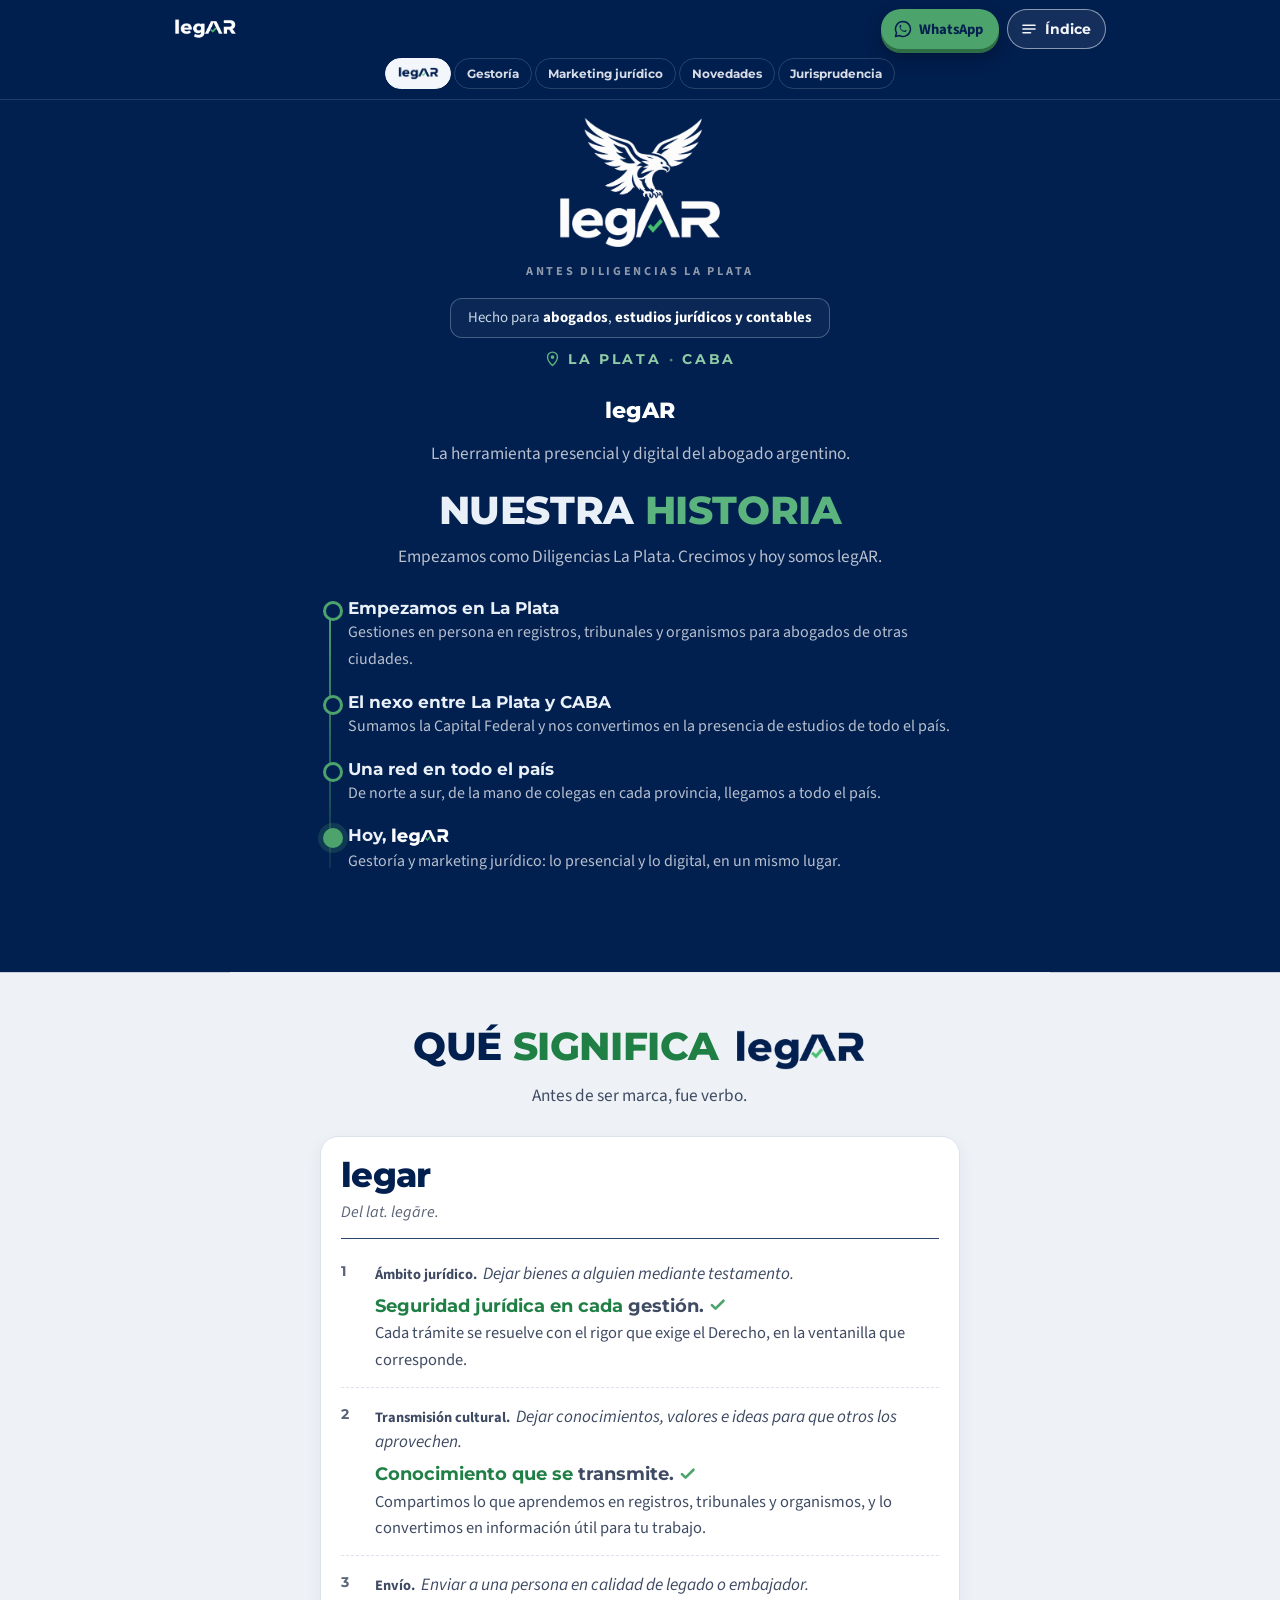
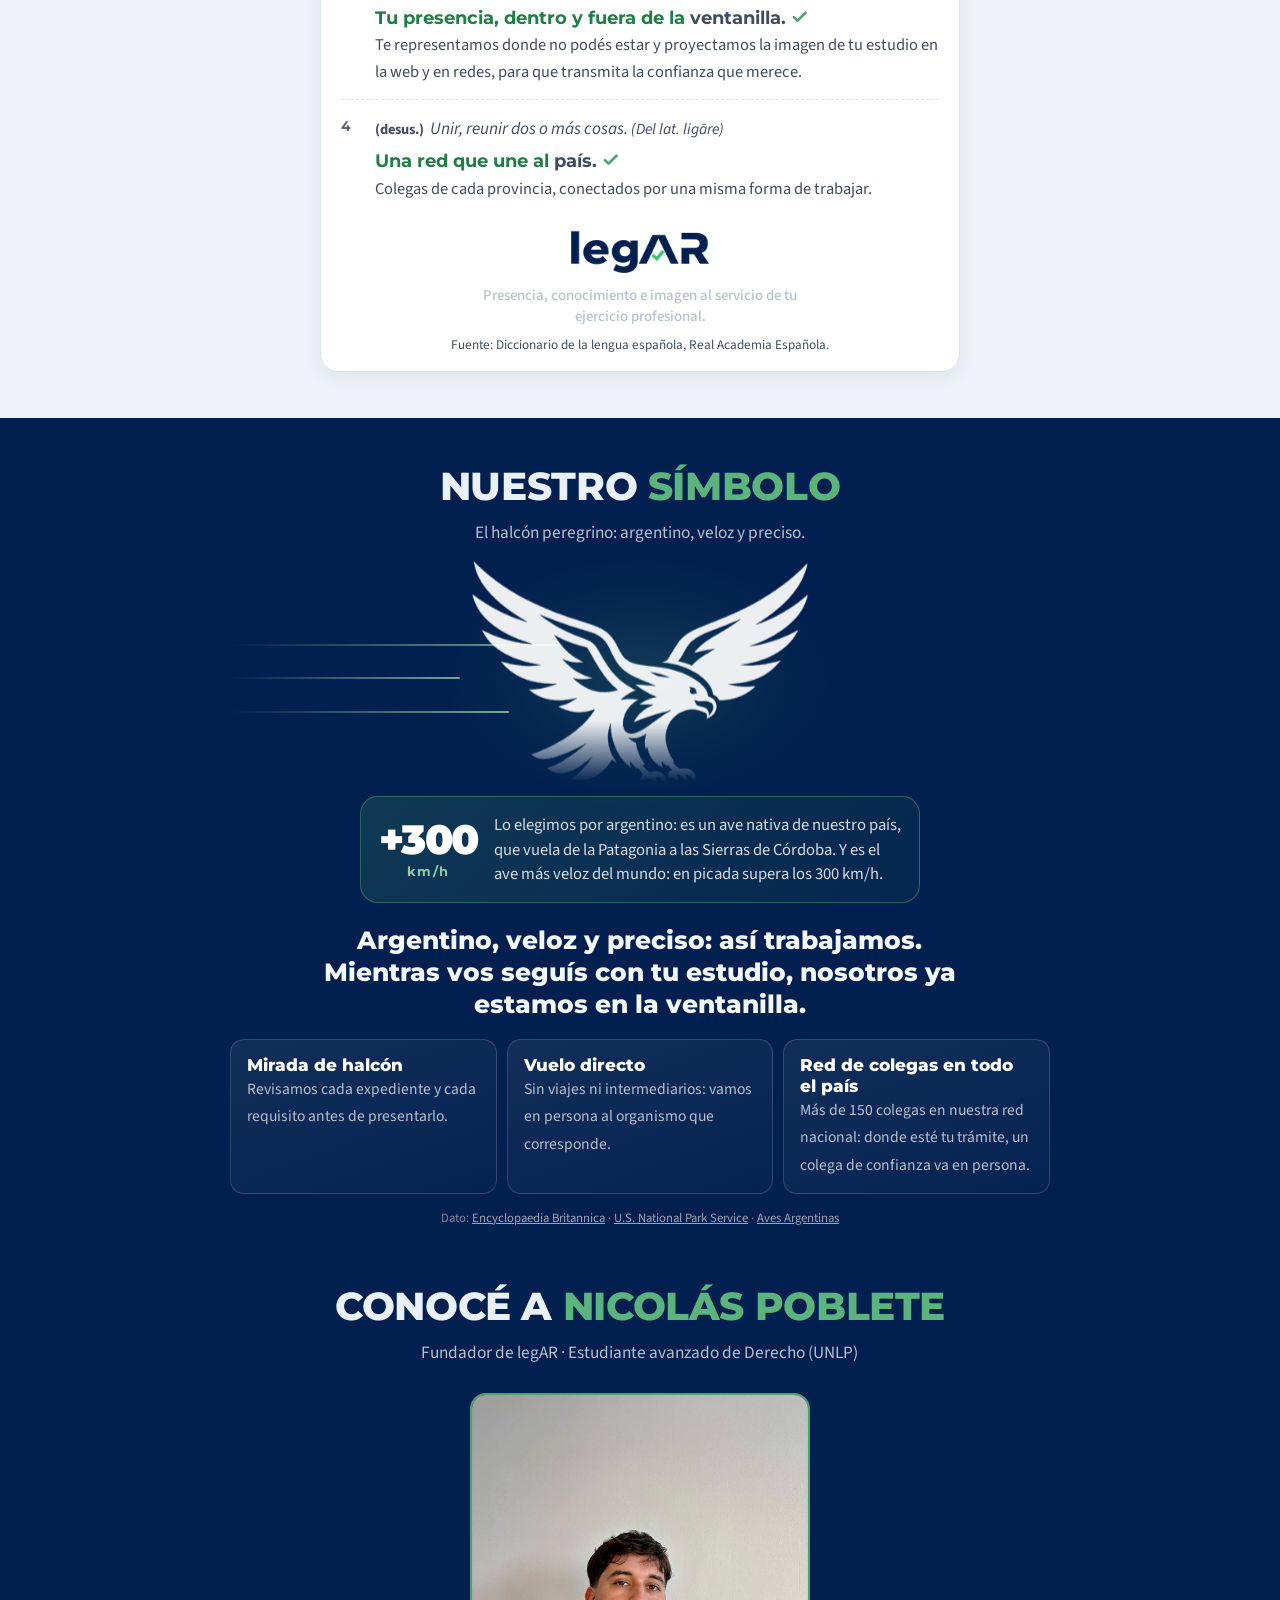
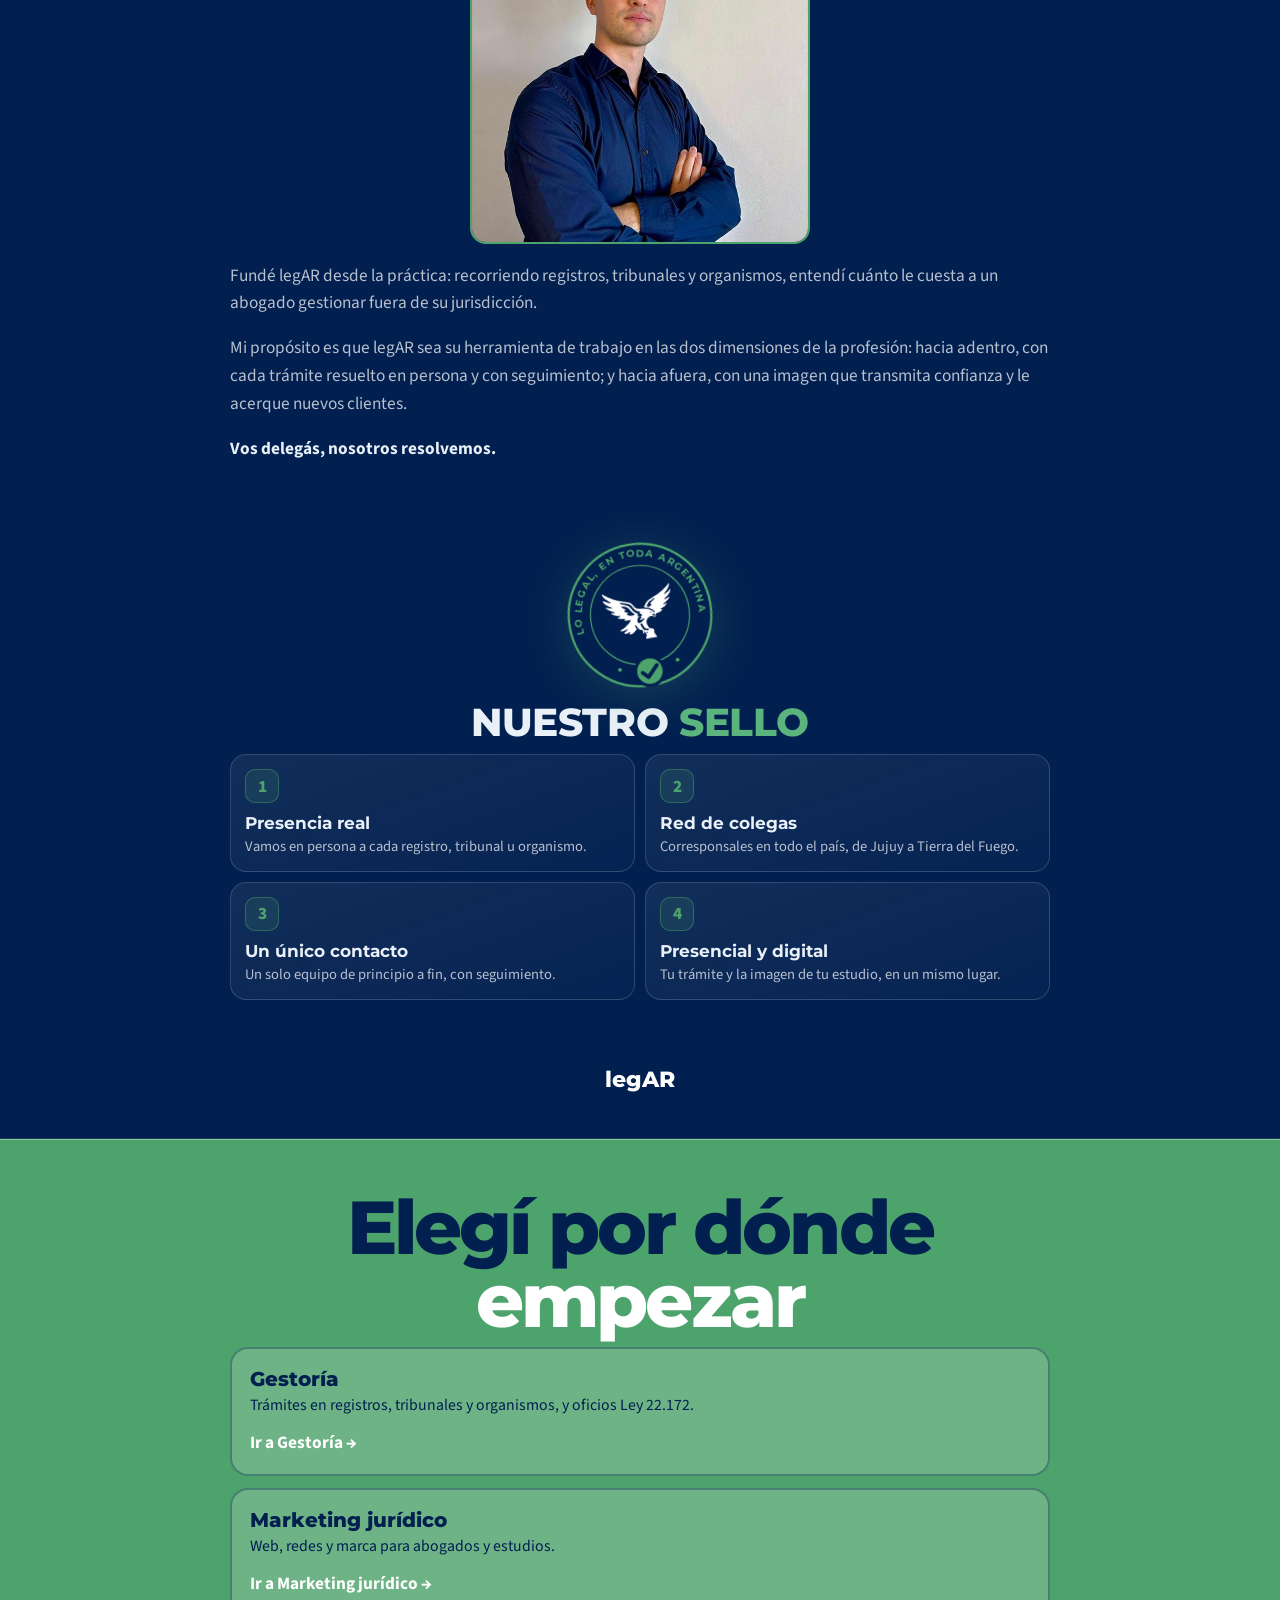
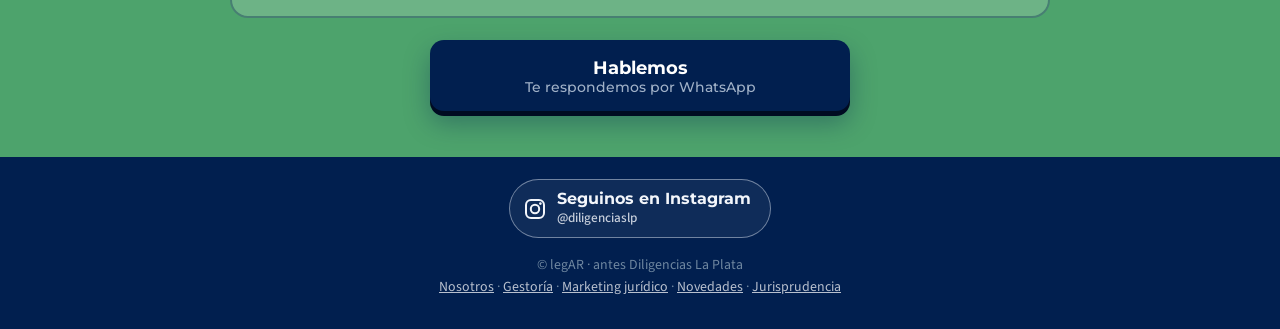
<file: index.html>
<!DOCTYPE html>
<html lang="es"><head><meta charset="utf-8"><meta name="viewport" content="width=device-width, initial-scale=1, viewport-fit=cover">
<title>legAR · Lo legal, en toda Argentina</title><meta name="description" content="Quiénes somos: de Diligencias La Plata a legAR, el nexo presencial y digital de abogados de todo el país."><meta name="theme-color" content="#011F4F">
<link rel="preconnect" href="https://fonts.googleapis.com"><link rel="preconnect" href="https://fonts.gstatic.com" crossorigin>
<link rel="stylesheet" href="https://fonts.googleapis.com/css2?family=Montserrat:wght@500;600;700;800&family=Source+Sans+3:wght@400;500;600;700&display=swap">
<link rel="icon" type="image/png" sizes="32x32" href="favicon-32.png"><link rel="apple-touch-icon" href="apple-touch-icon.png">
<style>
:root{--bg:#011F4F;--sf:#142e5a;--line:#2d446c;--fg:#e9f0f8;--mut:#B8C0CE;--g:#4DA36C;--ink:#011F4F;color-scheme:dark;box-sizing:border-box;padding-top:env(safe-area-inset-top,0px);padding-bottom:env(safe-area-inset-bottom,0px)}
*{box-sizing:border-box}
html{scroll-behavior:smooth;font-size:106%}
body{margin:0;background:var(--bg);color:var(--fg);font:400 1.02rem/1.6 "Source Sans 3",system-ui,-apple-system,"Segoe UI",sans-serif;background-image:radial-gradient(ellipse 80% 40% at 50% 0,#284069 0,transparent 70%);background-repeat:no-repeat}
h1,h2,h3{font-family:Montserrat,system-ui,sans-serif;margin:0;line-height:1.12}
.c{max-width:620px;margin:0 auto;padding:0 20px}@media (max-width:600px){.c{padding:0 40px}}
section{padding:46px 0}
h2{font-size:clamp(1.6rem,6vw,2.1rem);text-align:center;margin-bottom:10px}
.sub{color:var(--mut);text-align:center;margin:0 auto 26px;max-width:30em}
mark{background:none;color:var(--g);padding:0}
:focus-visible{outline:3px solid var(--g);outline-offset:3px}
.top{text-align:center;padding-top:26px}
.logo{display:inline-flex;align-items:center;gap:9px;font:700 1.7rem Montserrat,system-ui,sans-serif}
.logo b{color:var(--g)}
.chip{display:inline-block;border:1px solid var(--line);background:var(--sf);border-radius:99px;padding:.35rem .95rem;font-size:.85rem;color:var(--mut)}
.top .chip{margin:18px 0 22px;border-radius:16px;line-height:1.35}.lg{display:block;margin:0 auto;width:min(140px,38vw);height:auto}.lk{display:block;margin:16px auto 0;background:none;border:0;color:#fff;font:600 .95rem "Source Sans 3",system-ui,sans-serif;text-decoration:underline;text-decoration-color:var(--g);text-decoration-thickness:2px;text-underline-offset:5px;cursor:pointer}.fab{position:fixed;left:50%;transform:translateX(-50%);bottom:calc(16px + env(safe-area-inset-bottom,0px));z-index:10;display:inline-flex;align-items:center;gap:9px;background:var(--g);color:var(--ink);border:0;border-radius:99px;padding:.8rem 1.3rem;font:700 1rem "Source Sans 3",system-ui,sans-serif;white-space:nowrap;cursor:pointer;box-shadow:0 6px 22px rgba(0,0,0,.45),0 0 26px rgba(77,163,108,.35);transition:opacity .25s,transform .25s}.fab svg{width:22px;height:22px;flex:none}.fab.h{opacity:0;pointer-events:none;transform:translate(-50%,20px)}.me{display:block;width:100%;max-width:340px;aspect-ratio:4/5;object-fit:cover;object-position:50% 20%;margin:0 auto 18px;border:2px solid var(--g);border-radius:12px}.rv{display:none;width:100%;aspect-ratio:16/9;background:#000;border:2px solid var(--g);border-radius:12px;margin-bottom:10px}
h1{font-size:clamp(1.95rem,8vw,2.8rem);text-align:center;letter-spacing:-.01em}
.top p{text-align:center;color:var(--mut);margin:14px auto 0;max-width:27em}
.btn{display:block;width:100%;max-width:420px;margin:0 auto;background:var(--g);color:var(--ink);border:0;border-radius:12px;padding:.95rem 1.2rem;font:700 1.08rem "Source Sans 3",system-ui,sans-serif;text-align:center;text-decoration:none;cursor:pointer;box-shadow:0 0 28px rgba(77,163,108,.28)}
.btn small{display:block;font-weight:500;font-size:.8rem;opacity:.8}
.btn:hover{filter:brightness(1.06)}
.chips{display:flex;flex-wrap:wrap;gap:8px;justify-content:center;margin-top:20px}
svg.mp{display:block;width:100%;height:auto;max-height:68vh;margin:0 auto}
.pr{fill:#203963;stroke:#5589c2;stroke-width:.9;vector-effect:non-scaling-stroke;stroke-linejoin:round;cursor:pointer;transition:fill .2s}.pr:hover{fill:#1a5560}.pr.on{fill:#176260;stroke:#4DA36C}
#g{transform-origin:0 0;transition:transform .9s ease}.pl2{fill:#c3d2e4;font:600 calc(13px*var(--f,1))/1 "Source Sans 3",system-ui,sans-serif;pointer-events:none;paint-order:stroke;stroke:#011F4F;stroke-width:calc(3.4px*var(--f,1));stroke-linejoin:round}.zp .pr:not(.on)+*{}
.m{cursor:pointer}
.m>g{transform:scale(var(--i,1));transition:transform .9s ease}
.m .hit{fill:transparent}
.m path{fill:none;stroke:#4DA36C;stroke-width:2;stroke-linecap:round;stroke-linejoin:round}
.zo .m:not(.lp){opacity:.3}
.ring{fill:none;stroke:#4DA36C;stroke-width:2;animation:p 2s ease-out infinite;transform-box:fill-box;transform-origin:center}
@keyframes p{from{transform:scale(1);opacity:.9}to{transform:scale(2.3);opacity:0}}
.pn{background:var(--sf);border:1px solid var(--line);border-radius:14px;padding:18px 18px 20px;margin:6px 0 24px}
.pn h3{font-size:1.3rem;margin-bottom:6px}.pn p{margin:0;color:var(--mut)}
.zx{display:none;margin-top:16px}
.zo .zx{display:block}
.pl{display:flex;flex-wrap:wrap;gap:8px;margin-bottom:14px}
.pl button{background:var(--bg);color:var(--fg);border:1px solid var(--line);border-radius:99px;padding:.4rem .9rem;font:500 .88rem "Source Sans 3",system-ui,sans-serif;cursor:pointer}
.pl button[aria-pressed=true]{background:var(--g);color:var(--ink);border-color:var(--g)}
.vd{aspect-ratio:16/9;border:2px solid var(--g);border-radius:12px;background:linear-gradient(135deg,#0b2a4d,#071a31);display:grid;place-items:center;text-align:center;padding:12px;color:var(--mut);font-size:.9rem}
.vd i{display:block;width:46px;height:46px;border-radius:50%;background:var(--g);margin:0 auto 8px;position:relative}
.vd i:after{content:"";position:absolute;left:18px;top:13px;border-left:15px solid var(--ink);border-top:10px solid transparent;border-bottom:10px solid transparent}
#bk{display:none;margin-top:14px;background:none;border:1px solid var(--line);color:var(--fg);border-radius:8px;padding:.5rem 1rem;font:inherit;cursor:pointer}
.zo #bk,.zp #bk{display:inline-block}#mg{position:relative}#mw2{position:relative}.zp #pt,.zp #px{display:none}#ov{position:absolute;left:10px;right:10px;bottom:10px;z-index:5;background:rgba(2,18,48,.94);border:1px solid var(--line);border-radius:12px;padding:10px 14px;box-shadow:0 4px 18px rgba(0,0,0,.5)}#ov[hidden]{display:none}.oc{display:inline-block;margin-top:8px;background:linear-gradient(135deg,#4DA36C,#4DA36C);color:#011F4F;border-radius:99px;padding:.5rem 1rem;font:700 .88rem "Source Sans 3",system-ui,sans-serif;text-decoration:none}.oc[hidden]{display:none}#ov h4{margin:0 0 3px;font:700 1.02rem Montserrat,system-ui,sans-serif;color:#fff}#ov p{margin:0;font-size:.88rem;line-height:1.4;color:var(--mut)}#bk2{display:none;position:absolute;left:30px;top:8px;z-index:6;background:rgba(2,18,48,.88);color:#fff;border:1px solid var(--line);border-radius:99px;padding:.5rem 1rem;font:600 .92rem "Source Sans 3",system-ui,sans-serif;cursor:pointer;box-shadow:0 2px 10px rgba(0,0,0,.4)}.zo #bk2,.zp #bk2{display:block}
.sv div{border:1px solid var(--line);background:var(--sf);border-radius:12px;padding:15px 18px;margin-bottom:10px}
.sv h3{font-size:1.12rem;margin-bottom:2px}.tag{display:inline-block;vertical-align:middle;margin-left:8px;background:var(--g);color:var(--ink);border-radius:99px;padding:.1rem .6rem;font:700 .72rem "Source Sans 3",system-ui,sans-serif}.sv p{margin:0;color:var(--mut);font-size:.95rem}
ol{list-style:none;counter-reset:s;padding:0;margin:0 0 28px}
ol li{counter-increment:s;display:grid;grid-template-columns:44px 1fr;gap:4px 14px;padding:14px 0;border-bottom:1px solid var(--line)}
ol li:before{content:counter(s);grid-row:span 2;width:40px;height:40px;border-radius:50%;background:var(--g);color:var(--ink);font:700 1.2rem Montserrat,system-ui,sans-serif;display:grid;place-items:center}
ol b{font-size:1.05rem}ol span{color:var(--mut);font-size:.95rem}
.ph{aspect-ratio:4/3;border:2px solid var(--g);border-radius:12px;background:repeating-linear-gradient(135deg,#59616b 0 2px,#3b424b 2px 10px);display:grid;place-items:end start;padding:12px;color:#fff;font-size:.85rem;margin-bottom:16px}
.ab p{color:var(--mut);margin:0 0 12px}
details{border:1px solid var(--line);border-radius:12px;margin-bottom:10px;background:var(--sf);overflow:hidden}
summary{cursor:pointer;font-weight:600;padding:14px 18px}
details[open] summary{background:var(--g);color:var(--ink)}
details p{margin:0;padding:14px 18px;color:var(--mut);font-size:.95rem}
.ct{text-align:center}
.ct .l{display:flex;flex-direction:column;gap:14px;margin-top:24px}.ct .l a{display:inline-flex;align-items:center;justify-content:center;gap:10px;color:#fff;font-weight:600;text-decoration:none}.ct .l a:hover{color:var(--g)}.ct .l svg{width:24px;height:24px;flex:none}
footer{text-align:center;color:#6f87a0;font-size:.82rem;padding:22px 0 30px}
.md{position:fixed;inset:0;background:rgba(2,8,16,.78);display:grid;place-items:center;padding:20px;z-index:20}
.md[hidden]{display:none}
.bx{position:relative;background:#fff;color:#0b1b2e;border-radius:14px;width:100%;max-width:420px;overflow:hidden}
.bx .in{padding:34px 24px 22px}
.bx h3{font-size:1.35rem;margin-bottom:16px;padding-right:20px}
.x{position:absolute;right:10px;top:6px;background:none;border:0;font-size:1.8rem;line-height:1;cursor:pointer;color:#55687c}
.o{display:flex;flex-wrap:wrap;gap:8px}
.o button{border:1px solid #c5d0dc;background:#f2f5f8;color:#0b1b2e;border-radius:99px;padding:.5rem .95rem;font:500 .95rem "Source Sans 3",system-ui,sans-serif;cursor:pointer}
.o button[aria-pressed=true]{background:#1f7a43;border-color:#1f7a43;color:#fff}
.bx input,.bx select{width:100%;padding:.75rem;border:1px solid #b6c3d1;border-radius:8px;font:inherit;background:#fff;color:#0b1b2e}
.er{color:#b3261e;font-size:.88rem;min-height:1.3em;margin:8px 0 0}
.ft{display:flex;align-items:center;justify-content:space-between;background:var(--g);color:var(--ink);font-weight:700}
.ft span{padding:0 24px}
.ft button{background:none;border:0;color:var(--ink);font:700 1.1rem "Source Sans 3",system-ui,sans-serif;padding:16px 24px;cursor:pointer}
.v3{display:none;position:relative;height:min(66vh,540px);min-height:380px;border:1px solid var(--line);border-radius:14px;overflow:hidden;background:#011F4F;margin-bottom:8px}
.zo .v3{display:block}.zo svg.mp{display:none}
.v3{touch-action:none;cursor:grab}.v3 svg#cm{position:absolute;inset:0;width:100%;height:100%;display:block}.v3 canvas{position:absolute;inset:0;display:block;width:100%;height:100%;pointer-events:none}.chit{position:absolute;left:0;top:0;background:none;border:0;padding:0;margin:0;pointer-events:auto;cursor:pointer}.chit svg{width:100%;height:100%;display:block;transition:opacity .2s}
#lb{position:absolute;inset:0;pointer-events:none;overflow:hidden}
.pin{position:absolute;left:0;top:0;display:flex;align-items:center;gap:6px;background:none;border:0;padding:0;cursor:pointer;color:#202124;font:600 .78rem "Source Sans 3",system-ui,sans-serif;pointer-events:auto;white-space:nowrap}
.pin i{width:15px;height:15px;border-radius:50%;background:var(--c);border:2px solid #fff;box-shadow:0 1px 5px rgba(0,0,0,.5);flex:none}
.pin{flex-direction:column-reverse;gap:2px}.pin span{display:none;background:none;border:0;padding:0;font:600 .7rem "Source Sans 3",system-ui,sans-serif;color:#fff;text-shadow:0 0 3px #011F4F,0 0 3px #011F4F,0 0 6px #011F4F;pointer-events:none}.pin.cat i{border-color:#4DA36C}.pin.sel span{font-size:.8rem}
.pin.gz span{font-size:.84rem;padding:.32rem .8rem;box-shadow:0 2px 10px rgba(0,0,0,.45)}.pin.gz i{width:19px;height:19px}.pin.s span{display:inline-block}.pin.d{opacity:.3}.pin.sel i{transform:scale(1.35)}
.cmp{position:absolute;right:10px;top:10px;width:40px;height:40px;border-radius:50%;background:rgba(2,18,48,.72);border:1px solid var(--line);pointer-events:none}.cmp i{transform:rotate(45deg)}
.cmp i{position:absolute;inset:3px;display:block}
.cmp i:before{content:"";position:absolute;left:50%;top:0;transform:translateX(-50%);border-left:5px solid transparent;border-right:5px solid transparent;border-bottom:12px solid #ea4335}
.cmp b{position:absolute;left:0;right:0;bottom:3px;text-align:center;font:700 .6rem "Source Sans 3",system-ui,sans-serif;color:#e9f0f8}
.ld{position:absolute;left:0;right:0;top:44%;text-align:center;color:var(--mut);padding:0 22px;display:none}
.hint{position:absolute;left:10px;bottom:10px;font-size:.74rem;color:var(--mut);pointer-events:none;background:rgba(2,18,48,.7);padding:.2rem .65rem;border-radius:99px}
.pl button:before{content:"";display:inline-block;width:8px;height:8px;border-radius:50%;background:var(--c,var(--g));margin-right:7px}
.pl button[aria-pressed=true]{background:var(--c,var(--g));border-color:var(--c,var(--g));color:var(--ink)}
.pl button[aria-pressed=true]:before{background:var(--ink)}
#bl{margin-top:-4px}
#cd{background:var(--bg);border:1px solid var(--line);border-radius:12px;padding:14px 16px;margin-top:10px}
#cd[hidden]{display:none}
#cd h4{font:700 1.15rem Montserrat,system-ui,sans-serif;margin:0 0 6px}#cd p{margin:0 0 10px}
.sm{font-size:.8rem;color:var(--mut)}
.m.cap>g>.hit{fill:rgba(77,163,108,.28);stroke:#4DA36C;stroke-width:1.6;animation:p 1.5s ease-out infinite;transform-box:fill-box;transform-origin:center}.pgo{display:inline-block;margin:12px 8px 0 0;background:linear-gradient(135deg,#4DA36C,#4DA36C);color:#011F4F;border:0;border-radius:99px;padding:.6rem 1.1rem;font:700 .95rem "Source Sans 3",system-ui,sans-serif;cursor:pointer;box-shadow:0 6px 20px rgba(77,163,108,.35)}.zp .pgo{display:none}
@media(prefers-reduced-motion:reduce){#g,.m>g{transition:none}.ring{animation:none}html{scroll-behavior:auto}}

/* ===== estilo v2: degradés, recuadros resaltados, franjas de luz ===== */
:root{--g2:#4DA36C;--b2:#1d4fd8;--bg2:#011a42}
body{background:linear-gradient(180deg,#072A5F 0,#011F4F 38%,#011a42 100%) fixed;background-image:radial-gradient(ellipse 90% 45% at 50% -4%,rgba(77,163,108,.20) 0,transparent 70%),radial-gradient(ellipse 70% 40% at 100% 30%,rgba(29,79,216,.28) 0,transparent 70%),linear-gradient(180deg,#072A5F 0,#011F4F 40%,#011a42 100%);background-attachment:scroll}
h1,h2{letter-spacing:-.015em}
h1{font-weight:700}
h2{font:800 clamp(1.7rem,7.2vw,2.3rem)/1.15 "Source Sans 3",system-ui,sans-serif;text-transform:uppercase;letter-spacing:-.01em}
.hl{display:inline-block;background:linear-gradient(135deg,var(--g) 0,var(--g2) 100%);color:#011F4F;padding:.02em .32em .06em;border-radius:8px;transform:rotate(-1.6deg);box-shadow:0 6px 22px rgba(77,163,108,.35);font-style:italic;font-weight:800;-webkit-box-decoration-break:clone;box-decoration-break:clone}
h1 .hl{font-family:Montserrat,system-ui,sans-serif;font-weight:700;background:none;box-shadow:none;transform:none;padding:0;border-radius:0;color:var(--g2)}
mark{background:none}
.top .chip{background:rgba(255,255,255,.04);border:1px solid rgba(157,178,200,.4);border-radius:12px;color:#c9d6e6;font-size:.88rem;padding:.55rem 1rem}
.top .chip b{color:#fff;font-weight:700}
.top .btn{margin-top:26px}
.pills{list-style:none;padding:0;margin:28px 0 0;display:flex;flex-direction:column;gap:10px;align-items:center}
.pills li{display:inline-flex;align-items:center;gap:10px;background:rgba(255,255,255,.06);border:1px solid rgba(157,178,200,.18);border-radius:99px;padding:.55rem 1.1rem;font-size:.95rem;color:#e3ecf7;backdrop-filter:blur(4px)}
.pills li:before{content:"";width:14px;height:14px;border-radius:4px;border:2px solid var(--g);background:radial-gradient(circle,var(--g) 0 28%,transparent 32%);flex:none}
.btn{background:linear-gradient(135deg,#4DA36C 0,#4DA36C 55%,#4DA36C 100%);border-radius:14px;box-shadow:0 8px 30px rgba(77,163,108,.38),inset 0 1px 0 rgba(255,255,255,.35);transition:transform .2s,box-shadow .2s}
.btn:hover{transform:translateY(-2px);box-shadow:0 12px 36px rgba(77,163,108,.5),inset 0 1px 0 rgba(255,255,255,.4)}
.fab{background:linear-gradient(135deg,#4DA36C,#4DA36C)}
/* franja de luz entre secciones */
.gb{height:84px;margin-top:34px;background:linear-gradient(180deg,rgba(77,163,108,0) 0,rgba(77,163,108,.10) 45%,rgba(77,163,108,.42) 100%);border-bottom:3px solid var(--g2);box-shadow:0 10px 36px rgba(77,163,108,.5),0 2px 0 rgba(77,163,108,.6)}
.gb.b{background:linear-gradient(180deg,rgba(29,79,216,0) 0,rgba(29,79,216,.14) 45%,rgba(54,150,255,.46) 100%);border-bottom-color:#6bb0ff;box-shadow:0 10px 36px rgba(54,150,255,.5),0 2px 0 rgba(150,200,255,.6)}
hr.ds{border:0;border-top:1px dashed rgba(255,255,255,.22);margin:12px auto;max-width:620px;width:calc(100% - 40px)}
/* tarjetas */
.pn{background:linear-gradient(160deg,rgba(255,255,255,.07),rgba(255,255,255,.02));border:1px solid rgba(77,163,108,.55);box-shadow:0 0 0 1px rgba(77,163,108,.12),0 14px 40px rgba(0,0,0,.35),0 0 38px rgba(77,163,108,.18);border-radius:16px}
.pn h3{font-family:"Source Sans 3",system-ui,sans-serif;font-style:italic;font-weight:800}
.v3{border:2px solid var(--g);border-radius:16px;box-shadow:0 0 0 1px rgba(77,163,108,.15),0 0 40px rgba(77,163,108,.22)}
#mw2{border-radius:16px}
.sv{display:grid;gap:12px}
.sv div{display:grid;grid-template-columns:46px 1fr;gap:2px 14px;align-items:center;margin:0;background:linear-gradient(160deg,rgba(255,255,255,.08),rgba(255,255,255,.025));border:1px solid rgba(157,178,200,.22);border-radius:16px;padding:16px 18px;transition:border-color .25s,transform .25s,box-shadow .25s}
.sv div:hover{border-color:rgba(77,163,108,.7);transform:translateY(-2px);box-shadow:0 10px 30px rgba(77,163,108,.15)}
.sv div:before{content:"";grid-row:span 2;width:46px;height:46px;border-radius:14px;border:1px solid rgba(77,163,108,.5);background:linear-gradient(135deg,rgba(77,163,108,.32),rgba(77,163,108,.06)),url("data:image/svg+xml,%3Csvg xmlns='http://www.w3.org/2000/svg' viewBox='0 0 24 24' fill='none' stroke='%237bf0b4' stroke-width='1.8' stroke-linecap='round' stroke-linejoin='round'%3E%3Cpath d='M7 3h7l5 5v13H7z'/%3E%3Cpath d='M14 3v5h5M10 13l2 2 3.5-4'/%3E%3C/svg%3E") center/22px no-repeat}
.sv h3{font-family:"Source Sans 3",system-ui,sans-serif;font-weight:700;font-size:1.08rem}
.sv div:first-child{background:linear-gradient(135deg,#4DA36C,#4DA36C);border-color:transparent;color:#011F4F}
.sv div:first-child p{color:#011F4F}.sv div:first-child:before{border-color:rgba(4,33,15,.35);background:linear-gradient(rgba(4,33,15,.12),rgba(4,33,15,.12)),url("data:image/svg+xml,%3Csvg xmlns='http://www.w3.org/2000/svg' viewBox='0 0 24 24' fill='none' stroke='%2304210f' stroke-width='1.8' stroke-linecap='round' stroke-linejoin='round'%3E%3Cpath d='M7 3h7l5 5v13H7z'/%3E%3Cpath d='M14 3v5h5M10 13l2 2 3.5-4'/%3E%3C/svg%3E") center/22px no-repeat}
.sv div:first-child .tag{background:#011F4F;color:var(--g2)}
/* vs */
.vs .cmpb{display:grid;gap:14px;margin-top:22px}
.vs .cb1,.vs .cb2{border-radius:18px;padding:20px 20px 18px}
.vs .cb1{background:linear-gradient(160deg,rgba(255,255,255,.07),rgba(255,255,255,.02));border:1px solid rgba(157,178,200,.25)}
.vs .cb2{background:linear-gradient(135deg,#4DA36C 0,#4DA36C 60%,#4DA36C 100%);color:#011F4F;box-shadow:0 14px 44px rgba(77,163,108,.35)}
.vs h3{font:800 1.2rem "Source Sans 3",system-ui,sans-serif;margin-bottom:10px;display:flex;align-items:center;gap:10px}
.vs h3 i{width:34px;height:34px;border-radius:50%;display:grid;place-items:center;font-style:normal;font-size:1rem}
.vs .cb1 h3 i{background:rgba(255,120,120,.16);color:#ff9a9a;border:1px solid rgba(255,120,120,.4)}
.vs .cb2 h3 i{background:rgba(4,33,15,.14);color:#011F4F;border:1px solid rgba(4,33,15,.4)}
.vs ul{margin:0;padding-left:1.15rem;display:grid;gap:7px;font-size:.96rem}
.vs .cb1 li{color:var(--mut)}.vs .cb2 b{font-weight:700}
/* pasos */
ol{display:grid;gap:12px;margin-bottom:26px}
ol li{border:1px solid rgba(157,178,200,.22);background:linear-gradient(160deg,rgba(255,255,255,.07),rgba(255,255,255,.02));border-radius:16px;padding:16px 18px;position:relative;overflow:hidden}
ol li:after{content:"";position:absolute;left:0;top:0;bottom:0;width:4px;background:linear-gradient(180deg,var(--g2),var(--g))}
ol li:before{background:linear-gradient(135deg,var(--g),var(--g2));border-radius:12px;font-family:"Source Sans 3",system-ui,sans-serif;font-style:italic;font-weight:800;box-shadow:0 6px 18px rgba(77,163,108,.35)}
/* about */
.me{border:2px solid var(--g);border-radius:16px;box-shadow:0 0 0 4px rgba(77,163,108,.14),0 18px 50px rgba(0,0,0,.45),0 0 44px rgba(77,163,108,.22)}
/* FAQ */
.faq .big{font:800 clamp(5rem,30vw,8.5rem)/.9 "Source Sans 3",system-ui,sans-serif;text-align:center;background:linear-gradient(180deg,var(--g2) 0,var(--g) 40%,rgba(77,163,108,0) 100%);-webkit-background-clip:text;background-clip:text;color:transparent;-webkit-text-fill-color:transparent;margin:0 0 6px;letter-spacing:-.02em}
details{background:linear-gradient(160deg,rgba(255,255,255,.07),rgba(255,255,255,.02));border:1px solid rgba(157,178,200,.25);border-radius:14px;transition:border-color .25s}
details:hover{border-color:rgba(77,163,108,.6)}
summary{list-style:none;display:flex;justify-content:space-between;align-items:center;gap:12px}
summary::-webkit-details-marker{display:none}
summary:after{content:"";width:9px;height:9px;border-right:2px solid currentColor;border-bottom:2px solid currentColor;transform:rotate(45deg);transition:transform .25s;flex:none;margin-top:-4px}
details[open] summary{background:linear-gradient(135deg,var(--g),var(--g2))}
details[open] summary:after{transform:rotate(-135deg);margin-top:4px}
/* contacto */
.ct .btn{max-width:360px}
/* entrada al hacer scroll */
html.js .rev{opacity:0;transform:translateY(24px);transition:opacity .7s ease,transform .7s ease}
html.js .rev.in{opacity:1;transform:none}
@media (prefers-reduced-motion:reduce){html.js .rev{opacity:1;transform:none;transition:none}.btn,.sv div{transition:none}}
@media(min-width:640px){.vs .cmpb{grid-template-columns:1fr 1fr}}

.bub{position:relative;height:min(105vw,420px);margin:26px auto 0;max-width:460px;touch-action:pan-y;border-radius:22px;background:radial-gradient(ellipse 70% 60% at 50% 50%,rgba(77,163,108,.10),transparent 72%)}
.bb{position:absolute;left:0;top:0;display:grid;place-items:center;border-radius:50%;text-align:center;color:#fff;font:700 .76rem/1.18 "Source Sans 3",system-ui,sans-serif;cursor:grab;touch-action:none;user-select:none;-webkit-user-select:none;border:1.5px solid rgba(77,163,108,.85);background:radial-gradient(circle at 32% 28%,rgba(77,163,108,.55) 0,rgba(77,163,108,.28) 38%,rgba(2,24,66,.55) 100%);box-shadow:0 0 26px rgba(77,163,108,.28),inset 0 0 18px rgba(77,163,108,.18);padding:0;will-change:transform;-webkit-tap-highlight-color:transparent}
.bb em{font-style:normal;padding:0 10%;pointer-events:none;text-shadow:0 1px 6px rgba(1,15,46,.9)}
.bb.tr{border-color:rgba(120,170,255,.75);background:radial-gradient(circle at 32% 28%,rgba(150,195,255,.5) 0,rgba(60,120,240,.24) 40%,rgba(2,24,66,.55) 100%);box-shadow:0 0 24px rgba(70,140,255,.3),inset 0 0 18px rgba(150,195,255,.16);font-weight:600;color:#e6f0ff;cursor:grab}
.bb.dr{cursor:grabbing;z-index:3;filter:brightness(1.12)}
.bb:focus-visible{outline:3px solid #fff;outline-offset:3px}
.orb{position:absolute;inset:-15%;border:1px solid rgba(77,163,108,.5);border-radius:50%;transform:rotate(var(--a,0deg)) scaleY(.36);pointer-events:none}
.bb.tr .orb{border-color:rgba(150,195,255,.5)}
.orb b{position:absolute;inset:0;animation:orbs 6s linear infinite}
.orb b:after{content:"";position:absolute;left:50%;top:-4px;margin-left:-4px;width:8px;height:8px;border-radius:50%;background:#4DA36C;box-shadow:0 0 10px 2px rgba(77,163,108,.9)}
.bb.tr .orb b:after{background:#a9ccff;box-shadow:0 0 10px 2px rgba(110,170,255,.9)}
.bb:nth-child(even) .orb b{animation-duration:8s;animation-direction:reverse}
@keyframes orbs{to{transform:rotate(360deg)}}
.bh{font-size:.82rem;color:var(--mut);margin:10px 0 0;text-align:center}
@media (prefers-reduced-motion:reduce){.orb b{animation:none}}

.sv2{display:grid;gap:12px}
details.cat{border-radius:16px;padding:0;background:linear-gradient(160deg,rgba(255,255,255,.08),rgba(255,255,255,.025));border:1px solid rgba(157,178,200,.25);overflow:hidden}
details.cat summary{padding:14px 16px;display:flex;align-items:center;gap:14px;font-weight:400}
details.cat[open]{border-color:rgba(77,163,108,.7);box-shadow:0 10px 32px rgba(77,163,108,.16)}
details.cat[open] summary{background:linear-gradient(135deg,rgba(77,163,108,.28),rgba(77,163,108,.06));color:var(--fg)}
details.cat summary:after{margin-left:auto}
.ci{width:46px;height:46px;border-radius:14px;border:1px solid rgba(77,163,108,.5);flex:none;background:linear-gradient(135deg,rgba(77,163,108,.32),rgba(77,163,108,.06)),url("data:image/svg+xml,%3Csvg xmlns='http://www.w3.org/2000/svg' viewBox='0 0 24 24' fill='none' stroke='%237bf0b4' stroke-width='1.8' stroke-linecap='round' stroke-linejoin='round'%3E%3Cpath d='M7 3h7l5 5v13H7z'/%3E%3Cpath d='M14 3v5h5M10 13l2 2 3.5-4'/%3E%3C/svg%3E") center/22px no-repeat}
.ct2{display:grid;gap:1px;min-width:0}.ct2 b{font:700 1.08rem "Source Sans 3",system-ui,sans-serif;color:#fff}.ct2 small{color:var(--mut);font-size:.88rem}
.tg{font-style:normal;margin-left:8px;background:linear-gradient(135deg,var(--g),var(--g2));color:#011F4F;border-radius:99px;padding:.1rem .6rem;font:700 .7rem "Source Sans 3",system-ui,sans-serif;vertical-align:middle}
.cin{padding:4px 16px 18px}.cin p{margin:8px 0 12px;padding:0;color:var(--mut);font-size:.95rem}
.sc{display:flex;flex-wrap:wrap;gap:8px;margin-bottom:16px}
.sb{background:rgba(255,255,255,.07);border:1px solid rgba(157,178,200,.35);color:#fff;border-radius:99px;padding:.5rem .95rem;font:600 .9rem "Source Sans 3",system-ui,sans-serif;cursor:pointer;transition:background .2s,border-color .2s,transform .2s}
.sb:hover{border-color:var(--g);background:rgba(77,163,108,.18);transform:translateY(-1px)}
.sb i{font-style:normal;margin-left:8px;background:var(--g);color:#011F4F;border-radius:99px;padding:.05rem .5rem;font-size:.68rem;font-weight:700}
.go2{max-width:none;font-size:1rem;padding:.8rem 1rem}

.bn{list-style:none;padding:0;margin:0 0 22px;display:grid;gap:10px}
.bn li{display:flex;align-items:center;gap:12px;background:linear-gradient(160deg,rgba(255,255,255,.08),rgba(255,255,255,.025));border:1px solid rgba(157,178,200,.22);border-radius:14px;padding:.8rem 1rem;font-weight:600}
.bn li:before{content:"✓";width:26px;height:26px;border-radius:50%;display:grid;place-items:center;background:linear-gradient(135deg,var(--g),var(--g2));color:#011F4F;font-weight:800;flex:none}
.rf{display:grid;gap:14px;background:linear-gradient(160deg,rgba(255,255,255,.07),rgba(255,255,255,.02));border:1px solid rgba(77,163,108,.5);border-radius:18px;padding:20px 18px;box-shadow:0 0 36px rgba(77,163,108,.14)}
.rf label{display:grid;gap:6px;font-weight:600;font-size:.92rem}
.rf input,.rf select{width:100%;padding:.78rem .85rem;border-radius:10px;border:1px solid rgba(157,178,200,.4);background:rgba(2,24,66,.7);color:#fff;font:inherit;font-weight:400}
.rf input:focus,.rf select:focus{outline:2px solid var(--g);border-color:var(--g)}
.rf select option{color:#0b1b2e}.rf textarea{width:100%;padding:.78rem .85rem;border-radius:10px;border:1px solid rgba(157,178,200,.4);background:rgba(2,24,66,.7);color:#fff;font:inherit;font-weight:400;resize:vertical}.rf textarea:focus{outline:2px solid var(--g);border-color:var(--g)}.rf .er.ok{color:var(--g2)}
.rf .er{color:#ff9a9a;margin:0}
.rv.rvp{aspect-ratio:9/16;width:auto;max-width:100%;max-height:62vh;margin:0 auto 10px}.rvl{display:grid;gap:14px;margin-bottom:22px}
.rvc{border:2px solid var(--g);border-radius:18px;padding:18px;background:linear-gradient(160deg,rgba(255,255,255,.08),rgba(255,255,255,.02));box-shadow:0 0 30px rgba(77,163,108,.15)}
.rvc q{display:block;font:700 1.08rem/1.35 "Source Sans 3",system-ui,sans-serif;quotes:"“" "”";margin-bottom:10px}
.rvc span{color:var(--mut);font-size:.9rem}
.rve{border:2px dashed rgba(77,163,108,.55);border-radius:18px;padding:26px 18px;text-align:center;color:var(--mut);background:rgba(77,163,108,.05)}
.rve b{display:block;color:#fff;font:800 1.1rem "Source Sans 3",system-ui,sans-serif;margin-bottom:4px}
.tl{list-style:none;padding:0;margin:16px 0 0;display:flex;flex-wrap:wrap;gap:6px 14px;justify-content:center;font-size:.85rem;color:#c9d6e6}.tl li:before{content:"✓";color:var(--g2);font-weight:800;margin-right:6px}
.ali{position:absolute;right:4px;top:54px;width:98px;height:98px;padding:0 10px;border-radius:50%;display:flex;flex-direction:column;align-items:center;justify-content:center;text-align:center;color:#fff;background:radial-gradient(circle at 32% 28%,rgba(77,163,108,.55),rgba(77,163,108,.22) 55%,rgba(77,163,108,.08));border:1px solid rgba(77,163,108,.55);box-shadow:0 0 26px rgba(77,163,108,.35),inset 0 0 14px rgba(77,163,108,.25);animation:aliF 5s ease-in-out infinite;z-index:3}
.ali b{font:800 1.28rem/1 "Source Sans 3",system-ui,sans-serif;letter-spacing:-.02em}.ali small{font:700 .62rem/1.1 "Source Sans 3",system-ui,sans-serif;letter-spacing:.06em;text-transform:uppercase;color:#bfe9d3;margin-top:3px}
@keyframes aliF{0%,100%{transform:translateY(0)}50%{transform:translateY(-6px)}}@media (prefers-reduced-motion:reduce){.ali{animation:none}}
.lgs{margin:8px 0 0;text-align:center;font:700 .72rem/1 "Source Sans 3",system-ui,sans-serif;letter-spacing:.34em;text-transform:uppercase;color:var(--g2);opacity:.9}

/* ===== legAR · marca 2026 (manual de marca) ===== */
h1,h2,h3,.btn,.hl,.vs h3,.pn h3,.ct2 b,.faq .big{font-family:Montserrat,system-ui,sans-serif}
h1{font-weight:800;letter-spacing:-.02em}
h2{font-weight:800;font-style:normal}
.pn h3,.vs h3,.rvc q,.rve b,.ali b{font-style:normal}
.hl{font-style:normal}
.btn{background:#4DA36C;color:#011F4F;box-shadow:0 8px 24px rgba(77,163,108,.25);font-weight:700}
.btn:hover{box-shadow:0 12px 30px rgba(77,163,108,.35)}
.gb{background:linear-gradient(180deg,rgba(77,163,108,0) 0,rgba(77,163,108,.06) 45%,rgba(77,163,108,.22) 100%);border-bottom:2px solid #4DA36C;box-shadow:none}
.gb.b{background:linear-gradient(180deg,rgba(156,164,180,0) 0,rgba(156,164,180,.06) 45%,rgba(156,164,180,.2) 100%);border-bottom-color:#9CA4B4;box-shadow:none}
.lg{width:min(190px,48vw)}
.lgs{letter-spacing:.22em;color:#9CA4B4}
.doors{display:grid;gap:10px;max-width:420px;margin:26px auto 0}
.btn2{display:block;width:100%;background:transparent;color:#fff;border:2px solid #4DA36C;border-radius:14px;padding:.85rem 1.2rem;font:700 1.05rem Montserrat,system-ui,sans-serif;text-align:center;text-decoration:none;cursor:pointer}
.btn2 small{display:block;font:500 .8rem "Source Sans 3",system-ui,sans-serif;color:#B8C0CE}
.btn2:hover{background:rgba(77,163,108,.1)}
.top .doors .btn{margin-top:0}
/* Al día */
.ad{display:grid;gap:12px}
.adc{border:1px solid rgba(184,192,206,.25);border-radius:16px;padding:16px 18px;background:linear-gradient(160deg,rgba(255,255,255,.07),rgba(255,255,255,.02))}
.adc .og{display:flex;gap:8px;align-items:center;flex-wrap:wrap;font:700 .72rem Montserrat,system-ui,sans-serif;letter-spacing:.08em;text-transform:uppercase;color:#9CA4B4;margin-bottom:8px}
.adc .og span{background:#4DA36C;color:#011F4F;border-radius:6px;padding:.15rem .5rem}
.adc .og span.al{background:#C71A1C;color:#fff}
.adc h3{font:700 1.08rem/1.25 Montserrat,system-ui,sans-serif;margin:0 0 6px}
.adc p{margin:0 0 10px;color:#B8C0CE;font-size:.95rem}
.adc .ln{display:flex;gap:16px;flex-wrap:wrap;font-size:.9rem;font-weight:600}
.adc .ln a{color:#fff;text-decoration:underline;text-decoration-color:#4DA36C;text-underline-offset:4px}
.more{display:block;text-align:center;margin-top:16px;color:#fff;font-weight:600;text-decoration:underline;text-decoration-color:#4DA36C;text-underline-offset:5px}
/* Marketing jurídico compacto */
.mj{display:grid;gap:12px}
.mjc{display:grid;grid-template-columns:46px 1fr;gap:2px 14px;align-items:center;border:1px solid rgba(184,192,206,.25);border-radius:16px;padding:16px 18px;background:linear-gradient(160deg,rgba(255,255,255,.07),rgba(255,255,255,.02))}
.mjc i{grid-row:span 2;width:46px;height:46px;border-radius:14px;border:1px solid rgba(77,163,108,.5);background:rgba(77,163,108,.14);display:grid;place-items:center}
.mjc i svg{width:22px;height:22px}
.mjc b{font:700 1.05rem Montserrat,system-ui,sans-serif}
.mjc span{color:#B8C0CE;font-size:.93rem}
.kick{display:block;text-align:center;font:700 .74rem Montserrat,system-ui,sans-serif;letter-spacing:.2em;color:#4DA36C;margin-bottom:8px}
footer a{color:#B8C0CE}

.hd{display:flex;align-items:center;justify-content:space-between;padding:18px 20px;max-width:620px;margin:0 auto}
.hd img{width:92px;height:auto}.hd a.bk{color:#fff;font-weight:600;text-decoration:underline;text-decoration-color:#4DA36C;text-underline-offset:5px}
.hero{text-align:center;padding:20px 0 10px}.hero p{color:#B8C0CE;max-width:30em;margin:14px auto 0}
.blk{border:1px solid rgba(184,192,206,.25);border-radius:18px;padding:20px;background:linear-gradient(160deg,rgba(255,255,255,.07),rgba(255,255,255,.02));margin-bottom:14px}
.blk h3{font:700 1.2rem Montserrat,system-ui,sans-serif;margin:0 0 4px}.blk>p{color:#B8C0CE;margin:0 0 12px}
.blk ul{margin:0;padding-left:1.1rem;display:grid;gap:6px}.blk li::marker{color:#4DA36C}
.pq{display:grid;gap:10px;grid-template-columns:1fr}.pq div{border-radius:14px;padding:14px 16px;background:rgba(77,163,108,.1);border:1px solid rgba(77,163,108,.4);font-weight:600}
.pq small{display:block;font-weight:400;color:#B8C0CE}
html.js .rev{opacity:1;transform:none}

/* pestañas */
.tabs{position:sticky;top:0;z-index:15;display:flex;justify-content:center;padding:10px 6px;background:rgba(1,31,79,.92);backdrop-filter:blur(10px);-webkit-backdrop-filter:blur(10px);border-bottom:1px solid rgba(184,192,206,.18)}
.tabs nav{display:flex;gap:1px;background:rgba(255,255,255,.06);border:1px solid rgba(184,192,206,.22);border-radius:99px;padding:4px;max-width:100%;overflow-x:auto;scrollbar-width:none}
.tabs nav::-webkit-scrollbar{display:none}
.tabs a{flex:none;color:#D7DCE6;text-decoration:none;font:700 .7rem Montserrat,system-ui,sans-serif;padding:.44rem .52rem;border-radius:99px;white-space:nowrap}
.tabs a[aria-current=page]{background:#4DA36C;color:#011F4F}
.tabs a:not([aria-current]):hover{background:rgba(255,255,255,.08)}
.lgx{display:flex;justify-content:center;align-items:baseline;white-space:nowrap;font:800 clamp(1.25rem,6.2vw,1.9rem) Montserrat,system-ui,sans-serif;letter-spacing:-.02em;padding:4px 0 2px;color:#fff}
.lgx b{font-weight:800;color:#fff}
.lgx .lx{display:inline-block;overflow:hidden;vertical-align:bottom;max-width:0;opacity:0;color:#4DA36C;font-weight:700;transition:max-width 1.1s cubic-bezier(.6,0,.2,1),opacity .8s ease}
.lgx.open .lx{opacity:1}
@media (prefers-reduced-motion:reduce){.lgx .lx{max-width:none!important;opacity:1;transition:none}}
.tl2{position:relative;margin:10px 0 6px;padding-left:28px}
.tl2:before{content:"";position:absolute;left:9px;top:6px;bottom:6px;width:2px;background:linear-gradient(#4DA36C,rgba(77,163,108,.15))}
.tl2 div{position:relative;margin-bottom:18px}
.tl2 div:before{content:"";position:absolute;left:-25px;top:4px;width:14px;height:14px;border-radius:50%;background:#011F4F;border:3px solid #4DA36C}
.tl2 div.now:before{background:#4DA36C;box-shadow:0 0 0 5px rgba(77,163,108,.2)}
.tl2 b{display:block;font:700 1.02rem Montserrat,system-ui,sans-serif}.tl2 span{color:#B8C0CE;font-size:.94rem}
.me2{display:block;width:100%;max-width:340px;margin:0 auto 16px;border-radius:16px;border:2px solid #4DA36C}
.why{display:grid;grid-template-columns:1fr 1fr;gap:10px}.why div{border:1px solid rgba(184,192,206,.22);border-radius:16px;padding:14px;background:linear-gradient(160deg,rgba(255,255,255,.07),rgba(255,255,255,.02))}
.why b{display:block;font:700 .98rem Montserrat,system-ui,sans-serif;margin-bottom:4px}.why span{color:#B8C0CE;font-size:.86rem;line-height:1.35;display:block}
.why i{display:block;width:34px;height:34px;border-radius:10px;background:rgba(77,163,108,.15);border:1px solid rgba(77,163,108,.45);margin-bottom:10px;display:grid;place-items:center;color:#4DA36C;font-style:normal;font-weight:800}
.ar2{display:grid;gap:12px}.ar2 a{display:block;text-decoration:none;color:#fff;border:2px solid rgba(77,163,108,.6);border-radius:18px;padding:18px;background:linear-gradient(160deg,rgba(77,163,108,.14),rgba(77,163,108,.03))}
.ar2 a b{display:block;font:800 1.15rem Montserrat,system-ui,sans-serif}.ar2 a span{color:#D7DCE6;font-size:.93rem}.ar2 a em{font-style:normal;display:inline-block;margin-top:10px;color:#4DA36C;font-weight:700}
.hcw{text-align:center;padding:0 20px;margin:2px 0 6px}.chip.hc{background:rgba(255,255,255,.04);border:1px solid rgba(157,178,200,.4);border-radius:12px;color:#c9d6e6;font-size:.88rem;padding:.55rem 1rem;line-height:1.35}.chip.hc b{color:#fff;font-weight:700}
.tabs nav{align-items:center}.tabs a{display:inline-flex;align-items:center;line-height:1.2}.tabs a.tlg{align-self:stretch}.tabs a.tlg img{height:14px;width:auto;display:block}.tabs a.tlg .ia{display:none}.tabs a.tlg[aria-current=page] .ib{display:none}.tabs a.tlg[aria-current=page] .ia{display:block}
.evo{display:flex;align-items:center;justify-content:center;gap:10px}
.evo .lc{flex:1;max-width:150px;background:#fff;border-radius:18px;padding:14px 12px 10px;text-align:center;box-shadow:0 10px 30px rgba(0,0,0,.35)}
.evo .lc img{width:100%;height:96px;object-fit:contain;display:block}
.evo .lc small{display:block;margin-top:8px;font:700 .72rem Montserrat,system-ui,sans-serif;color:#5A6478;letter-spacing:.04em}
.evo .lc.now{outline:3px solid #4DA36C;outline-offset:3px}.evo .lc.now small{color:#011F4F}
.evo .ea{font:800 1.8rem Montserrat,system-ui,sans-serif;color:#4DA36C}
.lgx .stp{display:inline-block;width:.95em;max-width:0;height:.95em;margin-left:0;overflow:visible;vertical-align:-.08em;opacity:0;transform:scale(2.4) rotate(-14deg);transition:opacity .25s ease,transform .35s cubic-bezier(.3,1.6,.5,1)}.lgx .stp svg{width:100%;height:100%;display:block}.lgx.open .stp{opacity:1;transform:none;max-width:1.2em;margin-left:.16em;transition-delay:.95s}@media (prefers-reduced-motion:reduce){.lgx .stp{opacity:1;transform:none;transition:none}}
</style><style>
.dic{background:rgba(255,255,255,.04);border:1px solid var(--line);border-radius:18px;padding:22px 20px 16px;max-width:560px;margin:0 auto}
.dw{font:800 2rem/1 Montserrat,system-ui,sans-serif;color:#fff;letter-spacing:-.02em;padding-bottom:14px;border-bottom:1px solid var(--line);margin-bottom:6px}
.dw span{display:block;font:italic 400 .95rem/1.4 "Source Sans 3",system-ui,sans-serif;color:#9CA4B4;margin-top:8px;letter-spacing:0}
.dic .dl{list-style:none;margin:0;padding:0}
.dic .da{position:relative;padding:16px 0 14px 34px;border-bottom:1px dashed rgba(156,164,180,.25)}
.dic .da:last-child{border-bottom:0}
.dn{position:absolute;left:0;top:17px;font:700 .85rem Montserrat,sans-serif;color:#9CA4B4}
.dn small{font:italic 400 .78rem "Source Sans 3",sans-serif}
.dd{margin:0;color:#9CA4B4;font-style:italic;line-height:1.45}
.dd em{font-size:.9em}
.dc{margin:0;display:grid;grid-template-rows:0fr;opacity:0;transition:grid-template-rows .7s cubic-bezier(.6,0,.2,1),opacity .6s ease,margin .6s}
.dc>*{overflow:hidden}
.dc b{display:block;font:700 1.08rem/1.35 Montserrat,sans-serif;color:#4DA36C}
.dc span{display:block;color:#B8C0CE;font-size:.97rem;margin-top:2px}
.dk{display:inline-block;width:.95em;height:.95em;margin-left:.25em;vertical-align:-.1em;opacity:0;transform:scale(2.4) rotate(-14deg);transition:opacity .25s ease .7s,transform .35s cubic-bezier(.3,1.6,.5,1) .7s}
.dk svg{width:100%;height:100%;display:block}
.dic .da.on .dc{grid-template-rows:1fr;opacity:1;margin-top:8px}
.dic .da.on .dk{opacity:1;transform:none}
.dic .da .dc{display:block;max-height:0;overflow:hidden;transition:max-height .8s cubic-bezier(.6,0,.2,1),opacity .6s ease,margin .6s}
.dic .da.on .dc{max-height:24em}
.dic .da .dc b{overflow:visible}
.dfin{text-align:center;font:800 1.1rem/1.3 Montserrat,sans-serif;color:#fff;margin:14px 0 6px}
.dsrc{text-align:center;font-size:.78rem;color:#7d879a;margin:0}
@media (prefers-reduced-motion: reduce){.dic .da .dc{max-height:none;opacity:1;margin-top:8px;transition:none}.dk{opacity:1;transform:none;transition:none}}
</style>
<style>.dc span.nw{display:inline;white-space:nowrap;color:inherit;font-size:inherit;margin:0}.h2lg{height:1.08em;width:auto;vertical-align:-.31em;margin-left:.14em}</style>
<style>
.sello{width:150px;height:150px;margin:4px auto 10px;transform:rotate(-10deg);filter:drop-shadow(0 8px 24px rgba(77,163,108,.25))}
.sello svg{width:100%;height:100%;display:block}
.sello.pre{opacity:0;transform:scale(2.2) rotate(-30deg)}
.sello.go{opacity:1;transform:rotate(-10deg);transition:opacity .25s ease,transform .45s cubic-bezier(.3,1.5,.5,1)}
@media (prefers-reduced-motion: reduce){.sello.pre{opacity:1;transform:rotate(-10deg)}}
</style>
<style>.lgx>*{flex-shrink:0}.mqw>.c{width:100%;min-width:0;box-sizing:border-box}.lgx{width:100%;min-width:0;box-sizing:border-box}.lgx{letter-spacing:0!important}.lgx .lx{padding-right:.02em}</style>
<style>.dd small{font-style:normal;font-weight:700;color:#B8C0CE;margin-right:.2em}</style>
<style>.lglo{height:1.08em;width:auto;vertical-align:-.31em;display:inline-block}</style>
<style>.dfin .dfl{display:block;height:46px;width:auto;margin:6px auto 10px}.dfin span{display:block;font:500 .88rem/1.4 "Source Sans 3",system-ui,sans-serif;color:#B8C0CE;max-width:24em;margin:0 auto}</style>
<style>@media (max-width:440px){.tabs{padding:10px 4px}.tabs a{padding:.42rem .34rem;font-size:.6rem}.tabs a.tlg{padding-left:.4rem;padding-right:.4rem}}@media (max-width:372px){.tabs a{padding:.42rem .26rem;font-size:.54rem;letter-spacing:-.01em}}</style>
<style id="ajustes-legar">
html,body{overflow-x:clip;max-width:100%}
html{background:#011F4F}
body{background:#011F4F!important;background-image:none!important}
@media (prefers-reduced-motion:reduce){a[href*="wa.me"],.fab{animation:none!important}}
</style>
<link rel="stylesheet" href="barra.css?v=202611090436">
</head><body><script>(function(){try{if('scrollRestoration' in history)history.scrollRestoration='manual'}catch(e){}function t(){if(!location.hash)window.scrollTo(0,0)}t();window.addEventListener('load',t);window.addEventListener('pageshow',t)})();</script>
<header class="lb" id="lbar"><div class="lbin"><a class="lblg" href="index.html" aria-label="legAR, inicio"><img src="legar-tab-blanco.png" alt="legAR" width="63" height="20"></a><a class="lbcta" href="https://wa.me/5492215581661?text=Hola%2C%20vengo%20de%20la%20web%20de%20legAR.%20Quiero%20delegar%20un%20tr%C3%A1mite." target="_blank" rel="noopener"><svg viewBox="0 0 24 24" aria-hidden="true"><path d="M12 2a10 10 0 00-8.6 15.1L2 22l5-1.3A10 10 0 1012 2z" fill="none" stroke="currentColor" stroke-width="2" stroke-linejoin="round"/><path d="M8.5 9.2c.3 2.6 2.7 5 5.3 5.3l1.2-1.3 1.9.9c-.3 1.3-1.4 1.9-2.6 1.8-3.6-.4-6.6-3.4-7-7-.1-1.2.5-2.3 1.8-2.6l.9 1.9z" fill="currentColor"/></svg>WhatsApp</a><button class="lbix" id="lbmb" type="button" aria-expanded="false" aria-controls="lbmn"><svg class="ich" viewBox="0 0 24 24" fill="none" stroke="currentColor" stroke-width="2.2" stroke-linecap="round" aria-hidden="true"><path d="M4 7h16M4 12h16M4 17h10"/></svg><svg class="icx" viewBox="0 0 24 24" fill="none" stroke="currentColor" stroke-width="2.2" stroke-linecap="round" aria-hidden="true"><path d="M6 6l12 12M18 6L6 18"/></svg><span class="t">Índice</span></button></div><nav class="lbtabs" aria-label="Páginas"><a class="lbtlg" href="index.html" aria-current="page" aria-label="legAR"><img class="w" src="legar-tab-blanco.png" alt="" width="47" height="15"><img class="n" src="legar-tab-marino.png" alt="" width="47" height="15"></a><a href="gestoria.html">Gestoría</a><a href="marketing.html">Marketing jurídico</a><a href="novedades.html">Novedades</a><a href="jurisprudencia.html">Jurisprudencia</a></nav></header><nav class="lbmn" id="lbmn" aria-label="Índice"><div class="lbmw"><p class="lbml">En esta página</p><ol id="lbix"></ol><div class="lbft"><a href="https://instagram.com/diligenciaslp" target="_blank" rel="noopener">Instagram</a><a href="https://wa.me/5492215581661" target="_blank" rel="noopener">WhatsApp 221 558-1661</a><span>Diligenciaslp@gmail.com</span></div></div></nav>
<header class="hd" style="justify-content:center;flex-direction:column"><a href="index.html"><img src="legar-logo-blanco.png" alt="legAR" width="160" height="129" style="width:160px;height:auto;aspect-ratio:560/452"></a><p class="lgs" style="margin-top:10px">antes Diligencias La Plata</p></header>
<div class="hcw"><span class="chip hc">Hecho para <b>abogados</b>, <b>estudios jurídicos y contables</b></span><p class="ubic"><svg viewBox="0 0 24 24" aria-hidden="true"><path d="M12 22s7-6.2 7-12a7 7 0 10-14 0c0 5.8 7 12 7 12z" fill="none" stroke="currentColor" stroke-width="2" stroke-linejoin="round"/><circle cx="12" cy="10" r="2.6" fill="currentColor"/></svg>La Plata <i>·</i> CABA</p></div>

<main class="c">
<section class="hero" style="padding-top:6px">
<div class="lgx" style="font-size:clamp(.9rem,4.1vw,1.3rem);margin-top:14px" role="img" aria-label="legAR: Lo legal, en toda Argentina"><span class="lx">Lo&nbsp;</span><b>leg</b><span class="lx">al, en toda&nbsp;</span><b>AR</b><span class="lx">gentina</span><i class="stp" aria-hidden="true"><svg viewBox="0 0 24 24"><path d="M4 12.5l5 5L20 6.5" fill="none" stroke="#4DA36C" stroke-width="3.6" stroke-linecap="round" stroke-linejoin="round"/></svg></i></div>
<p>La herramienta presencial y digital del abogado argentino.</p></section>

<section style="padding-top:10px"><h2>Nuestra <span class="hl">historia</span></h2><p class="sub">Empezamos como Diligencias La Plata. Crecimos y hoy somos legAR.</p>
<div class="tl2">
<div><b>Empezamos en La Plata</b><span>Gestiones en persona en registros, tribunales y organismos para abogados de otras ciudades.</span></div>
<div><b>El nexo entre La Plata y CABA</b><span>Sumamos la Capital Federal y nos convertimos en la presencia de estudios de todo el país.</span></div>
<div><b>Una red en todo el país</b><span>De norte a sur, de la mano de colegas en cada provincia, llegamos a todo el país.</span></div>
<div class="now"><b>Hoy, <img class="lglo" src="legar-tab-blanco.png" alt="legAR"></b><span>Gestoría y marketing jurídico: lo presencial y lo digital, en un mismo lugar.</span></div>
</div></section>

<section class="bnd-paper" style="padding-top:10px" id="dic"><h2 class="h2fit" style="white-space:nowrap">Qué <span class="hl">significa</span> <img class="h2lg" src="legar-tab-marino.png" alt="legAR"></h2><p class="sub">Antes de ser marca, fue verbo.</p>
<div class="dic"><div class="dw">legar <span>Del lat. <i>legāre</i>.</span></div><div class="dl"><div class="da"><span class="dn">1</span><p class="dd"><small>Ámbito jurídico.</small> Dejar bienes a alguien mediante testamento.</p><p class="dc"><b>Seguridad jurídica en cada <span class="nw">gestión.<i class="dk" aria-hidden="true"><svg viewBox="0 0 24 24"><path d="M4 12.5l5 5L20 6.5" fill="none" stroke="#4DA36C" stroke-width="3.6" stroke-linecap="round" stroke-linejoin="round"/></svg></i></span></b><span>Cada trámite se resuelve con el rigor que exige el Derecho, en la ventanilla que corresponde.</span></p></div><div class="da"><span class="dn">2</span><p class="dd"><small>Transmisión cultural.</small> Dejar conocimientos, valores e ideas para que otros los aprovechen.</p><p class="dc"><b>Conocimiento que se <span class="nw">transmite.<i class="dk" aria-hidden="true"><svg viewBox="0 0 24 24"><path d="M4 12.5l5 5L20 6.5" fill="none" stroke="#4DA36C" stroke-width="3.6" stroke-linecap="round" stroke-linejoin="round"/></svg></i></span></b><span>Compartimos lo que aprendemos en registros, tribunales y organismos, y lo convertimos en información útil para tu trabajo.</span></p></div><div class="da"><span class="dn">3</span><p class="dd"><small>Envío.</small> Enviar a una persona en calidad de legado o embajador.</p><p class="dc"><b>Tu presencia, dentro y fuera de la <span class="nw">ventanilla.<i class="dk" aria-hidden="true"><svg viewBox="0 0 24 24"><path d="M4 12.5l5 5L20 6.5" fill="none" stroke="#4DA36C" stroke-width="3.6" stroke-linecap="round" stroke-linejoin="round"/></svg></i></span></b><span>Te representamos donde no podés estar y proyectamos la imagen de tu estudio en la web y en redes, para que transmita la confianza que merece.</span></p></div><div class="da"><span class="dn">4</span><p class="dd"><small>(desus.)</small> Unir, reunir dos o más cosas. <em>(Del lat. ligāre)</em></p><p class="dc"><b>Una red que une al <span class="nw">país.<i class="dk" aria-hidden="true"><svg viewBox="0 0 24 24"><path d="M4 12.5l5 5L20 6.5" fill="none" stroke="#4DA36C" stroke-width="3.6" stroke-linecap="round" stroke-linejoin="round"/></svg></i></span></b><span>Colegas de cada provincia, conectados por una misma forma de trabajar.</span></p></div></div>
<p class="dfin"><img class="dfl" src="legar-tab-marino.png" alt="legAR"><span>Presencia, conocimiento e imagen al servicio de tu ejercicio profesional.</span></p><p class="dsrc">Fuente: Diccionario de la lengua española, Real Academia Española.</p></div></section>

<section id="halcon" class="hlc"><h2>Nuestro <span class="hl">símbolo</span></h2><p class="sub hlc-sub">El halcón peregrino: argentino, veloz y preciso.</p>
<div class="hlc-hero" aria-hidden="true"><i class="hlc-st"></i><i class="hlc-st"></i><i class="hlc-st"></i><img src="halcon.png" alt="" width="416" height="270"></div>
<div class="hlc-dato"><b>+300<small>km/h</small></b><span>Lo elegimos por argentino: es un ave nativa de nuestro país, que vuela de la Patagonia a las Sierras de Córdoba. Y es el ave más veloz del mundo: en picada supera los 300 km/h.</span></div>
<p class="hlc-pitch">Argentino, veloz y preciso: así trabajamos. Mientras vos seguís con tu estudio, nosotros ya estamos en la ventanilla.</p>
<div class="hlc-3"><div><b>Mirada de halcón</b><span>Revisamos cada expediente y cada requisito antes de presentarlo.</span></div><div><b>Vuelo directo</b><span>Sin viajes ni intermediarios: vamos en persona al organismo que corresponde.</span></div><div><b>Red de colegas en todo el país</b><span>Más de 150 colegas en nuestra red nacional: donde esté tu trámite, un colega de confianza va en persona.</span></div></div>
<p class="hlc-src">Dato: <a href="https://www.britannica.com/animal/peregrine-falcon" target="_blank" rel="noopener">Encyclopaedia Britannica</a> · <a href="https://www.nps.gov/yell/learn/nature/peregrine.htm" target="_blank" rel="noopener">U.S. National Park Service</a> · <a href="https://elhornero.avesargentinas.org.ar/home/article/view/560" target="_blank" rel="noopener">Aves Argentinas</a></p>
</section>

<section id="conoce" style="padding-top:10px"><h2>Conocé a <span class="hl" style="white-space:nowrap">Nicolás Poblete</span></h2><p class="sub">Fundador de legAR · Estudiante avanzado de Derecho (UNLP)</p>
<img class="me2" src="nicolas.jpg" alt="Nicolás Poblete, creador de legAR" width="340" loading="lazy" decoding="async">
<p style="color:#B8C0CE">Fundé legAR desde la práctica: recorriendo registros, tribunales y organismos, entendí cuánto le cuesta a un abogado gestionar fuera de su jurisdicción.</p>
<p style="color:#B8C0CE">Mi propósito es que legAR sea su herramienta de trabajo en las dos dimensiones de la profesión: hacia adentro, con cada trámite resuelto en persona y con seguimiento; y hacia afuera, con una imagen que transmita confianza y le acerque nuevos clientes.</p>
<p><b>Vos delegás, nosotros resolvemos.</b></p></section>

<section style="padding-top:10px"><div class="sello" aria-hidden="true"><svg viewBox="0 0 200 200"><defs><path id="slc" d="M29.3,133 A78,78 0 1,1 170.7,133"/></defs>
<circle cx="100" cy="100" r="95" fill="#011F4F" stroke="#4DA36C" stroke-width="3"/><circle cx="100" cy="100" r="66" fill="none" stroke="#4DA36C" stroke-width="1.5"/>
<text font-family="Montserrat,system-ui,sans-serif" font-weight="700" font-size="13" letter-spacing="1.4" fill="#4DA36C" text-anchor="middle"><textPath href="#slc" startOffset="50%">LO LEGAL, EN TODA ARGENTINA</textPath></text><circle cx="61" cy="167.5" r="2.6" fill="#4DA36C"/><circle cx="139" cy="167.5" r="2.6" fill="#4DA36C"/>
<svg x="42" y="40" width="116" height="116" viewBox="0 0 938 938"><path fill="#FFFFFF" fill-rule="evenodd" d="M99.9,198.0 L101.1,204.0 L103.1,210.2 L105.7,216.8 L109.0,223.5 L113.0,230.5 L116.8,236.7 L120.2,242.1 L123.5,246.6 L126.5,250.4 L131.5,255.6 L138.5,262.2 L147.5,270.2 L158.5,279.8 L167.1,287.4 L173.2,293.1 L176.9,297.0 L178.1,299.0 L178.8,300.8 L178.9,302.2 L178.5,303.5 L177.5,304.5 L176.0,305.1 L174.0,305.2 L171.5,304.9 L168.5,304.1 L161.9,301.0 L151.6,295.5 L137.8,287.6 L120.2,277.4 L107.8,271.5 L100.4,270.0 L98.1,272.9 L100.9,280.1 L103.8,286.8 L106.9,292.8 L110.2,298.1 L113.8,302.9 L117.4,307.4 L121.1,311.6 L125.0,315.6 L129.0,319.4 L133.6,323.3 L138.9,327.4 L144.8,331.8 L151.2,336.2 L157.4,340.2 L163.3,343.8 L168.9,346.8 L174.1,349.2 L178.2,351.5 L181.2,353.5 L183.1,355.2 L183.9,356.8 L184.2,358.1 L184.1,359.4 L183.5,360.5 L182.5,361.5 L181.4,362.2 L180.1,362.8 L178.8,363.0 L177.2,363.0 L174.3,362.4 L169.9,361.3 L164.1,359.6 L156.9,357.4 L149.7,354.9 L142.6,352.1 L135.5,349.1 L128.5,345.9 L123.2,343.7 L119.6,342.6 L117.6,342.5 L117.4,343.5 L118.1,345.5 L119.7,348.5 L122.2,352.5 L125.8,357.5 L129.6,362.3 L133.7,366.9 L138.1,371.4 L142.9,375.6 L150.2,380.7 L160.1,386.6 L172.5,393.2 L187.5,400.8 L198.4,406.8 L205.1,411.4 L207.8,414.6 L206.2,416.4 L202.3,417.2 L195.9,417.1 L187.1,416.0 L175.9,414.0 L168.5,413.6 L165.0,414.9 L165.4,417.8 L169.6,422.2 L174.4,426.6 L179.8,430.9 L185.8,435.0 L192.2,439.0 L198.3,442.4 L203.9,445.3 L209.1,447.6 L213.9,449.4 L219.6,451.1 L226.4,452.9 L234.1,454.6 L242.9,456.4 L249.6,458.0 L254.2,459.5 L256.8,460.9 L257.2,462.1 L257.2,463.4 L256.8,464.6 L255.8,465.9 L254.2,467.1 L251.2,468.3 L246.8,469.4 L240.8,470.5 L233.2,471.5 L228.5,472.9 L226.5,474.8 L227.2,477.1 L230.8,479.9 L235.1,482.6 L240.4,485.2 L246.5,487.8 L253.5,490.2 L260.9,492.2 L268.8,493.8 L277.1,494.8 L285.9,495.2 L292.7,495.9 L297.6,496.6 L300.5,497.5 L301.5,498.5 L302.2,499.5 L302.6,500.5 L302.6,501.5 L302.4,502.5 L301.3,503.7 L299.4,505.1 L296.8,506.6 L293.2,508.4 L291.8,510.2 L292.4,512.1 L295.1,514.0 L299.9,516.0 L304.4,517.7 L308.6,519.1 L312.6,520.1 L316.4,520.9 L321.3,521.3 L327.4,521.4 L334.8,521.2 L343.2,520.8 L349.9,520.6 L354.6,520.9 L357.5,521.5 L358.5,522.5 L358.5,524.4 L357.5,527.1 L355.5,530.8 L352.5,535.2 L347.9,540.6 L341.8,546.9 L334.1,554.0 L324.9,562.0 L315.4,569.5 L305.8,576.5 L296.0,583.0 L286.0,589.0 L275.8,594.8 L265.2,600.2 L254.5,605.5 L243.5,610.5 L236.2,614.8 L232.6,618.2 L232.6,621.0 L236.4,623.0 L240.1,624.6 L243.9,625.7 L247.6,626.4 L251.4,626.6 L257.4,625.9 L265.6,624.3 L276.1,621.8 L288.9,618.2 L298.7,615.9 L305.6,614.6 L309.5,614.5 L310.5,615.5 L311.1,616.6 L311.2,617.9 L310.9,619.2 L310.1,620.8 L306.6,623.4 L300.4,627.3 L291.4,632.4 L279.6,638.6 L271.8,643.9 L267.8,648.1 L267.6,651.4 L271.4,653.6 L275.3,655.4 L279.4,656.8 L283.8,657.8 L288.2,658.2 L293.9,657.9 L300.6,656.6 L308.5,654.5 L317.5,651.5 L324.5,649.5 L329.5,648.5 L332.5,648.5 L333.5,649.5 L334.2,650.5 L334.6,651.5 L334.6,652.5 L334.4,653.5 L333.1,655.3 L330.9,657.9 L327.6,661.4 L323.4,665.6 L321.9,668.9 L323.1,671.3 L327.1,672.8 L333.9,673.2 L340.4,673.1 L346.6,672.4 L352.6,671.0 L358.4,669.0 L364.0,666.5 L369.5,663.5 L374.9,660.0 L380.1,656.0 L384.9,651.9 L389.3,647.8 L393.2,643.6 L396.8,639.4 L400.0,636.1 L403.0,633.9 L405.8,632.6 L408.2,632.4 L409.5,631.0 L409.5,628.5 L408.2,624.9 L405.8,620.1 L403.5,615.1 L401.5,609.9 L399.8,604.4 L398.2,598.6 L397.2,593.9 L396.8,590.3 L396.8,587.8 L397.2,586.2 L398.0,585.1 L399.0,584.2 L400.2,583.6 L401.8,583.4 L404.4,586.1 L408.3,591.7 L413.4,600.2 L419.6,611.8 L425.3,621.4 L430.4,629.1 L435.0,635.0 L439.0,639.0 L442.6,641.9 L445.9,643.8 L448.8,644.6 L451.2,644.4 L454.2,645.1 L457.6,646.7 L461.4,649.2 L465.6,652.8 L468.9,655.6 L471.1,657.9 L472.4,659.5 L472.6,660.5 L472.4,661.9 L471.8,663.6 L470.8,665.8 L469.2,668.2 L468.4,671.1 L468.3,674.4 L468.9,678.0 L470.1,682.0 L471.5,685.2 L473.0,687.8 L474.6,689.5 L476.4,690.5 L477.7,690.2 L478.6,688.8 L479.0,686.0 L479.0,682.0 L479.3,678.8 L479.9,676.2 L480.9,674.5 L482.1,673.5 L483.6,672.9 L485.2,672.6 L487.0,672.8 L489.0,673.2 L491.4,675.8 L494.3,680.4 L497.6,687.1 L501.4,695.9 L503.1,704.7 L502.7,713.6 L500.2,722.5 L495.8,731.5 L492.4,738.6 L490.1,743.7 L489.0,746.9 L489.0,748.1 L492.4,749.1 L499.1,749.7 L509.2,750.0 L522.8,750.0 L533.2,749.8 L540.6,749.2 L544.9,748.5 L546.1,747.5 L547.7,747.0 L549.6,747.0 L551.8,747.5 L554.2,748.5 L559.4,749.2 L567.3,749.8 L577.9,750.0 L591.1,750.0 L601.1,749.8 L607.9,749.4 L611.4,748.9 L611.6,748.1 L610.2,744.2 L607.1,737.2 L602.2,727.1 L595.8,713.9 L591.3,702.8 L588.9,693.9 L588.6,687.2 L590.4,682.8 L591.4,678.3 L591.8,673.9 L591.5,669.6 L590.5,665.4 L589.1,661.6 L587.2,658.4 L584.9,655.6 L582.1,653.4 L578.5,651.5 L574.0,650.0 L568.6,648.9 L562.4,648.1 L557.2,647.1 L553.1,645.7 L550.0,644.0 L548.0,642.0 L545.6,638.8 L542.9,634.2 L539.8,628.5 L536.2,621.5 L533.2,614.9 L530.8,608.6 L528.8,602.8 L527.2,597.2 L526.1,591.9 L525.4,586.6 L525.0,581.5 L525.0,576.5 L525.3,571.7 L525.9,567.1 L526.9,562.6 L528.1,558.4 L530.1,553.8 L532.9,548.9 L536.4,543.8 L540.6,538.2 L545.4,533.3 L550.8,528.9 L556.8,525.1 L563.2,521.9 L569.1,519.4 L574.4,517.6 L579.0,516.6 L583.0,516.4 L587.2,516.5 L591.8,517.0 L596.5,517.9 L601.5,519.1 L605.8,520.4 L609.2,521.8 L612.0,523.2 L614.0,524.8 L615.6,526.4 L616.7,528.1 L617.4,530.0 L617.6,532.0 L618.1,533.4 L618.9,534.3 L619.9,534.6 L621.1,534.4 L622.9,533.2 L625.3,531.2 L628.2,528.4 L631.8,524.6 L634.5,520.4 L636.5,515.8 L637.8,510.8 L638.2,505.2 L641.0,500.8 L646.0,497.4 L653.2,495.1 L662.8,493.9 L671.7,492.2 L680.1,490.1 L687.9,487.5 L695.1,484.5 L701.6,481.4 L707.4,478.1 L712.4,474.8 L716.6,471.2 L718.7,468.6 L718.6,466.9 L716.2,466.0 L711.8,466.0 L708.0,465.7 L705.0,465.1 L702.8,464.1 L701.2,462.9 L700.2,461.6 L699.8,460.4 L699.8,459.1 L700.2,457.9 L703.4,455.9 L709.1,453.3 L717.5,450.0 L728.5,446.0 L738.9,441.1 L748.6,435.4 L757.8,428.8 L766.2,421.2 L772.4,415.6 L776.1,411.7 L777.5,409.6 L776.5,409.4 L773.4,409.6 L768.3,410.4 L761.1,411.6 L751.9,413.4 L744.7,414.3 L739.6,414.4 L736.5,413.8 L735.5,412.2 L738.0,409.4 L744.0,405.1 L753.5,399.5 L766.5,392.5 L777.9,385.5 L787.8,378.5 L796.1,371.5 L802.9,364.5 L808.3,358.5 L812.4,353.5 L815.2,349.5 L816.8,346.5 L814.6,345.6 L808.7,346.9 L799.1,350.2 L785.9,355.8 L775.6,359.9 L768.4,362.6 L764.1,364.0 L762.9,364.0 L761.7,363.8 L760.6,363.2 L759.5,362.5 L758.5,361.5 L757.9,360.4 L757.8,359.1 L758.1,357.8 L758.9,356.2 L761.4,353.9 L765.6,350.8 L771.6,346.9 L779.4,342.1 L786.9,336.9 L794.3,331.3 L801.5,325.2 L808.5,318.8 L814.5,312.8 L819.5,307.4 L823.5,302.6 L826.5,298.4 L829.4,293.4 L832.3,287.8 L835.1,281.5 L837.9,274.5 L839.7,269.2 L840.6,265.8 L840.5,264.0 L839.5,264.0 L837.1,265.3 L833.4,267.9 L828.2,271.9 L821.8,277.1 L814.4,282.6 L806.1,288.2 L797.0,294.0 L787.0,300.0 L779.1,304.4 L773.2,307.3 L769.4,308.6 L767.6,308.4 L766.2,307.9 L765.1,307.1 L764.2,306.1 L763.8,304.9 L764.9,302.6 L767.6,299.4 L772.0,295.1 L778.0,289.9 L784.2,284.1 L790.6,277.7 L797.1,270.8 L803.9,263.2 L810.1,255.6 L815.9,247.9 L821.1,240.0 L825.9,232.0 L829.9,224.3 L833.3,216.9 L836.0,209.9 L838.0,203.1 L836.8,200.4 L832.4,201.8 L824.9,207.2 L814.1,216.8 L802.5,226.3 L790.0,235.9 L776.6,245.6 L762.4,255.4 L748.4,264.4 L734.6,272.8 L721.1,280.5 L707.9,287.5 L691.1,295.6 L670.9,304.9 L647.1,315.2 L619.9,326.8 L597.9,336.8 L581.1,345.2 L569.6,352.2 L563.4,357.8 L557.2,364.2 L551.2,371.6 L545.4,379.9 L539.6,389.1 L534.8,396.6 L530.8,402.2 L527.6,406.0 L525.4,408.0 L526.2,410.1 L530.2,412.2 L537.4,414.4 L547.6,416.6 L557.9,419.7 L568.1,423.6 L578.4,428.2 L588.6,433.8 L597.2,438.8 L604.2,443.2 L609.6,447.2 L613.4,450.8 L616.8,454.4 L619.9,458.1 L622.8,462.0 L625.2,466.0 L627.2,469.8 L628.8,473.2 L629.8,476.5 L630.2,479.5 L630.1,482.0 L629.4,484.0 L628.0,485.5 L626.0,486.5 L624.0,486.2 L622.0,484.8 L620.0,482.0 L618.0,478.0 L615.6,474.0 L612.7,470.0 L609.4,466.0 L605.6,462.0 L601.1,457.9 L595.7,453.8 L589.5,449.6 L582.5,445.4 L574.8,441.4 L566.4,437.6 L557.4,434.1 L547.6,430.9 L536.1,427.9 L522.7,425.1 L507.5,422.6 L490.5,420.4 L476.3,418.2 L464.9,416.1 L456.4,414.0 L450.6,412.0 L445.4,409.6 L440.6,406.9 L436.4,403.8 L432.6,400.2 L428.4,395.2 L423.8,388.6 L418.8,380.4 L413.2,370.6 L407.9,362.2 L402.8,355.2 L397.9,349.6 L393.1,345.4 L388.2,341.6 L383.2,338.2 L378.1,335.2 L372.9,332.8 L363.9,329.2 L351.3,324.8 L335.0,319.2 L315.0,312.8 L295.3,305.8 L275.9,298.4 L256.9,290.6 L238.1,282.4 L220.6,274.1 L204.2,265.7 L189.0,257.2 L175.0,248.8 L161.0,239.4 L147.0,229.3 L133.0,218.4 L119.0,206.6 L108.8,199.3 L102.4,196.4Z M511.2,675.6 L512.8,675.4 L514.1,675.4 L515.4,675.6 L516.5,676.1 L517.5,676.9 L518.2,678.1 L518.8,679.9 L519.0,682.1 L519.0,684.9 L518.6,687.1 L517.9,688.7 L516.8,689.8 L515.2,690.2 L513.8,690.4 L512.2,690.3 L510.8,689.9 L509.2,689.1 L508.2,687.8 L507.8,685.9 L507.8,683.5 L508.2,680.5 L509.0,678.2 L510.0,676.6Z M462.1,579.5 L464.9,578.5 L467.5,577.9 L470.0,577.6 L472.4,577.8 L474.6,578.2 L476.4,580.1 L477.8,583.4 L478.8,588.0 L479.2,594.0 L480.0,598.8 L481.0,602.4 L482.2,604.9 L483.8,606.1 L485.6,608.4 L487.7,611.8 L490.1,616.2 L492.9,621.8 L496.1,626.8 L499.9,631.4 L504.1,635.6 L508.9,639.4 L513.2,642.0 L517.2,643.5 L520.9,643.9 L524.1,643.1 L527.0,642.9 L529.5,643.1 L531.6,643.9 L533.4,645.1 L534.8,646.3 L535.8,647.4 L536.4,648.5 L536.6,649.5 L536.3,651.0 L535.4,653.0 L534.0,655.5 L532.0,658.5 L530.1,660.8 L528.4,662.4 L526.8,663.4 L525.2,663.6 L523.2,663.2 L520.6,662.2 L517.4,660.6 L513.6,658.4 L509.6,656.8 L505.4,655.8 L500.9,655.4 L496.1,655.6 L491.8,655.2 L487.9,654.1 L484.5,652.2 L481.5,649.8 L479.2,647.3 L477.8,644.9 L477.0,642.6 L477.0,640.4 L476.3,637.6 L474.9,634.2 L472.9,630.2 L470.1,625.8 L467.4,620.4 L464.6,614.1 L461.9,607.0 L459.1,599.0 L457.2,592.6 L456.2,587.9 L456.1,584.8 L456.9,583.2 L458.1,581.9 L459.9,580.6Z M600.5,500.8 L603.5,499.2 L606.6,498.2 L609.9,497.8 L613.2,497.8 L616.8,498.2 L619.9,498.9 L622.6,499.8 L625.0,500.9 L627.0,502.1 L628.6,503.8 L629.7,505.9 L630.4,508.5 L630.6,511.5 L630.6,514.0 L630.2,516.0 L629.5,517.5 L628.5,518.5 L627.4,519.2 L626.3,519.8 L625.1,520.0 L623.9,520.0 L622.4,519.6 L620.8,518.7 L619.0,517.4 L617.0,515.6 L614.5,514.0 L611.5,512.5 L608.0,511.1 L604.0,509.9 L600.9,508.6 L598.6,507.4 L597.2,506.1 L596.8,504.9 L597.1,503.6 L598.4,502.2Z M581.5,469.9 L582.5,469.1 L583.6,468.6 L584.9,468.4 L586.2,468.4 L587.8,468.6 L589.1,469.1 L590.4,469.9 L591.5,470.9 L592.5,472.1 L593.2,473.4 L593.6,474.6 L593.6,475.9 L593.4,477.1 L592.9,478.2 L592.1,479.2 L591.1,480.1 L589.9,480.9 L588.5,481.3 L587.0,481.4 L585.4,481.2 L583.6,480.8 L582.2,479.8 L581.2,478.4 L580.6,476.6 L580.4,474.4 L580.4,472.5 L580.8,471.0Z M291.0,361.2 L293.0,360.8 L297.8,361.5 L305.2,363.5 L315.5,366.8 L328.5,371.2 L340.6,378.3 L351.7,387.9 L361.9,400.1 L371.1,414.9 L379.8,427.8 L387.8,438.9 L395.1,448.2 L401.9,455.8 L406.9,461.8 L410.3,466.2 L412.0,469.2 L412.0,470.8 L411.1,472.2 L409.4,473.6 L406.8,474.9 L403.2,476.1 L398.9,477.0 L393.8,477.5 L387.9,477.6 L381.1,477.4 L374.8,476.8 L368.8,475.8 L363.1,474.4 L357.9,472.6 L352.8,470.6 L347.9,468.4 L343.2,465.9 L338.8,463.1 L335.2,460.8 L332.6,458.9 L330.9,457.5 L330.1,456.5 L329.7,455.4 L329.6,454.3 L329.8,453.1 L330.2,451.9 L332.2,450.7 L335.6,449.6 L340.4,448.5 L346.6,447.5 L349.5,445.9 L349.0,443.8 L345.1,441.1 L337.9,437.9 L331.2,434.5 L325.2,431.0 L319.9,427.4 L315.1,423.6 L311.5,420.6 L309.0,418.2 L307.6,416.5 L307.4,415.5 L307.4,414.5 L307.8,413.5 L308.5,412.5 L309.5,411.5 L311.9,410.8 L315.6,410.2 L320.8,410.0 L327.2,410.0 L330.0,408.5 L329.0,405.5 L324.2,401.0 L315.8,395.0 L308.4,389.4 L302.3,384.3 L297.4,379.6 L293.6,375.4 L290.8,371.8 L288.9,368.8 L288.0,366.4 L288.0,364.6 L288.5,363.2 L289.5,362.1Z M653.4,336.5 L653.6,337.5 L653.6,338.6 L653.2,339.7 L652.5,340.9 L651.5,342.1 L648.6,344.3 L643.9,347.4 L637.2,351.5 L628.8,356.5 L620.9,361.6 L613.6,366.9 L607.0,372.2 L601.0,377.8 L597.6,381.9 L596.9,384.6 L598.8,386.0 L603.2,386.0 L606.9,386.4 L609.6,387.1 L611.5,388.2 L612.5,389.8 L611.5,392.4 L608.5,396.1 L603.5,401.0 L596.5,407.0 L590.8,411.6 L586.2,414.7 L583.0,416.4 L581.0,416.6 L578.2,416.2 L574.8,415.2 L570.5,413.6 L565.5,411.4 L561.7,409.4 L559.1,407.6 L557.6,406.1 L557.4,404.9 L558.0,402.5 L559.5,399.0 L561.9,394.4 L565.1,388.6 L568.8,383.0 L572.8,377.5 L577.1,372.1 L581.9,366.9 L588.9,361.3 L598.3,355.4 L610.0,349.2 L624.0,342.8 L635.0,338.0 L643.0,335.0 L648.0,333.8 L650.0,334.2 L651.6,334.9 L652.7,335.6Z M278.0,320.2 L280.0,319.8 L286.6,321.1 L297.9,324.2 L313.8,329.1 L334.2,335.9 L350.7,341.6 L363.1,346.2 L371.4,349.8 L375.6,352.2 L379.8,355.2 L383.8,358.8 L387.6,362.8 L391.4,367.2 L395.6,373.3 L400.4,380.9 L405.6,390.1 L411.4,400.9 L416.9,410.1 L422.3,417.7 L427.5,423.8 L432.5,428.2 L438.4,432.6 L445.1,436.9 L452.8,441.0 L461.2,445.0 L467.8,448.2 L472.4,450.8 L475.1,452.5 L475.9,453.5 L476.3,454.6 L476.4,455.7 L476.2,456.9 L475.8,458.1 L474.4,459.2 L472.3,460.1 L469.4,460.8 L465.6,461.2 L465.0,463.1 L467.5,466.4 L473.1,471.0 L481.9,477.0 L488.2,481.9 L492.2,485.6 L493.9,488.2 L493.1,489.8 L491.2,491.6 L488.1,493.7 L483.8,496.1 L478.2,498.9 L474.8,501.2 L473.4,503.1 L474.1,504.5 L476.9,505.5 L479.1,506.6 L480.7,507.7 L481.8,508.9 L482.2,510.1 L481.4,512.1 L479.3,514.9 L475.9,518.4 L471.1,522.6 L467.1,526.6 L463.7,530.4 L461.0,533.9 L459.0,537.1 L460.4,538.6 L465.1,538.4 L473.2,536.4 L484.8,532.6 L493.9,529.9 L500.6,528.1 L505.0,527.4 L507.0,527.6 L508.6,528.2 L509.7,529.2 L510.4,530.6 L510.6,532.4 L507.9,535.7 L502.1,540.6 L493.4,547.0 L481.6,555.0 L471.9,561.2 L464.1,565.8 L458.4,568.5 L454.6,569.5 L451.1,570.1 L447.9,570.2 L444.9,569.9 L442.1,569.1 L439.6,567.9 L437.2,566.1 L435.0,563.9 L433.0,561.1 L431.5,557.8 L430.5,553.8 L430.0,549.1 L430.0,543.9 L430.8,538.4 L432.2,532.8 L434.5,527.0 L437.5,521.0 L440.9,515.4 L444.8,510.3 L449.1,505.6 L453.9,501.4 L456.3,498.1 L456.4,495.7 L454.2,494.2 L449.8,493.8 L446.0,492.9 L443.0,491.8 L440.8,490.4 L439.2,488.6 L439.2,486.5 L440.8,484.0 L443.8,481.1 L448.2,477.9 L449.8,474.2 L448.2,470.1 L443.8,465.5 L436.2,460.5 L429.3,455.4 L422.9,450.3 L417.1,445.1 L411.9,439.9 L405.8,432.4 L398.8,422.8 L390.9,411.0 L382.1,397.0 L375.0,385.9 L369.5,377.8 L365.6,372.6 L363.4,370.4 L357.4,366.8 L347.6,361.9 L334.1,355.8 L316.9,348.2 L303.1,342.1 L292.7,337.4 L285.8,334.0 L282.2,332.0 L279.5,330.0 L277.5,328.0 L276.2,326.0 L275.8,324.0 L275.9,322.4 L276.6,321.1Z"/></svg>
<circle cx="100" cy="176" r="19" fill="#4DA36C" stroke="#011F4F" stroke-width="4"/><path d="M90 176.5l7 7 13.5-14" fill="none" stroke="#011F4F" stroke-width="5" stroke-linecap="round" stroke-linejoin="round"/></svg></div>
<h2>Nuestro <span class="hl">sello</span></h2>
<div class="why">
<div><i>1</i><b>Presencia real</b><span>Vamos en persona a cada registro, tribunal u organismo.</span></div>
<div><i>2</i><b>Red de colegas</b><span>Corresponsales en todo el país, de Jujuy a Tierra del Fuego.</span></div>
<div><i>3</i><b>Un único contacto</b><span>Un solo equipo de principio a fin, con seguimiento.</span></div>
<div><i>4</i><b>Presencial y digital</b><span>Tu trámite y la imagen de tu estudio, en un mismo lugar.</span></div>
</div></section>

<div class="mqw" style="margin:6px 0 0;border:0;background:none;padding:10px 0"><div class="lgx" style="font-size:clamp(.9rem,4.1vw,1.3rem)" role="img" aria-label="legAR: Delegar nunca fue tan fácil" data-pre="De" data-post="&nbsp;nunca fue tan fácil"></div></div>

<section class="bnd-green" style="padding-top:10px"><h2>Elegí por dónde <span class="hl">empezar</span></h2>
<div class="ar2">
<a href="gestoria.html"><b>Gestoría</b><span>Trámites en registros, tribunales y organismos, y oficios Ley 22.172.</span><br><em>Ir a Gestoría →</em></a>
<a href="marketing.html"><b>Marketing jurídico</b><span>Web, redes y marca para abogados y estudios.</span><br><em>Ir a Marketing jurídico →</em></a>
</div>
<div class="doors" style="margin-top:22px"><a class="btn" href="https://wa.me/5492215581661?text=Hola%2C%20vengo%20de%20la%20web%20de%20legAR.%20Quiero%20hacer%20una%20consulta." target="_blank" rel="noopener">Hablemos<small>Te respondemos por WhatsApp</small></a></div></section>
</main>
<footer><a class="igf" href="https://www.instagram.com/diligenciaslp" target="_blank" rel="noopener"><svg viewBox="0 0 24 24" aria-hidden="true"><rect x="3" y="3" width="18" height="18" rx="5" fill="none" stroke="currentColor" stroke-width="2"/><circle cx="12" cy="12" r="4.2" fill="none" stroke="currentColor" stroke-width="2"/><circle cx="17.4" cy="6.6" r="1.3" fill="currentColor"/></svg><span>Seguinos en Instagram<small>@diligenciaslp</small></span></a>© legAR · antes Diligencias La Plata<br><a href="index.html">Nosotros</a> · <a href="gestoria.html">Gestoría</a> · <a href="marketing.html">Marketing jurídico</a> · <a href="novedades.html">Novedades</a> · <a href="jurisprudencia.html">Jurisprudencia</a></footer>
<script>(function(){var ls=document.querySelectorAll('.dic .da');if(!('IntersectionObserver' in window)){ls.forEach(function(l){l.classList.add('on')});return}
var io=new IntersectionObserver(function(es){es.forEach(function(e){if(e.isIntersecting){var i=[].indexOf.call(ls,e.target);setTimeout(function(){e.target.classList.add('on')},150+(i%4)*120);io.unobserve(e.target)}})},{rootMargin:'0px 0px -18% 0px'});ls.forEach(function(l){io.observe(l)})})();</script>
<script>(function(){var bs=document.querySelectorAll('.dfit');if(!bs.length)return;function f(){bs.forEach(function(b){b.style.fontSize='';var w=b.parentNode.clientWidth,n=b.scrollWidth;if(n>w)b.style.fontSize=Math.max(parseFloat(getComputedStyle(b).fontSize)*w/n*.97,11)+'px'})}f();window.addEventListener('resize',f);if(document.fonts)document.fonts.ready.then(f)})();</script>
<script>(function(){var h=document.querySelector('.h2fit');if(!h)return;function f(){h.style.fontSize='';var w=h.parentNode.clientWidth,n=h.scrollWidth;if(n>w)h.style.fontSize=parseFloat(getComputedStyle(h).fontSize)*w/n*.96+'px'}f();window.addEventListener('resize',f);if(document.fonts)document.fonts.ready.then(f)})();</script>
<script>(function(){var e=document.querySelector('.sello');if(!e||!('IntersectionObserver' in window)||matchMedia('(prefers-reduced-motion: reduce)').matches)return;e.classList.add('pre');var io=new IntersectionObserver(function(es){if(es[0].isIntersecting){setTimeout(function(){e.classList.remove('pre');e.classList.add('go')},120);io.disconnect()}},{rootMargin:'0px 0px -15% 0px'});io.observe(e)})();</script>

<script>(function(){var rm=window.matchMedia('(prefers-reduced-motion: reduce)').matches;
var CK='<i class="stp" aria-hidden="true"><svg viewBox="0 0 24 24"><path d="M4 12.5l5 5L20 6.5" fill="none" stroke="#4DA36C" stroke-width="3.6" stroke-linecap="round" stroke-linejoin="round"/></svg></i>';
document.querySelectorAll('.lgx').forEach(function(el){
if(el.dataset.pre!==undefined){var mid=el.dataset.mid||'';el.innerHTML='<span class="lx">'+el.dataset.pre+'</span><b>leg</b>'+(mid?'<span class="lx">'+mid+'</span>':'')+'<b>AR</b><span class="lx">'+el.dataset.post+'</span>'+CK}
var xs=el.querySelectorAll('.lx'),st=el.querySelector('.stp'),fs0=el.style.fontSize;var base=parseFloat(getComputedStyle(el).fontSize),fs0=el.getAttribute('style')||'';
function fit(){el.style.fontSize=fs0;xs.forEach(function(x){x.style.maxWidth='none'});if(st)st.style.maxWidth='1em';var cs=getComputedStyle(el),pl=parseFloat(cs.paddingLeft)+parseFloat(cs.paddingRight),av=(el.clientWidth-pl)*.92-12,nd=0;[].forEach.call(el.children,function(c){nd+=c.getBoundingClientRect().width});if(nd>av)el.style.fontSize=Math.max(parseFloat(getComputedStyle(el).fontSize)*av/nd,11)+'px';
xs.forEach(function(x){x.dataset.w=x.scrollWidth+3;x.style.maxWidth=(rm||el.classList.contains('open'))?x.dataset.w+'px':'0px'});if(st)st.style.maxWidth=''}
fit();if(document.fonts){if(document.fonts.ready)document.fonts.ready.then(fit);if(document.fonts.addEventListener)document.fonts.addEventListener('loadingdone',fit)}window.addEventListener('resize',fit);
if(rm){el.classList.add('open');return}
var t;function op(){el.classList.add('open');xs.forEach(function(x){x.dataset.w=x.scrollWidth+3;x.style.maxWidth=x.dataset.w+'px'})}
function cl(){el.classList.remove('open');xs.forEach(function(x){x.style.maxWidth='0px'})}
if(!('IntersectionObserver' in window)){setTimeout(op,900);return}
new IntersectionObserver(function(es){es.forEach(function(e){clearTimeout(t);if(e.isIntersecting)t=setTimeout(op,900);else cl()})},{rootMargin:'0px 0px -20% 0px'}).observe(el)})})();</script>
<script>window.LBIDX=[["Inicio", "main > section"], ["Nuestra historia", "t:nuestra historia"], ["Identidad legAR", "#dic"], ["Nuestro símbolo", "#halcon"], ["Conocé a Nicolás Poblete", "t:conocé a"], ["Nuestro sello", "t:nuestro sello"], ["Áreas", "t:por dónde"]];</script><script src="barra.js?v=202611090436"></script>
</body></html>
</file>
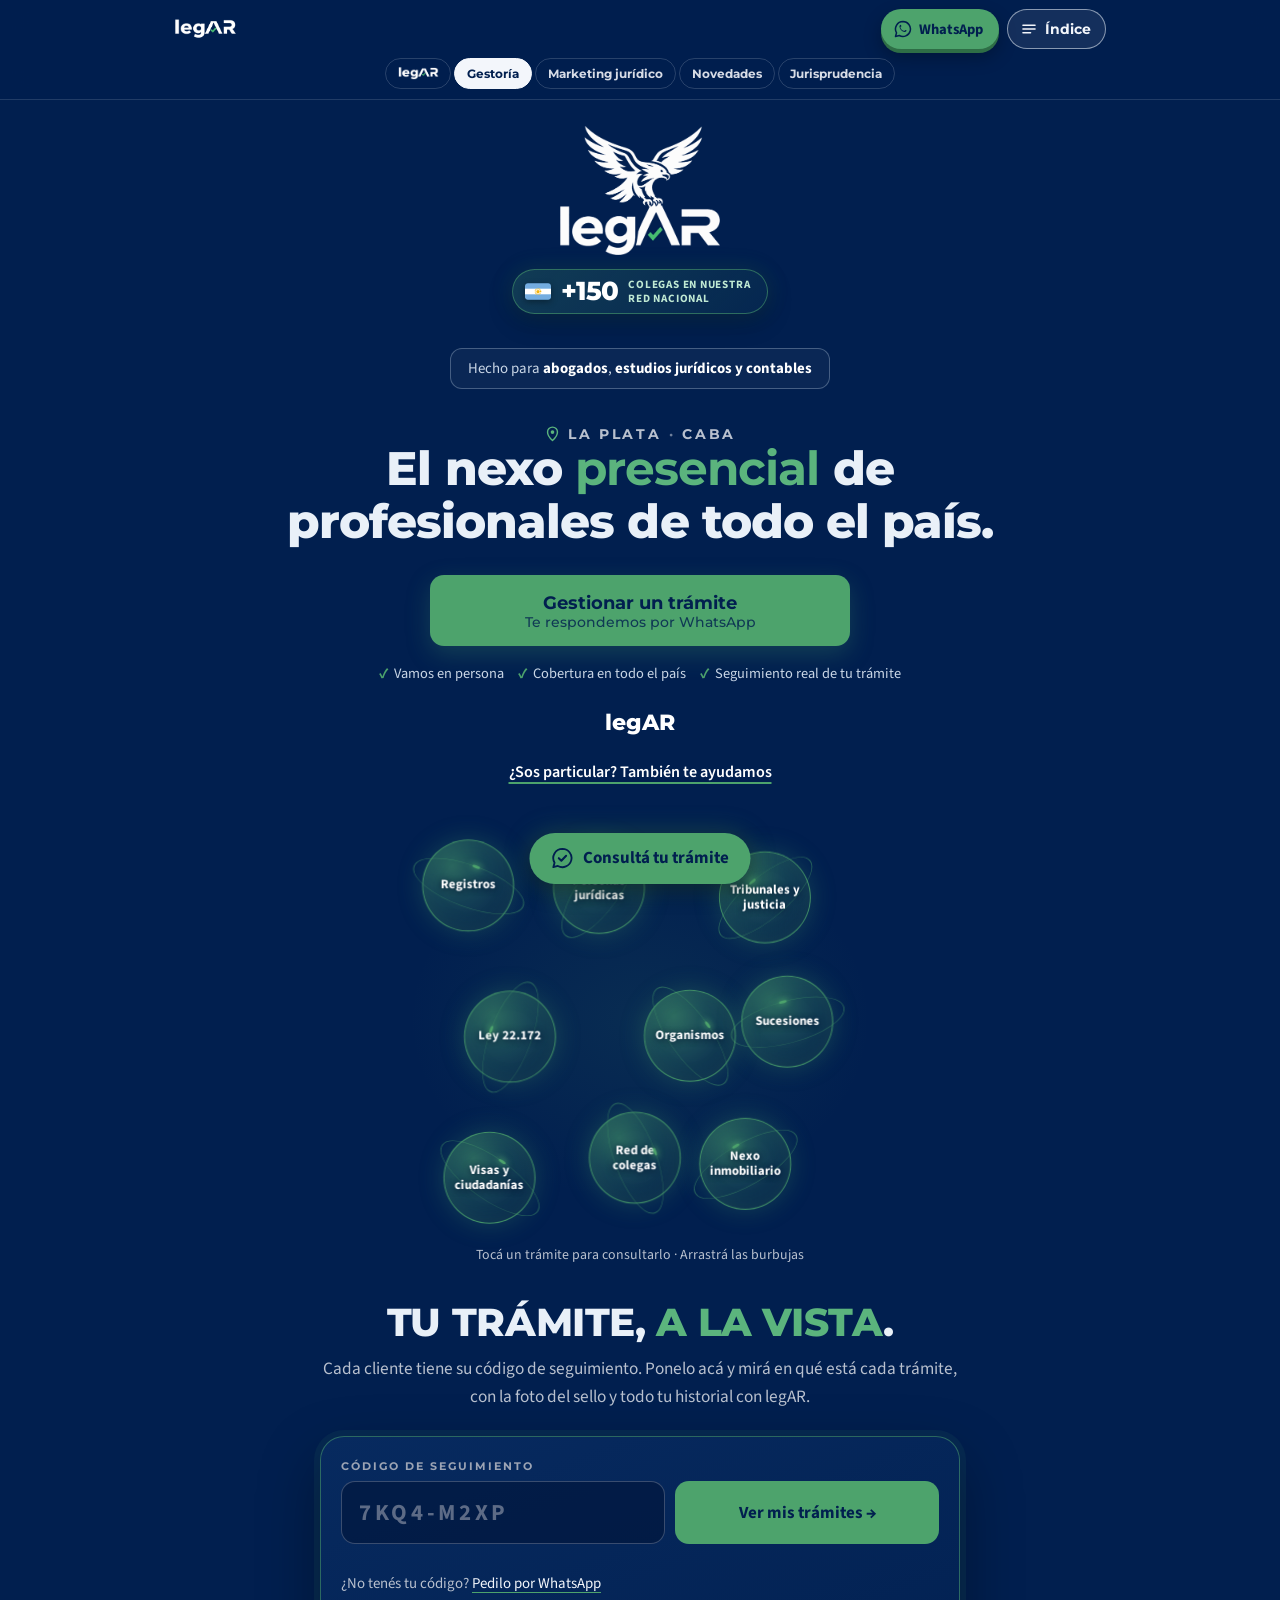
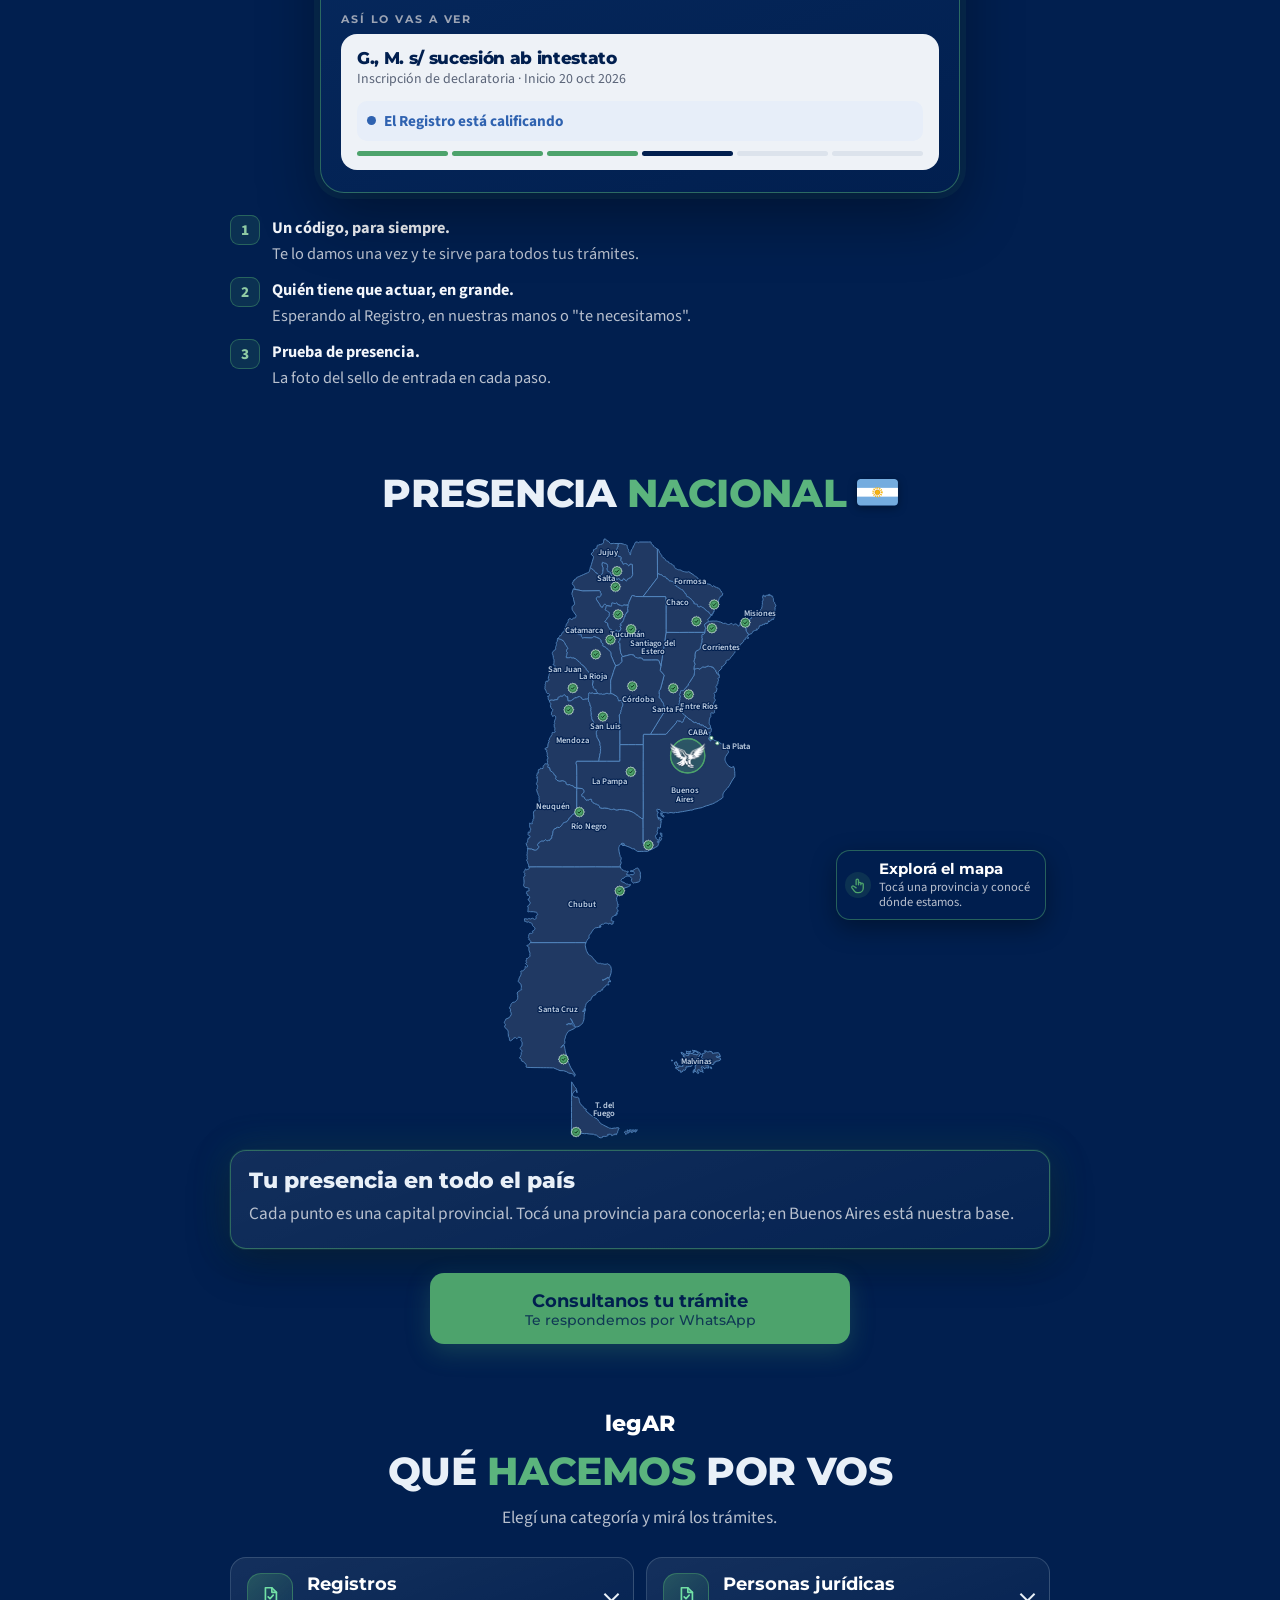
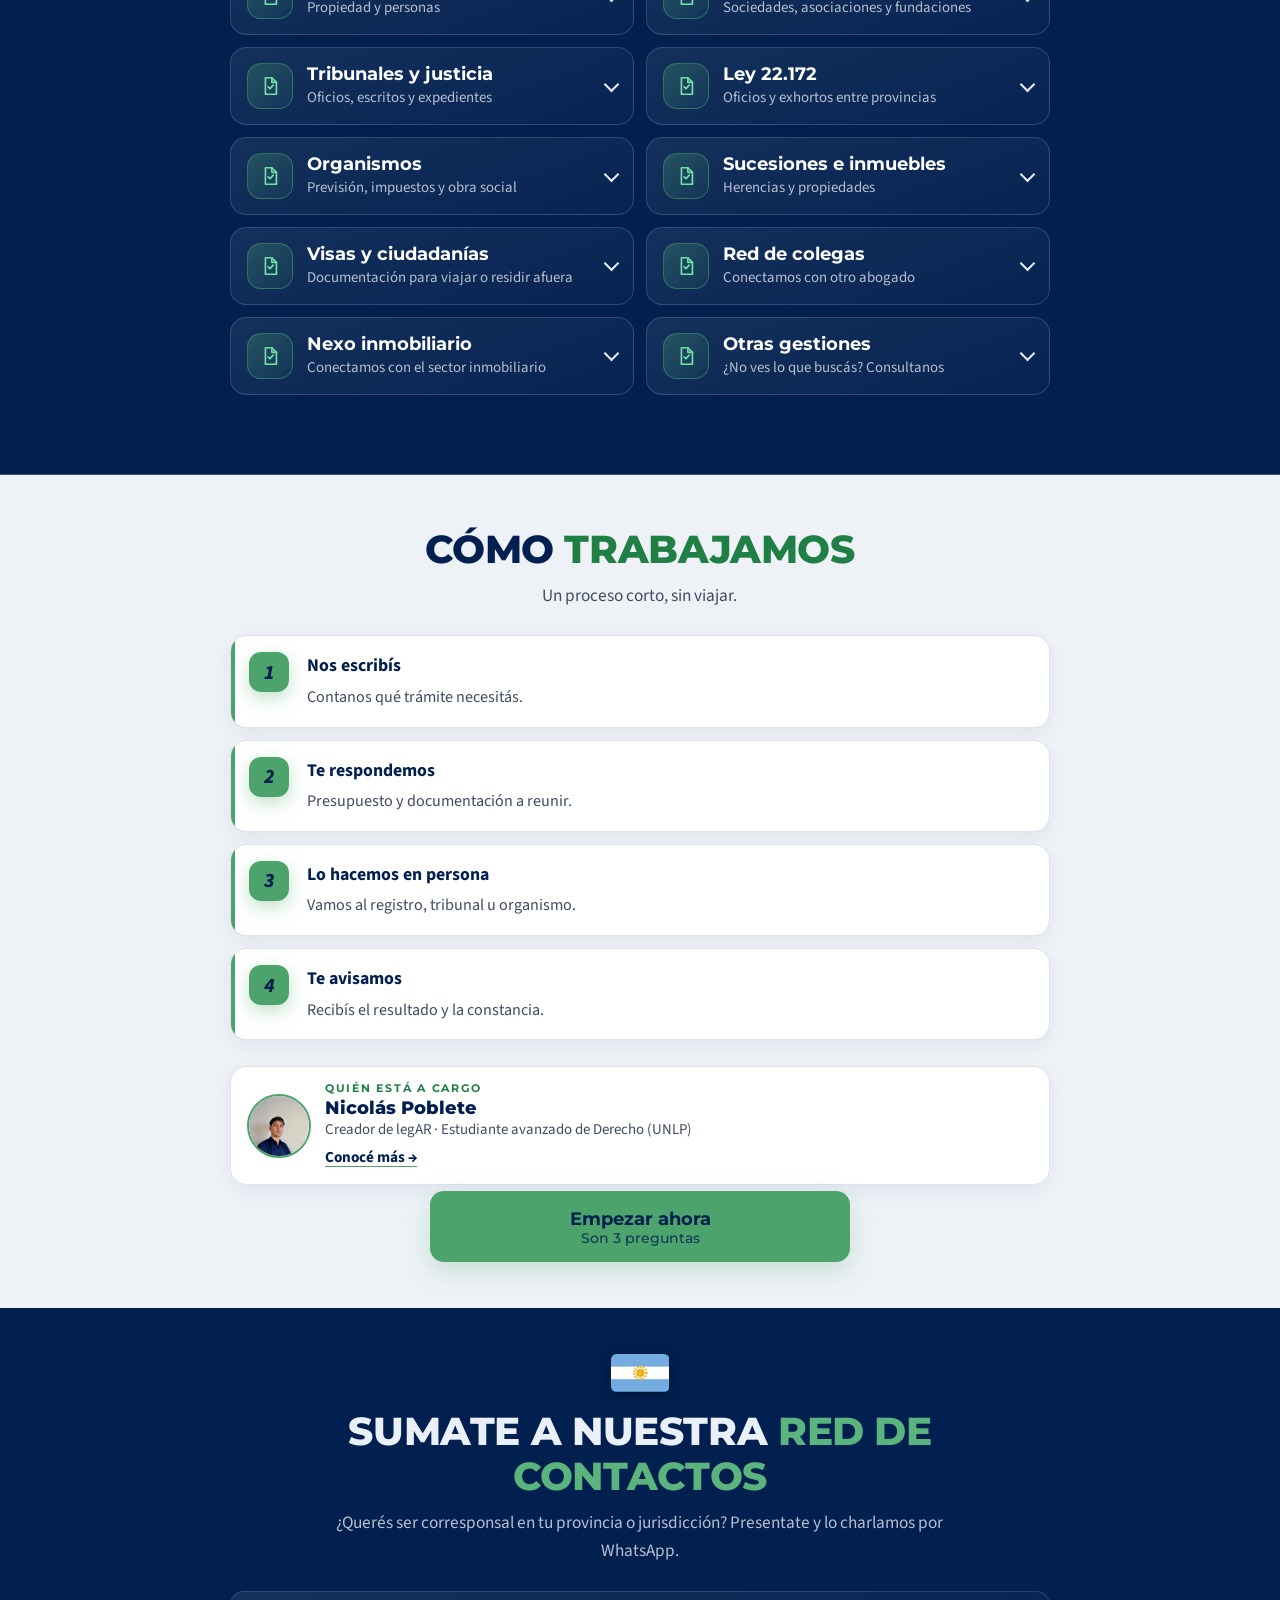
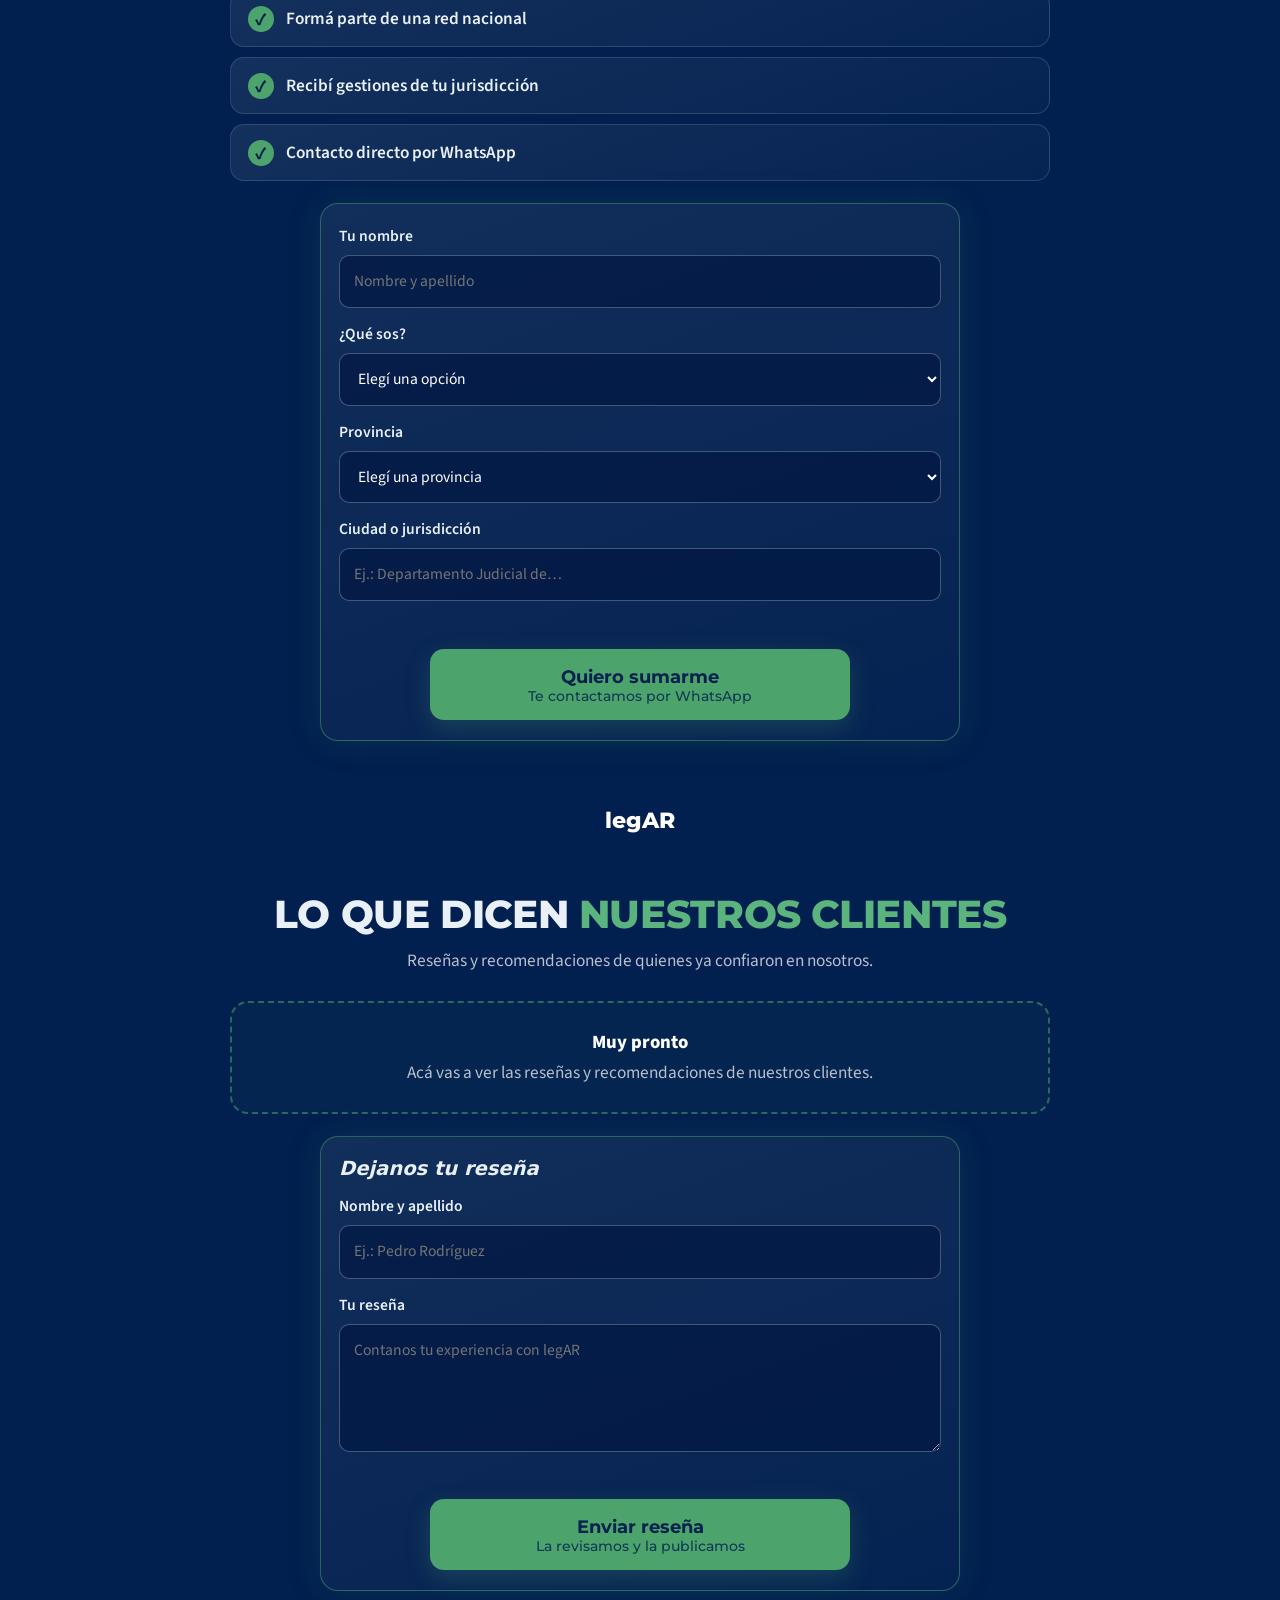
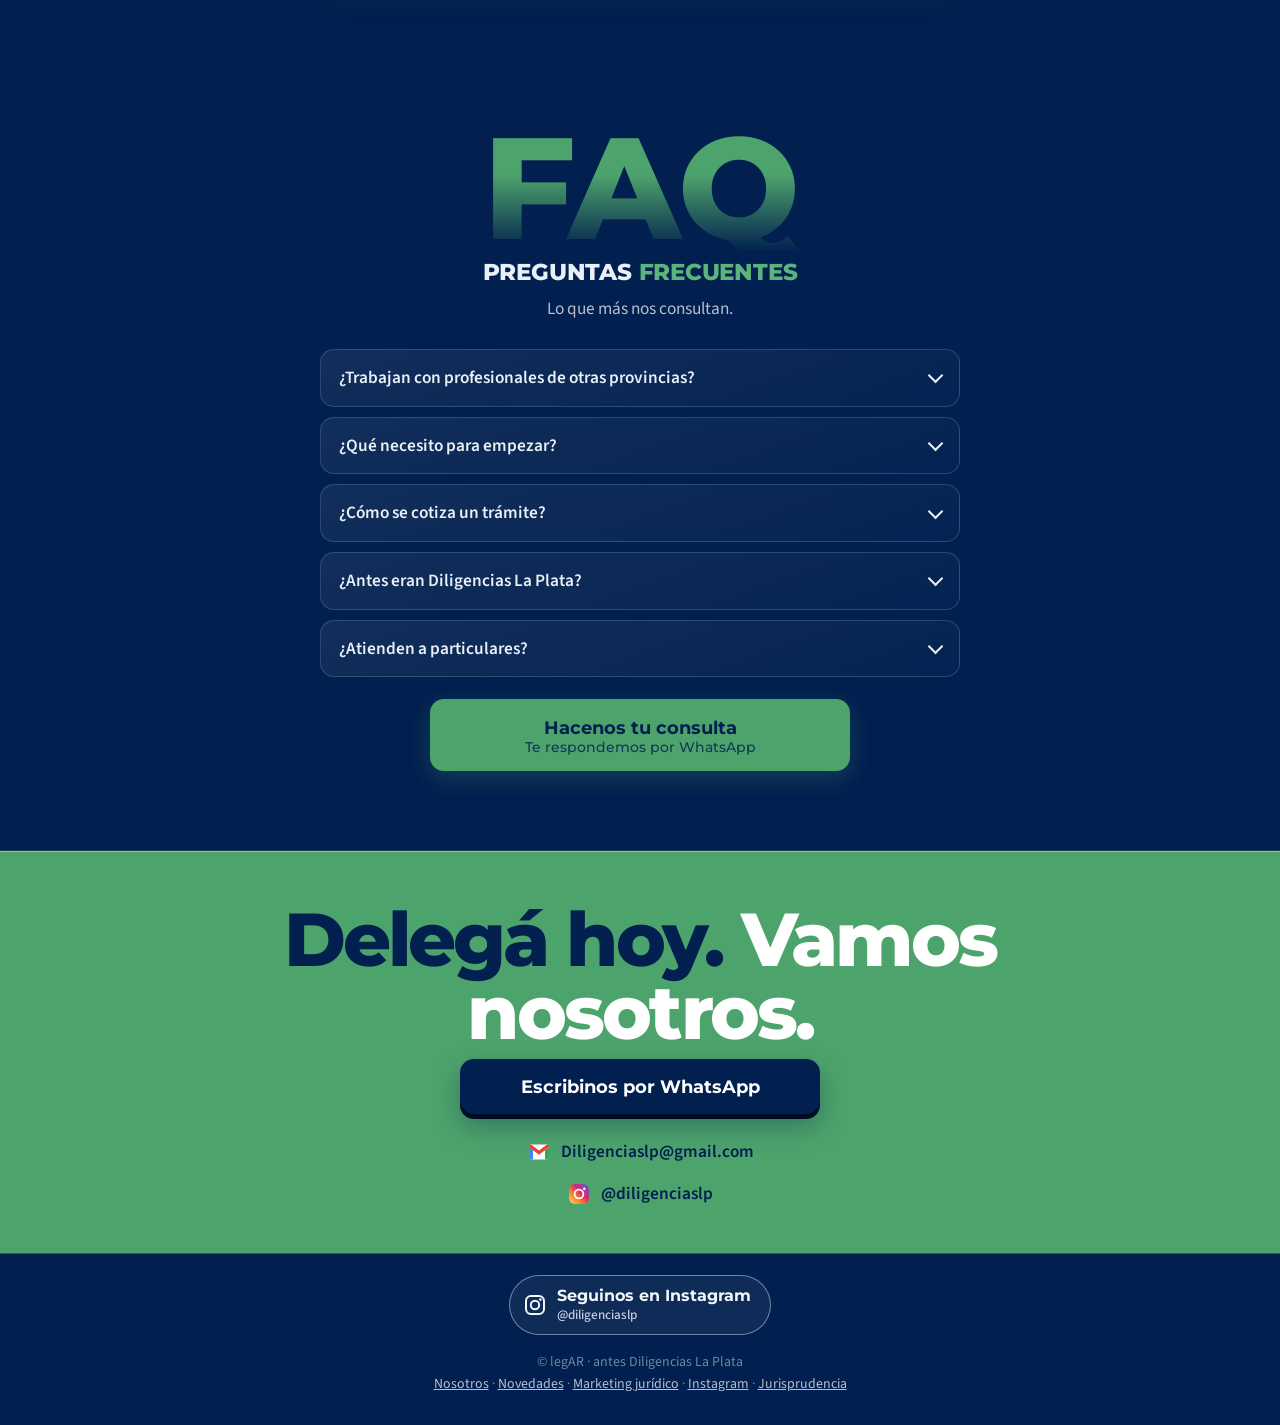
<file: gestoria.html>
<!DOCTYPE html>
<html lang="es">
<head>
<meta charset="utf-8">
<meta name="viewport" content="width=device-width, initial-scale=1, viewport-fit=cover">
<title>Gestoría · legAR</title>
<link rel="preconnect" href="https://fonts.googleapis.com"><link rel="preconnect" href="https://fonts.gstatic.com" crossorigin>
<link rel="stylesheet" href="https://fonts.googleapis.com/css2?family=Montserrat:wght@500;600;700;800&family=Source+Sans+3:wght@400;500;600;700&display=swap">
<link rel="icon" type="image/png" sizes="32x32" href="favicon-32.png"><link rel="apple-touch-icon" href="apple-touch-icon.png">
<meta name="description" content="legAR, antes Diligencias La Plata: el nexo presencial de abogados y estudios de todo el país. Gestiones en registros, tribunales y organismos, y marketing jurídico.">
<meta name="theme-color" content="#011F4F"><meta property="og:title" content="legAR · Lo legal, en toda Argentina"><meta property="og:description" content="El nexo presencial de profesionales de todo el país."><meta property="og:image" content="icon-512.png">
<script>document.documentElement.className='js'</script>
<style>
:root{--bg:#011F4F;--sf:#142e5a;--line:#2d446c;--fg:#e9f0f8;--mut:#B8C0CE;--g:#4DA36C;--ink:#011F4F;color-scheme:dark;box-sizing:border-box;padding-top:env(safe-area-inset-top,0px);padding-bottom:env(safe-area-inset-bottom,0px)}
*{box-sizing:border-box}
html{scroll-behavior:smooth;font-size:106%}
body{margin:0;background:var(--bg);color:var(--fg);font:400 1.02rem/1.6 "Source Sans 3",system-ui,-apple-system,"Segoe UI",sans-serif;background-image:radial-gradient(ellipse 80% 40% at 50% 0,#284069 0,transparent 70%);background-repeat:no-repeat}
h1,h2,h3{font-family:Montserrat,system-ui,sans-serif;margin:0;line-height:1.12}
.c{max-width:620px;margin:0 auto;padding:0 20px}@media (max-width:600px){.c{padding:0 40px}}
section{padding:46px 0}
h2{font-size:clamp(1.6rem,6vw,2.1rem);text-align:center;margin-bottom:10px}
.sub{color:var(--mut);text-align:center;margin:0 auto 26px;max-width:30em}
mark{background:none;color:var(--g);padding:0}
:focus-visible{outline:3px solid var(--g);outline-offset:3px}
.top{text-align:center;padding-top:26px}
.logo{display:inline-flex;align-items:center;gap:9px;font:700 1.7rem Montserrat,system-ui,sans-serif}
.logo b{color:var(--g)}
.chip{display:inline-block;border:1px solid var(--line);background:var(--sf);border-radius:99px;padding:.35rem .95rem;font-size:.85rem;color:var(--mut)}
.top .chip{margin:18px 0 22px;border-radius:16px;line-height:1.35}.lg{display:block;margin:0 auto;width:min(140px,38vw);height:auto}.lk{display:block;margin:16px auto 0;background:none;border:0;color:#fff;font:600 .95rem "Source Sans 3",system-ui,sans-serif;text-decoration:underline;text-decoration-color:var(--g);text-decoration-thickness:2px;text-underline-offset:5px;cursor:pointer}.fab{position:fixed;left:50%;transform:translateX(-50%);bottom:calc(16px + env(safe-area-inset-bottom,0px));z-index:10;display:inline-flex;align-items:center;gap:9px;background:var(--g);color:var(--ink);border:0;border-radius:99px;padding:.8rem 1.3rem;font:700 1rem "Source Sans 3",system-ui,sans-serif;white-space:nowrap;cursor:pointer;box-shadow:0 6px 22px rgba(0,0,0,.45),0 0 26px rgba(77,163,108,.35);transition:opacity .25s,transform .25s}.fab svg{width:22px;height:22px;flex:none}.fab.h{opacity:0;pointer-events:none;transform:translate(-50%,20px)}.me{display:block;width:100%;max-width:340px;aspect-ratio:4/5;object-fit:cover;object-position:50% 20%;margin:0 auto 18px;border:2px solid var(--g);border-radius:12px}.rv{display:none;width:100%;aspect-ratio:16/9;background:#000;border:2px solid var(--g);border-radius:12px;margin-bottom:10px}
h1{font-size:clamp(1.95rem,8vw,2.8rem);text-align:center;letter-spacing:-.01em}
.top p{text-align:center;color:var(--mut);margin:14px auto 0;max-width:27em}
.btn{display:block;width:100%;max-width:420px;margin:0 auto;background:var(--g);color:var(--ink);border:0;border-radius:12px;padding:.95rem 1.2rem;font:700 1.08rem "Source Sans 3",system-ui,sans-serif;text-align:center;text-decoration:none;cursor:pointer;box-shadow:0 0 28px rgba(77,163,108,.28)}
.btn small{display:block;font-weight:500;font-size:.8rem;opacity:.8}
.btn:hover{filter:brightness(1.06)}
.chips{display:flex;flex-wrap:wrap;gap:8px;justify-content:center;margin-top:20px}
svg.mp{display:block;width:100%;height:auto;max-height:68vh;margin:0 auto}
.pr{fill:#203963;stroke:#5589c2;stroke-width:.9;vector-effect:non-scaling-stroke;stroke-linejoin:round;cursor:pointer;transition:fill .2s}.pr:hover{fill:#1a5560}.pr.on{fill:#176260;stroke:#4DA36C}
#g{transform-origin:0 0;transition:transform .9s ease}.pl2{fill:#c3d2e4;font:600 calc(13px*var(--f,1))/1 "Source Sans 3",system-ui,sans-serif;pointer-events:none;paint-order:stroke;stroke:#011F4F;stroke-width:calc(3.4px*var(--f,1));stroke-linejoin:round}.zp .pr:not(.on)+*{}
.m{cursor:pointer}
.m>g{transform:scale(var(--i,1));transition:transform .9s ease}
.m .hit{fill:transparent}
.m path{fill:none;stroke:#4DA36C;stroke-width:2;stroke-linecap:round;stroke-linejoin:round}
.zo .m:not(.lp){opacity:.3}
.ring{fill:none;stroke:#4DA36C;stroke-width:2;animation:p 2s ease-out infinite;transform-box:fill-box;transform-origin:center}
@keyframes p{from{transform:scale(1);opacity:.9}to{transform:scale(2.3);opacity:0}}
.pn{background:var(--sf);border:1px solid var(--line);border-radius:14px;padding:18px 18px 20px;margin:6px 0 24px}
.pn h3{font-size:1.3rem;margin-bottom:6px}.pn p{margin:0;color:var(--mut)}
.zx{display:none;margin-top:16px}
.zo .zx{display:block}
.pl{display:flex;flex-wrap:wrap;gap:8px;margin-bottom:14px}
.pl button{background:var(--bg);color:var(--fg);border:1px solid var(--line);border-radius:99px;padding:.4rem .9rem;font:500 .88rem "Source Sans 3",system-ui,sans-serif;cursor:pointer}
.pl button[aria-pressed=true]{background:var(--g);color:var(--ink);border-color:var(--g)}
.vd{aspect-ratio:16/9;border:2px solid var(--g);border-radius:12px;background:linear-gradient(135deg,#0b2a4d,#071a31);display:grid;place-items:center;text-align:center;padding:12px;color:var(--mut);font-size:.9rem}
.vd i{display:block;width:46px;height:46px;border-radius:50%;background:var(--g);margin:0 auto 8px;position:relative}
.vd i:after{content:"";position:absolute;left:18px;top:13px;border-left:15px solid var(--ink);border-top:10px solid transparent;border-bottom:10px solid transparent}
#bk{display:none;margin-top:14px;background:none;border:1px solid var(--line);color:var(--fg);border-radius:8px;padding:.5rem 1rem;font:inherit;cursor:pointer}
.zo #bk,.zp #bk{display:inline-block}#mg{position:relative}#mw2{position:relative}.zp #pt,.zp #px{display:none}#ov{position:absolute;left:10px;right:10px;bottom:10px;z-index:5;background:rgba(2,18,48,.94);border:1px solid var(--line);border-radius:12px;padding:10px 14px;box-shadow:0 4px 18px rgba(0,0,0,.5)}#ov[hidden]{display:none}.oc{display:inline-block;margin-top:8px;background:linear-gradient(135deg,#4DA36C,#4DA36C);color:#011F4F;border-radius:99px;padding:.5rem 1rem;font:700 .88rem "Source Sans 3",system-ui,sans-serif;text-decoration:none}.oc[hidden]{display:none}#ov h4{margin:0 0 3px;font:700 1.02rem Montserrat,system-ui,sans-serif;color:#fff}#ov p{margin:0;font-size:.88rem;line-height:1.4;color:var(--mut)}#bk2{display:none;position:absolute;left:30px;top:8px;z-index:6;background:rgba(2,18,48,.88);color:#fff;border:1px solid var(--line);border-radius:99px;padding:.5rem 1rem;font:600 .92rem "Source Sans 3",system-ui,sans-serif;cursor:pointer;box-shadow:0 2px 10px rgba(0,0,0,.4)}.zo #bk2,.zp #bk2{display:block}
.sv div{border:1px solid var(--line);background:var(--sf);border-radius:12px;padding:15px 18px;margin-bottom:10px}
.sv h3{font-size:1.12rem;margin-bottom:2px}.tag{display:inline-block;vertical-align:middle;margin-left:8px;background:var(--g);color:var(--ink);border-radius:99px;padding:.1rem .6rem;font:700 .72rem "Source Sans 3",system-ui,sans-serif}.sv p{margin:0;color:var(--mut);font-size:.95rem}
ol{list-style:none;counter-reset:s;padding:0;margin:0 0 28px}
ol li{counter-increment:s;display:grid;grid-template-columns:44px 1fr;gap:4px 14px;padding:14px 0;border-bottom:1px solid var(--line)}
ol li:before{content:counter(s);grid-row:span 2;width:40px;height:40px;border-radius:50%;background:var(--g);color:var(--ink);font:700 1.2rem Montserrat,system-ui,sans-serif;display:grid;place-items:center}
ol b{font-size:1.05rem}ol span{color:var(--mut);font-size:.95rem}
.ph{aspect-ratio:4/3;border:2px solid var(--g);border-radius:12px;background:repeating-linear-gradient(135deg,#59616b 0 2px,#3b424b 2px 10px);display:grid;place-items:end start;padding:12px;color:#fff;font-size:.85rem;margin-bottom:16px}
.ab p{color:var(--mut);margin:0 0 12px}
details{border:1px solid var(--line);border-radius:12px;margin-bottom:10px;background:var(--sf);overflow:hidden}
summary{cursor:pointer;font-weight:600;padding:14px 18px}
details[open] summary{background:var(--g);color:var(--ink)}
details p{margin:0;padding:14px 18px;color:var(--mut);font-size:.95rem}
.ct{text-align:center}
.ct .l{display:flex;flex-direction:column;gap:14px;margin-top:24px}.ct .l a{display:inline-flex;align-items:center;justify-content:center;gap:10px;color:#fff;font-weight:600;text-decoration:none}.ct .l a:hover{color:var(--g)}.ct .l svg{width:24px;height:24px;flex:none}
footer{text-align:center;color:#6f87a0;font-size:.82rem;padding:22px 0 30px}
.md{position:fixed;inset:0;background:rgba(2,8,16,.78);display:grid;place-items:center;padding:20px;z-index:20}
.md[hidden]{display:none}
.bx{position:relative;background:#fff;color:#0b1b2e;border-radius:14px;width:100%;max-width:420px;overflow:hidden}
.bx .in{padding:34px 24px 22px}
.bx h3{font-size:1.35rem;margin-bottom:16px;padding-right:20px}
.x{position:absolute;right:10px;top:6px;background:none;border:0;font-size:1.8rem;line-height:1;cursor:pointer;color:#55687c}
.o{display:flex;flex-wrap:wrap;gap:8px}
.o button{border:1px solid #c5d0dc;background:#f2f5f8;color:#0b1b2e;border-radius:99px;padding:.5rem .95rem;font:500 .95rem "Source Sans 3",system-ui,sans-serif;cursor:pointer}
.o button[aria-pressed=true]{background:#1f7a43;border-color:#1f7a43;color:#fff}
.bx input,.bx select{width:100%;padding:.75rem;border:1px solid #b6c3d1;border-radius:8px;font:inherit;background:#fff;color:#0b1b2e}
.er{color:#b3261e;font-size:.88rem;min-height:1.3em;margin:8px 0 0}
.ft{display:flex;align-items:center;justify-content:space-between;background:var(--g);color:var(--ink);font-weight:700}
.ft span{padding:0 24px}
.ft button{background:none;border:0;color:var(--ink);font:700 1.1rem "Source Sans 3",system-ui,sans-serif;padding:16px 24px;cursor:pointer}
.v3{display:none;position:relative;height:min(66vh,540px);min-height:380px;border:1px solid var(--line);border-radius:14px;overflow:hidden;background:#011F4F;margin-bottom:8px}
.zo .v3{display:block}.zo svg.mp{display:none}
.v3{touch-action:none;cursor:grab}.v3 svg#cm{position:absolute;inset:0;width:100%;height:100%;display:block}.v3 canvas{position:absolute;inset:0;display:block;width:100%;height:100%;pointer-events:none}.chit{position:absolute;left:0;top:0;background:none;border:0;padding:0;margin:0;pointer-events:auto;cursor:pointer}.chit svg{width:100%;height:100%;display:block;transition:opacity .2s}
#lb{position:absolute;inset:0;pointer-events:none;overflow:hidden}
.pin{position:absolute;left:0;top:0;display:flex;align-items:center;gap:6px;background:none;border:0;padding:0;cursor:pointer;color:#202124;font:600 .78rem "Source Sans 3",system-ui,sans-serif;pointer-events:auto;white-space:nowrap}
.pin i{width:15px;height:15px;border-radius:50%;background:var(--c);border:2px solid #fff;box-shadow:0 1px 5px rgba(0,0,0,.5);flex:none}
.pin{flex-direction:column-reverse;gap:2px}.pin span{display:none;background:none;border:0;padding:0;font:600 .7rem "Source Sans 3",system-ui,sans-serif;color:#fff;text-shadow:0 0 3px #011F4F,0 0 3px #011F4F,0 0 6px #011F4F;pointer-events:none}.pin.cat i{border-color:#4DA36C}.pin.sel span{font-size:.8rem}
.pin.gz span{font-size:.84rem;padding:.32rem .8rem;box-shadow:0 2px 10px rgba(0,0,0,.45)}.pin.gz i{width:19px;height:19px}.pin.s span{display:inline-block}.pin.d{opacity:.3}.pin.sel i{transform:scale(1.35)}
.cmp{position:absolute;right:10px;top:10px;width:40px;height:40px;border-radius:50%;background:rgba(2,18,48,.72);border:1px solid var(--line);pointer-events:none}.cmp i{transform:rotate(45deg)}
.cmp i{position:absolute;inset:3px;display:block}
.cmp i:before{content:"";position:absolute;left:50%;top:0;transform:translateX(-50%);border-left:5px solid transparent;border-right:5px solid transparent;border-bottom:12px solid #ea4335}
.cmp b{position:absolute;left:0;right:0;bottom:3px;text-align:center;font:700 .6rem "Source Sans 3",system-ui,sans-serif;color:#e9f0f8}
.ld{position:absolute;left:0;right:0;top:44%;text-align:center;color:var(--mut);padding:0 22px;display:none}
.hint{position:absolute;left:10px;bottom:10px;font-size:.74rem;color:var(--mut);pointer-events:none;background:rgba(2,18,48,.7);padding:.2rem .65rem;border-radius:99px}
.pl button:before{content:"";display:inline-block;width:8px;height:8px;border-radius:50%;background:var(--c,var(--g));margin-right:7px}
.pl button[aria-pressed=true]{background:var(--c,var(--g));border-color:var(--c,var(--g));color:var(--ink)}
.pl button[aria-pressed=true]:before{background:var(--ink)}
#bl{margin-top:-4px}
#cd{background:var(--bg);border:1px solid var(--line);border-radius:12px;padding:14px 16px;margin-top:10px}
#cd[hidden]{display:none}
#cd h4{font:700 1.15rem Montserrat,system-ui,sans-serif;margin:0 0 6px}#cd p{margin:0 0 10px}
.sm{font-size:.8rem;color:var(--mut)}
.m.cap>g>.hit{fill:rgba(77,163,108,.28);stroke:#4DA36C;stroke-width:1.6;animation:p 1.5s ease-out infinite;transform-box:fill-box;transform-origin:center}.pgo{display:inline-block;margin:12px 8px 0 0;background:linear-gradient(135deg,#4DA36C,#4DA36C);color:#011F4F;border:0;border-radius:99px;padding:.6rem 1.1rem;font:700 .95rem "Source Sans 3",system-ui,sans-serif;cursor:pointer;box-shadow:0 6px 20px rgba(77,163,108,.35)}.zp .pgo{display:none}
@media(prefers-reduced-motion:reduce){#g,.m>g{transition:none}.ring{animation:none}html{scroll-behavior:auto}}

/* ===== estilo v2: degradés, recuadros resaltados, franjas de luz ===== */
:root{--g2:#4DA36C;--b2:#1d4fd8;--bg2:#011a42}
body{background:linear-gradient(180deg,#072A5F 0,#011F4F 38%,#011a42 100%) fixed;background-image:radial-gradient(ellipse 90% 45% at 50% -4%,rgba(77,163,108,.20) 0,transparent 70%),radial-gradient(ellipse 70% 40% at 100% 30%,rgba(29,79,216,.28) 0,transparent 70%),linear-gradient(180deg,#072A5F 0,#011F4F 40%,#011a42 100%);background-attachment:scroll}
h1,h2{letter-spacing:-.015em}
h1{font-weight:700}
h2{font:800 clamp(1.7rem,7.2vw,2.3rem)/1.15 "Source Sans 3",system-ui,sans-serif;text-transform:uppercase;letter-spacing:-.01em}
.hl{display:inline-block;background:linear-gradient(135deg,var(--g) 0,var(--g2) 100%);color:#011F4F;padding:.02em .32em .06em;border-radius:8px;transform:rotate(-1.6deg);box-shadow:0 6px 22px rgba(77,163,108,.35);font-style:italic;font-weight:800;-webkit-box-decoration-break:clone;box-decoration-break:clone}
h1 .hl{font-family:Montserrat,system-ui,sans-serif;font-weight:700;background:none;box-shadow:none;transform:none;padding:0;border-radius:0;color:var(--g2)}
mark{background:none}
.top .chip{background:rgba(255,255,255,.04);border:1px solid rgba(157,178,200,.4);border-radius:12px;color:#c9d6e6;font-size:.88rem;padding:.55rem 1rem}
.top .chip b{color:#fff;font-weight:700}
.top .btn{margin-top:26px}
.pills{list-style:none;padding:0;margin:28px 0 0;display:flex;flex-direction:column;gap:10px;align-items:center}
.pills li{display:inline-flex;align-items:center;gap:10px;background:rgba(255,255,255,.06);border:1px solid rgba(157,178,200,.18);border-radius:99px;padding:.55rem 1.1rem;font-size:.95rem;color:#e3ecf7;backdrop-filter:blur(4px)}
.pills li:before{content:"";width:14px;height:14px;border-radius:4px;border:2px solid var(--g);background:radial-gradient(circle,var(--g) 0 28%,transparent 32%);flex:none}
.btn{background:linear-gradient(135deg,#4DA36C 0,#4DA36C 55%,#4DA36C 100%);border-radius:14px;box-shadow:0 8px 30px rgba(77,163,108,.38),inset 0 1px 0 rgba(255,255,255,.35);transition:transform .2s,box-shadow .2s}
.btn:hover{transform:translateY(-2px);box-shadow:0 12px 36px rgba(77,163,108,.5),inset 0 1px 0 rgba(255,255,255,.4)}
.fab{background:linear-gradient(135deg,#4DA36C,#4DA36C)}
/* franja de luz entre secciones */
.gb{height:84px;margin-top:34px;background:linear-gradient(180deg,rgba(77,163,108,0) 0,rgba(77,163,108,.10) 45%,rgba(77,163,108,.42) 100%);border-bottom:3px solid var(--g2);box-shadow:0 10px 36px rgba(77,163,108,.5),0 2px 0 rgba(77,163,108,.6)}
.gb.b{background:linear-gradient(180deg,rgba(29,79,216,0) 0,rgba(29,79,216,.14) 45%,rgba(54,150,255,.46) 100%);border-bottom-color:#6bb0ff;box-shadow:0 10px 36px rgba(54,150,255,.5),0 2px 0 rgba(150,200,255,.6)}
hr.ds{border:0;border-top:1px dashed rgba(255,255,255,.22);margin:12px auto;max-width:620px;width:calc(100% - 40px)}
/* tarjetas */
.pn{background:linear-gradient(160deg,rgba(255,255,255,.07),rgba(255,255,255,.02));border:1px solid rgba(77,163,108,.55);box-shadow:0 0 0 1px rgba(77,163,108,.12),0 14px 40px rgba(0,0,0,.35),0 0 38px rgba(77,163,108,.18);border-radius:16px}
.pn h3{font-family:"Source Sans 3",system-ui,sans-serif;font-style:italic;font-weight:800}
.v3{border:2px solid var(--g);border-radius:16px;box-shadow:0 0 0 1px rgba(77,163,108,.15),0 0 40px rgba(77,163,108,.22)}
#mw2{border-radius:16px}
.sv{display:grid;gap:12px}
.sv div{display:grid;grid-template-columns:46px 1fr;gap:2px 14px;align-items:center;margin:0;background:linear-gradient(160deg,rgba(255,255,255,.08),rgba(255,255,255,.025));border:1px solid rgba(157,178,200,.22);border-radius:16px;padding:16px 18px;transition:border-color .25s,transform .25s,box-shadow .25s}
.sv div:hover{border-color:rgba(77,163,108,.7);transform:translateY(-2px);box-shadow:0 10px 30px rgba(77,163,108,.15)}
.sv div:before{content:"";grid-row:span 2;width:46px;height:46px;border-radius:14px;border:1px solid rgba(77,163,108,.5);background:linear-gradient(135deg,rgba(77,163,108,.32),rgba(77,163,108,.06)),url("data:image/svg+xml,%3Csvg xmlns='http://www.w3.org/2000/svg' viewBox='0 0 24 24' fill='none' stroke='%237bf0b4' stroke-width='1.8' stroke-linecap='round' stroke-linejoin='round'%3E%3Cpath d='M7 3h7l5 5v13H7z'/%3E%3Cpath d='M14 3v5h5M10 13l2 2 3.5-4'/%3E%3C/svg%3E") center/22px no-repeat}
.sv h3{font-family:"Source Sans 3",system-ui,sans-serif;font-weight:700;font-size:1.08rem}
.sv div:first-child{background:linear-gradient(135deg,#4DA36C,#4DA36C);border-color:transparent;color:#011F4F}
.sv div:first-child p{color:#011F4F}.sv div:first-child:before{border-color:rgba(4,33,15,.35);background:linear-gradient(rgba(4,33,15,.12),rgba(4,33,15,.12)),url("data:image/svg+xml,%3Csvg xmlns='http://www.w3.org/2000/svg' viewBox='0 0 24 24' fill='none' stroke='%2304210f' stroke-width='1.8' stroke-linecap='round' stroke-linejoin='round'%3E%3Cpath d='M7 3h7l5 5v13H7z'/%3E%3Cpath d='M14 3v5h5M10 13l2 2 3.5-4'/%3E%3C/svg%3E") center/22px no-repeat}
.sv div:first-child .tag{background:#011F4F;color:var(--g2)}
/* vs */
.vs .cmpb{display:grid;gap:14px;margin-top:22px}
.vs .cb1,.vs .cb2{border-radius:18px;padding:20px 20px 18px}
.vs .cb1{background:linear-gradient(160deg,rgba(255,255,255,.07),rgba(255,255,255,.02));border:1px solid rgba(157,178,200,.25)}
.vs .cb2{background:linear-gradient(135deg,#4DA36C 0,#4DA36C 60%,#4DA36C 100%);color:#011F4F;box-shadow:0 14px 44px rgba(77,163,108,.35)}
.vs h3{font:800 1.2rem "Source Sans 3",system-ui,sans-serif;margin-bottom:10px;display:flex;align-items:center;gap:10px}
.vs h3 i{width:34px;height:34px;border-radius:50%;display:grid;place-items:center;font-style:normal;font-size:1rem}
.vs .cb1 h3 i{background:rgba(255,120,120,.16);color:#ff9a9a;border:1px solid rgba(255,120,120,.4)}
.vs .cb2 h3 i{background:rgba(4,33,15,.14);color:#011F4F;border:1px solid rgba(4,33,15,.4)}
.vs ul{margin:0;padding-left:1.15rem;display:grid;gap:7px;font-size:.96rem}
.vs .cb1 li{color:var(--mut)}.vs .cb2 b{font-weight:700}
/* pasos */
ol{display:grid;gap:12px;margin-bottom:26px}
ol li{border:1px solid rgba(157,178,200,.22);background:linear-gradient(160deg,rgba(255,255,255,.07),rgba(255,255,255,.02));border-radius:16px;padding:16px 18px;position:relative;overflow:hidden}
ol li:after{content:"";position:absolute;left:0;top:0;bottom:0;width:4px;background:linear-gradient(180deg,var(--g2),var(--g))}
ol li:before{background:linear-gradient(135deg,var(--g),var(--g2));border-radius:12px;font-family:"Source Sans 3",system-ui,sans-serif;font-style:italic;font-weight:800;box-shadow:0 6px 18px rgba(77,163,108,.35)}
/* about */
.me{border:2px solid var(--g);border-radius:16px;box-shadow:0 0 0 4px rgba(77,163,108,.14),0 18px 50px rgba(0,0,0,.45),0 0 44px rgba(77,163,108,.22)}
/* FAQ */
.faq .big{font:800 clamp(5rem,30vw,8.5rem)/.9 "Source Sans 3",system-ui,sans-serif;text-align:center;background:linear-gradient(180deg,var(--g2) 0,var(--g) 40%,rgba(77,163,108,0) 100%);-webkit-background-clip:text;background-clip:text;color:transparent;-webkit-text-fill-color:transparent;margin:0 0 6px;letter-spacing:-.02em}
details{background:linear-gradient(160deg,rgba(255,255,255,.07),rgba(255,255,255,.02));border:1px solid rgba(157,178,200,.25);border-radius:14px;transition:border-color .25s}
details:hover{border-color:rgba(77,163,108,.6)}
summary{list-style:none;display:flex;justify-content:space-between;align-items:center;gap:12px}
summary::-webkit-details-marker{display:none}
summary:after{content:"";width:9px;height:9px;border-right:2px solid currentColor;border-bottom:2px solid currentColor;transform:rotate(45deg);transition:transform .25s;flex:none;margin-top:-4px}
details[open] summary{background:linear-gradient(135deg,var(--g),var(--g2))}
details[open] summary:after{transform:rotate(-135deg);margin-top:4px}
/* contacto */
.ct .btn{max-width:360px}
/* entrada al hacer scroll */
html.js .rev{opacity:0;transform:translateY(24px);transition:opacity .7s ease,transform .7s ease}
html.js .rev.in{opacity:1;transform:none}
@media (prefers-reduced-motion:reduce){html.js .rev{opacity:1;transform:none;transition:none}.btn,.sv div{transition:none}}
@media(min-width:640px){.vs .cmpb{grid-template-columns:1fr 1fr}}

.bub{position:relative;height:min(105vw,420px);margin:26px auto 0;max-width:460px;touch-action:pan-y;border-radius:22px;background:radial-gradient(ellipse 70% 60% at 50% 50%,rgba(77,163,108,.10),transparent 72%)}
.bb{position:absolute;left:0;top:0;display:grid;place-items:center;border-radius:50%;text-align:center;color:#fff;font:700 .76rem/1.18 "Source Sans 3",system-ui,sans-serif;cursor:grab;touch-action:none;user-select:none;-webkit-user-select:none;border:1.5px solid rgba(77,163,108,.85);background:radial-gradient(circle at 32% 28%,rgba(77,163,108,.55) 0,rgba(77,163,108,.28) 38%,rgba(2,24,66,.55) 100%);box-shadow:0 0 26px rgba(77,163,108,.28),inset 0 0 18px rgba(77,163,108,.18);padding:0;will-change:transform;-webkit-tap-highlight-color:transparent}
.bb em{font-style:normal;padding:0 10%;pointer-events:none;text-shadow:0 1px 6px rgba(1,15,46,.9)}
.bb.tr{border-color:rgba(120,170,255,.75);background:radial-gradient(circle at 32% 28%,rgba(150,195,255,.5) 0,rgba(60,120,240,.24) 40%,rgba(2,24,66,.55) 100%);box-shadow:0 0 24px rgba(70,140,255,.3),inset 0 0 18px rgba(150,195,255,.16);font-weight:600;color:#e6f0ff;cursor:grab}
.bb.dr{cursor:grabbing;z-index:3;filter:brightness(1.12)}
.bb:focus-visible{outline:3px solid #fff;outline-offset:3px}
.orb{position:absolute;inset:-15%;border:1px solid rgba(77,163,108,.5);border-radius:50%;transform:rotate(var(--a,0deg)) scaleY(.36);pointer-events:none}
.bb.tr .orb{border-color:rgba(150,195,255,.5)}
.orb b{position:absolute;inset:0;animation:orbs 6s linear infinite}
.orb b:after{content:"";position:absolute;left:50%;top:-4px;margin-left:-4px;width:8px;height:8px;border-radius:50%;background:#4DA36C;box-shadow:0 0 10px 2px rgba(77,163,108,.9)}
.bb.tr .orb b:after{background:#a9ccff;box-shadow:0 0 10px 2px rgba(110,170,255,.9)}
.bb:nth-child(even) .orb b{animation-duration:8s;animation-direction:reverse}
@keyframes orbs{to{transform:rotate(360deg)}}
.bh{font-size:.82rem;color:var(--mut);margin:10px 0 0;text-align:center}
@media (prefers-reduced-motion:reduce){.orb b{animation:none}}

.sv2{display:grid;gap:12px}
details.cat{border-radius:16px;padding:0;background:linear-gradient(160deg,rgba(255,255,255,.08),rgba(255,255,255,.025));border:1px solid rgba(157,178,200,.25);overflow:hidden}
details.cat summary{padding:14px 16px;display:flex;align-items:center;gap:14px;font-weight:400}
details.cat[open]{border-color:rgba(77,163,108,.7);box-shadow:0 10px 32px rgba(77,163,108,.16)}
details.cat[open] summary{background:linear-gradient(135deg,rgba(77,163,108,.28),rgba(77,163,108,.06));color:var(--fg)}
details.cat summary:after{margin-left:auto}
.ci{width:46px;height:46px;border-radius:14px;border:1px solid rgba(77,163,108,.5);flex:none;background:linear-gradient(135deg,rgba(77,163,108,.32),rgba(77,163,108,.06)),url("data:image/svg+xml,%3Csvg xmlns='http://www.w3.org/2000/svg' viewBox='0 0 24 24' fill='none' stroke='%237bf0b4' stroke-width='1.8' stroke-linecap='round' stroke-linejoin='round'%3E%3Cpath d='M7 3h7l5 5v13H7z'/%3E%3Cpath d='M14 3v5h5M10 13l2 2 3.5-4'/%3E%3C/svg%3E") center/22px no-repeat}
.ct2{display:grid;gap:1px;min-width:0}.ct2 b{font:700 1.08rem "Source Sans 3",system-ui,sans-serif;color:#fff}.ct2 small{color:var(--mut);font-size:.88rem}
.tg{font-style:normal;margin-left:8px;background:linear-gradient(135deg,var(--g),var(--g2));color:#011F4F;border-radius:99px;padding:.1rem .6rem;font:700 .7rem "Source Sans 3",system-ui,sans-serif;vertical-align:middle}
.cin{padding:4px 16px 18px}.cin p{margin:8px 0 12px;padding:0;color:var(--mut);font-size:.95rem}
.sc{display:flex;flex-wrap:wrap;gap:8px;margin-bottom:16px}
.sb{background:rgba(255,255,255,.07);border:1px solid rgba(157,178,200,.35);color:#fff;border-radius:99px;padding:.5rem .95rem;font:600 .9rem "Source Sans 3",system-ui,sans-serif;cursor:pointer;transition:background .2s,border-color .2s,transform .2s}
.sb:hover{border-color:var(--g);background:rgba(77,163,108,.18);transform:translateY(-1px)}
.sb i{font-style:normal;margin-left:8px;background:var(--g);color:#011F4F;border-radius:99px;padding:.05rem .5rem;font-size:.68rem;font-weight:700}
.go2{max-width:none;font-size:1rem;padding:.8rem 1rem}

.bn{list-style:none;padding:0;margin:0 0 22px;display:grid;gap:10px}
.bn li{display:flex;align-items:center;gap:12px;background:linear-gradient(160deg,rgba(255,255,255,.08),rgba(255,255,255,.025));border:1px solid rgba(157,178,200,.22);border-radius:14px;padding:.8rem 1rem;font-weight:600}
.bn li:before{content:"✓";width:26px;height:26px;border-radius:50%;display:grid;place-items:center;background:linear-gradient(135deg,var(--g),var(--g2));color:#011F4F;font-weight:800;flex:none}
.rf{display:grid;gap:14px;background:linear-gradient(160deg,rgba(255,255,255,.07),rgba(255,255,255,.02));border:1px solid rgba(77,163,108,.5);border-radius:18px;padding:20px 18px;box-shadow:0 0 36px rgba(77,163,108,.14)}
.rf label{display:grid;gap:6px;font-weight:600;font-size:.92rem}
.rf input,.rf select{width:100%;padding:.78rem .85rem;border-radius:10px;border:1px solid rgba(157,178,200,.4);background:rgba(2,24,66,.7);color:#fff;font:inherit;font-weight:400}
.rf input:focus,.rf select:focus{outline:2px solid var(--g);border-color:var(--g)}
.rf select option{color:#0b1b2e}.rf textarea{width:100%;padding:.78rem .85rem;border-radius:10px;border:1px solid rgba(157,178,200,.4);background:rgba(2,24,66,.7);color:#fff;font:inherit;font-weight:400;resize:vertical}.rf textarea:focus{outline:2px solid var(--g);border-color:var(--g)}.rf .er.ok{color:var(--g2)}
.rf .er{color:#ff9a9a;margin:0}
.rv.rvp{aspect-ratio:9/16;width:auto;max-width:100%;max-height:62vh;margin:0 auto 10px}.rvl{display:grid;gap:14px;margin-bottom:22px}
.rvc{border:2px solid var(--g);border-radius:18px;padding:18px;background:linear-gradient(160deg,rgba(255,255,255,.08),rgba(255,255,255,.02));box-shadow:0 0 30px rgba(77,163,108,.15)}
.rvc q{display:block;font:700 1.08rem/1.35 "Source Sans 3",system-ui,sans-serif;quotes:"“" "”";margin-bottom:10px}
.rvc span{color:var(--mut);font-size:.9rem}
.rve{border:2px dashed rgba(77,163,108,.55);border-radius:18px;padding:26px 18px;text-align:center;color:var(--mut);background:rgba(77,163,108,.05)}
.rve b{display:block;color:#fff;font:800 1.1rem "Source Sans 3",system-ui,sans-serif;margin-bottom:4px}
.tl{list-style:none;padding:0;margin:16px 0 0;display:flex;flex-wrap:wrap;gap:6px 14px;justify-content:center;font-size:.85rem;color:#c9d6e6}.tl li:before{content:"✓";color:var(--g2);font-weight:800;margin-right:6px}
.ali{position:absolute;right:4px;top:86px;width:98px;height:98px;padding:0 10px;border-radius:50%;display:flex;flex-direction:column;align-items:center;justify-content:center;text-align:center;color:#fff;background:radial-gradient(circle at 32% 28%,rgba(77,163,108,.55),rgba(77,163,108,.22) 55%,rgba(77,163,108,.08));border:1px solid rgba(77,163,108,.55);box-shadow:0 0 26px rgba(77,163,108,.35),inset 0 0 14px rgba(77,163,108,.25);animation:aliF 5s ease-in-out infinite;z-index:3}
.ali b{font:800 1.28rem/1 "Source Sans 3",system-ui,sans-serif;letter-spacing:-.02em}.ali small{font:700 .62rem/1.1 "Source Sans 3",system-ui,sans-serif;letter-spacing:.06em;text-transform:uppercase;color:#bfe9d3;margin-top:3px}
@keyframes aliF{0%,100%{transform:translateY(0)}50%{transform:translateY(-6px)}}@media (prefers-reduced-motion:reduce){.ali{animation:none}}@media (max-width:380px){.ali{width:88px;height:88px;right:0}.ali b{font-size:1.15rem}.ali small{font-size:.56rem}}
.lgs{margin:8px 0 0;text-align:center;font:700 .72rem/1 "Source Sans 3",system-ui,sans-serif;letter-spacing:.34em;text-transform:uppercase;color:var(--g2);opacity:.9}

/* ===== legAR · marca 2026 (manual de marca) ===== */
h1,h2,h3,.btn,.hl,.vs h3,.pn h3,.ct2 b,.faq .big{font-family:Montserrat,system-ui,sans-serif}
h1{font-weight:800;letter-spacing:-.02em}
h2{font-weight:800;font-style:normal}
.pn h3,.vs h3,.rvc q,.rve b,.ali b{font-style:normal}
.hl{font-style:normal}
.btn{background:#4DA36C;color:#011F4F;box-shadow:0 8px 24px rgba(77,163,108,.25);font-weight:700}
.btn:hover{box-shadow:0 12px 30px rgba(77,163,108,.35)}
.gb{background:linear-gradient(180deg,rgba(77,163,108,0) 0,rgba(77,163,108,.06) 45%,rgba(77,163,108,.22) 100%);border-bottom:2px solid #4DA36C;box-shadow:none}
.gb.b{background:linear-gradient(180deg,rgba(156,164,180,0) 0,rgba(156,164,180,.06) 45%,rgba(156,164,180,.2) 100%);border-bottom-color:#9CA4B4;box-shadow:none}
.lg{width:160px}
.lgs{letter-spacing:.22em;color:#9CA4B4}
.doors{display:grid;gap:10px;max-width:420px;margin:26px auto 0}
.btn2{display:block;width:100%;background:transparent;color:#fff;border:2px solid #4DA36C;border-radius:14px;padding:.85rem 1.2rem;font:700 1.05rem Montserrat,system-ui,sans-serif;text-align:center;text-decoration:none;cursor:pointer}
.btn2 small{display:block;font:500 .8rem "Source Sans 3",system-ui,sans-serif;color:#B8C0CE}
.btn2:hover{background:rgba(77,163,108,.1)}
.top .doors .btn{margin-top:0}
/* Al día */
.ad{display:grid;gap:12px}
.adc{border:1px solid rgba(184,192,206,.25);border-radius:16px;padding:16px 18px;background:linear-gradient(160deg,rgba(255,255,255,.07),rgba(255,255,255,.02))}
.adc .og{display:flex;gap:8px;align-items:center;flex-wrap:wrap;font:700 .72rem Montserrat,system-ui,sans-serif;letter-spacing:.08em;text-transform:uppercase;color:#9CA4B4;margin-bottom:8px}
.adc .og span{background:#4DA36C;color:#011F4F;border-radius:6px;padding:.15rem .5rem}
.adc .og span.al{background:#C71A1C;color:#fff}
.adc h3{font:700 1.08rem/1.25 Montserrat,system-ui,sans-serif;margin:0 0 6px}
.adc p{margin:0 0 10px;color:#B8C0CE;font-size:.95rem}
.adc .ln{display:flex;gap:16px;flex-wrap:wrap;font-size:.9rem;font-weight:600}
.adc .ln a{color:#fff;text-decoration:underline;text-decoration-color:#4DA36C;text-underline-offset:4px}
.more{display:block;text-align:center;margin-top:16px;color:#fff;font-weight:600;text-decoration:underline;text-decoration-color:#4DA36C;text-underline-offset:5px}
/* Marketing jurídico compacto */
.mj{display:grid;gap:12px}
.mjc{display:grid;grid-template-columns:46px 1fr;gap:2px 14px;align-items:center;border:1px solid rgba(184,192,206,.25);border-radius:16px;padding:16px 18px;background:linear-gradient(160deg,rgba(255,255,255,.07),rgba(255,255,255,.02))}
.mjc i{grid-row:span 2;width:46px;height:46px;border-radius:14px;border:1px solid rgba(77,163,108,.5);background:rgba(77,163,108,.14);display:grid;place-items:center}
.mjc i svg{width:22px;height:22px}
.mjc b{font:700 1.05rem Montserrat,system-ui,sans-serif}
.mjc span{color:#B8C0CE;font-size:.93rem}
.kick{display:block;text-align:center;font:700 .74rem Montserrat,system-ui,sans-serif;letter-spacing:.2em;color:#4DA36C;margin-bottom:8px}
footer a{color:#B8C0CE}

/* pestañas */
.tabs{position:sticky;top:0;z-index:15;display:flex;justify-content:center;padding:10px 6px;background:rgba(1,31,79,.92);backdrop-filter:blur(10px);-webkit-backdrop-filter:blur(10px);border-bottom:1px solid rgba(184,192,206,.18)}
.tabs nav{display:flex;gap:1px;background:rgba(255,255,255,.06);border:1px solid rgba(184,192,206,.22);border-radius:99px;padding:4px;max-width:100%;overflow-x:auto;scrollbar-width:none}
.tabs nav::-webkit-scrollbar{display:none}
.tabs a{flex:none;color:#D7DCE6;text-decoration:none;font:700 .7rem Montserrat,system-ui,sans-serif;padding:.44rem .52rem;border-radius:99px;white-space:nowrap}
.tabs a[aria-current=page]{background:#4DA36C;color:#011F4F}
.tabs a:not([aria-current]):hover{background:rgba(255,255,255,.08)}



.mqw{margin:8px -20px 10px;padding:14px 0;border-top:1px solid rgba(184,192,206,.15);border-bottom:1px solid rgba(184,192,206,.15);overflow:hidden;display:grid;gap:10px;background:rgba(255,255,255,.02)}
.lgx{display:flex;justify-content:center;align-items:baseline;white-space:nowrap;font:800 clamp(1.25rem,6.2vw,1.9rem) Montserrat,system-ui,sans-serif;letter-spacing:-.02em;padding:4px 0 2px;color:#fff}
.lgx b{font-weight:800;color:#fff}
.lgx .lx{display:inline-block;overflow:hidden;vertical-align:bottom;max-width:0;opacity:0;color:#4DA36C;font-weight:700;transition:max-width 1.1s cubic-bezier(.6,0,.2,1),opacity .8s ease}
.lgx.open .lx{opacity:1}
@media (prefers-reduced-motion:reduce){.lgx .lx{max-width:none!important;opacity:1;transition:none}}
.tabs nav{align-items:center}.tabs a{display:inline-flex;align-items:center;line-height:1.2}.tabs a.tlg{align-self:stretch}.tabs a.tlg img{height:14px;width:auto;display:block}.tabs a.tlg .ia{display:none}.tabs a.tlg[aria-current=page] .ib{display:none}.tabs a.tlg[aria-current=page] .ia{display:block}
.lgx .stp{display:inline-block;width:.95em;max-width:0;height:.95em;margin-left:0;overflow:visible;vertical-align:-.08em;opacity:0;transform:scale(2.4) rotate(-14deg);transition:opacity .25s ease,transform .35s cubic-bezier(.3,1.6,.5,1)}.lgx .stp svg{width:100%;height:100%;display:block}.lgx.open .stp{opacity:1;transform:none;max-width:1.2em;margin-left:.16em;transition-delay:.95s}@media (prefers-reduced-motion:reduce){.lgx .stp{opacity:1;transform:none;transition:none}}
</style>
<style>.lgx>*{flex-shrink:0}.mqw>.c{width:100%;min-width:0;box-sizing:border-box}.lgx{width:100%;min-width:0;box-sizing:border-box}.lgx{letter-spacing:0!important}.lgx .lx{padding-right:.02em}</style>
<style>
.mhint{position:absolute;top:52%;right:4px;z-index:3;display:flex;align-items:center;gap:8px;max-width:min(42%,210px);padding:.5rem .7rem .5rem .5rem;border-radius:14px;background:rgba(1,31,79,.86);border:1px solid rgba(77,163,108,.5);box-shadow:0 8px 24px rgba(0,0,0,.35);backdrop-filter:blur(6px);pointer-events:none;transition:opacity .4s ease,transform .4s ease}
.mhint i{flex:none;width:26px;height:26px;border-radius:50%;display:grid;place-items:center;background:rgba(77,163,108,.16);color:#4DA36C;animation:mhp 1.8s ease-in-out infinite}
.mhint i svg{width:19px;height:19px}
.mhint span{font-size:.74rem;line-height:1.25;color:#B8C0CE}
.mhint b{display:block;color:#fff;font:700 .88rem/1.25 Montserrat,system-ui,sans-serif;margin-bottom:1px}
.mhint.off{opacity:0;transform:translateY(-6px)}
#mg.zp .mhint,#mg.zo .mhint{display:none}
@keyframes mhp{0%,100%{transform:translateY(0)}50%{transform:translateY(-3px)}}
@media (prefers-reduced-motion:reduce){.mhint i{animation:none}}
</style>
<style>.lglo{height:1.08em;width:auto;vertical-align:-.31em;display:inline-block}</style>
<style>#bub:not(.rdy) .bb{opacity:0}.lg{height:auto;aspect-ratio:560/452}</style>
<style>@media (max-width:440px){.tabs{padding:10px 4px}.tabs a{padding:.42rem .34rem;font-size:.6rem}.tabs a.tlg{padding-left:.4rem;padding-right:.4rem}}@media (max-width:372px){.tabs a{padding:.42rem .26rem;font-size:.54rem;letter-spacing:-.01em}}</style>
<style id="ajustes-legar">
html,body{overflow-x:clip;max-width:100%}
html{background:#011F4F}
body{background:#011F4F!important;background-image:none!important}
@media (prefers-reduced-motion:reduce){a[href*="wa.me"],.fab{animation:none!important}}
</style>
<style>h2 .bdtop{display:block;line-height:1;margin-bottom:10px}h2 .bdtop svg.bandera{width:1.5em;height:.97em;margin:0}h2 svg.bandera{display:inline-block;width:1.05em;height:.68em;margin-left:.28em;vertical-align:.04em;border-radius:3px;box-shadow:0 2px 8px rgba(0,0,0,.35);flex:none}</style>
<style>
/* +150 colegas: insignia debajo del logo, sin tapar nada */
html body .ali{position:static!important;display:flex!important;width:fit-content!important;flex-direction:row!important;align-items:center;gap:10px;height:auto!important;margin:14px auto 16px!important;padding:.5rem 1rem .5rem .75rem!important;border-radius:99px!important;text-align:left!important;background:linear-gradient(135deg,rgba(77,163,108,.22),rgba(77,163,108,.06))!important;border:1px solid rgba(77,163,108,.55)!important;box-shadow:0 8px 24px rgba(0,0,0,.25),0 0 22px rgba(77,163,108,.18)!important;animation:aliF 5s ease-in-out infinite;transform:none}
html body .ali .alif{width:26px;height:17px;border-radius:3px;box-shadow:0 2px 6px rgba(0,0,0,.35);flex:none}
html body .ali b{font:800 1.55rem/1 Montserrat,system-ui,sans-serif!important;letter-spacing:-.03em;color:#fff}
html body .ali small{font:700 .66rem/1.2 "Source Sans 3",system-ui,sans-serif!important;letter-spacing:.07em;text-transform:uppercase;color:#bfe9d3;margin:0!important}
.c.top{text-align:center}
@media (prefers-reduced-motion:reduce){html body .ali{animation:none}}
</style>
<style>
/* mapa de la ciudad: fijo, la página se desplaza normal encima */
html body .v3{touch-action:pan-y!important;cursor:default!important}
/* ficha del lugar con su video: ventana encima del mapa */
.cdbg{position:fixed;inset:0;z-index:44;background:rgba(0,10,30,.62);opacity:0;pointer-events:none;transition:opacity .25s}
html.cdopen .cdbg{opacity:1;pointer-events:auto}
html body #cd{position:fixed;left:0;right:0;bottom:0;z-index:45;max-height:88vh;overflow-y:auto;margin:0;padding:22px max(18px,env(safe-area-inset-right,0px)) calc(20px + env(safe-area-inset-bottom,0px)) max(18px,env(safe-area-inset-left,0px));background:#072A5F;border:1px solid rgba(143,203,164,.45);border-bottom:0;border-radius:22px 22px 0 0;box-shadow:0 -20px 50px rgba(0,0,0,.5);animation:cdUp .32s cubic-bezier(.2,.8,.2,1)}
html body #cd[hidden]{display:none!important}
@keyframes cdUp{from{transform:translateY(40%);opacity:.4}to{transform:none;opacity:1}}
#cd:before{content:"";display:block;width:44px;height:5px;border-radius:9px;background:rgba(233,240,248,.35);margin:-8px auto 12px}
#cd h4{padding-right:40px}
#cd .rv{max-height:52vh;margin-left:auto;margin-right:auto}
.cdx{position:absolute;right:12px;top:12px;width:38px;height:38px;border-radius:50%;border:1px solid rgba(233,240,248,.4);background:rgba(255,255,255,.08);color:#F3F6FB;font-size:1.5rem;line-height:1;cursor:pointer}
.cdx:focus-visible{outline:3px solid #8FCBA4}
@media (min-width:760px){html body #cd{left:50%;right:auto;bottom:auto;top:50%;width:min(560px,92vw);transform:translate(-50%,-50%);border-radius:22px;border-bottom:1px solid rgba(143,203,164,.45);animation:cdIn .28s ease}#cd:before{display:none}}
@keyframes cdIn{from{opacity:0;transform:translate(-50%,-46%)}to{opacity:1;transform:translate(-50%,-50%)}}
@media (prefers-reduced-motion:reduce){html body #cd{animation:none}}
html.cdopen .fab{opacity:0;pointer-events:none}
</style>
<link rel="stylesheet" href="barra.css?v=202611090436">
</head>
<body>
<script>(function(){try{if('scrollRestoration' in history)history.scrollRestoration='manual'}catch(e){}function t(){if(!location.hash)window.scrollTo(0,0)}t();window.addEventListener('load',t);window.addEventListener('pageshow',t)})();</script>
<header class="lb" id="lbar"><div class="lbin"><a class="lblg" href="index.html" aria-label="legAR, inicio"><img src="legar-tab-blanco.png" alt="legAR" width="63" height="20"></a><a class="lbcta" href="https://wa.me/5492215581661?text=Hola%2C%20vengo%20de%20la%20web%20de%20legAR.%20Quiero%20delegar%20un%20tr%C3%A1mite." target="_blank" rel="noopener"><svg viewBox="0 0 24 24" aria-hidden="true"><path d="M12 2a10 10 0 00-8.6 15.1L2 22l5-1.3A10 10 0 1012 2z" fill="none" stroke="currentColor" stroke-width="2" stroke-linejoin="round"/><path d="M8.5 9.2c.3 2.6 2.7 5 5.3 5.3l1.2-1.3 1.9.9c-.3 1.3-1.4 1.9-2.6 1.8-3.6-.4-6.6-3.4-7-7-.1-1.2.5-2.3 1.8-2.6l.9 1.9z" fill="currentColor"/></svg>WhatsApp</a><button class="lbix" id="lbmb" type="button" aria-expanded="false" aria-controls="lbmn"><svg class="ich" viewBox="0 0 24 24" fill="none" stroke="currentColor" stroke-width="2.2" stroke-linecap="round" aria-hidden="true"><path d="M4 7h16M4 12h16M4 17h10"/></svg><svg class="icx" viewBox="0 0 24 24" fill="none" stroke="currentColor" stroke-width="2.2" stroke-linecap="round" aria-hidden="true"><path d="M6 6l12 12M18 6L6 18"/></svg><span class="t">Índice</span></button></div><nav class="lbtabs" aria-label="Páginas"><a class="lbtlg" href="index.html" aria-label="legAR"><img class="w" src="legar-tab-blanco.png" alt="" width="47" height="15"><img class="n" src="legar-tab-marino.png" alt="" width="47" height="15"></a><a href="gestoria.html" aria-current="page">Gestoría</a><a href="marketing.html">Marketing jurídico</a><a href="novedades.html">Novedades</a><a href="jurisprudencia.html">Jurisprudencia</a></nav></header><nav class="lbmn" id="lbmn" aria-label="Índice"><div class="lbmw"><p class="lbml">En esta página</p><ol id="lbix"></ol><div class="lbft"><a href="https://instagram.com/diligenciaslp" target="_blank" rel="noopener">Instagram</a><a href="https://wa.me/5492215581661" target="_blank" rel="noopener">WhatsApp 221 558-1661</a><span>Diligenciaslp@gmail.com</span></div></div></nav>
<div class="c top">
<img class="lg" src="legar-logo-blanco.png" alt="legAR" width="230" height="186">
<div class="ali" id="ali" role="img" aria-label="Más de 150 colegas en nuestra red nacional"><svg class="alif" viewBox="0 0 28 18" aria-hidden="true"><rect width="28" height="18" rx="2.5" fill="#74ACDF"/><rect y="6" width="28" height="6" fill="#fff"/><circle cx="14" cy="9" r="2.9" fill="none" stroke="#F6B40E" stroke-width="1.3" stroke-dasharray=".7 .62"/><circle cx="14" cy="9" r="1.75" fill="#F6B40E"/></svg><b data-n="150">+150</b><small>colegas en nuestra<br>red nacional</small></div>
<span class="chip">Hecho para <b>abogados</b>, <b>estudios jurídicos y contables</b></span>
<p class="ubic"><svg viewBox="0 0 24 24" aria-hidden="true"><path d="M12 22s7-6.2 7-12a7 7 0 10-14 0c0 5.8 7 12 7 12z" fill="none" stroke="currentColor" stroke-width="2" stroke-linejoin="round"/><circle cx="12" cy="10" r="2.6" fill="currentColor"/></svg>La Plata <i>·</i> CABA</p>
<h1>El nexo <span class="hl">presencial</span> de profesionales de todo el país.</h1>
<div class="doors"><button class="btn go" type="button">Gestionar un trámite<small>Te respondemos por WhatsApp</small></button></div>
<ul class="tl"><li>Vamos en persona</li><li>Cobertura en todo el país</li><li>Seguimiento real de tu trámite</li></ul>
<div class="mqw" style="margin:14px 0 0;border:0;background:none;padding:6px 0"><div class="lgx" style="font-size:clamp(.9rem,4.1vw,1.3rem)" role="img" aria-label="legAR: Lo legal, en toda Argentina" data-pre="Lo&nbsp;" data-mid="al, en toda&nbsp;" data-post="gentina"></div></div>
<button class="lk go" type="button" data-p="1">¿Sos particular? También te ayudamos</button>
<div class="bub" id="bub" role="group" aria-label="Ventajas y trámites, burbujas interactivas">
<button class="bb" type="button" data-t="Registros"><span class="orb" style="--a:20deg"><b></b></span><em>Registros</em></button>
<button class="bb" type="button" data-t="Personas jurídicas"><span class="orb" style="--a:-55deg"><b></b></span><em>Personas jurídicas</em></button>
<button class="bb" type="button" data-t="Tribunales y justicia"><span class="orb" style="--a:-40deg"><b></b></span><em>Tribunales y justicia</em></button>
<button class="bb" type="button" data-t="Ley 22.172"><span class="orb" style="--a:-70deg"><b></b></span><em>Ley 22.172</em></button>
<button class="bb" type="button" data-t="Organismos"><span class="orb" style="--a:55deg"><b></b></span><em>Organismos</em></button>
<button class="bb" type="button" data-t="Sucesiones e inmuebles"><span class="orb" style="--a:-15deg"><b></b></span><em>Sucesiones</em></button>
<button class="bb" type="button" data-t="Visas y ciudadanías"><span class="orb" style="--a:35deg"><b></b></span><em>Visas y ciudadanías</em></button>
<button class="bb" type="button" data-t="Red de colegas"><span class="orb" style="--a:70deg"><b></b></span><em>Red de colegas</em></button>
<button class="bb" type="button" data-t="Nexo inmobiliario"><span class="orb" style="--a:-30deg"><b></b></span><em>Nexo inmobiliario</em></button>
</div>
<p class="bh">Tocá un trámite para consultarlo · Arrastrá las burbujas</p>
</div>
<div class="gb" aria-hidden="true"></div>

<section class="sgt" id="seguimiento" style="padding-top:34px"><div class="c"><h2>Tu trámite, <span class="hl">a la vista</span>.</h2><p class="sub">Cada cliente tiene su código de seguimiento. Ponelo acá y mirá en qué está cada trámite, con la foto del sello y todo tu historial con legAR.</p><form class="tk" id="sgf" novalidate><label for="sgc">Código de seguimiento</label><div class="in2"><input id="sgc" autocomplete="off" autocapitalize="characters" spellcheck="false" maxlength="9" placeholder="7KQ4-M2XP"><a class="go" id="sgg" href="#" target="_blank" rel="noopener">Ver mis trámites →</a></div><p class="er2" id="sge" role="alert"></p><p class="nc">¿No tenés tu código? <a href="https://wa.me/5492215581661?text=Hola%20legAR%2C%20no%20tengo%20o%20perd%C3%AD%20mi%20c%C3%B3digo%20de%20seguimiento." target="_blank" rel="noopener">Pedilo por WhatsApp</a></p><div class="prev" aria-hidden="true"><span class="lbx">Así lo vas a ver</span><div class="pv"><b>G., M. s/ sucesión ab intestato</b><small>Inscripción de declaratoria · Inicio 20 oct 2026</small><div class="stt"><i></i>El Registro está calificando</div><div class="br"><span class="on"></span><span class="on"></span><span class="on"></span><span class="cu"></span><span></span><span></span></div></div></div></form><ul class="ben"><li><i>1</i><span><b>Un código, para siempre.</b>Te lo damos una vez y te sirve para todos tus trámites.</span></li><li><i>2</i><span><b>Quién tiene que actuar, en grande.</b>Esperando al Registro, en nuestras manos o "te necesitamos".</span></li><li><i>3</i><span><b>Prueba de presencia.</b>La foto del sello de entrada en cada paso.</span></li></ul></div></section>
<hr class="ds">
<section id="mapa" style="padding-top:34px"><div class="c" id="mg"><h2 class="rev" style="margin-bottom:16px;white-space:nowrap;font-size:clamp(1.25rem,5.8vw,2.3rem)">Presencia <span class="hl">nacional</span><svg class="bandera" viewBox="0 0 28 18" role="img" aria-label="Bandera argentina"><rect width="28" height="18" rx="2.5" fill="#74ACDF"/><rect y="6" width="28" height="6" fill="#fff"/><circle cx="14" cy="9" r="2.9" fill="none" stroke="#F6B40E" stroke-width="1.3" stroke-dasharray=".7 .62"/><circle cx="14" cy="9" r="1.75" fill="#F6B40E"/><circle cx="14" cy="9" r="1.75" fill="none" stroke="#843511" stroke-width=".25" opacity=".55"/></svg></h2><button id="bk2" type="button" aria-label="Volver atrás">← Atrás</button>
<div id="mw2"><div class="v3" id="v3"><svg id="cm" role="img" aria-label="Mapa de La Plata"></svg><div id="lb"></div><div class="cmp" id="cmp"><i></i><b>N</b></div><div class="ld" id="ld"></div><div class="hint">Tocá un lugar para ver su video</div></div>
<svg class="mp" viewBox="284 35 432 929" role="img" aria-label="Mapa de Argentina con las capitales provinciales"><defs><image id="ea" width="40" height="28.5" href="assets/halcon-mapa.png"/></defs><!-- Mapa base: Simplemaps.com (licencia libre para uso comercial); Islas Malvinas agregadas --><g id="g"><g id="pv"><path class="pr" data-n="Entre Ríos" d="M607.1 332.7l-1.1 0.2-1.9 0.8-1 0-0.8-0.4-2.2-2-0.3-0.1-1-0.3-0.4-0.2-1.2-1-1.5-0.9-0.3-0.3-0.4-0.2-0.6-0.1-2.1 0-0.2 0-0.1-0.2-0.1-0.2-0.1-0.1-0.2-0.2-0.1-0.1-0.2 0-0.1 0.1-0.1 0-0.1 0.1-0.2-0.1-0.1-0.1-0.1-0.2-0.1 0-0.1-0.2 0-0.7 0-0.3-0.2-0.4-0.1 0-0.2 0-0.3 0.1-0.1 0-0.1 0.3-0.1 0-1.8 0-1-0.5-0.8-1-0.9-0.6-1.1 0.4-0.6 0.2-0.7-0.2-2.8-1.5-0.3-0.3-0.8-1.2-0.3-0.4-0.4-0.2-1-0.6-0.4 0-0.4-0.2-3.5-2.5-2.7-2.8-1-0.6-0.6-0.3-0.5-0.5-0.1-0.1-0.2-0.5-0.4-0.4-0.2-0.2-0.2-0.1-0.3-0.1-0.3-0.2-1.3-0.9-1.2-1.5-0.1-0.2-0.5-1.7-0.1-0.2-0.1-0.1-0.2-0.2-0.1 0-0.4-0.6-1.1-2.3-0.3-0.9-0.1-1-0.2-2.2-0.1-0.5-0.3-0.4-0.7-1.2-0.2-0.4 0-0.4 0.1-0.5 0.6-1.6 0.1-0.5 0.1-0.5-0.2-1.5 0.1-0.5 0.1-0.5 0.4-1.5 0.1-0.4 0-0.6-0.2-1.4 0.1-0.5 0.1-0.4 0.7-1.2 0.1-0.5-0.1-0.5-0.2-0.5-0.6-0.8-0.2-0.6-0.1-0.6 0-0.6 0.2-0.5 0.6-0.8 0.2-0.4 0-0.2 0.1-0.8 0.3-0.7 0-0.4 0-0.3 0-0.1 0.1 0-0.1-0.2 0-0.2 0-0.2 0.1-0.2 0.2-0.2 0.1 0 0.6-0.2 0.4 0 0.4 0 1.5 0 0.4-0.1 0.4-0.1 0.4-0.2 0.4-0.2 0.7-0.6 0.6-0.7 1.1-1.6 0.5-0.6 0.3-0.4 0.1-0.2 0.3-0.3 0.3-0.2 0.1 0 0.2-0.4 0.2-0.2 0.1-0.1 0.2-0.1 0.3-0.1 0.1 0 0.1-0.2 0.4-0.7 0.9-1.1 0.1-0.3 0.1 0 0.6-2.1 0.2-0.3 0.8-0.7 0.3-0.3 1.3-2.4 1.2-1.8 0.8-1.5 1-1.3 0.4-0.8 1.1-1.5 1.2-2.2 0.2-0.5 0.1-1.4 0.1-0.4 0.4-1.2 0-0.4 0-1.4 0.2-0.9 0-0.4-0.1-0.4-0.5-1.1-0.2-0.4-0.2-1.1 1.7-0.1 0.3 0 1.3-0.6 0.1 0 0.1 0 0.1 0 0.5 0.2 0.2 0 1.4-0.3 1.1 0.2 1.9 0.7 1.6-0.9 0.4-0.3 0.2-0.3 0.8-0.7 1.1-0.7 0.5-0.3 0.3-0.1 0.7 0.1 1.2 0.3 0.6 0.1 0.2 0 1.7-0.3 0.4-0.2 0.4-0.2 2.6-1.1 0.6 0 0.3 0 0.3 0.1 0.2 0.1 0.5 0.4 0.1 0.1 0.2 0.1 0.5 0 0.9 0 4 1.1 0.7 0.5 0.2 0.3 0 0.2 0.2 0.5 0.3 0.5 0.5 0.6 1.2 1.2 0.9 0.8 0.3 0.4 0.1 0.4 0.1 1.1 0.2 0.5 0.8 1.6 0.2 0.4 2.4 2.5 1.1 0.9 0.2 0 0.1 0.7 0.1 0.4 0.1 0.6 0 1 0 0.2-0.2 0.6-0.1 0.4-0.2 0.1-0.5-0.1-0.9 0.3-0.4 0.2-0.1 0.5 0.1 0.2 0.9 1.3 0.1 1.2-0.3 0.8-0.6 0.8-0.2 1.1 0.1 1 0 0.7-0.2 0.2-0.4 1-0.2 0.1-0.3 0.3-0.2 0.1-0.2 0.5-0.1 1.1-0.2 0.5-0.3 0.3-0.8 0.5-0.4 0.3-0.2 0.7 0.5 0.7 0.2 0.1 0.6 0.5 0.5 0.7 0.2 1-0.2 1.1-1.3 3.8-0.2 0.3-0.5 0.2-1 0.2-0.4 0.2-0.3 0.3-0.6 0.6-0.2 0.5 0.3 0.5 0.7 0.7 0.2 0.8 0 1.1 0 1.1-0.2 0.9-0.5 0.8-0.1 0.5 0.2 0.5 1.4 1.9 0.2 0.7-0.1 0.7-1.3 2-0.5 1-0.2 0.3 0 0.1 0-0.1-0.4 1.1-0.1 1.1 0.3 3 0.3 1.7 0.3 2.5 0.2 0.5 0.6 0.9 0.1 0.4-0.1 0.5-0.3 0.9-0.1 0.6 0.3 1.1 0 0.6-0.2 0.3-0.8 0.7-0.2 0-0.5 0.1-0.3 0-2.9-0.5-0.7 0.4-0.1 0.1-0.2 0.2 0 0.2 0.4 0.2 0 0.2-0.1 0.3 0 0.2-0.1 0.5-0.2 1.1 0 0.5 0.3 1.1 0.1 0.6-0.2 0.2-0.4 0.2-0.4 0.5-0.6 0.8-0.3 0.9-0.4 1.1-0.2 1.1-0.1 1 0.2 1.1-0.1 0.3-0.2 0.5-0.1 1.8 0 0.6 0.1 1 0.4 0.8 1.1 1.6 0.2 0.4 0.1 0.5 0.1 1.1 0.2 1.4 0 0.3-0.1 0.3 0 0.1z"/><path class="pr" data-n="Salta" d="M398.9 121.6l0.1-0.1 0.4-0.2 0.3 0 0.4 0.1 0.4 0 0.5-0.1 0.4-0.2 0.2-0.3 0-0.5-0.4-0.6-0.7-0.6-0.5-0.6 0.1-0.9 0.1-0.2-0.1-0.2-0.1-0.1-0.1-0.2-0.1-0.1-0.2-0.2-0.1-0.1 0-0.1 0-0.1 0.1-0.1-0.2-0.3-0.1-0.2-0.2-0.1-0.4 0-0.2-0.1-0.5-0.3-0.2-0.2-0.1-0.2-0.4-1.2-0.1-0.4 0.2-0.5 1-2.1 0.3-0.8 0-0.3 0.1-0.4 0.2-0.2 0.2-0.1 0.4 0.6 0.3 0.1 0.1-0.4 0.2-0.7 0.8-1.8 0.4-0.2 0.3 0 0.4 0.2 0.4-0.1 0.2-0.2 0.8-1.3 0.2-0.6 0.1-0.2 0.4-0.2 0.7-0.3 1-0.5 1-0.4 1.1-0.4 1-0.5 2.6-1.1 2.6-1.2 2.6-1.2 2.6-1.1 0.2-0.1 0.4-0.2 0.4-0.1 0.2-0.1 0.8-0.3 1-0.6 0.5-0.7 0.4-1.5 0.7-2.2 0.7-2.3 0.5 0.5 0.2 0.1 0.1 0.1 0.6 0.2 0.1 0.1 0.1 0.1 0.4 0.6 0.1 0.1 0.1 0 0.3 0.1 0.1 0.1 0.5 0 0.2 0.1 0.1 0 0.2 0.1 0.1 0.2 0.6 0.7 0.9 0.9 0.1 0.1 0.1 0.4 0.1 0.2 0.1 0.1 0.1 0 0.2 0.1 0.2 0 0.1 0 0.1 0.1 0.1 0.2 0.1 0.3 0.1 0.1 0 0.1 0.7 0.7 0.4 0.6 0.2 0.2 0.3 0.2 1.7 0.7 0.1 0.1 0.8 0.8 0.7 1.1 0.5 0.4 0.6 0.4 0.8 0.4 0.8 0.2 1.3-0.1 0.7-0.4 1.1-1.5 0.1-0.1 0.4 0 0.1-0.2 0.2-0.3 0-0.7 0.2-0.4 0.1-0.3 0.2-0.2 0.1-0.3 0-0.7 0-0.9 0.2-2.3 0.1-2-0.1-1.3-0.1-0.7-0.7-1.5 0-0.3-0.5-1.3-0.1-0.2 0-0.7 0.1-0.6 0.5-2.3 0.1-0.1 0.1-0.2 0.1-0.1 0.1 0 0.2-0.1 0.2 0 0.2 0.1 1 0.5 0.5-0.1 0.6 0.5 0.4 0.2 0.2 0 0.3-0.1 0.1 0 0.1 0.1 0.1 0 3 1.8 0.6 0.6 0.1 0.2 0.1 0.2 0 0.1 0 0.3-0.1 0.8 0 0.4 0.1 1.1-0.2 0.5 0 0.2 0.2 0.4 0 0.2 0 0.1-0.4 0.3 0 0.1-0.2 0.5-0.1 0.1 0 0.2-0.1 1.6 0 0.1 0.1 0.1 0.1 0.1 0.1 0 0.1 0.1 0 0.4 0.1 0.1 0 0.1 0.1 0 0.1 0.1 0 0.1 0 0.2-0.2 0.2 0 0.2 0 0.3 0.4 0.5 0.2 0.3 0.2 0.3 0.1 0.1 0.1 0 0.2 0 0.1 0 0.1-0.1 0.1-0.1 0.1-0.1 0.1 0 0.1-0.1 0.1 0 0.2 0.1 0.2 0.1 0.2 0.1 0.8 0.8 0.2 0.3 0.1 0 1 0.5 0.4 0.4 0.1 0.8-0.1 0.9 0.2 0.5 0.7 1.2 2.1 2.8 0.4 0.8 0.2 0.4 0.1 0.1 0.2 0.1 0.7 0.4 0.2 0.1 0.2-0.1 0.2 0 0.2-0.2 0.1 0 0.1 0 0.1 0 0.1 0 0.2 0.1 0.2 0.1 0.5 0.5 0.2 0.2 0.5 0.1 0.5 0 0.1 0.1 0.3 0 0.9 0.5 0.8 0.2 0.5-0.1 0.3-0.1 0.5-0.3 0.8-0.6 0.1 0 0.1 0 0.1 0.1 0.1 0.2 0.1 0.2 0 0.1 0.1 0.1 1.7 1.4 0.7 0.5 2 0.7 0.3 0 0.1 0 0.1 0 0.1 0 0.1-0.1 0.9-2.3 0.3-0.5 0.3-0.3 0.3 0 3.9 3.6 0.2 0 0.1-0.1 0.2-0.1 0.1-0.2 0.1-0.3 0.2-0.5 0.2-0.5 0.3-0.3 1.2-1.1 1-0.2 0.1-0.1 0.1-0.1 0.3-0.5 0.1-0.1 0.1-0.1 0.2-0.1 0.2-0.1 0.4 0 0.1 0 0.1 0 0.3-0.1 0.4 0 0.1 0 0.1 0 0.2-0.1 0.1 0 0.3-0.3 0.6-0.6 1.2-1.7 0.7-1.3 0.3-1 0.1-0.3-0.5-14.6 0-0.3-0.1-0.3-0.4-0.1-0.3 0-2.6-0.1-0.2 0-0.2 0.1-0.2 0.3-0.4 0.4-0.1 0.2-0.2 1-0.1 0.2-0.5 0.4-0.5-0.4-0.2-0.2-0.1-0.1 0-0.1-0.5-0.5-0.3-0.6-0.1 0-0.4-0.4-0.3-0.3-0.7-0.3-0.8-0.2-0.2-0.1 0-0.1-0.1 0-0.2-0.3-0.2-0.1-0.1 0-0.3 0-0.4 0.1-0.9 0.1-0.1 0.1-0.2 0.1-0.4 0.4-0.1 0.1-0.1 0-0.1 0.1-0.1 0.1-0.4 0-0.6-0.1-0.3-0.1-0.2 0-0.1 0-0.1-0.1-0.1-0.3 0-0.7-0.1-0.2-0.1-0.2-0.7-1.4-0.2-0.7-0.4-0.6-0.2-0.2-0.7-0.4-0.1 0-0.5-0.1-0.1-0.1 0-0.1-0.1-0.1-0.1-0.1 0-0.1 0-0.1 0-0.3 0.1-0.3 0.3-1.4 0.3-2 0-0.6 0-0.1-0.1-0.2-0.1-0.2-0.1-0.2-0.4-0.3-0.2-0.2-0.1-0.1-0.6 0-1.7-0.1-0.3 0-0.2-0.1-0.5-0.4-0.2-0.3-0.1-0.1-0.1-0.2-0.4-1.5-0.1-0.2-0.2-0.3 0-0.1-0.3-2.1 0-0.1-0.1-0.3 0-0.2 0-0.6 0-0.3 0.1-0.4 0.4-0.6-0.1-0.2-0.7-0.7-0.2-0.1-0.3 0.1-0.2 0-0.1 0-0.1-0.2 0.2-1-0.1-0.5 0.1-0.2 0-0.2 0.5-0.9 0.1-0.4 0.1-0.3 0.6-1.4 0.2-0.3 0.1-0.1 0.3-0.6 0.1-0.1 0-0.2 0-1.3 0.1-0.7 0.2-0.9 0.1-0.3 0.2-0.4 0.3-0.4 0.1-0.3 0-0.5 3.5 0 3.9 0.9 1.5 0.8 0.8 0.2 0.2 0 0.4-0.2 0.1 0 0.2 0 0.4 0.1 0.4 0.3 0.5 0.2 0.4 0.1 0.2 0.2 0.6 0.6 0.1 0.3 0.2 0.5 0 0.3-0.1 0.3-0.3 0.4-0.2 0.5 0.3 0.4 0.4 0.3 0.3 0.2 0 0.3-0.1 0.4 0 0.2 0.1 0.2 0.4 0.2 0 0.2 0.2 0.5 0.3 0.4 1.1 1.1 0 0.4-0.2 0.2-0.2 0.2 0 0.3-0.1 0.2-0.1 0.4 0 0.3 0.1 0.3 0.1 0.1 0.2 0.1 0.2 0.2 0.5 1.2 0.3 0.1 0.4 0.3 0.3 0.5 0.1 0.6-0.2 0.5 0.3 0.3 0 1.1 0.4 0.1 0-0.2 0.5-1.8 0.2-0.4 0-1.6 0.9-3.4 0.3-0.5 1-1 0.5-0.8 1.6-4 0.1-0.2 0.5-0.2 0.1-0.3 0.7-1.6 0.3-1.3 0.2-0.3 0.1-0.1 0.1-0.1 0.2 0 0.1-0.2 0.1-0.2 0.1-0.4 0.2-0.5 0-0.1 0.1-0.1 0.3-0.1 0.5-0.2 1.9 0.2 0.5 0.2 0.8 0.7 0.2 0.1 1-0.8 0.3-0.2 0.8-0.1 6.6 0 6.5 0 3-0.1 0.9 0.1 0.3 0.1 0.1 0.2 0.1 0.9 0 0.2 0 0.2 0.1 0.2 0 0.7 0.2 0.4 0.3 0.3 0.9 0.5 0.9 0.7 0.3 0.2 0.1 0.2 0 0.2 0 0.2 0.2 0.1 0.2 0 0.2 0.1 0.2 0.1 0.1 0.2-0.2 0 0.1 0.3 0 0.2-0.2 0.2 0 0.2 0.1 0.2 0.3 0.2 0.3 0.1 0.2 0 0.5 0.1 0.4 0.3 0.5 0.7 0.2 0.1 0.8 0.3 0.2 0.1 0.2 0.3 0.3 0.4 1.5 1 0.4 0.2 0.1 0 0.1 24.4 0 12.8 0.1 6.4-15.7 20.5-6.4 8.2-10.9-0.2-0.7-0.2-4-1.3-0.8-0.1-0.4 0.5-4.4 9.8-0.1 0.4-0.1 0.2 0 0.8 0 0.2-0.2 0.4-0.7 1.5-0.1 0.1-0.1 0.8-4.4 0.1-0.3 0-1.1-0.3-0.7 0.1-1 0.4-0.2 0.1-0.4 0.4-0.4 0.3-0.1 0-0.2 0.1-0.3 0-0.1 0.1-0.3-0.1-0.4-0.1-0.7-0.3-0.4-0.3-0.4-0.1-0.2 0-0.3 0.1-4-1.6-0.3-0.2-0.1-0.3-0.2-0.3-0.1-0.6-0.3-0.6-0.1-0.1-0.1 0-0.1-0.1-0.2 0-0.2 0.1-0.6 0.2-1.1 0.6-0.1 0.1-0.1 0-0.3 0-2-0.5-0.3 0-0.5 0.1-1-0.3-0.1-0.1-0.5-0.2-0.1-0.1-0.1 0-0.2 0.1-0.1 0.1 0 0.1-0.1 0.3 0 0.3 0 0.9 0 0.5-0.2 0.4-0.1 0.5 0 0.3 0 0.8 0 0.2 0 0.1 0 0.1-0.1 0.2-0.1 0.1-0.1 0.1-0.1 0.1-0.2 0.1-0.7-0.1-6.1-1-0.8-0.5-0.6-0.6-0.4-0.7-0.3-0.2-0.4-0.1-0.3 0-0.4 0-0.3 0.2-0.2 0.1-0.2 0.3-0.4 0.7-0.6 0.4-0.2 0.2-0.2 0.4-1 2.4-0.1 0.1-0.1 0.1-0.2 0.2-0.1 0.1-0.2 0-0.1 0-0.1-0.1-0.2 0-0.1-0.2-0.7-0.6-1.3-1.6-0.4-0.5-0.8-1.9-0.5-0.6-0.2-0.2-0.3-1-1.7-2.2-1.6-2.5-0.5-0.8-0.3-1.1 0-0.9 0.1-0.6 0-0.2 0.1-0.2 0-0.1 0.2-0.2 0.2-0.1 0.1-0.1 0.3-0.2 0.4-0.4 0.1-0.1 0.1 0 0.1-0.1 1.4 0 0.8-0.1 0.9 0 0.2 0 0.1 0 0.2-0.1 1-0.8 0.3-0.3 0.1-0.2 0-0.1 0-0.2 0-0.2 0-0.2 0.5-1.8 0-0.3 0-0.1 0-0.2-0.1-0.2-0.2-0.3-0.4-0.5-0.3-0.4 0-0.1-0.1-0.3 0-0.1-0.2-1.7-0.1-0.2-0.2-0.5-0.1-0.1-0.1-0.1-0.1-0.1-0.1 0-0.7-0.1-25 0.4-14-2.8-0.3-0.1z"/><path class="pr" data-n="Jujuy" d="M467.4 52.4l0 0.5-0.1 0.3-0.3 0.4-0.2 0.4-0.1 0.3-0.2 0.9-0.1 0.7 0 1.3 0 0.2-0.1 0.1-0.3 0.6-0.1 0.1-0.2 0.3-0.6 1.4-0.1 0.3-0.1 0.4-0.5 0.9 0 0.2-0.1 0.2 0.1 0.5-0.2 1 0.1 0.2 0.1 0 0.2 0 0.3-0.1 0.2 0.1 0.7 0.7 0.1 0.2-0.4 0.6-0.1 0.4 0 0.3 0 0.6 0 0.2 0.1 0.3 0 0.1 0.3 2.1 0 0.1 0.2 0.3 0.1 0.2 0.4 1.5 0.1 0.2 0.1 0.1 0.2 0.3 0.5 0.4 0.2 0.1 0.3 0 1.7 0.1 0.6 0 0.1 0.1 0.2 0.2 0.4 0.3 0.1 0.2 0.1 0.2 0.1 0.2 0 0.1 0 0.6-0.3 2-0.3 1.4-0.1 0.3 0 0.3 0 0.1 0 0.1 0.1 0.1 0.1 0.1 0 0.1 0.1 0.1 0.5 0.1 0.1 0 0.7 0.4 0.2 0.2 0.4 0.6 0.2 0.7 0.7 1.4 0.1 0.2 0.1 0.2 0 0.7 0.1 0.3 0.1 0.1 0.1 0 0.2 0 0.3 0.1 0.6 0.1 0.4 0 0.1-0.1 0.1-0.1 0.1 0 0.1-0.1 0.4-0.4 0.2-0.1 0.1-0.1 0.9-0.1 0.4-0.1 0.3 0 0.1 0 0.2 0.1 0.2 0.3 0.1 0 0 0.1 0.2 0.1 0.8 0.2 0.7 0.3 0.3 0.3 0.4 0.4 0.1 0 0.3 0.6 0.5 0.5 0 0.1 0.1 0.1 0.2 0.2 0.5 0.4 0.5-0.4 0.1-0.2 0.2-1 0.1-0.2 0.4-0.4 0.2-0.3 0.2-0.1 0.2 0 2.6 0.1 0.3 0 0.4 0.1 0.1 0.3 0 0.3 0.5 14.6-0.1 0.3-0.3 1-0.7 1.3-1.2 1.7-0.6 0.6-0.3 0.3-0.1 0-0.2 0.1-0.1 0-0.1 0-0.4 0-0.3 0.1-0.1 0-0.1 0-0.4 0-0.2 0.1-0.2 0.1-0.1 0.1-0.1 0.1-0.3 0.5-0.1 0.1-0.1 0.1-1 0.2-1.2 1.1-0.3 0.3-0.2 0.5-0.2 0.5-0.1 0.3-0.1 0.2-0.2 0.1-0.1 0.1-0.2 0-3.9-3.6-0.3 0-0.3 0.3-0.3 0.5-0.9 2.3-0.1 0.1-0.1 0-0.1 0-0.1 0-0.3 0-2-0.7-0.7-0.5-1.7-1.4-0.1-0.1 0-0.1-0.1-0.2-0.1-0.2-0.1-0.1-0.1 0-0.1 0-0.8 0.6-0.5 0.3-0.3 0.1-0.5 0.1-0.8-0.2-0.9-0.5-0.3 0-0.1-0.1-0.5 0-0.5-0.1-0.2-0.2-0.5-0.5-0.2-0.1-0.2-0.1-0.1 0-0.1 0-0.1 0-0.1 0-0.2 0.2-0.2 0-0.2 0.1-0.2-0.1-0.7-0.4-0.2-0.1-0.1-0.1-0.2-0.4-0.4-0.8-2.1-2.8-0.7-1.2-0.2-0.5 0.1-0.9-0.1-0.8-0.4-0.4-1-0.5-0.1 0-0.2-0.3-0.8-0.8-0.2-0.1-0.2-0.1-0.2-0.1-0.1 0-0.1 0.1-0.1 0-0.1 0.1-0.1 0.1-0.1 0.1-0.1 0-0.2 0-0.1 0-0.1-0.1-0.2-0.3-0.2-0.3-0.4-0.5 0-0.3 0-0.2 0.2-0.2 0-0.2 0-0.1-0.1-0.1-0.1 0 0-0.1-0.1-0.1 0-0.4-0.1-0.1-0.1 0-0.1-0.1-0.1-0.1 0-0.1 0.1-1.6 0-0.2 0.1-0.1 0.2-0.5 0-0.1 0.4-0.3 0-0.1 0-0.2-0.2-0.4 0-0.2 0.2-0.5-0.1-1.1 0-0.4 0.1-0.8 0-0.3 0-0.1-0.1-0.2-0.1-0.2-0.6-0.6-3-1.8-0.1 0-0.1-0.1-0.1 0-0.3 0.1-0.2 0-0.4-0.2-0.6-0.5-0.5 0.1-1-0.5-0.2-0.1-0.2 0-0.2 0.1-0.1 0-0.1 0.1-0.1 0.2-0.1 0.1-0.5 2.3-0.1 0.6 0 0.7 0.1 0.2 0.5 1.3 0 0.3 0.7 1.5 0.1 0.7 0.1 1.3-0.1 2-0.2 2.3 0 0.9 0 0.7-0.1 0.3-0.2 0.2-0.1 0.3-0.2 0.4 0 0.7-0.2 0.3-0.1 0.2-0.4 0-0.1 0.1-1.1 1.5-0.7 0.4-1.3 0.1-0.8-0.2-0.8-0.4-0.6-0.4-0.5-0.4-0.7-1.1-0.8-0.8-0.1-0.1-1.7-0.7-0.3-0.2-0.2-0.2-0.4-0.6-0.7-0.7 0-0.1-0.1-0.1-0.1-0.3-0.1-0.2-0.1-0.1-0.1 0-0.2 0-0.2-0.1-0.1 0-0.1-0.1-0.1-0.2-0.1-0.4-0.1-0.1-0.9-0.9-0.6-0.7-0.1-0.2-0.2-0.1-0.1 0-0.2-0.1-0.5 0-0.1-0.1-0.3-0.1-0.1 0-0.1-0.1-0.4-0.6-0.1-0.1-0.1-0.1-0.6-0.2-0.1-0.1-0.2-0.1-0.5-0.5 0.1-0.3 1.5-4.8 1.4-4.8 1.5-4.7 0.3-1.3 0.1-0.7-3.7-4 1.1-1.8 0.6-0.7 1.6-1.2 0.2-0.4 0-0.5-0.1-2 0.3-0.1 0.5 0.1 0.3-0.1 0.3-0.2 0.2-0.3 0.4-0.4 0.5-0.3 2.3-0.8 0.3-0.1 0-0.3-0.1-0.6 0-0.2 0.3-0.3 0.1-0.5 0.3-1.7 0.1-0.5 0.3-0.5 0.5-0.4 0.3-0.1 0.2 0 0.2 0.1 0.4 0 0.4 0.2 0.1-0.1 0-0.1 0.1-0.2 0.1-0.1 2.4-0.6 2.7-0.8 0.5-0.4 0.1-0.3 0.1-0.2 0.2-0.2 0.2-0.1 0.2 0 0.1 0.1 0.1-0.1 0.1-0.2 0.1-0.4 0.2-2.1 1-3.6 0.3-0.1 1.8 0.5 0.9 0.5 0.6 0.7 0.3 1.1 0.1 0.1 1.9 0.3 0.4 0.3 2.7 3.1 0.6 0.5 0.6 0.2 2.9-0.4 0.2-0.1 0.1-0.1 0.1 0 0.1-0.1 1.5 0.3 1.1 0.1 5.5-0.1z"/><path class="pr" data-n="Formosa" d="M526.5 98l0-12.8-0.1-24.4 0.8 0.1 0.2 0 0.1 0.1 0.1 0.1 0 0.2 0 0.2 0.1 0.2 0.1 0 0.1 0 0.1 0 0.5 0.6 0.2 0.4-0.2 0.3-0.2 0.4 0 0.3 0.2 0.3 0.5 0.2 0.3 0.1 0.1-0.1 0.1 0.1 0.1 0.2-0.1 0.5 0 0.3 0.4 0.2-0.3 0.6 0.1 0.1 0.3 0.1 0.1 0.2 0.1 0.2 0.1 0.3 0.6 0.6 0.1 0.2 0 0.2 0.1 0.1 0.1 0.1 0.1 0.1 0.1 0.1 0.2 0.2 0.1 0 0.1 0.3 0.2 0.2 0.4 0.5 0.4 0.4 0.3 0.9 0.3 0.3 0 0.2-0.1 0.5 0.1 0.2 0 0.1 0.3 0.4 0.7 0.8 2.3 1.4 0.2 0.2 0.4 0.7 0.3 0.2 0.5 0.3 0.2 0.2 0.2 0.2 0.1 0.2 0.1 0.3 0 0.4 0.1 0.4 0.2 0.2 0.3 0.1 0.3 0.2 0.3 0.4 0.2 0.1 0.3 0.1 1 0 0.3 0.1 1 1.2 0.2 0 0.2 0.1 0.4 0-0.1 0.2-0.1 0.2 0 0.3 0.3 0.2 0.2 0.5 0.2 0.1 0.5 0.1 0.3 0 0.4 0.2 0.3 0.2 0.2 0.2 0.2 0.2 0.3 0.1 0.5 0 1.4 0.6 0.1 0.3 0.1 0.3 0.3 0.3 0.4 0.2 0.2 0 0.4 0.5 0.2 0.1 0.1 0 0.4 0 0.2 0 0.2 0.2 0.3 0.3 0.3 0.3 0.4 0.1 0.2 0.2 0.1 0.5-0.1 0.5-0.2 0.4 0.2 0.2 0.4 0.6 0.5 0.3 0.4 0.4 0.2 0.5 0.1 0.3 0.1 0.1 0.3 0.5 0.2 0.2 0.6 0.4 0.8-0.2 0.8 0.4 0.7 0.6 0.6 0.3 0.4 0.1 0.6-0.1 1.2 0 0.2 0.1 0.4 0.4 0.2 0 1 0 0.2 0 0.3 0.1 0.3 0.2 0.2 0 0 0.1 0.4 0.7 0.1 0.1 0.7 0 0.4 0.2 0.7 0.5 1.3 0.3 0.7-0.1 0.2 0.1 0.2 0.1 0.4 0.4 0.2 0.1 0.2 0 0.7 0 1.6 0.2 1.6 0 0.4-0.1 1-0.4 0.4 0 0.4 0.1 7.5 4.9 0.8 0.8 0.3 0.5 0.2 0.2 0.2 0.1 0.5 0 0.4 0.2 0.3 0.1 0.2 0.1 0.2 0.3 0.3 0.2 0.4 0.2 0.5 0.2 0.1 0.2 0.1 0.1 0 0.2 0.1 0.2 0.5 0.2 0.8 0.7 0.2 0.3 0.4 0.8 0.4 0.4 0.6 0.2 0.3 0.4 0.2 0 0.3 0.1 0.2 0.1 0.1 0.2 0.2 0.1 0.9 0.3 0.5 0.4 0.5 0.2 0.8 0.5 0.4 0.2 0.4 0 0.1 0 0.2 0.1 0.5 0.4 0.2 0.2 0.6 0.2 4 3 0.4 0.1 1.1 0 0.3 0.1 0.1 0.1 0.2 0.1 0.1 0.1 0.1 0.2 0.1 0.1 4.5 0.9 0.5 0.2 0.3 0.3 0.5 0.7 1.3 1.5 0.1 0.2 0.1 0.2 0.1 0.1 0.2 0.1 0.3-0.1 0.2-0.1 0.3-0.2 0.6-0.6 0.3-0.3 0.4 0 1.9 1.3 0.2 0.4 0.2 0 1.5 0.7 0.2 0 0.4-0.1 0.2 0.1 0.2 0.2 0.1 0.2 0.1 0.3 0.3 0.1 1.6 0 0.4 0.1 0.3 0.3 0.9 1.1 0.3 0.2 0.7 0.3 0.2 0.3 0.7 1.5 0.4 0.6 0.6 0.4 0.7 1.6 0 0.3 0.9 0.7 0.4 0.3 0.2 0.3 0.2 0.3 0 0.4-0.3 2-0.1 0.4-0.2 0.3-0.3 0-0.2 0.2-0.1 0.5-0.1 0.2-0.4 0-0.6-0.1 0 0.1-0.1 0.5-0.1 0.2-0.2 0.1-0.2 0.1-0.2-0.1-0.3 0.1-0.4 0.1-0.3 0.3-0.4 0.7 0.1 0.1 0.2 0.2 0.2 0.1 0.2 0-0.2 0.3-0.4 0.4-0.4 0.3-0.3 0.1-0.3 0.2 0 0.5 0.3 0.7-0.2 0.4-0.1 0.1-0.3 0.2-0.4 0.2-0.5 0.2 0 0.1 0 0.2 0.5 0.2 0 0.2-0.1 0.3-0.1 0.2-0.7 0.6-0.2 0.3 1 0.3-0.1 0.3-0.2 0.4-2.4 1.8-0.7 0.4-1.3 0.5-0.3 0.2-0.2 0.8-0.1 0.4-0.2 0.3-0.1-0.2-0.1-0.1-0.2-0.1-0.2-0.1 0.1 0.4 0.2 0.3 0.3 0.1 0.3 0.2 0 0.4-0.3 0.2-0.5 0.2-0.3 0.1-0.2 0.2 0 0.3 0.1 0.8 0 0.4-0.1 0.3-0.7 1.2-0.2 0.4 0.1 0.3 0.5 0.5-0.1 0.2-0.3 0.2 0 0.2-0.1 0.4-0.1 0.4-0.1 0.3 0.1 0.4 0.1 0.1 0.5 0.4 0.1 0.2 0.2 0.3 0.1 0.1-0.1 0.2-0.4 0.2 0 0.1 0 0.3 0.1 0.2 0.1 0.2 0 0.2-0.1 0.1-0.2 0-0.7-0.1-0.1-0.1-0.1 0.3-0.1 0.4-0.1 1.9-0.1 0.1-0.1 0-0.3 0-0.3 0.1 0 0.2 0.2 0.3 0.1 0.2-0.3 0.3-0.4-0.1-0.4-0.1-0.3 0.1-0.3 0.5 0.3 0.4 0.4 0.2 0.1 0.4-0.3 0.3-0.4 0-0.1 0-0.4-0.2-0.1-0.1 0-0.1 0-0.1 0.1-0.1 0-0.1-0.1-0.1-0.1-0.1-0.1-0.1-0.2 0.1-0.3 0.1-0.1 0-0.2 0-0.2-0.1-0.4-0.3-0.1-0.1-0.1-0.1-0.2-0.5 0-0.1-0.2-0.2-1-0.8-0.3-0.3 0-0.2-0.1-0.1 0-0.3-0.1-0.1-0.1-0.2-0.1-0.1-0.1-0.1-0.1-0.1-1.6-1-0.4-0.5-0.3-0.4-0.1-0.1-0.1-0.1-0.2-0.1-0.2 0-0.2 0-0.2 0-0.1-0.1-0.2-0.1-0.5-0.7-0.3-0.3-0.1-0.1-0.1-0.1-0.8-0.4-0.3-0.1-0.2-0.2-0.6-0.6-0.2-0.4-0.2-0.3-0.5-0.6-0.4-0.4-0.6-0.4-0.9-0.3-0.7-0.3-0.7-0.3-0.2-0.1-0.6-0.6-0.2-0.2-0.1-0.3-0.1 0-0.2-0.1-0.2 0.1-0.1 0-0.1 0.1-0.1 0.1-0.1 0 0 0.1-0.2 0.2-0.2 0.1-0.2 0.1-0.3 0.1-0.4 0.2-0.2 0.1-0.2 0.1-0.2 0-0.2-0.1-0.5-0.2-0.2 0-0.1 0-0.1 0.1-0.1 0-0.2 0-0.1-0.2-0.2-0.2-0.4-0.5-0.1-0.3 0-0.1 0.1-0.1 0-0.2-0.1-0.1-0.3-0.4-0.1-0.2-0.1-0.2 0-0.6 0-0.3 0-0.1-0.2-0.1-0.2-0.2-0.4-0.2-0.3-0.1-0.2 0-0.4 0-0.1 0-0.1 0-0.5-0.2-0.1 0-0.2 0-0.3 0.1-0.2 0-0.2-0.1-0.4-0.3-0.5-0.2-0.1 0-0.1 0-0.2 0.1-0.2 0-0.1 0-0.1 0-0.1-0.1-0.1-0.2 0-0.2 0-0.3 0-0.6-0.1-1.5-0.4 0-0.1 0-0.1-0.1-1.4-2-0.9-0.8-0.3-0.2-0.4-0.2-0.2-0.1 0-0.1-0.1-0.2 0-0.1 0-0.3 0-0.1 0-0.1-0.1-0.2-0.2-0.1-0.7-0.4-0.6-0.3-0.1-0.1-0.1-0.1-0.2-0.4-0.1-0.1-0.1-0.1-0.3-0.1-0.6-0.1-0.1-0.1-0.1-0.1-0.1-0.1-0.1-0.2 0-0.2-0.1-0.2-0.1 0-0.2-0.1-0.3-0.1-0.2 0-0.2-0.1-0.2-0.2-0.2-0.1-0.2 0-0.2 0-0.1-0.1-0.1 0-0.2-0.2-0.2 0-0.2 0.2-0.1 0-0.1 0-0.2-0.1-0.1-0.2-0.1-0.2 0-0.1 0-0.2 0-0.1 0-0.1-0.1-0.2-0.4-0.5-0.1-0.2-0.1-0.1-0.1-0.3 0-0.1 0-0.1-0.2-0.3 0-0.2 0-0.1 0.1 0 0.1-0.1 0-0.1 0-0.1 0-0.1-0.1-0.2-0.1-0.2 0-0.1-0.1 0-0.3-0.1-0.5-0.1-0.2 0-0.1-0.1 0-0.3-0.1-0.1 0-0.2 0-0.1-0.1-0.2-0.7-0.3-0.1-0.1-0.1-0.2 0-0.1 0.2-0.1 0-0.1-0.1-0.2-0.2-0.4-0.1-0.3-0.1-0.1-0.2-0.1-0.5-0.2-0.2-0.3-0.4-0.3-0.2-0.3-0.3-0.5-0.3-0.3-0.2-0.3-0.2-0.6-0.3-0.4 0-0.1-0.2-0.2-0.3-0.1-0.2 0-0.2 0-0.2 0.1-0.1 0-0.2-0.1-0.4-0.3-0.2-0.1-0.1-0.1-0.8-0.2-0.1-0.1-0.2-0.1-0.2-0.3-0.2-0.1-0.6-0.4-0.2-0.1-1.2-0.8-0.6-0.2-0.2-0.1-0.7-0.7-0.5-0.5-0.1 0-0.3-0.1-0.2-0.2-2.9-2.5-0.1 0-0.1 0-0.1 0-0.2 0.1-0.1 0.1-0.1-0.1-0.2-0.1-0.4-0.4-0.1-0.2 0-0.1-0.1-0.3 0-0.2 0.1-0.1 0.1-0.2 0-0.1-0.1-0.2-0.8-1.2-0.1-0.3 0-0.2 0-0.3 0-0.1-0.1-0.1-0.3-0.1-0.1-0.1-0.6-0.8-0.1-0.2-0.1-0.1-0.3-0.1-0.8-0.3-0.3 0-1.1 0-0.2-0.1-0.4-0.1-0.7-0.3-0.1 0-0.2 0-0.2 0.1-0.1 0-0.5-0.1-0.1-0.1-1-0.9-0.3-0.4-0.8-0.7-0.2-0.3-0.1-0.1 0-0.2 0-0.1-0.1-0.2 0-0.1-0.1 0-0.1-0.1-0.2 0-0.1 0-0.2 0.1-0.2-0.1-0.2 0-0.3-0.1-0.1 0-0.1 0.1 0 0.1-0.2-0.1-0.1-0.2-0.7-1.4-0.1-0.2-0.1-0.2-0.1-0.2-0.2-0.1-0.5-0.3-0.7-0.6-0.1-0.1-0.2 0-0.3 0-0.4-0.1-0.8-0.2-0.5 0-0.1-0.1-0.2-0.1-0.7-0.6-1-0.6-0.1-0.2-0.1-0.1-0.1-0.2 0-0.1-0.1 0-0.1-0.2-0.3-0.2-0.1-0.1-0.2-0.1-0.2 0-1.6-0.3-4.4-1.7z"/><path class="pr" data-n="Misiones" d="M665.6 190.8l-0.1-0.1-1.6-1.1-0.7-0.6-0.3-0.4-0.1-0.2-0.1-0.3-0.1-0.2 0-0.5-0.1-0.3-0.2-0.3-0.2-0.3-0.7-0.7-0.2-0.3-0.1-0.3-0.1-1.1-0.1-1.7-0.2-0.8-0.3-0.8-3-6.2 0-0.3 0-0.5 0-0.3 0.1-0.3 0.3-0.7 0-0.1 0.1-0.2 0.6-0.4 0.1 0 0.5-0.1 0.5 0 0.4 0.2 0.3 0.4 0.3 0.9 0.2 0.2 0.2 0.2 0.6 0.1 1.2 0.7 0.8-0.6 0.8-0.9 0.5-0.4 0.6-0.1 0.4-0.3 0.3-0.4 0.2-0.5 0.1-0.3-0.1-0.2 0-0.2 0.3-0.5 0-0.2 0-0.3-0.1-0.2-0.5-1 0-0.3 0.5-0.2 0.4-0.2 0.1-0.4 0.1-0.5 0.2-0.3 0.4-0.1 0.6 0.1 0.5-0.1 0.2-0.3 0.1-1.1 0.1-0.5 0.3-0.4 0.3-0.4 0.4-0.2 0.4-0.2 1-0.1 1-0.6 0.5 0 0.4 0.2 0.4 0.2 0.3 0.1 0.8 0.1 0.5-0.1 0.3-0.3 0.1-0.5-0.3-0.9 0.2-0.4 1.3-1.4 0.4-0.1 1-0.1 0.4-0.2 0.3-0.3 0.2-0.4 0.1-0.4 0.3-1 0.2-0.5 0.4-0.3 0.5-0.2 0.9 0 0.2 0.1 0 0.2 0.2 0 0.2-0.1 0.3-0.4 0.1-0.5 0.1-0.6 0-0.5 0-0.4-0.1-0.3-0.1-0.4 0.2-0.4 0.3-0.4 0.6-0.4 0.7-0.8 0.1-0.3 0.1-0.4 0.2-1.4 0.1-0.1 0-0.1 0.3-0.8 0-1 0-0.5 0-0.1 0.2-0.3 0.2-0.4 0.2-0.2-0.1-0.3-0.4-0.5-0.1-0.3 0.5-1.5 0-0.5-0.2-0.8-0.1-0.7-0.1-0.2 0-0.2 0.1-0.3 0.2-0.1 0.5 0 0.1-0.1 0.2-0.3 0-0.4-0.2-1.1 0.2-0.3 0.2-0.4 0.2-0.4 0-0.5-0.1-0.3-0.5-0.6-0.1-0.3-0.1-0.5-0.3-1.2 0-0.6 0.2-0.2 0.7 0.1 0.3-0.2-0.1-0.5-0.3-0.8 0.1-0.4 0.8-0.1 0.3 0.1 0.1 0.3 0 0.4 0.2 0.2 0.4-0.1 0.4 0.1 0.4 0.3 0.3 0.4 0 0.5 0 0.2 0.1 0.2 0.1 0.2 0.2-0.1 0.1-0.2-0.1-0.5 0-0.2 0.2-0.2 0.3-0.3 0.2-0.1 0-0.2 0-0.3 0-0.2 0.2-0.2 0.2-0.1 0.2 0 0.3 0.2 0.2-0.1 0.4-0.5 0.2-0.1 0.5-0.1 0.3 0.1 0.2 0.3 0.2 0.5 0.2 0.2 0.1-0.1 0.1-0.4 0.2 0 0.1 0 0.4 0.1 0.5 0-0.1-0.4-0.5-0.8 0.2 0 0.2 0 0.4 0.1 0.3 0 0.2-0.1 0.5-0.7 0.2-0.1 0.1 0 0.1 0 0.1 0.1-0.1 0.5-0.2 0.3-0.1 0.4 0 0.5 0.2 0.2 0.1 0.2 0.2 0.2 0.2 0 0.1-0.2 0-0.2 0-0.3-0.1-0.2 0.2-0.2 0.2 0.1 0.3 0.4 0.3-0.1 0.1-0.1 0.2 0 0.2 0 0.4 0.2 0.3 0.4 0.1 0.4 0.1 0.5 0.2 0.5 0.4 0 0.8-0.5 0.2 0.2 0.2 0.5 0.3 0.9-0.1 0.2-0.1 0.1 0 0.2 0 0.3 0.1 0.3 0.4 0.4 0.2 0.2 0.2 0.4 0.1 0.4-0.1 1.4 0.2 1.2 0 0.3-0.1 0.2 0 0.2 0 0.3 0.2 0.2 0.7 0.6 0.6 0.7 0.2 0.7 0.1 0.7 0.3 0.8 1 1.5 0.4 0.7 0.1 0.9-0.2 0.8-0.9 1.2-0.2 0.7 0.2 2.2 0 0.7-0.3 0.2-0.1 0.2-0.1 0.2 0.1 0.2 0 0.2 0.1 0.2 0-0.1 0 0.4-0.3 0.8 0 0.4 0.1 0.9 0 0.4-0.1 0.5-0.2 0.1-0.2 0-0.2 0.1 0 0.2 0.1 0.3 0.1 0.2 0.2 0 0.1 0.1 0 0.2-0.1 0.4 0 0.2 0.1 0 0.2 0.1 0.1 0 0.2 0.9 0.3 1.3-0.1 0.8-0.2 0.8-0.9 1.9-0.1 0.2-0.2 0.1-0.3 0-0.1 0.1-0.1 0.3 0.1 0.6-0.1 0.4-0.1 0.1-0.3 0.2-0.1 0.1 0 0.2 0.2 0.2 0 0.2-0.2 0.4-0.2 0.2-0.2-0.2-0.2-0.4-0.2-0.3-0.3-0.1-0.1 0.1-0.2 0.8-0.2 0.2-0.4-0.1-0.2-0.2-0.3-0.2-0.3 0.2 0 0.3 0.1 0.3 0 0.2-0.4 0.1-0.2 0-0.1-0.1-0.1-0.1-0.1 0-0.1 0.2-0.2 0.4-1.5 1.7-0.8 0.1-0.6-0.2 0.1-0.5-0.2-0.2-0.3-0.2-0.2 0.4-0.6 1.6-0.1 0.2-0.1 0.2-0.1 0.2 0 0.4 0 0.2-0.2 0.1-0.2 0-0.2 0.1-0.1 0.2-0.1 0.2-0.1 0.3-0.1 0.2-0.2 0-0.4 0.1-0.3-0.3-0.2-0.3-0.3-0.2 0 0.7 0 0.2-0.1 0.3-0.2 0.1-0.2 0.1-0.1-0.2-0.1-0.6-0.2-0.3-0.3 0-0.8 0-0.4 0.1 0 0.2 0.3 0.6 0 0.3-0.4 0.2-1.4 0.4-0.2 0-0.2-0.1-0.1-0.1-0.2-0.4 0-0.1-0.2 0-0.1-0.1-0.1 0-0.2 0.2-0.1 0.2-0.1 0.2-0.2 0.4-0.2 0.5-0.3 0.2-0.2 0-0.1-0.4-0.1-0.1-0.1 0-0.2 0.1 0 0.3 0 0.3 0 0.2-0.1 0.1-0.2 0.1-0.2 0.1-0.5-0.1-0.2 0-0.8 0.3-0.2 0 0-0.1-0.1-0.1-0.1-0.1 0-0.1 0.1-0.2 0-0.1-0.1-0.2-0.3 0-0.3 0.3-0.1 0.2-0.2 0.4 0 0.6-0.2 0.5-0.4 0.2-0.5 0-0.2 0.1 0 0.9-0.1 1-0.1 0.5-0.1 0.3-0.4 0.1-1.1 1-0.5 0.1-0.4-0.2-0.3-0.2-0.5 0-0.3 0.1 0.2 0.4 0.6 0.6 0.3 0.5 0 0.2-0.4 0-0.4-0.2-0.2 0-0.5 0.1-0.2 0 0 0.2-0.2 0.6-0.4-0.1-0.5-0.4-0.3-0.1-0.4 0.2-0.3 0.3-0.3 0.4-0.7 0.6-0.2 0.1-0.2 0-0.5-0.2-0.2 0-0.4 0.3 0 0.5-0.1 0.4-0.5 0.1-0.2 0-0.1 0.1-0.1 0.1 0 0.2 0 0.5-0.1 0.2-0.1 0.2-0.9 1.1-0.1 0.2-0.5 0.1-0.3 0-0.1 0-0.1-0.2-0.1 0-0.3 0.1-0.1 0.1-0.2 0.5-0.1 0.1-0.3 0.2-0.1 0.1-0.1 0.2 0 0.2-0.1 0.1-0.2 0.1-0.3-0.1 0-0.2 0-0.2-0.1-0.1-0.4-0.1-0.3 0.3-0.1 0.3z"/><path class="pr" data-n="Chaco" d="M504.5 133.1l6.4-8.2 15.7-20.5-0.1-6.4 4.4 1.7 1.6 0.3 0.2 0 0.2 0.1 0.1 0.1 0.3 0.2 0.1 0.2 0.1 0 0 0.1 0.1 0.2 0.1 0.1 0.1 0.2 1 0.6 0.7 0.6 0.2 0.1 0.1 0.1 0.5 0 0.8 0.2 0.4 0.1 0.3 0 0.2 0 0.1 0.1 0.7 0.6 0.5 0.3 0.2 0.1 0.1 0.2 0.1 0.2 0.1 0.2 0.7 1.4 0.1 0.2 0.2 0.1 0-0.1 0.1-0.1 0.1 0 0.3 0.1 0.2 0 0.2 0.1 0.2-0.1 0.1 0 0.2 0 0.1 0.1 0.1 0 0 0.1 0.1 0.2 0 0.1 0 0.2 0.1 0.1 0.2 0.3 0.8 0.7 0.3 0.4 1 0.9 0.1 0.1 0.5 0.1 0.1 0 0.2-0.1 0.2 0 0.1 0 0.7 0.3 0.4 0.1 0.2 0.1 1.1 0 0.3 0 0.8 0.3 0.3 0.1 0.1 0.1 0.1 0.2 0.6 0.8 0.1 0.1 0.3 0.1 0.1 0.1 0 0.1 0 0.3 0 0.2 0.1 0.3 0.8 1.2 0.1 0.2 0 0.1-0.1 0.2-0.1 0.1 0 0.2 0.1 0.3 0 0.1 0.1 0.2 0.4 0.4 0.2 0.1 0.1 0.1 0.1-0.1 0.2-0.1 0.1 0 0.1 0 0.1 0 2.9 2.5 0.2 0.2 0.3 0.1 0.1 0 0.5 0.5 0.7 0.7 0.2 0.1 0.6 0.2 1.2 0.8 0.2 0.1 0.6 0.4 0.2 0.1 0.2 0.3 0.2 0.1 0.1 0.1 0.8 0.2 0.1 0.1 0.2 0.1 0.4 0.3 0.2 0.1 0.1 0 0.2-0.1 0.2 0 0.2 0 0.3 0.1 0.2 0.2 0 0.1 0.3 0.4 0.2 0.6 0.2 0.3 0.3 0.3 0.3 0.5 0.2 0.3 0.4 0.3 0.2 0.3 0.5 0.2 0.2 0.1 0.1 0.1 0.1 0.3 0.2 0.4 0.1 0.2 0 0.1-0.2 0.1 0 0.1 0.1 0.2 0.1 0.1 0.7 0.3 0.1 0.2 0 0.1 0 0.2 0.1 0.1 0 0.3 0.1 0.1 0.2 0 0.5 0.1 0.3 0.1 0.1 0 0 0.1 0.1 0.2 0.1 0.2 0 0.1 0 0.1 0 0.1-0.1 0.1-0.1 0 0 0.1 0 0.2 0.2 0.3 0 0.1 0 0.1 0.1 0.3 0.1 0.1 0.1 0.2 0.4 0.5 0.1 0.2 0 0.1 0 0.1 0 0.2 0 0.1 0.1 0.2 0.1 0.2 0.2 0.1 0.1 0 0.1 0 0.2-0.2 0.2 0 0.2 0.2 0.1 0 0.1 0.1 0.2 0 0.2 0 0.2 0.1 0.2 0.2 0.2 0.1 0.2 0 0.3 0.1 0.2 0.1 0.1 0 0.1 0.2 0 0.2 0.1 0.2 0.1 0.1 0.1 0.1 0.1 0.1 0.6 0.1 0.3 0.1 0.1 0.1 0.1 0.1 0.2 0.4 0.1 0.1 0.1 0.1 0.6 0.3 0.7 0.4 0.2 0.1 0.1 0.2 0 0.1 0 0.1 0 0.3 0 0.1 0.1 0.2 0 0.1 0.2 0.1 0.4 0.2 0.3 0.2 0.9 0.8 1.4 2 0.1 0.1 0.1 0 0.4 0 0.1 1.5 0 0.6 0 0.3 0 0.2 0.1 0.2 0.1 0.1 0.1 0 0.1 0 0.2 0 0.2-0.1 0.1 0 0.1 0 0.5 0.2 0.4 0.3 0.2 0.1 0.2 0 0.3-0.1 0.2 0 0.1 0 0.5 0.2 0.1 0 0.1 0 0.4 0 0.2 0 0.3 0.1 0.4 0.2 0.2 0.2 0.2 0.1 0 0.1 0 0.3 0 0.6 0.1 0.2 0.1 0.2 0.3 0.4 0.1 0.1 0 0.2-0.1 0.1 0 0.1 0.1 0.3 0.4 0.5 0.2 0.2 0.1 0.2 0.2 0 0.1 0 0.1-0.1 0.1 0 0.2 0 0.5 0.2 0.2 0.1 0.2 0 0.2-0.1 0.2-0.1 0.4-0.2 0.3-0.1 0.2-0.1 0.2-0.1 0.2-0.2 0-0.1 0.1 0 0.1-0.1 0.1-0.1 0.1 0 0.2-0.1 0.2 0.1 0.1 0 0.1 0.3 0.2 0.2 0.6 0.6 0.2 0.1 0.7 0.3 0.7 0.3 0.9 0.3 0.6 0.4 0.4 0.4 0.5 0.6 0.2 0.3 0.2 0.4 0.6 0.6 0.2 0.2 0.3 0.1 0.8 0.4 0.1 0.1 0.1 0.1 0.3 0.3 0.5 0.7 0.2 0.1 0.1 0.1 0.2 0 0.2 0 0.2 0 0.2 0.1 0.1 0.1 0.1 0.1 0.3 0.4 0.4 0.5 1.6 1 0.1 0.1 0.1 0.1 0.1 0.1 0.1 0.2 0.1 0.1 0 0.3 0.1 0.1 0 0.2 0.3 0.3 1 0.8 0.2 0.2 0 0.1 0.2 0.5 0.1 0.1 0.1 0.1 0.4 0.3 0.2 0.1 0.2 0 0.1 0 0.3-0.1 0.2-0.1 0.1 0.1 0.1 0.1 0.1 0.1 0 0.1-0.1 0.1 0 0.1 0 0.1 0.1 0.1 0.4 0.2 0.1 0-0.5 0.1-0.2 0.2-0.2 0.3-0.5 0.2-0.9 0.2-0.3 0.2-0.2 0.3 0.1 0.3 0.3 0.3-0.2 0.3-0.4 0.5-0.1 0.3-0.1 0.2-0.1 0.2 0 0.4-0.1 0.1-0.1-0.1-0.2-0.1 0-0.1 0-0.2-0.2-0.1-0.2 0.1-0.1 0.2-0.1 0.2 0 0.1-0.1 0.2 0 0.5 0 0.3-0.1 0.3-1 0.1-0.5 0.3-0.3 0.5-0.1 0.7 0.1 0.3 0.3 0.3 0.5 0.3 0.3 0.5 0 0.5-0.1 1.1-0.2 0.1-0.6 0.1-0.2 0.2-0.8 0.6-1.5 1-0.1 0.1-0.1 0.2-2.2 1.5-0.1 0-0.1 0.9 0 0.4 0.1 0.4 0.2 0.4 0.5 1 0.4 0.8 0.2 0.8 0.1 0.9 0.1 0.9-0.1 0.4-0.4 1.2-0.1 0.4 0 0.4 0 0.9 0 0.5-0.5 1.9-15.1 0-9.2 0-14.6 0.1-20-0.1 0-4.4 0-23.7 0-12.4 0-2.6-0.3-9.3-0.6-1.9-34.1 0z"/><path class="pr" data-n="Corrientes" d="M620.3 252.7l-0.2 0-1.1-0.9-2.4-2.5-0.2-0.4-0.8-1.6-0.2-0.5-0.1-1.1-0.1-0.4-0.3-0.4-0.9-0.8-1.2-1.2-0.5-0.6-0.3-0.5-0.2-0.5 0-0.2-0.2-0.3-0.7-0.5-4-1.1-0.9 0-0.5 0-0.2-0.1-0.1-0.1-0.5-0.4-0.2-0.1-0.3-0.1-0.3 0-0.6 0-2.6 1.1-0.4 0.2-0.4 0.2-1.7 0.3-0.2 0-0.6-0.1-1.2-0.3-0.7-0.1-0.3 0.1-0.5 0.3-1.1 0.7-0.8 0.7-0.2 0.3-0.4 0.3-1.6 0.9-1.9-0.7-1.1-0.2-1.4 0.3-0.2 0-0.5-0.2-0.1 0-0.1 0-0.1 0-1.3 0.6-0.3 0-1.7 0.1-0.1-1.1 0-0.4 0.4-1.2 0.1-0.5 0-0.9 0.1-0.4 0.2-0.4 0.6-1.2 0.1-0.4 0-0.4-0.1-0.9-0.6-2-0.7-1.2-0.2-0.8 0.2-0.6 0.6-1.3 0.1-0.4 0.8-3.2 0-4.9 0.2-0.7 0.7-2.9 0.3-0.6 0.4-0.6 0.6-0.4 0.6-0.4 2-0.7 0.6-0.5 0.6-0.5 0.6-0.5 0.9-0.5 0.3-0.3 0.3-0.6 0.1-0.8 0-1.6 0.1 0 0.2-0.4 0.4-0.8 0.2-0.5 0-0.6 0.2-0.8 0-0.2 0-0.2 0-0.2 0-0.4 0.1-0.4 0.8-1.6 0.1-0.4 0.1-0.4 0.1-0.5-0.1-1.8 0.5-3-0.1-0.4-0.4-1.1-0.1-0.4 0.2-1.3 0-0.5-0.1-0.8 0-0.5 0-0.4 0.1-0.4 0.2-0.4 0.3-0.2 0.4-0.2 0.4-0.1 0.8 0 0.7-0.1 0.6-0.5 0.5-0.5 0.4-0.7 0.2-1 0.5-1.9 0-0.5 0-0.9 0-0.4 0.1-0.4 0.4-1.2 0.1-0.4-0.1-0.9-0.1-0.9-0.2-0.8-0.4-0.8-0.5-1-0.2-0.4-0.1-0.4 0-0.4 0.1-0.9 0.1 0 2.2-1.5 0.1-0.2 0.1-0.1 1.5-1 0.8-0.6 0.2-0.2 0.6-0.1 0.2-0.1 0.1 0 1.9-0.9 5.6-0.4 2.3 0.2 0.3 0 1.2-0.2 0.7 0 0.4 0.1 1.2 0.3 0.6 0.2 0.3 0.1 0.9 0.2 0.1 0 0.8 0.3 2.2 0.4 0.2 0.1 3.4 1.8 0.3 0.1 0.1 0 0.6 0.1 2-0.3 0.6 0 0.1 0 0.4 0.1 0.2 0.1 0.3 0.4 0.2 0.1 0.2 0.1 0.2 0.1 0.9 0.2 0 0.1 0.3 0.1 0.5 0.4 0.2 0.1 0.2 0.1 0.5 0 0.2 0.1 0.8 0 0.7-0.2 2-1.1 0.8-0.3 0.7-0.1 0.8 0.3 1.2 1.3 0.8 0.5 0.8-0.2 1-0.8 1-0.3 0.5-0.1 1.3 0.2 0.9 1 0.4 0.7 0.5 0.6 0.6 0.5 0.7 0.2 0.7-0.1 0.3-0.6 0.3-0.7 0.4-0.6 0.4-0.4 0.3-0.5 0-0.5 0-0.7 0.1-0.5 0.4-0.2 0.6-0.2 0.5-0.2 0.8-0.9 0.4-0.3 0.5-0.3 0.5 0.1 0.5 0.1 1.4 0.5 0.5 0.1 0.4 0-0.6 0.4-0.1 0.2 0 0.1-0.3 0.7-0.1 0.3 0 0.3 0 0.5 0 0.3 3 6.2 0.3 0.8 0.2 0.8 0.1 1.7 0.1 1.1 0.1 0.3 0.2 0.3 0.7 0.7 0.2 0.3 0.2 0.3 0.1 0.3 0 0.5 0.1 0.2 0.1 0.3 0.1 0.2 0.3 0.4 0.7 0.6 1.6 1.1 0.1 0.1 0 0.1-0.2 0.2-0.2 0.1-0.9 0.8-1.3 0.5-0.5 0.4 0.1 0.6 0.2 0.2 0.9 0.3 0.3 0.1 0.2 0.1 0.3 0.3 0.2 0.6-0.3 1.1-0.1 0.3-0.2 0.3-0.2 0.2-0.2-0.1-0.1-0.4-0.3-0.5-0.8-0.2-0.8-0.1-0.7-0.1-0.9 0.4-0.4 0.3 0.1 0.5 0.1 0.2 0 1.1 0 0.2-0.1 0.1-0.2 0.1-0.2 0.1-0.6 0-0.6 0.3-0.7 0.2-0.2 0.3 0 0.4 0 0.5 0 0.9-0.4 0.5-1.3 1-1.7 2.2-0.7 0.5-0.9 0.2-0.5 0.2-0.1 0.4-0.2 2-0.4 0.8-1.4 0.9-0.4 0.9-0.1 0.9 0 0.5-0.3 0.4-0.3 0.2-1.5 0.4-0.7 0.4-0.7 0.5-0.7 0.7-0.6 0.8-0.1 0.3-0.1 0.4 0 0.3 0.1 0.3-0.2 0.5-0.4 1-0.2 0.4-0.3 0.3-0.3 0.2-0.7 0.4-0.2 0.1-0.2 0.2-0.1 0.2-0.1 0.2 0 0.2 0 0.3-0.1 0.2-0.3 0.2-0.2 0.2-0.1 0.3 0 0.3-0.1 0.2-1.6 1.4-0.2 0.3-0.1 0.2-0.8 0.7-0.3 0.4-0.3 0.8-0.6 0.6-0.1 0.3-0.2 0.2-1.5 1.7-0.4 0.3-0.4 0.1-0.9 0.1-0.9 0.1-0.9 0.3-0.6 0.6-0.3 0.8-0.2 2.8-0.2 0.3-1.8 1.4-1.9 2.5-0.9 0.7-0.4 0.1-0.9 0.2-0.5 0-0.2 0.2 0.1 0.5 0.3 1.1-0.1 0.9-0.5 0.8-4 3.7-0.6 0.7-0.3 0.9 0.1 0.9 0.5 1 0.3 0.4 0.4 1 0.2 0.6 0.2 0.8z"/><path class="pr" data-n="Catamarca" d="M398.9 121.6l0.3 0.1 14 2.8 25-0.4 0.7 0.1 0.1 0 0.1 0.1 0.1 0.1 0.1 0.1 0.2 0.5 0.1 0.2 0.2 1.7 0 0.1 0.1 0.3 0 0.1 0.3 0.4 0.4 0.5 0.2 0.3 0.1 0.2 0 0.2 0 0.1 0 0.3-0.5 1.8 0 0.2 0 0.2 0 0.2 0 0.1-0.1 0.2-0.3 0.3-1 0.8-0.2 0.1-0.1 0-0.2 0-0.9 0-0.8 0.1-1.4 0-0.1 0.1-0.1 0-0.1 0.1-0.4 0.4-0.3 0.2-0.1 0.1-0.2 0.1-0.2 0.2 0 0.1-0.1 0.2 0 0.2-0.1 0.6 0 0.9 0.3 1.1 0.5 0.8 1.6 2.5 1.7 2.2 0.3 1 0.2 0.2 0.5 0.6 0.8 1.9 0.4 0.5 1.3 1.6 0.7 0.6 0.1 0.2 0.2 0 0.1 0.1 0.1 0 0.2 0 0.1-0.1 0.2-0.2 0.1-0.1 0.1-0.1 1-2.4 0.2-0.4 0.2-0.2 0.6-0.4 0.4-0.7 0.2-0.3 0.2-0.1 0.3-0.2 0.4 0 0.3 0 0.4 0.1 0.3 0.2 0.4 0.7 0.6 0.6 0.8 0.5-0.1 0.5-0.2 0.1-0.2 0.3-0.3 0.3-0.1 0.3-0.1 0.5 0 0.4-0.1 0.5-0.1 0.6-0.5 1-0.4 1.1 0 0.4 0 0.2 0.1 0.3 0.3 0.5 0.3 0.2 0.5 0.2 0.4 0 0.5 0.2 0.5 0.2 0.3 0.2 0.7 0.7 1.4 1.1 0.9 0.5 0.1 0.1 0.1 0 0.1 0.2 0 0.1 0.1 0.1 0 0.2 0 0.2 0 0.3 0 0.2-0.3 1.4 0 0.3 0 1.3 0 0.3-0.1 0.3-0.2 0.6-0.6 0.9-1.4 1.5-0.7 0.7-0.5 0.7-0.4 0.7-0.1 0.3-0.1 0.2-0.1 0.1-0.1 0.2-0.4 0.5-0.5 0.4-0.6 0.7-0.4 0.9-0.5 0.8-0.1 0.1 0 0.1 0.1 0.1 0.2 0.2 0.4 0.1 0.4 0.1 0.7 0.1 0.3 0.1 1.5 0.9 0.6 0.1 0.1 0 0.1 0 0.1 0.2 0 0.1-0.2 0.6 0.7 3.4 0.3 0.6 0.1 1 0.1 0.2 0.1 0.2 0.1 0.1 0.3 0.3 0.2 0.1 0.3 0.2 0.1 0.1 0.1 0.3 0.3 0.9 0 0.5 0.1 0.3 0.2 0.2 0.1 0.1 0.4 0.3 0.5-0.2 0.2-0.1 0.2-0.1 0.4 0 0.9 0.5 0.2 0.2 0.1 0.1 0.2 0.7 0.2 1.2 0.3 0.9 0.2 0.3 1.7 2.2 0.3 0.1 0.1-0.2 0.5-1.1 0.5-0.8 0.2-0.1 0.7-0.5 0.6-0.7 1.7-1.1 0.2 0 0.2 0 0.3 0.2 0.3 0.2 0.4 0.4 0.4 0.3 0.4 0.2 0.3 0.1 0.3 0 0.4 0 0.6-0.3 1.8 8.6 0.2 3.5-0.2 1.3-0.2 0.6-0.3 0.4-0.5 0.5-0.3 0.5-0.2 0.5-0.1 0.1-0.4 0.2-0.1 0.1 0 0.2 0 0.8 0.1 0.1 0 0.1 0.1 0.1 0.2 0 0.8 0.5 0.4 0.4 0.1 0.1 0.1 0.1 0 0.4 0.4 4.6-0.1 2 0.9 6.9 0.9 2.2 1.4 2.4 0.2 0.5 0 0.1 0.2 0.5 0.5 0.6-1.4 0.5-0.2 0.8 0.6 5.5-0.1 0.5-0.2 0.4-2.2 2.5-1.8 1.9-1 0.6-4.5 1.2-3.4-7.1-0.8-2.2-1.2-2.7-1.4-3.2-0.2-0.9-0.2-1.4 0-0.3 0-0.5 0-1.1-0.1-0.2-0.1-0.4-0.7-1.2-3.6-3.7-0.2-0.1-0.5-0.2-2.5-2.6-0.9-0.6-3.5-1.7-0.4-0.3-0.2-0.2-0.3-0.4 0-0.1 0-0.2 0-0.1 0.2-0.3 0.1-0.2 0.2-0.2 0.4-0.7 0-0.1 0-0.1 0-0.2 0-0.2-0.3-0.2-0.5-0.2-0.1 0-0.4-0.3-0.6-0.7-0.8-1-0.2-0.4-0.2-1.9-0.2-0.8-0.1-0.2-0.1-0.1-0.1-0.2-0.2-0.3-0.7-0.5-0.7-1-4-1.7-4.1-1.5-0.6 0-0.5 0.3-0.2 0.1-0.2 0.1 0 0.1-0.1 0-0.1 0.2 0 0.1-0.1 0.1-0.4 0.4-0.1 0.2-0.2 0.1-0.3 0.1-1.5 0.3-1.6 0-9.2-0.4-1.3 0.3-0.3 0.2-0.5 0.5-0.3 0-0.2-0.3-0.1-0.2-0.1-0.4 0-0.1 0-0.1-0.2-0.2-0.3-0.3-1-1.4 0-0.1-0.2-0.8-0.1-1-0.1-0.3 0-0.2 0.1-0.4 0-0.2-0.1-0.1-0.1-0.1-0.2 0-0.3 0-0.2 0.1-0.3 0.1-0.2 0.1-0.3 0-0.1 0-0.4 0.1-0.4 0.2-0.4 0.2-0.2 0.1-0.2-0.1-0.2 0-0.2-0.2-0.3-0.3 0-0.1-0.2-0.3-0.2-0.1-0.1-0.1-0.2-0.1-0.9-0.3-0.6 0-0.6 0-0.2 0-0.1-0.1-0.2 0-0.2-0.2-0.2-0.3-0.2-0.4-0.3-0.3-0.2-0.2-0.2-0.1-0.1-0.1-0.2 0-0.4-0.1-0.4 0-0.2 0-0.2 0-0.1-0.1-0.3-0.2-0.1 0 0-0.2 0-0.1 0-0.2 0-0.3 0.3-1.2 0-0.1 0-0.1 0-0.2 0-0.1-0.3-0.4 0-0.1-0.1-0.2 0-0.3 0.1-0.3 0-0.1 0.3-1.1 0.1-0.3 0-0.2-0.1-0.1 0-0.1 0-0.1-0.1-0.1-0.1-0.1-0.3-0.1-0.9-0.1-0.2 0.1-0.3 0.1-0.2 0.2-0.2 0.1-0.1 0.2-0.1 0-0.4 0.2-0.1 0-0.2 0-0.3-0.1-0.2-0.1-0.5-0.2-0.1-0.1-0.2 0-0.2 0-0.5 0.1-1.5 0.2-0.2 0.1-0.4 0.2-1.4 0.4-5.6-0.5-0.3 0 0.2-0.9 0.2-0.3 0.2-0.1 0.5-0.3 0.1-0.2 0-0.3-0.2-0.3-0.1-0.3 0-0.4 0.1-0.3 0.5-0.4 0.2-0.3 0.5-1.1 0.2-0.6 0.1-0.6-0.1-0.3 0-0.3 0-0.3 0.2-0.3 0.3-0.2 0.8-0.4 0.3-0.3 0.2-0.3 1-2.4 0.1-0.3 0-1 0-0.4 0.2-0.5 0.9-1.5 0.3-0.3 0.2-0.2 0.8-0.2 0.9 0.1 0.8 0.4 0.7 0.6 0.8 0.3 0.5 0 0.2-0.4 0.1-0.4 0.3-0.5 0.3-0.4 0.5-0.3 0.5-0.2 1-0.1 0.5-0.1 0.9-0.4 0.2 0 0.6 0 0.2 0 0-0.2 0-0.5 0-0.3 0.1-0.5 0.4-0.8 0.1-0.4-0.1-0.7-0.3-0.6-3.9-5.6-0.7-1-0.6-0.9-0.3-0.9-0.2-1.2 0-1.8 0.2-1 0.2-0.8 0.6-0.8 2.6-2 0.3-0.8-0.2-1.2-1.5-5.9-0.2-1.9-0.2-0.6-0.3-0.6-0.4-0.4-0.4-0.5 0-0.7 0-0.6-0.2-0.5 0.3-0.3-0.2-0.5-0.8-0.9-0.1-0.4 0-0.5 0.1-0.8 1-3.4 0.8-2.4 0.4-0.6z"/><path class="pr" data-n="La Rioja" d="M385.7 182.1l0.3 0 5.6 0.5 1.4-0.4 0.4-0.2 0.2-0.1 1.5-0.2 0.5-0.1 0.2 0 0.2 0 0.1 0.1 0.5 0.2 0.2 0.1 0.3 0.1 0.2 0 0.1 0 0.4-0.2 0.1 0 0.1-0.2 0.2-0.1 0.2-0.2 0.3-0.1 0.2-0.1 0.9 0.1 0.3 0.1 0.1 0.1 0.1 0.1 0 0.1 0 0.1 0.1 0.1 0 0.2-0.1 0.3-0.3 1.1 0 0.1-0.1 0.3 0 0.3 0.1 0.2 0 0.1 0.3 0.4 0 0.1 0 0.2 0 0.1 0 0.1-0.3 1.2 0 0.3 0 0.2 0 0.1 0 0.2 0.1 0 0.3 0.2 0.1 0.1 0.2 0 0.2 0 0.4 0 0.4 0.1 0.2 0 0.1 0.1 0.2 0.1 0.2 0.2 0.3 0.3 0.2 0.4 0.2 0.3 0.2 0.2 0.2 0 0.1 0.1 0.2 0 0.6 0 0.6 0 0.9 0.3 0.2 0.1 0.1 0.1 0.2 0.1 0.2 0.3 0 0.1 0.3 0.3 0.2 0.2 0.2 0 0.2 0.1 0.2-0.1 0.4-0.2 0.4-0.2 0.4-0.1 0.1 0 0.3 0 0.2-0.1 0.3-0.1 0.2-0.1 0.3 0 0.2 0 0.1 0.1 0.1 0.1 0 0.2-0.1 0.4 0 0.2 0.1 0.3 0.1 1 0.2 0.8 0 0.1 1 1.4 0.3 0.3 0.2 0.2 0 0.1 0 0.1 0.1 0.4 0.1 0.2 0.2 0.3 0.3 0 0.5-0.5 0.3-0.2 1.3-0.3 9.2 0.4 1.6 0 1.5-0.3 0.3-0.1 0.2-0.1 0.1-0.2 0.4-0.4 0.1-0.1 0-0.1 0.1-0.2 0.1 0 0-0.1 0.2-0.1 0.2-0.1 0.5-0.3 0.6 0 4.1 1.5 4 1.7 0.7 1 0.7 0.5 0.2 0.3 0.1 0.2 0.1 0.1 0.1 0.2 0.2 0.8 0.2 1.9 0.2 0.4 0.8 1 0.6 0.7 0.4 0.3 0.1 0 0.5 0.2 0.3 0.2 0 0.2 0 0.2 0 0.1 0 0.1-0.4 0.7-0.2 0.2-0.1 0.2-0.2 0.3 0 0.1 0 0.2 0 0.1 0.3 0.4 0.2 0.2 0.4 0.3 3.5 1.7 0.9 0.6 2.5 2.6 0.5 0.2 0.2 0.1 3.6 3.7 0.7 1.2 0.1 0.4 0.1 0.2 0 1.1 0 0.5 0 0.3 0.2 1.4 0.2 0.9 1.4 3.2 1.2 2.7 0.8 2.2 3.4 7.1-1.7 5-0.3 0.7-0.4 0.7-0.1 0.3-0.3 0.9-0.5 1.7-0.2 0.7 0 0.4-1.7 5.1-0.4 1.2-0.3 0.8-1.4 4.1-0.2 1.5 0 4.2 0.1 8.5 0 6.4-2 0.4-1 0-0.4-0.1-0.1 0-0.2-0.1-0.3-0.2-0.1-0.1-0.2 0-1-0.2-0.8 0-1 0.2-0.5 0.2-0.8 0.5-1.1 0.4-1 0.1-1-0.1-0.3 0-0.7 0.2-0.2 0-0.2 0-0.5-0.3-0.3-0.1-0.2-0.1-0.2 0-1.1 0.2-0.1 0-0.5-0.3-0.2-0.1-0.1-0.1-0.2 0.1-0.4 0.2-0.4 0-0.2 0-0.1 0-0.2-0.1-0.6-0.3-0.5-0.2-1.4-0.3-0.5-1.5-0.6-1-0.2-0.2-0.1-0.1-0.2 0.1-0.1 0-0.2-0.1-0.2-0.2-0.1-0.1 0-0.2 0-0.7-0.3-1 0-0.2 0-0.4-0.1-0.3-0.1-0.1-0.1-0.1-1.2-0.1-0.3-0.1-0.1 0-0.2-0.2-1.7-1.7-0.2-0.2-0.1-0.2 0-0.3 0-1.2-0.2-0.6-0.7-1.4-0.2-0.6 0.9-6.6-1.1-1-0.1-0.8 0.8-2.5-0.1-0.2 0-0.1-0.4-0.6-0.3-0.6-0.3-0.4-0.2-0.4-0.8-2-0.2-0.3-0.2-0.1-0.1-0.1-0.9-0.4-0.2-0.1-0.1-0.2-0.6-0.8-0.1-0.2-1-1.6-0.3-0.3-0.2-0.2-0.4-0.3-0.9-0.7-0.3-0.3-0.1-0.2-0.5-1.1-0.1-0.1-0.2-0.2-1.3-0.8-0.2-0.2-0.1-0.1 0-0.1-0.1-0.3-0.2-1-0.3-0.5-0.6-1.1-0.2-0.2-2.9-2.3-0.2-0.2-0.5-0.9-0.2-0.1-0.1-0.2-1.1-0.4-0.2-0.2-0.6-0.4-0.3-0.3-0.5-0.9-0.2-0.1-0.1-0.1-0.8-0.5-0.1-0.1-0.1-0.2-0.2-0.4-0.1-0.4-1-1-0.4-0.4-1-0.2-0.1-0.1-0.1-0.1-0.1-0.1 0-0.1-0.1-0.3-0.1-0.3-0.2-0.2-0.2-0.3-1.2-0.8-0.9-0.5-0.3-0.4-0.5-0.8-0.1-0.1-0.2-0.1-0.6 0-2.6-0.9-0.6 0-0.3 0-0.5 0.1-0.3 0-0.2 0-0.3-0.1-0.2 0-0.2-0.1-1.1-0.8-0.3-0.1-0.2 0-0.5 0.1-0.6 0.1-1.1 0.5-0.1 0-0.2 0-0.3 0-0.3 0-0.6-0.3-0.2 0-0.2 0-1.1 0.4-0.5 0-0.8-0.3 0-0.1-0.1-0.2-0.1-0.2 0-0.7 0.1-1.2 0.1-0.3 0-0.1 0.3-0.5 0.3-0.4 0.1-0.1 0-0.3 0-0.2-0.1-0.6 0.1-1.5 0.1-0.3 0.1-0.2 0.1 0 0.1 0 0.2-0.1 0.1-0.1 0.1-0.2 0-0.1 0-0.2-0.1-0.1 0-0.1-0.2-0.3-0.2-0.5-0.4-0.3-0.3-0.4-0.1-0.9 0-1 0.1-0.8 0.6-0.9 0.1-0.2 0.3-0.2 0.2-0.1 0.3-0.1 0.2-0.1 0.2-0.4 0-0.3 0-0.2-0.1-0.3-0.1-0.1-0.1-0.2-0.1-0.1-0.2-0.3-0.5-0.4-0.3-0.2-0.1-0.3-0.3-0.8-0.2-0.8-0.3-0.4-0.3-0.4-1.4-1.3-0.2-0.6-0.2-0.9-0.3-0.8-0.3-0.5-0.2-0.9-0.6-0.6-3.1-2.6-0.1-0.1-0.2 0-1 0.1-0.2-0.1-0.2-0.1-0.3-0.1-0.1-0.1-0.1-0.2-0.3-0.5-0.1-0.2-0.2-0.1-0.1 0-0.2 0.1-0.2 0.1-0.4 0.1-0.2 0-0.3 0-0.2-0.1-0.2 0-0.4-0.3-0.1-0.1-1.4-0.4 0.9-1 1.1-0.9 0.9-1.2 0.2-0.4 0.3-1.2 0.2-0.3 0.5 0.2 0.4 0.3 0.3 0.1 0.2-0.2 0.4-1 0.5-0.7 0.8-1.8 0.4-0.4 0-0.2-0.1-0.1 0-0.2 0.2-0.4 0.3-0.2 0.3-0.2 1.2-0.3 0.6-0.4 0.3-0.7 0.8-3.5z"/><path class="pr" data-n="San Juan" d="M375 196.8l1.4 0.4 0.1 0.1 0.4 0.3 0.2 0 0.2 0.1 0.3 0 0.2 0 0.4-0.1 0.2-0.1 0.2-0.1 0.1 0 0.2 0.1 0.1 0.2 0.3 0.5 0.1 0.2 0.1 0.1 0.3 0.1 0.2 0.1 0.2 0.1 1-0.1 0.2 0 0.1 0.1 3.1 2.6 0.6 0.6 0.2 0.9 0.3 0.5 0.3 0.8 0.2 0.9 0.2 0.6 1.4 1.3 0.3 0.4 0.3 0.4 0.2 0.8 0.3 0.8 0.1 0.3 0.3 0.2 0.5 0.4 0.2 0.3 0.1 0.1 0.1 0.2 0.1 0.1 0.1 0.3 0 0.2 0 0.3-0.2 0.4-0.2 0.1-0.3 0.1-0.2 0.1-0.3 0.2-0.1 0.2-0.6 0.9-0.1 0.8 0 1 0.1 0.9 0.3 0.4 0.4 0.3 0.2 0.5 0.2 0.3 0 0.1 0.1 0.1 0 0.2 0 0.1-0.1 0.2-0.1 0.1-0.2 0.1-0.1 0-0.1 0-0.1 0.2-0.1 0.3-0.1 1.5 0.1 0.6 0 0.2 0 0.3-0.1 0.1-0.3 0.4-0.3 0.5 0 0.1-0.1 0.3-0.1 1.2 0 0.7 0.1 0.2 0.1 0.2 0 0.1 0.8 0.3 0.5 0 1.1-0.4 0.2 0 0.2 0 0.6 0.3 0.3 0 0.3 0 0.2 0 0.1 0 1.1-0.5 0.6-0.1 0.5-0.1 0.2 0 0.3 0.1 1.1 0.8 0.2 0.1 0.2 0 0.3 0.1 0.2 0 0.3 0 0.5-0.1 0.3 0 0.6 0 2.6 0.9 0.6 0 0.2 0.1 0.1 0.1 0.5 0.8 0.3 0.4 0.9 0.5 1.2 0.8 0.2 0.3 0.2 0.2 0.1 0.3 0.1 0.3 0 0.1 0.1 0.1 0.1 0.1 0.1 0.1 1 0.2 0.4 0.4 1 1 0.1 0.4 0.2 0.4 0.1 0.2 0.1 0.1 0.8 0.5 0.1 0.1 0.2 0.1 0.5 0.9 0.3 0.3 0.6 0.4 0.2 0.2 1.1 0.4 0.1 0.2 0.2 0.1 0.5 0.9 0.2 0.2 2.9 2.3 0.2 0.2 0.6 1.1 0.3 0.5 0.2 1 0.1 0.3 0 0.1 0.1 0.1 0.2 0.2 1.3 0.8 0.2 0.2 0.1 0.1 0.5 1.1 0.1 0.2 0.3 0.3 0.9 0.7 0.4 0.3 0.2 0.2 0.3 0.3 1 1.6 0.1 0.2 0.6 0.8 0.1 0.2 0.2 0.1 0.9 0.4 0.1 0.1 0.2 0.1 0.2 0.3 0.8 2 0.2 0.4 0.3 0.4 0.3 0.6 0.4 0.6 0 0.1 0.1 0.2-0.8 2.5 0.1 0.8 1.1 1-0.9 6.6 0.2 0.6 0.7 1.4 0.2 0.6 0 1.2 0 0.3 0.1 0.2 0.2 0.2 1.7 1.7 0.2 0.2 0.1 0 0.3 0.1 1.2 0.1 0.1 0.1 0.1 0.1 0.1 0.3 0 0.4 0 0.2 0.3 1 0 0.7 0 0.2 0.1 0.1 0.2 0.2 0.2 0.1 0.1 0 0.2-0.1 0.1 0.1 0.2 0.2 0.6 1 0.5 1.5-5.3 0.3-0.7-0.2-0.2 0-0.1-0.1-0.1 0-0.2-0.3-0.2-0.1-0.3-0.1-0.4-0.1-0.3 0-0.2 0-0.7 0.2-1.7 0.2-0.5-0.1-0.3 0-0.6-0.2-0.9-0.2-0.5 0.3-0.2 0.2-0.1 0.2-0.1 0.2 0 0.2 0 0.1 0 0.3 0.1 0.6 0.1 0.2-0.1 0.4 0 0.1 0.1 0.1 0 0.2 0.1 0.3 0 0.2-0.1 0.1-0.3 1.1 0 0.3-0.1 0.2 0.1 0.5 0 0.4 0 1.5 0 0.8 0 1.6-1.5-1.1-0.6-0.1-0.2 0.2-0.2 0.1-0.3 0.1-1.4 0-1.2 0.2-0.6 0.1-0.1 0-0.4 0.2-0.2-0.1-0.1 0-0.3 0.2-0.1 0-1.9-0.3-0.2-0.1-0.4-0.8-0.3-0.2-0.3-0.3-0.8-0.4-0.2-0.2-0.2-0.8-0.2-0.3-0.6-0.6-0.7-0.5-0.7 0-2.3 0.6-0.2 0.1-0.9 0.7-0.7 0.3-0.4 0.1-2.5 0.2-0.3 0.2-0.2 0.2-0.3 0.5-0.6 0.5-3.7 2.5-1.1 0.6-4 0.1-0.2-0.1-0.2-0.2-0.4-6.1 0-0.1-0.1 0-0.3 0-1 0.2-0.7-0.1-0.3-0.2-0.4-0.3-0.2-0.3-0.1-0.2-0.2-0.4-0.8-1-0.3-0.3-0.2-0.1-0.3-0.1-0.3-0.1-0.2 0.1-0.1 0-0.1 0.1-0.1 0.1-0.3 0.4-0.1 0.1-0.1 0.1-0.3 0-0.3 0.2-0.1 0.1-0.1 0.2-0.3 0.7 0 0.1-0.1 0.1-0.1 0-0.1 0.1-0.2 0.1-0.4 0.1-1-0.2-1.1-0.1-0.6 0.1-0.1 0-0.4 0.3-0.5 0.4-0.2 0.2-0.5 0.2-1.3 0.4-0.1 0-0.2 0.2-0.1 0-0.1 0.2-0.1 0.1-0.1 0.2 0 0.1 0 0.2 0 1.3 0 0.3 0 0.2-0.1 0.1 0 0.2-0.1 0.1-0.1 0.1-0.2 0.1-0.2 0.1-0.2 0.1-2.4 0.1-4 1-1-0.2-0.4-0.2-0.9 0-3.2 0.5-0.2 0.1-0.3-0.4-0.5-0.2-0.3 0-0.3-0.2-0.1-0.6 0-0.2 0-0.5 0-0.2-0.1-0.3-0.2-0.5-0.1-0.3 0.1-0.2 0.1-0.4 0.1-0.3-0.1-0.1-0.4-0.3-0.1-0.2 0.1-0.5-0.1-0.2-0.1-0.2-0.4-0.4-0.1-0.2 0.1-0.3 0.3-0.2 0.4 0 0.9 0.4 0.5 0 0.2-0.3 0.2-0.9 0.2-0.3 0.2-0.3 0.1-0.3-0.1-0.5-0.2-0.4-0.4-0.5-0.4-0.3-0.4-0.3-0.9-0.1-0.8 0-0.7-0.2-0.7-0.7-0.2-0.5-0.2-0.5-0.1-0.6 0-1-0.2-0.4-0.6-0.8-1.1-2.2-0.2-0.6-0.1-0.5 0.3-1 0-0.9 0-0.9 0.1-0.5 0.3-0.7 0.1-0.5-0.1-0.5-0.2-0.5 0-0.4 0.5-1 0.1-0.4-0.1-0.9 0.1-0.5 0.1-0.4 1.2-1.8 0.2-0.2 0.4 0.2 0.2 0.5 0.1 0.5 0.2 0.3 0.3 0 0.4-0.3 0.2-0.4 0.2-0.7 0.2-0.5 0.5-0.8 0.3-0.2 0.9 0.2 0.3-0.1 0-0.3-0.3-0.3-0.6-0.6-0.3-0.4-0.2-0.3-0.1-0.5 0.4-3.3 0.3-0.8 0.1-0.2 0.4-0.5 0.1-0.3 0-0.2-0.1-0.3 0-0.3 0.1-0.5 0.1-0.3 0.4-0.8 0.3-0.8 0.4-1.9 0.4-0.6 0.4-0.3 0.3-0.1 0.3-0.3 0.1-0.5-0.1-0.5-0.5-0.9 0-0.4 0.6-0.2 1.7 0.8 0.7 0.2 0.7-0.2 0.6-0.3 0.6-0.5 0.5-0.6 0.2-0.4 0.1-0.5 0-0.9 0.1-0.4 0.1-0.2 0.1-0.2 0.1-0.2 0.5-0.2 0.1-0.1 0.3-0.9-0.3-0.9-0.6-0.6-0.8-0.3-0.8 0.1-0.3-0.1-0.2-0.4 0.1-0.3 0.7-1.1 0.3-0.9 0.1-0.9 0.1-3.2-0.2-2 0-0.1-0.2-0.3-0.5-0.4-0.2-0.5 0-0.5 0-0.7 0.1-0.8-0.5-2.2-0.1-0.3-0.1-0.3-0.2-0.2-0.2-1.2-0.2-0.4-0.1-0.3-0.2-0.3 0-0.4 0.1-1.2 0.2-0.4 0.4-0.3 0.2-0.1 0.2-0.1 0.2-0.2 0.1-0.2 0-0.2-0.3-0.3 0-0.1 0.1-0.2 0.1 0 0.1-0.1 0.3-0.3 0.6-0.3 0.2-0.2 0.2-0.3 0-0.2 0-0.1 0.4-0.2 1-0.1 0.5-0.3 0.4-0.5 0.1-0.5 0-0.6-0.1-1.2-0.1-0.5 0-0.5 0.1-0.4 0.1-0.5 0.2-0.3 0.3-0.4 0.1-0.2 0-0.1 0-0.2 0.1-0.3 0.6-1 0-0.5 0-0.5-0.3-1-0.1-0.5 0-0.8 0.3-0.8 0.4-0.7 0.4-0.6 0.2-0.1 0.1-0.1 0.2-0.1 0-0.2 0.1-2.5 0.4-1.4z"/><path class="pr" data-n="Mendoza" d="M362.5 290.8l0.2-0.1 3.2-0.5 0.9 0 0.4 0.2 1 0.2 4-1 2.4-0.1 0.2-0.1 0.2-0.1 0.2-0.1 0.1-0.1 0.1-0.1 0-0.2 0.1-0.1 0-0.2 0-0.3 0-1.3 0-0.2 0-0.1 0.1-0.2 0.1-0.1 0.1-0.2 0.1 0 0.2-0.2 0.1 0 1.3-0.4 0.5-0.2 0.2-0.2 0.5-0.4 0.4-0.3 0.1 0 0.6-0.1 1.1 0.1 1 0.2 0.4-0.1 0.2-0.1 0.1-0.1 0.1 0 0.1-0.1 0-0.1 0.3-0.7 0.1-0.2 0.1-0.1 0.3-0.2 0.3 0 0.1-0.1 0.1-0.1 0.3-0.4 0.1-0.1 0.1-0.1 0.1 0 0.2-0.1 0.3 0.1 0.3 0.1 0.2 0.1 0.3 0.3 0.8 1 0.2 0.4 0.1 0.2 0.2 0.3 0.4 0.3 0.3 0.2 0.7 0.1 1-0.2 0.3 0 0.1 0 0 0.1 0.4 6.1 0.2 0.2 0.2 0.1 4-0.1 1.1-0.6 3.7-2.5 0.6-0.5 0.3-0.5 0.2-0.2 0.3-0.2 2.5-0.2 0.4-0.1 0.7-0.3 0.9-0.7 0.2-0.1 2.3-0.6 0.7 0 0.7 0.5 0.6 0.6 0.2 0.3 0.2 0.8 0.2 0.2 0.8 0.4 0.3 0.3 0.3 0.2 0.4 0.8 0.2 0.1 1.9 0.3 0.1 0 0.3-0.2 0.1 0 0.2 0.1 0.4-0.2 0.1 0 0.6-0.1 1.2-0.2 1.4 0 0.3-0.1 0.2-0.1 0.2-0.2 0.6 0.1 1.5 1.1 0.1 1.1 0.5 2.2 0.5 0.4 0.2 0.2 0.2 0.3 0 0.2 0 0.4 0.1 0.1 0.1 0.2 0.1 0.2 0.1 0.2 0.1 0.7 0.3 0.7 0 0.4 0.1 0.3 0.4 2 0.1 0.4 0.2 0.2 0.2 0.3 0.2 0.2 0.2 0.2 0.1 0.4 0.1 0.4 0.2 0.3 0.1 0.3-0.4 0.7-0.1 0.7-0.1 0.2 0.3 1.1 0 0.5-0.4 0.3-0.1 0.3 0.2 0.7 0.4 1 0 0.3-0.1 0.5 0 0.3 0.1 0.2 0.2 0.5 0.1 2.3-0.1 1.9 0.1 0.7 0.2 0.2 0 0.9 0.5 1.2 0 0.4 0 1.1 0 0.5 0.2 0.6 2 3.4 0.4 0.4 0.1 0.3 0.3 0.8 0.1 0.3 0.3 1.1 0.5 0.8 0.5 1.7 0 0.5 0.2 0.3 0.4 0.3 0.7 0.5 0.3 0.3 0.4 0.3 0.2 0.5 0.2 1.1 0.3 0.4 0.3 0.2 0.3 0.2 0.2 0.4 0.1 0.8 0.4 0.6 0 0.4-0.1 0.8-0.1 1.3-0.1 0.5-0.3 0.4-0.1 0-0.3-0.2-0.1 0-0.1 0.1-0.1 0.4-0.3 0.5 0 0.3 0.2 0.6 0 1.9 0.3 0.5-0.3 0.5 0.2 0.4 0.3 0.2 0.2 0.5 0.1 2.2 0.5 1.6 0.1 0.5 0.2 0.4 0.9 1.1 2.5 4.9 0.5 1.9 0.1 0.5-0.2 1.3 0 0.3 0.3 1 0.1 0.4 0.1 0.3 0.4 0.8 0.1 0.4 0 0.4-0.4 1.5 0.2 0.3 0.1 0.2 0.1 0.2 0 0.3-0.1 0.3-0.1 0.2-0.1 0.1 0.3 1.6 0 0.4-0.3 1.6 0 2.3-0.1 0.5-0.7 1.4-0.2 2.6-0.9 4-0.1 1.9-0.3 1.2 0 0.4 0.1 0.8 0.2 0.1-9.2 0-1.6 0-23 0-0.4 0.2-0.3 0.3-0.2 1.7-0.1 1.1 0.1 0.4 0.1 0.3 0.6 3.1 0.2 14.3 0 18.9-3.7-0.5-0.4-0.3-0.3-0.4-0.7-1.4-0.3-0.3-0.4-0.2-1.3 0-0.3 0-0.4-0.3-0.3-0.1-0.6 0.1-0.2-0.1-0.4-0.2-0.8-1-0.5-0.2-2.6 0.3-1.1-0.2-1-0.3-0.7-0.5-0.4-0.8-0.5-2-0.5-0.8-0.4-0.2-1-0.4-0.9-0.2-1.3-0.6-0.9-0.1-3.6 0.7-1.1 0-1-0.3-0.9-0.3-1.7-1-0.7-0.7-1.5-2-0.1-0.3 0.1-0.3 0.3-0.4 0.2-0.3 0-0.3 0-0.5 0.1-0.2-0.1-0.4-0.1-1.1-0.3-0.4-0.3-0.1-0.3-0.2-0.6-0.3-0.1 0-0.8-0.7-0.2-0.3-0.1-0.2-0.3-1-0.2-0.5-0.2-0.4-0.7-0.6-0.4-0.2-0.1-0.1-0.1-0.1-0.1-0.1-0.2-0.5-0.4-0.4-0.1-0.2-0.2-0.2-0.1-0.1-1.6-0.4-0.2-0.2-0.1-0.1-0.2-0.3-0.5-0.9-0.6-1.7 0-0.4-0.5-1.7-0.1-0.2-0.1-0.1-0.2-0.3-0.2-0.1-0.2 0-0.1 0-0.1 0-0.1 0.1-0.1 0.1-0.2 0.2-0.1 0.1-0.1 0-0.1 0-0.2 0-0.1-0.1-0.1-0.1-0.1-0.1-0.2-0.4-0.2-0.7-0.1-0.2 0-0.2 0-0.5 0-0.2 0.1-0.2 0.1-0.1 0.1-0.1 0-0.1 0.1-0.1 0.1-0.1 0-0.3 0-0.8 0-0.3-0.1-0.2-0.1-0.4-0.1-0.1-0.3-0.3-0.8-0.6-0.1-0.2 0.1-0.3 0.3-0.9 0.1-0.2 0.4-0.4 0.1-0.3 0-0.4-0.7-1.6 0.1-0.3 0.1-0.5 0.1-0.1 0.2-0.2 0.1-0.1 0.1-0.2-0.2-0.2-0.4 0-0.2-0.1 0-0.9 1.3-1.3-0.1-0.9-0.3-0.5-0.9-2.6-0.1-0.4 0.3-0.9 0-0.5-0.2-1.1 0.2-1-0.1-0.4-0.3-0.3-0.3-0.5-0.5-1.6-0.1-0.4 0.3-0.2 0.4-0.2 0.2-0.2-0.2-0.6-0.7-0.5-1-0.1-0.8-0.3-0.4-1 0.8-1.3 3.2-1 0.4-1.8-0.1-1.8 0.4-1.8 1.6-3.9-0.1-0.3-0.3-0.3-0.3-0.3-0.2-0.5 0.2-0.1 0.3-0.1 0.4-0.2 0.5-0.8 0.2-2 0.3-0.8 0.4-0.4 0.8-0.8 0.4-0.5 0.4-1.2 0.3-0.6 1-0.8 0.2-0.5 0-0.5-0.1-0.8 0-0.7 0.1-0.6 0.2-0.2 0.2-0.2 1-0.2 0.5 0.1 0.4 0.1 0.7 0.2 0.1-0.1 0.1-0.1 0-0.2 1.5-0.6 0-0.2-0.1-0.6-0.5-1-0.2-0.4-0.1-0.4 0-0.2 0.1-0.2 0.1-0.4 0.2-1.9 0-1.2-0.2-0.6-0.4-0.1-0.3 0.1-0.2-0.1 0-0.7 0.2-1 0-0.4-0.3-1.9 0-0.6 0.1-0.3 0.7-0.5 0.3-0.3 0-0.4-0.6-0.8-0.1-0.4 0-0.5 0.4-1.4 0-0.3-0.1-0.2 0-0.2 0.1-0.3 0.1-0.1 0.4-0.1 0.2-0.1 0.1-0.3 0-1.2 0.1-0.4 0.2-0.4 0.6-0.7 0.1-0.3 0-0.5-0.4-0.9-0.1-1.4-0.5-0.6-0.7-0.4-0.7-0.2-0.8 0.1-0.9 1.3-0.5 0.1-0.7-1.5-0.2-0.4-0.7-0.5-0.3-0.4-0.2-0.4 0-0.5 0.4-1.5-0.1-0.5-0.2-0.4-0.1-0.4 0.2-0.5 0.3-0.2 0.6-0.2 0.3-0.2 0.2-0.4 0.2-1 0.1-0.5 0.4-0.7 0-0.3-0.3-0.2-0.5-0.2-0.3-0.2-0.7-0.7-1.1-1.3-0.3-0.8-0.5-2.6-0.1-0.6 0.1-0.5 0.1-0.2 0.1-0.1 0.5-0.1 0.1 0-0.4-0.7 0-0.4 0-0.5 0-0.5-0.3-0.5-0.3-0.3-0.8-0.4-0.4-0.8 0.1-1.8-0.3-0.4z"/><path class="pr" data-n="Neuquén" d="M358.9 386.4l0.1 0.2 0.8 0.6 0.3 0.3 0.1 0.1 0.1 0.4 0.1 0.2 0 0.3 0 0.8 0 0.3-0.1 0.1-0.1 0.1 0 0.1-0.1 0.1-0.1 0.1-0.1 0.2 0 0.2 0 0.5 0 0.2 0.1 0.2 0.2 0.7 0.2 0.4 0.1 0.1 0.1 0.1 0.1 0.1 0.2 0 0.1 0 0.1 0 0.1-0.1 0.2-0.2 0.1-0.1 0.1-0.1 0.1 0 0.1 0 0.2 0 0.2 0.1 0.2 0.3 0.1 0.1 0.1 0.2 0.5 1.7 0 0.4 0.6 1.7 0.5 0.9 0.2 0.3 0.1 0.1 0.2 0.2 1.6 0.4 0.1 0.1 0.2 0.2 0.1 0.2 0.4 0.4 0.2 0.5 0.1 0.1 0.1 0.1 0.1 0.1 0.4 0.2 0.7 0.6 0.2 0.4 0.2 0.5 0.3 1 0.1 0.2 0.2 0.3 0.8 0.7 0.1 0 0.6 0.3 0.3 0.2 0.3 0.1 0.3 0.4 0.1 1.1 0.1 0.4-0.1 0.2 0 0.5 0 0.3-0.2 0.3-0.3 0.4-0.1 0.3 0.1 0.3 1.5 2 0.7 0.7 1.7 1 0.9 0.3 1 0.3 1.1 0 3.6-0.7 0.9 0.1 1.3 0.6 0.9 0.2 1 0.4 0.4 0.2 0.5 0.8 0.5 2 0.4 0.8 0.7 0.5 1 0.3 1.1 0.2 2.6-0.3 0.5 0.2 0.8 1 0.4 0.2 0.2 0.1 0.6-0.1 0.3 0.1 0.4 0.3 0.3 0 1.3 0 0.4 0.2 0.3 0.3 0.7 1.4 0.3 0.4 0.4 0.3 3.7 0.5 0 0.2-0.1 4.1 0 24.7 0.1 0.6 0.4 0.4 1 1.2 2.7 4.3 0.2 0.6 0.1 0.5 0 0.3 0.1 0.3 0.3 0.2 0.1 0-2.2 0.6-0.7 0-1-0.4-0.3 0-0.4 0.1-0.2 0.1-0.3 0.1-0.6-0.3-0.5-0.6-0.2 0-0.9 0.8-0.3 0.1-0.7 0.4-1.4 1.7-0.6 0.4-0.7 0.1-0.7 0.4-0.6 0.6-0.5 0.7-0.6 1.2-0.3 0.3-0.3 0.4-0.4 0.2-0.9 0.4-0.2 0.4-0.2 0.3-0.6 0.5-0.2 0.3-0.4 1.4-0.1 0.3-0.1 0.1-1.1 0.7-0.2 0.2-0.1 0.2-0.8 1.4-0.2 0.4-0.2 0.2-0.2 0.1-1 0.5-0.5 0.3-0.2 0.1-0.5 0-0.7 0-0.2 0.1-0.3 0.1-1 0.8-0.1 0-0.5 0.2-0.7 0.4-0.4 0.3-0.3 0.5-0.5 0.7 0 0.1-0.1 0.3-1.1 1.6-0.4 0.4-0.8 0.6-1.5 1.5-0.5 0.4-0.5 0.1-1.9-0.2-0.6 0-0.4 0.1-5 3-0.5 0.4-0.3 0.4-0.1 0.2 0 0.2 0 0.5-0.1 0.3-0.3 0.7-0.1 0.5-0.2 1.6 0 0.3-0.2 0.6-0.1 0.3 0.1 0.8 0 0.3-0.2 0.5-0.4 0.8-0.8 2.1-0.1 0.6 0 1.4-0.1 0.7-0.2 0.5-0.2 0.3-0.2 0.1-0.3 0.2-0.2 0.1-0.2 0-0.5 0-0.1 0-0.3 0.3-0.2 1.2-0.2 0.5-0.6 0.3-1.7-0.1-1.7 0.6-0.8 0-0.7-0.6-0.4-0.4-0.4-0.4-0.4-0.1-0.5 0.1-0.3 0.2-0.9 0.9-0.6 0.5-0.7 0.4-0.8 0.2-0.6-0.1-0.3-0.1-0.7-0.1-0.3 0-0.4 0.1-0.5 0.4-0.3 0.2 0 0.1-0.5 0-0.6 0.2-1 0.5-0.2 0.1-0.2 0.3-0.2 0.2-0.1 0.3-0.1 0.2-0.1 0.4 0 0.2-0.3 0.2-0.7 0.2-0.3 0.2-0.2 0.1-0.1 0.4-0.1 0.1-0.1 0.2-0.4 0.3-0.1 0.1-0.1 0.3-0.1 0.2 0 0.3 0.1 0.3 0.2 0.4 0.4 0.3 0.4 0.2 0.4 0.3 0.3 0.4 0.3 0.5 0.1 0.6-0.1 0.6-0.2 0.4-0.3 0.5-1.3 1.5-0.3 0.6-0.1 0.1-0.2 0.2-0.5 0.3-0.3 0.2-0.6 0.3-1.1 0.4-0.6 0-1.3-0.1-4-1.6-0.7-0.1-1.6 0-1.4-0.3-2.6-0.2-0.2 0 0-0.3 0.4-1.1 0-0.6-0.2-0.7-0.3-0.4-0.8-1.3-0.2-0.6-0.7-2.9 0.1-0.3 1.6-1.7 0.4-0.9 0.1-1 0-0.2-0.2-0.3-0.1-0.3 0.1-0.2 0.4-0.7 0.7-2.5 0.2-0.3 0.2-0.1 0.9 0.3 0.3 0 0.2-0.2 0.8-2 0.1-0.4 0-0.3 0-0.3-0.1-0.2-0.1-0.2-0.3-0.2-0.1 0-0.3 0.1-0.1 0.1 0 0.2-0.1 0.1-0.3-0.1-0.1-0.1-0.5-0.7-0.6-0.7-0.3-0.4-0.2-0.4 0.1-0.2 0.1-0.4 0.1-0.1-0.1-0.3 0-0.3 0.1-0.8 0.1-0.3 0.1-0.2-0.1-0.2-0.2-0.2 0-0.2 0.3-0.4 0.7 0 0.9 0.4 0.8 0.2 0.3-1.1-0.1-0.3-0.1-0.5-0.1-0.3 0.1-0.3 0.1-0.1 0.2-0.1 0.1-0.2 0.7-1.7 0.2-0.6-0.1-0.4-0.3-0.3-0.7-0.6-0.2-0.3-0.1-0.4 0-0.6-0.1-0.6-0.4-1.1-0.1-0.6 0.1-0.5 0.2-0.5 0.1-0.4-0.4-0.8-0.1-0.6 0.1-0.6 0.2-0.5 0.3-0.4 0.3 0 0.7 0.9 0.2 0.2 0.3 0.2 0.3 0.1 0.5-0.1 0.5-0.1 0.4 0.1 0.3 0 0.4-0.4 0.1-0.9-0.9-0.9 0.5-0.9 0.3-0.3 0.4-0.7 0.2-0.4 0.2-0.4-0.3-0.8 0-0.5 0.3-0.5 0.5-0.3 0.4-0.3 0.2-0.7 0.2-2.2-0.3-3.6-0.3-2 0-0.7 0.3-1.7 0.3-0.7 0.6-0.6 1.9-1 0.5-0.4 0.3-0.4 0.1-0.2 0.2-0.1 1.5-0.2 0.4-0.2 1.2-0.9 0.6-0.3 0.8 0 0.9 0.1 0.4-0.1 0.3-0.3 0.3-0.6 0.2-0.2 0.6-0.3 0.1-0.1 0-0.2-0.1-0.2-0.1-0.2 0-0.2 0-0.3 0-0.2 0.2-0.4 0.5-0.7 0.2-0.4 0.1-0.5-0.3-1-0.6-0.7-0.8-0.5-0.7-0.6-0.5-0.9-0.9-4.3 0-0.8 0-0.8 0.2-0.9 0-0.1 0-0.1-0.1-0.5-0.2-0.5 0-0.5 0.3-0.4 0-0.2 0-0.1 0-0.2 0-0.1-0.6-0.8-0.2-0.4-0.1-0.6-0.2-0.5-0.5-1-0.2-1.1-0.8-1.6-1-3.4-0.2-1.2 0-0.6 0.2-0.3 0.2-0.3 0.3-0.4 0.5-0.3 0.1-0.1 0-0.3-0.2-0.5-0.1-0.3 0.2-0.5 0.3-1 0-0.5-0.1-0.6-0.2-0.5-0.7-0.9-0.5-1.2-0.3-0.7 0-0.6 0.2-0.5 0.8-1 0.3-0.6 0-0.5-0.1-0.5 0-0.5 0.2-0.6 0.3-0.3 0.7-0.5-0.7-0.6-0.3-0.4-0.2-1.3-0.1-0.3-0.7-0.4-0.4-0.4 0.1 0 0.4 0.1 0.4 0 0.4-0.2 0.2-0.4-0.1-0.4-0.6-0.4 0-0.2 0.1-0.2 0-0.2 0.1-0.2 0-0.1 0-0.1-0.1-0.3-0.2-0.1-0.2-0.1-0.2-0.1-0.1-0.3 0-0.2 0.2-0.2 0.1-0.2 0.1-0.2 0.5-1.4 0.1-0.5 0-1 0.1-0.4 0.3-0.3 0.4 0 0.4 0.3 0.4 0.2 0.3-0.2 0-0.4-0.3-1.8 0.1-1 0.1-1.1 0.4-1 0.3-0.1 0.4 0 0.4 0.1 0.4 0.1 0.4-0.1 0.3-0.3 0.3-0.4 0.1-0.9 0.2-0.4 0.4-0.1 0.4 0.1 0.8 0.4 0.2 0.1 0.1 0.1 0.2 0.1 1.8-0.5 0.2-0.3 0-0.6-0.1-0.3-0.3-0.5-0.1-0.3 0.1-0.3 0.3-0.6 0.1-0.2-0.1-0.2 0-0.3 0.1-0.2 0.1-0.1 0.2-0.1 0.4-0.1 0.3-0.2 0.8-1.1 0.1 0 0.2-0.1 0.1-0.1 0-0.2 0.1-0.3 0-0.2 0.2-0.5 0.2-0.1 0.2-0.1 0.5 0 1 0.6 0.5 0 0.4-0.3 0.4-0.4 0.1-0.2z"/><path class="pr" data-n="Chubut" d="M331.2 543.2l0.2 0 10.9-0.1 37.9 0.1 2.4 0 17.7 0 7.3 0 24.7-0.1 17.7 0.1 6.2 0 12.5 0 1.4 0.2 0.1 0.1 1.1 2.3 0.6 0.9 0.8 0.8 1.6 1.1 0.3 0 0.4 0 0.3 0 0.1 0.1 0.4 0.3 0.5 0.3 0.5 0.2 0.4 0.1 1.1 0 0.4 0.1 0.4 0.4 0.5 0.3 0.5-0.1 0.5-0.2 0.5-0.1 0.5 0 0.3 0.1 0.2 0.2 0.3 0.4 0.1 0.2-0.6 0.2-0.4 0.4-1.6 2.3-0.1 0.3-0.2 0.9 0.1 0.2 0.6 0.2 1.7-0.2 0.9 0.5 0.7-0.1 0.7-0.1 0.4-0.1 0.5-0.3 0.3-0.1 3.9 0.3 0.5-0.2 0.2-0.4 0.1-0.1 0.6-0.6 0.2-0.2 0-0.2 0-0.5 0-0.2-0.1-0.1-0.1-0.2 0.1-0.1 0.1-0.1 0.1 0 0-0.2 0-0.3-0.2-0.6-0.1-0.3-0.1-0.3-0.5-0.2-0.9-0.1-2.3 0.1-1.1-0.1-0.9-0.6 0.7-0.4 3-0.4 2.6-1.4 1.6-1.3 1.8-0.8 1.3-0.4 0.9 0.2 0.7 0.8 0.5 0.8 0.6 1.7 0.1 0.5 0.1 0.5 0.4 0.3 0.6 0.6 0.5 1 0.2 1.2-0.2 2.8 0.4 4.3-0.3 1.1-0.5 1.2-0.3 1.1 0.2 1-1 1.5-1.4 0.6-4.2 1-1.3 0-0.5 0.1-0.9 0.4-0.8 0.2-0.6-0.5-0.5-0.6-0.7-1.1-0.4-0.4-0.4-0.2-0.3-0.3 0-0.6 0.1-0.7 0.2-0.3 0.3-1.8 0.3-0.2 0.2-0.1-0.1-0.2-0.5-0.4-0.1-0.1-0.3-0.2-0.1-0.1-0.1-0.1-0.1-0.1-0.7-0.4-0.3-0.3-0.1-0.6-0.2-0.3-0.5-0.4-0.9-0.4-1-0.2-2.2-0.1-1.5 0.3-0.5 0.2-0.5 0.2-0.5 0.5-0.7 0.1-0.2 0.2-0.2 0.1-0.9 1.3-0.4 0.4-0.4 0.1-1 0.1-1 0.3-0.5 0.4-0.3 0.4-0.2 0.5-0.2 0.6-0.7 0.7-0.1 0.4 0.1 0.7 0.3 0.4 0.9 0.2 0.6 0.5 1.3 0.5 2.6 1.2 0.7 0.5 0.8 0.8 0.4 0.3 0.7 0.1 0.4 0.3 0.3 0.1 0.3-0.1 0.5-0.1 0.5 0 0.2 0 0.2 0.1 0.3 0.3 0.4 0.3 0.2 0.1 0.4 0.3 0.5 0 1.7-0.7 0.2 0 0 0.1 0.3 0.7-0.1 0.4-0.4 0.4-2.5 1.7-2.4 1-4.2 1.2-3.7 2.7-0.6 0.8-0.4 0.4-0.5 0.3-0.3 0.2-0.2 0.6 0 0.5 0.1 0.5 0.1 0.6-0.2 0.5-0.3 0.3-0.4 0.3-1.7 1.8-0.7 1.4-0.4 0.5-1.1 1-0.2 0.2-0.8 1.4-0.1 0.3-0.3 0.5-0.1 0.2 0.1 1.7 0.1 0.4 0.4 1-0.1 0.3-0.1 0.6 0 0.6 0.1 0.2 0.3 0.2 0.2 0.5 0.1 0.6 0.2 0.4 0 0.4 0 1.1 0 0.4 0.3 0.1 0.4-0.1 0.2 0.3-0.5 0.4 0.2 0.6 0 0.5 0.5 0.3 0.7-0.1-0.5 0.5-0.4 0.5-0.2 0.4 0.1 0.5 0 0.4 0.3 0.1 0.1 0.6-0.3 0.1-0.7 0.2-0.4 0.2-0.3 0.3-0.2 1 0 0.7 0 0.4 0.3 0.5 0.2 0.2 0.1 0.1 0.2 0.2-0.1 0.3 0.1 0.2 0.1 0.3 0.2 0.2-0.1 0.2 0 0.2 0.3 0.4 0.3 0 0.2 0.1 0 0.5 0.1 0.3-0.3 0.1-0.1 0.3 0 0.2-0.3 0-0.2 0-0.1 0.2-0.1 0.3-0.2 0.1-0.2 0.1 0.2 0.2 0 0.1-0.2 0.1 0.1 0.1-0.1 0.1-0.2 0-0.2-0.2-0.1 0.1 0 0.2 0.1 0.1 0 0.2-0.2 0-0.1 0.2-0.1 0-0.1 0.2 0.1 0.1 0.2 0.1 0.1 0.1 0 0.2-0.1 0.2-0.1 0.1 0.2 0.2 0.1 0 0.1-0.1 0.1 0 0.3 0.1 0 0.1-0.1 0.2 0 0.1 0.2 0.1 0 0.1-0.2 0.1-0.3-0.1-0.1 0.1-0.1 0.2-0.1 0.2-0.1 0 0-0.2 0-0.3-0.1-0.2-0.2 0-0.3 0 0 0.2-0.2 0-0.1 0-0.2 0 0 0.2 0.1 0.2 0.2 0.2 0 0.1-0.2 0.1-0.2 0-0.2 0.1-0.1 0.2 0.1 0.2 0.2 0.2 0.2 0 0.1 0.2 0.2 0-0.1 0.2-0.2 0.2-0.1 0 0-0.3-0.2 0-0.1 0.1-0.1 0.2 0 0.2-0.1-0.1-0.2-0.1 0-0.3-0.2-0.1-0.1 0.1 0-0.1-0.1-0.1-0.2 0.1-0.3 0.1-0.2 0-0.1 0.2 0 0.2 0.1 0.3-0.3 0-0.1 0.1-0.4 0-0.9 0.5-0.7 0.8-0.4-0.2-1 0.8-0.3 0.4-0.2 0.4-0.2 0.2-0.1 0.3-0.3 0.6 0.1 0.8 0 0.5-0.1 0.4-0.1 0.2-0.3 0.1-0.2 0.2 0 0.6 0.2 0.1-0.1 0.1-0.1 0.3 0.2 0.7 0.4 0.1 0.3 0 0 0.1 0.2 0 0.1 0.1 0.1 0.2 0.3 0 0.3-0.1 0.4 0.1 0.4 0.3 0.5-0.1 0.4 0.5 0.4 0.1 0.3 0.5-0.3 0-0.3 0.4-0.2 0.1-0.1 0.2-0.2 0.1-0.3-0.1-0.2 0.3-0.2 0.2 0.1 0.3 0.3 0.3 0.1 0.4-0.4-0.1-0.2-0.2-0.2 0.3 0.1 0.1 0.3 0.5-0.9 0.5-0.4-0.1-0.4 0.1-0.1 0.5-1-0.8-0.3-0.4-0.7 0.2-0.4 0-0.3 0.3-0.2-0.1 0-0.6-0.3-0.3-0.3 0-0.3 0-0.4 0.1 0 0.5 0.1 0.4-0.5 0-0.5 0.3-0.6-0.2-0.5-0.6-0.6-0.6-0.6 0.1-1.3-0.5-1.2 0.3-0.7-0.2-0.4 0.7-0.8 0.7-0.5 0.5-0.4-0.3-0.3 0-0.4-0.1-0.3 0-0.4 0.1-0.1 0.3-0.4-0.1-0.2 0.3-1.3 0.4-0.6 0.3-0.6 0.7 0 0.6 1 0.3 0.4 0.2-0.4 0.6-2-0.8-0.3-0.1 0 0.8 0.9 0.3 0.4 0.5 0 0.7-0.8 0-2.2 0-2.4 0.4-1.8 0.2-1.2 0.6-0.7 0.6-1 0.8-1.1 1.3-0.7 1.3-0.7 1-0.7 1-0.7 1.2-0.5 0.8-1 1-0.4 0.8-0.3 0.4-0.5 0.3-0.3 0.6-0.2 0.8 0 0.9 0 0.5 0.4 0.3-0.1 0.3-0.1 0.2-0.4 0 0 0.5-0.1 0.3 0 0.2 0.2 0.3-0.1 0.3-0.3 0.2-0.4-0.1-0.6 0.5-0.3 0.3-0.3 0.2-0.4 1.1-0.6 0.5-0.2 0.6-0.5 0.5-0.2 0.5 0.3 0.8-0.5 0.2-0.4 0.8-0.1 0.2-0.1 0-16.2 0-26.2 0-41.7 0-0.1 0 0.8-0.9-0.2-1.1-0.4-0.8-0.5-0.6-0.7-0.5-0.9-0.3-0.3-0.3-0.2-0.5 0.1-0.5 0.2-0.4 0.1-0.4-0.3-0.6-0.6-0.5-0.2-0.3 0-0.5 0-0.2 0.4-0.6 0-0.2 0-0.2-0.1-0.2 0-0.2 0-0.5 0.1-0.3 0.3-0.8 0.2-0.1 0.1-0.2 0.1-0.1 0.1-0.2-0.1-0.3-0.3-0.3-0.1-0.1 0.4-0.7 0.7-0.5 0.9-0.2 0.6-0.1 1.7 0.1 0.7-0.2 0.8-0.6 0.2-0.4-0.1-0.5-0.4-0.8-0.2-0.6 0.1-0.3 2-0.9 0.4-0.2 0.3-0.4 0.5-0.8 0.4-0.3 0.4-0.6-0.1-1-0.4-1-0.5-0.7-0.7-0.7-1.1-0.8-0.8-1-0.2-0.4-0.4-1.3-0.8-1.8-0.7-0.8-0.7-0.1-0.8 0.1-0.9-0.1-0.3-0.3-0.5-0.7-0.4-0.2-0.4-0.2-0.5 0.1-0.5 0.2-0.4 0.2-0.8 0.1-0.9-0.4-0.8-0.5-0.8-0.3-0.9 0-0.4-0.1-0.2-0.5 0.1-0.9 0-0.5-0.3-1.6 0.3-0.6 0.6-0.2 0.8 0.3 0.4 0.2 2.8 0.5 0.5 0 0.3-0.3 0.3-0.4 0.3-0.2 0.5-0.1 0.5 0.1 1.4 0.6 0.8 0 1.9-0.8 0.9-0.3 0.8 0.3 1.6 1.2 0.9 0.3 0.8-0.2 0.7-0.6 0.6-0.8 0.1-1.1-0.2-1.1 0-0.4 0.1-0.6 0.5-0.9 0.3-0.5 0.2-0.2 0.4 0 0.4-0.1 0.4-0.3 0.2-0.6-0.1-0.5-0.1-0.3-0.3-0.3-0.2-0.4-0.2-0.5 0-0.4-0.2-0.4-0.3-0.4-0.5-0.3-0.5-0.1-1.1-0.1-3.1-0.6-4.2 0-1.1-0.2-0.9 0-0.9 0.3-0.8 0-0.8-0.8-0.1-0.5 0.3-0.3 0.5-0.2 0.3-0.2 0.1-0.6-0.1-0.4-0.3-0.4-0.1-0.5 0-0.5 0.5-0.9 0-0.5-0.1-0.5-0.7-1.2-0.3-1.1 0.5-0.4 0.8-0.2 0.7-0.6 0.3-0.6 1.6-2.4 0.2-0.6 0-0.4-1.1-1.9-0.3-0.4-0.2-0.1-0.4-0.2-0.1-0.2 0-0.3 0-0.3 0.1-0.2 0.1-0.2-0.1-0.7-0.1 0-0.3 0.2-0.4 0.1-0.4-0.2-0.1-0.4 0.1-0.6 0.2-0.4 0.4-0.2 0.9-0.3 0.4-0.3 0.3-0.3 0.1-0.4-0.1-1.7-0.1-0.3-0.2-0.2-0.9-0.7-0.1-0.1-0.1-0.2-0.1-0.1-0.2-0.2-0.2-0.2-0.5 0-0.5 0-0.5-0.1-0.2-0.4 0.1-0.2 0.4-0.5 0-0.1 0-0.6-0.2-0.4-0.4-0.3-0.4-0.1-0.2 0.1-0.2 0.1-0.2 0-0.2-0.1-0.2-0.2 0.1-0.2 0.2-0.1 0.1-0.2-0.1-0.8 0-0.2 0.1-0.3 0.2-0.1 0.1-0.1 0.2-0.2 0.1-0.2 0-0.9 0.1-0.2 0.3-0.1 0.5 0 0.8-0.4 0.4-0.1 0.9 0.2 0.2-0.4 0.1-0.5 0-0.5-0.1-0.2-0.1-0.5 0-0.2 0-0.3 0.2-0.5 0.1-0.2-0.2-0.5-0.4-0.4-1.9-0.8-3-0.3-1-0.5-0.8-0.7-0.7-1-0.4-1.3 0.1-1 0.5-1.8 0.1-1-0.1-4.1-0.1-0.4-0.3-1-0.1-0.4 0.2-0.6 0-0.3 0-0.2-0.2-0.4-0.1-0.2 0.1-1 0.4-0.8 0.7-0.5 1-0.6 0.1-0.3-0.2-0.3-0.6-1 0-0.3 0.3-1.5-0.2-0.6-1-1-0.3-0.7 0.2-0.7 0.4-0.6 0.6-0.6 0.4-0.6 0.1-0.8 0.2-0.7 0.7-0.6 0.6 0.1 0.4 0.5 0.2 0.6 0.6 0.3 0.2-0.1 0.2-0.3 0.2-0.3 0.2-0.2 0.2-0.1 1.5-0.3 0.6-0.3 0.5-0.4 0.2-0.6 0-1.4-0.1-0.3-0.4-0.4-0.1-0.2z"/><path class="pr" data-n="Río Negro" d="M329.1 515.8l0.2 0 2.6 0.2 1.4 0.3 1.6 0 0.7 0.1 4 1.6 1.3 0.1 0.6 0 1.1-0.4 0.6-0.3 0.3-0.2 0.5-0.3 0.2-0.2 0.1-0.1 0.3-0.6 1.3-1.5 0.3-0.5 0.2-0.4 0.1-0.6-0.1-0.6-0.3-0.5-0.3-0.4-0.4-0.3-0.4-0.2-0.4-0.3-0.2-0.4-0.1-0.3 0-0.3 0.1-0.2 0.1-0.3 0.1-0.1 0.4-0.3 0.1-0.2 0.1-0.1 0.1-0.4 0.2-0.1 0.3-0.2 0.7-0.2 0.3-0.2 0-0.2 0.1-0.4 0.1-0.2 0.1-0.3 0.2-0.2 0.2-0.3 0.2-0.1 1-0.5 0.6-0.2 0.5 0 0-0.1 0.3-0.2 0.5-0.4 0.4-0.1 0.3 0 0.7 0.1 0.3 0.1 0.6 0.1 0.8-0.2 0.7-0.4 0.6-0.5 0.9-0.9 0.3-0.2 0.5-0.1 0.4 0.1 0.4 0.4 0.4 0.4 0.7 0.6 0.8 0 1.7-0.6 1.7 0.1 0.6-0.3 0.2-0.5 0.2-1.2 0.3-0.3 0.1 0 0.5 0 0.2 0 0.2-0.1 0.3-0.2 0.2-0.1 0.2-0.3 0.2-0.5 0.1-0.7 0-1.4 0.1-0.6 0.8-2.1 0.4-0.8 0.2-0.5 0-0.3-0.1-0.8 0.1-0.3 0.2-0.6 0-0.3 0.2-1.6 0.1-0.5 0.3-0.7 0.1-0.3 0-0.5 0-0.2 0.1-0.2 0.3-0.4 0.5-0.4 5-3 0.4-0.1 0.6 0 1.9 0.2 0.5-0.1 0.5-0.4 1.5-1.5 0.8-0.6 0.4-0.4 1.1-1.6 0.1-0.3 0-0.1 0.5-0.7 0.3-0.5 0.4-0.3 0.7-0.4 0.5-0.2 0.1 0 1-0.8 0.3-0.1 0.2-0.1 0.7 0 0.5 0 0.2-0.1 0.5-0.3 1-0.5 0.2-0.1 0.2-0.2 0.2-0.4 0.8-1.4 0.1-0.2 0.2-0.2 1.1-0.7 0.1-0.1 0.1-0.3 0.4-1.4 0.2-0.3 0.6-0.5 0.2-0.3 0.2-0.4 0.9-0.4 0.4-0.2 0.3-0.4 0.3-0.3 0.6-1.2 0.5-0.7 0.6-0.6 0.7-0.4 0.7-0.1 0.6-0.4 1.4-1.7 0.7-0.4 0.3-0.1 0.9-0.8 0.2 0 0.5 0.6 0.6 0.3 0.3-0.1 0.2-0.1 0.4-0.1 0.3 0 1 0.4 0.7 0 2.2-0.6-0.1 0-0.3-0.2-0.1-0.3 0-0.3-0.1-0.5-0.2-0.6-2.7-4.3-1-1.2-0.4-0.4-0.1-0.6 0-24.7 0.1-4.1 0-0.2 8.2 1.1 0.9 0.5 0.6 0.5 0.6 0.8 0.5 0.9 0.3 0.8 0 1.2-0.3 1-0.5 0.7-1.4 1-0.6 0.6-0.5 0.9-0.1 1.3 0.1 0.5 0.1 0.5 0.2 0.6 0.2 0.2 0.2 0 0.3 0.3 0.2 0 0.6-0.2 0.2 0 0.8 0.4 0.6 0.6 1.1 2.4 0.6 0.8 0.7 0.7 0.8 0.4 1.5-0.1 0.6-0.3 1.5 0.2 0.6-0.2 0.9-0.6 1.8-0.3 0.4 0 0.5 0.2 0.2 0.4 0.1 0.4 0 0.6 0 0.3 0.5 1.4 0.8 1.1 0.3 0.3 0.3 0.4 0.1 0.2 0.2 0 2.1 1.1 0.9 0.2 0.7 0.5 0.4 0.2 1 0.1 0.8 0.5 0.2 0.1 0.1 0.1 0.4 0.3 0.2 0.1 0.9 0.2 0.7 0.4 0.7 0.6 0.5 0.7 0.2 0.8 0.2 1.3 0.2 0.4 0.5 0.2 0.6 0 2.4 0.7 0.9 0 2.8-0.5 5.3 0.7 0.2 0 0.4 0.3 0.6 0.1 0.7 0.3 0.8 0.1 0.3 0.1 0.2 0.1 0.4 0.4 0.2 0 0.9 0 0.3 0.1 0.2 0.2 0.2 0.2 0.2 0.1 0.4 0 0.4-0.2 0.5-0.3 0.3-0.3 0.4-0.3 0.6 0 1.1 0.2 1.8 0.7 0.8 0.6 0.3 0.1 0.3 0 0.9-0.4 1 0.1 3.1-0.6 2.8 0 0.2 0 0.5 0.4 1.5-0.2 0.7 0.2 0.4-0.2 5.7 1.1 1.5 0 6.7 2.6 1.5 1 0.4 0.2 1 0.1 0.3 0.3 1.8 2.2 0.4 0.2 1.4 0.3 0.8 0.5 0.3 0.2 0.3 0.3 0.5 0.9 0.4 0.5 0.7 0.3 2.7 1.9 0.6 0.6 0.8 0.3 1.8 0.2 0.1 14.7 0 14.7 0 7 0 1 4.2 0.6 1.3 0.5 0.3 0.2 1.7 1.5 0.9 1.2 0.2 0.2 1 0.8 1.3 1.3 0.2 0.4 0.8 1.8 0.2 0.6 0 0.1-0.2 0-0.2 0.3-0.6 0.5-0.3 0.4-1.5 0.4-2.4 1.3-1 0.2-4.5-0.2-0.9 0.3-0.5 0-1.9-0.1-3 0.1-3.3 0-0.9-0.2-0.9-0.5-2-2-1-0.5-0.8 0.1-0.2-0.2-0.1-0.2 0.1-0.3 0.2-0.4-0.2-0.2-0.5 0.1-0.6 0.3-0.4 0.1-0.8-0.2-5.1-2.7-2.8-0.8-1.9-1-1.9-0.4-1-0.1-1.4 0.1-0.7 0-0.5-0.2 0-0.4 0.4-0.3 0.5-0.2 0.4 0.1-0.1 0.5 0.1 0 0.2-0.1 0.1-0.1 1.3 0 0.3-0.1 0.2-0.1-0.1-0.6-0.6-0.2-0.4-0.3 0.6-0.6-0.5-0.4-2-0.4-1.1 0.1-0.8 0.3-0.2 0.2 0.4 0.1 0.7-0.2 0.4 0.1-0.3 0.4 0.1 0.3 0.2 0.2 0.2 0.2-2.1-0.1-0.3 0.2-0.3 0.3-1.7 1.4-0.2 0.2 0 0.2 0 0.7-0.1 0.2-0.3 0.5-0.2 0.6-0.2 0.6-0.1 0.7 0 1.1 0.6 4.7 0.8 3.2 0.1 0.9 0.5 1.5 0.1 0.9 0.3 0.9 1.1 1.2 0.3 0.9 0 0.8-0.2 0.9-0.2 0.8-0.3 0.6-0.2 0.8 0.2 1 0.6 1.5 0 1-0.4 1.2-0.9 2-0.3 1.2 0.1 1 0.3 0.7-0.1-0.1-1.4-0.2-12.5 0-6.2 0-17.7-0.1-24.7 0.1-7.3 0-17.7 0-2.4 0-37.9-0.1-10.9 0.1-0.2 0-0.3-0.4 0-0.4 0.1-0.4 0-0.5-0.4-2-0.4-0.8-0.5-0.7-0.4-0.8 0-1-0.2-0.9-1.2-1.8 0-0.8 0.3-0.4 0.7-0.4 0.3-0.3 0.2-0.4-0.1-0.4-0.2-0.3-0.3-0.4-0.1-0.5 0-0.3 0.1-0.8 0.1-0.6 0-0.4-0.1-0.3-0.2-0.5-0.2-1.1 0-0.8 0.5-1.9 0.1-0.5-0.1-0.5-0.2-0.9 0-0.5 0.1-0.2 0.2-0.2 0.2-0.5 0-0.9 0.2-1 0-0.6-0.3-1 0-0.3z"/><path class="pr" data-n="Santa Cruz" d="M333.6 658.4l0.1 0 41.7 0 26.2 0 16.2 0 0.1 0-0.7 2.2-0.1 0.8-0.1 0.9 0 1 1 4.7 0.7 2.4 0.5 1.1 2 3.9 1.2 1.2 0.6 0.6 1 0.3 0.6 0.2 0.2 0.3 0.3 0.5 0.8 0.6 0.9 0.2 0.4 0.3 0.3 0.9 0.7 0.6 0.8 1.2 0.2 0.7 0.3 0.1 0.2 0 0.2 0.1 0.2 0.4 0.2 0.1 0.2 0.2 1.9 2.1 1.2 1.9 0.8 0.8 1.8 0.9 0.8 0 0.6 0.5 0.9-0.4 0.4 0.3 0.4-0.1 0.4-0.1 0.5-0.1 0.3 0.2 0.7 0.4 0.3 0.1 1.2-0.1 0.3 0.1 0.2 0.1 1.1 0.2 2.2 0.5 2.4-0.2 1.1-0.5 0.6-0.1 0.5 0.1 1.2 0.9 0.8 0 0.5 0.5 0.2 0.8 0.5 0.5 0.4 0.4 0.2 0.2 1 0.9-0.2 0.6 0.4 1.7 0.3 0.9 0.2 1-0.3 2.1-0.2 3-0.5 1.8-0.6 2-1.2 3.4-0.4 0.2-0.6 0.1-0.5-0.2-1.1-0.1-1.2-0.1-0.6 0.6-0.7 0.9-0.6 0.4-0.5 0.2-1.3 0.7-1.3 0.9-0.5 0.1-1.6 0-0.3 0 1 0.4 0.8-0.1 1.6-0.9 0.5-0.1 1.2-0.4 1.9-1.1 0.6-0.6 1-0.2 0.9 0.1 0.6 0.1 0.3 0.4 0.4 1.6 0.3 1.3 0.5 0.6 0.8 0.2 0.6 0.2-0.6 0.4-0.1 0.4 0.4 0.2 0.3 0.2-0.5 0.1-0.6 0.2-0.5 0.1-0.2-0.6-1.1-0.3-0.5 0.2-0.4 0.7-0.2 0.6 0.5 0.3-0.1 0.7-0.1 0.2-0.2 0.2 0 0.3-0.4 0.3 0.1 0.3 0.5 0.5 0.8 0.2 0.1 0.5-0.4 0.6-0.6 0.1-0.2-0.4-0.4-0.2-0.3 0.3-0.6 0-0.9 0.1-0.6 0.2-0.4 0.2-0.5 0.4-0.2 0.7-0.2 0.5-0.2 0.3-0.8 0.4-0.8 0.3-0.5 1.1-0.8 0.3-0.3 0.4-0.4 0.6-0.4 1.1 0.3 1-0.3 0.1-0.7-0.1-0.7-0.1-0.5 0-0.1 0.2-0.4 0.3 0.1 0.4-0.1 0.7-0.6 0.4-0.9 0.3-0.7 0-1.5 0.3-0.9 0.7-1.2 0.6-0.5 0.6-0.7 0.6-0.6 0.8-0.4 0.3-0.1 0.7-0.1 0.6-0.5 0.2-0.5 0.3-1.5 0.2-1.2 1-1.4 1-0.5 0.5-0.2 1.6-0.8 0.9-0.2 0.8-0.1 0.7-1 0.9-1.5 0.6-1.8 1.2-3.1 3.5-0.4 1-0.3 1.2-0.1 0.7-0.4 0.4-0.4 0.3 0 0.8 0.4 0.2 0.1 0.6-0.3 0.2-0.2 0.1-0.3 0.2-0.2 0.3 0 0.3-0.2 0.3-0.2 0.8-0.5 0.6-0.6 0.2 0.2 0.3 0.2 0.3 0.1 0.3-0.1 0.4-0.3 0.1-0.3 0.3-0.4 0.2 0.3 0.3 0 0.4-0.6 0.6-1.2 0.1 0 0.2 0.4 0.2 0.4 0 1.4 0 0.6-0.6 0.3-1.1 0-0.9 0.3-0.4 0.1-0.9 0.4-0.5 0.1-0.2 0.3 0.2 0.3 0.4 0 0.6 0 1.3-0.9 1.7-0.1 0.5-0.4 2.2-0.5 2.3-0.1 0.9 0 1.4-0.1 0.7-0.1 1.3 0.1 0.5-0.4 3.1-0.7 2.1-0.2 0.8-0.3 0.6-0.1 0.5-0.1 0.1-0.7 1.4-1.3 1.4-1.8 1.5-2 1.4-1.9 0.9-1.8 0.3-1.5-0.1-0.3-0.1-0.2-0.2-0.5-0.9-0.5-0.3-0.4-0.7-0.3-0.7-0.2-0.8-0.4-0.8-0.5-0.7-0.7-0.6-0.4-0.8-0.1-0.7-0.5-1.1-0.5-0.8-1-1.9-0.2-0.6-0.4-0.4-0.5-0.3-0.5-0.2-0.4 0 1.3 0.9 0.3 0.3 0.1 0.5 0.6 1.2 0.7 1.3 0.4 1.4 0 0.8-0.4 0.3-0.7 0.5-0.4 0.2-0.5 0.3-0.6 0.1-0.9-0.2-1.2 0.1-1.5-0.2-0.8 0.6-0.7 0.3-0.6 0-0.8 0.6 0 0.2 0.1 0 0.3 0 0.1 0 0.4 0 1.2-0.1 0.7-0.6 0.5-0.3 0.3-0.1 0.3 0 0.5 0.1 0.7-0.1 1.1 0.3 0.9 0.1 0.7-0.3 0.8-0.4 0.3 0 0.4 0.1 0.1 0.2 0.2 0.6 0.4 0.3 0.3 0.2 0 0.3 0 0.5 0.1 0.7 0.4 0.6 0.6 0.6 0.4 0.3 0.5 0.1 0.4 0.2 0.2 0.4 0.6 0.1 0.3 0.5-0.3 0.7-0.7 0.3-0.4 0.4-0.5 0.3-3.6 1.7-2.5 1.2-0.7-0.1-0.5 0.5 0 0.5-0.7 0.2-0.3 0-0.3-0.1-0.4 0.3-0.1 0.7-0.4 0.3-1 1.4-0.6 0.8-0.3 0.7-0.4 0.9-0.7 1.2-0.3 0.9-0.4 0.6 0 1.4-0.9 2.5-0.4 1.3-0.2 0.7 0.1 0.6 0.3 0.8 0.1 2 0 1.1-0.2 0.8-0.5 0.4-1 0.7-1.1 1.2-1.8 1.5-0.9 1-0.4 1.1 0.6-0.6 1.2-1.1 0.7-0.5 1.3-0.8 0.6-0.4 0.6 0 0.2 0.6 0 0.6 0.3 1.4 0.4 2.5 0.4 1.7 0.1 1 0.3 0.6 0.2 1.4 0.3 1.5 2.1 5.9 0.1 0.8 0.1 0.6-0.2 0.6-0.4 0.4-0.4-0.1-0.4-0.2-0.6 0-0.4 0.3-0.7 0.9-0.4 0.2-0.5 0-0.6-0.2-2.3-1.3-1.5-0.1-0.4 0-0.2 0.1-0.7 0.4-1.1 0.1-0.5 0.2-1 0.8-1 0.4-0.5 0.3 4.6-1.1 0.9-0.1 1 0.1 2.2 0.9 0.9 0.5-0.2 0.6-1.1 0.9 0 0.2 0.4 0 0.4-0.1 1.7-1 0.9-0.8 0.5-0.5 0.6-0.1 0.6 0.3 0.7 0.9 1.3 3.8 1 1.5 1.5 3.7 1.4 3 3.4 5.4 2.6 3.7 0.6 1.1 0.3 0.6-0.2 0.5-0.6 0.6-0.3 0.5-0.2 0.5-0.4 0.2-0.1-0.4 0.1-0.5-0.3-0.6 0-1.3-0.1-0.3-0.5-0.2-1.6-0.4-0.3-0.1-0.7-0.4-0.4-0.2-4.1-0.6-0.8-0.4-3-1.8-4.3-1.4-5.6-0.2-3.7-1.6-3.6-1.5-2.4-1.1-1.7 0-4.7-0.1-4.6-0.1-4.7 0-4.7-0.1-4.7-0.1-4.6 0-4.7-0.1-4.7-0.1-1.6 0-1-0.6 0.1-1.5 0.2-1-0.2-1-0.4-0.8-0.6-0.5-1.3-1.7-1.5-1.3-0.9-0.6-1.9-0.7-0.5-0.3-0.2-0.7-0.2-1.8-0.2-0.6-0.4-0.5-0.5-0.1-0.6 0-0.5-0.1-0.4-0.8 0.5-1 1.5-1.6 0.1-0.2-0.1-0.3 0-0.4 0-0.3 0.1-0.3 0.1-0.2 0.1-0.3 0.2-0.2 0.1-0.6 0-1.9 0-0.7 0.2-0.5 0.9-1.3 0.2-0.4 0-0.5-0.3-0.5-1.6-1.1-0.6-0.7-0.5-1.2 0-0.6 0.2-0.5 0.5-0.8 0.4-0.7 0.3-0.3 0.3-0.2 0.6-0.1 0.3-0.7 0.3-1.5 0.2-2.8-0.2-1.3-0.4-0.8-0.6-0.8-0.5-0.9-0.2-0.6 0-0.4 0.1-0.5 0.8-1.6 0-0.5-0.4-0.3-0.5-0.1-0.8-0.6-2.5-0.6-0.9 0.5-1.4 1.6-1 0.1-0.4-0.3-1-1.1-0.5-0.3-0.4 0.1-2.6 1.5-0.8 0.7-1.4 1.6-0.9 0.7-0.9 0.4-0.9 0-0.8-0.6-0.2-1.1 0-1.3-0.1-1.2-0.2-0.5-0.9-1.2-0.3-0.5-0.1-0.5 0-1.9-0.2-1.8-0.1-0.6 0.1-1.3 0-0.7-0.2-1-0.4-1.1-0.4-1-0.5-0.8-0.4-0.4-0.8-0.5-2.6-2.4-0.3-0.9 0.3-1 1-2 0-0.4-0.1-0.6-0.3-0.4-1.1-1-0.4-0.5 0.1-0.4 0.3-0.3 0.2-0.5 0.1-0.6 0-0.4 0.1-0.5 1.1-1.1 0.4-0.8-0.1-0.9 5.6-2.5 1.3-2 1.5-2.1 0.1-2.5-0.6-1.7-0.7-0.9 0.2-2.6 0.2-1.2 0-0.2-1.3-0.3-0.2-0.2-0.2-0.4-0.1-0.8 0.3-0.8 1.3-1.7 0.2-0.4 0.1-0.4 0-0.5 0.1-0.4 0.2-0.7 1.3-1.9 0.2-0.3 0.8-0.8 1-0.4 2-0.2 0.9-0.4 0.8-0.6 1.5-1.6 1.1-1.4 0.5-0.9 0.2-0.9 0.1-1.2-0.1-3.4-0.5-1.7-0.2-1.6 0.8-1.8 0.8-0.6 0.9-0.5 1.3-0.5 0.3-0.3 0.6-0.8 0.3-0.5 0.1-0.1 0.2-0.1 0.3 0 0.6 0.2 0.3 0 0.2-0.5-0.2-0.5-0.3-0.6-0.2-0.4 0.1-0.5 0.2-1.2 0.1-0.6-0.5-3.7-0.2-0.7-0.7-0.2-0.3-0.2-0.1-0.2-0.1-0.2 0-0.3-0.1-0.3-0.3-0.4-0.4-0.2-0.4-0.1-0.4-0.2-0.7-0.7-0.5-0.8-0.2-1 0.4-1 0.5-0.9 0.5-2.2 0.4-1 2-3.5 0.2-0.5 0.1-0.5 0.1-0.5 0.1-0.6 0.4-1.7-0.1-0.4-0.3-0.3-0.4-0.2-0.3-0.2 0.2-0.7 0.3-0.5 0.4-0.3 0.8-0.3 0.5-0.1 1.1 0.2 0.5-0.1 0.3-0.3 0.6-0.8 1.8-2.1 0.4-0.8 0.2-0.5-0.1-0.3-0.1-0.3-0.1-0.5-0.1-0.5 0.1-0.4 0.2-0.2 0.5 0 1.3 0.9 0.7 0.2 0.6-0.3 0.4-0.8 0-0.9-0.2-0.8-0.4-0.6-0.6-0.5-1.3-0.8-0.4-0.5 0.1-0.6 1.3-0.9 0.4-0.4-0.2-0.5-0.7-0.6-0.2-0.5 0-0.4 0.3-1.8 0.1-0.2 0.2-0.2 0.1-0.2 0-0.3-0.1-0.2-0.1-0.2-0.1-0.2 0-0.3 0.3-0.5 0.6-0.1 1.1 0 0.4-0.2 0.3-0.3 0.6-0.8 0.3-0.4 1.2-0.7 0.7-0.8 0.1-0.9-0.3-2.2 0-0.5 0.2-0.5 0.1-0.5-0.1-0.5-1.4-3.8-0.2-1.1 0-1.2 0.1-1.3-0.1-0.9-0.4-0.6-1.3-0.8-1-1-0.2-0.1-0.2-0.1-0.1-0.1 0.1-0.3 0.2-0.2 0.2-0.1 1.6-0.2 0.5-0.2 0.4-0.2 0.3-0.4 0.5-0.9 0.2-0.4 1.5-1.7z"/><path class="pr" data-n="Tierra del Fuego" d="M395.7 948.6l0.2-1.2 0-2 0.2 0.3 0.5 0.9 0.2 0.4 0.4 0.4 0.2 0.3 0.1 0.6-0.4 0.2-1.4 0.1z m0.2-3.7l0.1-9.7 0-9.5 0-9.5 0.1-9.4 0-9.3 0-9.3 0.1-9.2 0-9.2 0.7 0.5 0.2 0.3 0.4 1.1 0.2 0.3 1.3 2 1.4 2.5 0.3 0.5 1.4 1.3 0.7 0.8 0.5 1.1 0.4 1.3 0.8 3.7 0 0.5-0.1 0.6-0.2-0.4-0.2-0.7-0.6-2.5-0.5-0.3-0.4 0.1-0.5 0.2-0.7 0.5-0.6 0.6-1 1.3-1.3 1.2-0.7 1.6-0.2 1.2 0.3 1.3 0.9 1 1.2 1.1 0.8 0 1 0.3 1.4 0.4 2.2-0.2 1.6 1.1 0.4 1.1 0.3 0.6-0.1 1.2 0.1 0.3 0.2 0.7 0.3 1.6 0.1 0.7 1.2 2.3 0.2 0.4 3.9 4.4 1.4 1.1 0.5 0.6 0.1 0.5-0.2 0.5 0.5 0 0.5-0.1 0.6 0.4 1.5 0.8 0.2 0.4-0.6 0.2-0.2 0.6 0.1 0.8 0.2 0.6 5.7 5.1 3.2 2.5 2.4 1.1 1.3 0.9 0.4 0.7 0.8 0.4 2.9 1.3 1.3 1.4 1 2.1 2.1 2 0.5 0.9 0.7 0.4 0.3 0.9 0.7 0.3 0.6 0.1 0.8 0.3 1.9 1.2 7.1 3.6 0.3 0.1 0.6 0.1 0.2 0.1 0.8 0.6 0.2 0.1 1.6 0.1 1.4 0.4 5-0.8 1 0.2 0.6 0 1.5-0.7 3.1 0.5 0.3 0.3-0.2 0.5-0.3 0.5-0.4 0.2-0.2 0.3-0.6 1.9 0.1 0.2 0.1 0.4 0.1 0.2-0.7 0.7-0.2 0.2 0.1 0.4 0.1 0.4 0 0.3-0.4 0.3-0.7 0.6-0.2 0.2-0.5 2.3-0.3 0.2-0.3 0.2-0.2 0.1-0.5-0.1-0.1-0.3 0.1-0.4-0.2-0.5-0.5-0.3-0.7 0-0.5 0.4 0.2 0.7-0.5 0.6-1.7-0.1-0.7 0.2-0.2 0.3-0.1 0.4-0.1 0.3-0.3 0.2-0.4 0.1-0.3 0-0.3-0.3-0.3-0.5 0-0.2 0.1-0.5-0.1-0.3 0-0.2-0.1-0.2-0.3-0.1-0.4 0-0.4 0-0.8 0.3-1.4-0.5-0.5 0.4-1.4-0.4-0.4 0.3 0.3 0.6 0.5 0.5-0.4 0.6-0.5 0.6-1.4 0.4-1.2 0.4-1.6-0.1-2.5 0.1-1.2 0.4 0.1 0.6-0.1 0.5-1.1 0.3-0.5 0.2-1.8 0-1.9-0.7-0.6-0.4-0.5-0.5-0.3-0.5-0.3-0.4-1.9-1.4-0.6-0.2-2.3-0.3-1.8-0.9-6.3-0.4-4.3-0.7-2.6 0.3-5.5-0.7-3-0.6-0.9-0.8-2-0.2-1.1-0.7-0.6-0.2-0.3 0.3 0.1 0.8-0.1 0.3-0.3 0.4-4 0.3-0.5-0.1-0.4-0.3-0.6-1-0.9-1-0.1 0z m98.5-2l0.4 0.2 0.5-0.4 0.4-0.3 0.3 0.5-0.5 0.4-0.2 0.2-0.1 0.3-0.3 0.7-0.1 0.3-0.3 0.1-0.4 0.1-0.3 0.1-1 0.9-0.3 0-0.2-0.1 0.1-0.4 0.4-0.8 0-0.2-0.1-0.5-0.2-0.1-0.3 0.3-0.3 0.3-0.3 0.3-0.3 0.1-0.7 0-0.1-0.1-0.1 0-0.3 0.1-0.1 0.2 0 0.2-0.1 0.2 0 0.1-0.5 0.3-2 0.3-0.1 0.4-0.3 0.2-0.3-0.1-0.2-0.3 0-0.4 0.1-0.5 0.3-0.9-0.4 0.1-0.2 0-0.1 0.2-0.3-0.3-0.3 0.1-0.4 0.4-1.2 0.8-0.2 0.2-0.4 0.5-0.2 0.2-0.3 0.2-0.4 0.1-0.7 0 0-0.1 0.1-0.1 0-0.2 0.1-0.1 0-0.2-0.2 0-0.2 0-0.2 0.2-0.2 0.2 0.1 0.1 0.2 0.2-0.3 0.3-1 0.5-0.2 0.3-0.3 0.6-0.2 0.3-0.4 0.1-1 0-0.3-0.1-0.1-0.3 0.1-0.3 0.2-0.3 0.2-0.3-1.8-1.3 0.1-0.7 0.4-0.4 0.5-0.3 0.2-0.4 0.3-0.4 0.6 0.3 1.1 0.7 0.4-0.1 1.2-0.5 0.4-0.4-1.1-1.2-0.2-0.5 0.5-0.3 0.2 0.2 0.5 0.8 0.3 0.3 0.7 0.2 0.2-0.1 0.4-0.3 0.2-0.1 0.1 0 0.2 0 0.2 0.2 0.1 0.5 0 0.5 0.1 0.2 0.1 0.1 0.3-0.1 0-0.1-0.1-0.3 0-0.2 0-0.6 0-0.5 0-0.5 0.2-0.5 0.2 0 0.3 0.3 0.4 0.3 0.3-0.3 0.1 0.2 0.1 0.1 0.1 0 0.2 0 0.2 0.1 0.7-0.1 0.3 0 0.3 0.3 0.2 0.3 0.3 0.3 0.2 0 0.2-0.4-0.1-0.4 0-0.2 0.3-0.2 0.1 0.1 0.3 0.4 0.2 0 0.2-0.1 0.1-0.2 0.2-0.2 0.2 0 0.2 0.2 0.2 0.8 0.2 0.3 0.3-0.1 0.6-0.5 2.3-0.7 0.6 0.3-0.1 0.2z"/><path class="pr" data-n="Buenos Aires" d="M568.8 314l1 0.6 2.7 2.8 3.5 2.5 0.4 0.2 0.4 0 1 0.6 0.4 0.2 0.3 0.4 0.8 1.2 0.3 0.3 2.8 1.5 0.7 0.2 0.6-0.2 1.1-0.4 0.9 0.6 0.8 1 1 0.5 1.8 0 0.1 0 0.1-0.3 0.1 0 0.3-0.1 0.2 0 0.1 0 0.2 0.4 0 0.3 0 0.7 0.1 0.2 0.1 0 0.1 0.2 0.1 0.1 0.2 0.1 0.1-0.1 0.1 0 0.1-0.1 0.2 0 0.1 0.1 0.2 0.2 0.1 0.1 0.1 0.2 0.1 0.2 0.2 0 2.1 0 0.6 0.1 0.4 0.2 0.3 0.3 1.5 0.9 1.2 1 0.4 0.2 1 0.3 0.3 0.1 2.2 2 0.8 0.4 1 0 1.9-0.8 1.1-0.2 0 0.1 0.2 0.1 0.2 0 0.5 0.3 0.2 0.1 0.1 0.4 0.1 0.5 0 1.1-0.2 0.8 0 0.3 0.1 0.1 0.2 0.4 0 0.3-0.7 0.8-0.1 0.2-0.1 0.3-0.1 0.2-0.3 0.4-0.4 0.2-0.4 0.2-0.4-0.2-0.1-0.1-0.8 0-0.1 0.1-0.1 0.2-0.1 0.2-0.3 0 1.2 0.7 0.4 0.3 0.6 0.5 0.2 0.5-0.4 0.8-0.2 0.2-0.2 0.3-0.4 0.4 0.1 0.4 0.1 0.3 0.6 0.5 0 0.2 0 0.5 0 0.3-1.3 1.1-0.5 2.2 0.4 1.4 2 1.7 0.8-1.5 0.6-0.6 0.7-0.1 0.5-0.5 0.1-0.3 1.7 1.1 0.9 0.9 0.7 0.3 0.8 0.1 0.5 0.1 0.6 0.4 0.7 0.2 0.6 0.2 0.8 0.9 0.5 0.2 1.2-0.1 0.2 0.1 0.4 0.4 1 0.6 0.9 1 1.5 0.6 1.8 1.3 1.6 0.7 0.8 0.8 0.8 0.6 2 2 0.8 1 0.9 1.1 0.4 0.4 1 1.6 0.8 1.6 0.6 1.1 0.1 0.6-0.3 1.1-0.8 1-0.9 1.2-2 3.2-0.6 0.8-0.3 1-0.1 0.6-0.2 1.1-0.3 0.8 0.2 0.9 0.2 1 0 0.8 0.1 0.2 0.1 0.3 0.3 0.3 0.1 0.3 0.1 0 0.5 1.5 0.1 0.5 0.1 0.2 0.3 0.2 0.4 0.5 0.1 0.1 0.1 0.5 0.3 0.6 2.9 2.8 2.1 1.4 1 0.1 0.4 0.3 0.2 0.3-0.3 0.4 0.1 0.2 0.4-0.4 0.4-0.3 0.9-0.4 0.5-0.1 1.4 0.1-0.3-0.6 0.1-0.3 0.3-0.1 0.4 0.3 0.1 0.3 0.3 1.1 0.1 0.2 0.4 0.5 0 3.2 0.5 1.4 0 0.6 0.1 3.5 0.1 3-0.1 1.1-0.4 0.9-2.1 2.9-2 3.2-2.7 4.8-0.8 1.7-2.3 3.2-0.7 0.8-2.2 2.1-0.9 1.4-0.2 0.2-0.4 0.2-1.6 2.1-0.6 1-0.5 1-0.4 1.1-0.2 1.1-0.1 1.1 0.1 0.2 0.1 0.3 0.1 0.2 0 0.1-0.1 0.3 0 0.1 0 0.8 0 0.3-0.5 0.9-0.7 0.9-2 1.4-2.1 1.2-1.5 1.1-3.2 2-0.7 0.1-0.3 0.1-1.1 1-0.8 0.4-2.5 1-0.7 0.5-0.4 0.2-1.8 0.3-1.6 0.5-1.5 0.9-3.4 0.8-4.3 1.5-1.2 0.8-0.7 0.2-0.7 0.3-5.9 1.2-5.9 1.2-3.4 1.4-0.4 0.1-1.5-0.1-9.4 1.8-3.3 0.6-3.2 0.4-4.3 0.9-2.3-0.1-0.6-0.1-0.2 0-0.3 0-0.2 0.1-0.2 0.3-2 0.5-4-0.6-1.9 0.1-1.3 0.4-0.2 0.2-0.3 0.1-3.3-0.4-0.3-0.3-0.3-0.1-0.2-0.2-0.2-0.1-0.1 0-0.2 0.1-0.1 0-0.1 0.1-0.9 0.2-1-0.1-3.9-1.1-0.7-0.4-0.6-0.6-0.5-0.8-0.3-0.9-0.3-0.5-0.3-0.2-3.3-0.3-0.4-0.2-0.4-0.1-0.5 0.3-0.2 0.4 0.2 0.2-0.1 0.6 0.4 1-0.2 0.5 0.3-0.3 0.3 0 0.2 0.2 0.1 0.3 0 1 0 0.2 0.3 0.2 0.2 0 0.7-0.2 0 0.2-0.1 0.3-0.1 0.4 0 0.4-0.5 0.3-0.2 0.2-0.3 1-0.2 0.5-0.1 0.3-0.2 0.2 0 0.2 0.1 0.2 0.2 0.2 0.1 0.2-0.1 0.5-0.1 0.4 0 0.4 0.2 0.5 0.3 0.5 1 0.7 0.4 0.5-0.4-0.1-0.2 0-0.6-0.3-0.2 0.3 0.1 0.3 0.5 0.2 0.5 0.1 1.6 0.1 0.5 0.1 1.7 0.8 0.8 0.7 0.5 0.7 0 0.3-0.1 0.3-0.1 0.3-0.2 0.2-0.3 0.1-0.2 0-0.1-0.2-0.1-0.1-0.4-0.2-1.2-1.1-0.4-0.5-0.1-0.2-0.1-0.3-0.1-0.1-0.2-0.1-0.1 0.1-0.1 0-0.4-0.1-1.2 0.1 0.1 0.3 0 0.2 0.1 0.3 0.2 0.2 0.2 0 0.3 0 0.3 0 0.1 0.2 0.1 0.6 0.4 0.5 0.9 0.9 0.4 0.2 1 0.3 0.5 0 0.1 0.1 0.1 0.3 0 0.3 0 0.3-0.3 0.3-0.1 0.2-0.1 1.9-0.1 0.3-0.1 0.3-0.5 3.7-0.1 2.4-0.1 0.4-0.1 0-0.7 0.4-0.1 0.2-1.6-0.3-0.4-0.3-0.9-0.7-0.1 0.3 0.1 0.2 0.4 0.6-0.5 0.2-0.1 0.2 0 0.4 0 0.7 0 0.4-0.3 1-0.2 0.9-0.4 1.1-0.1 0.3-0.1 0.2 0.6 1.6-0.1 0.6-0.3 1.1-0.1 0.5-0.1 0.5-0.5 0.3-0.5 0.2-0.4 0.2-0.4 0.3-0.3 0.5-0.3 0.6-0.2 0.5 0.1 0.4 0.7 1.2 0.3 1.6 0.2 0.3 0 0.1 0.3 0.6 0.2 0.2 0.6 0.2 0.7 0.5 0.3 0 0.1 0.2-0.1 0.6 0.1 0.2 0.3 0.2 0.2 0.4 0.3 0.3 0.4-0.4 0.3 1.3 0 0.7-0.3 0.3-1-0.2-0.1-0.1-0.4-0.5-0.2-0.2 0 0.3 0 0.2 0.1 0.2 0.1 0.2 0.2 0.3-0.1 0.2-0.1 0.1 0.2 0.5 0.1 0.1 1.6-1 0.7-0.3 0.6 0-0.2 0.3-0.8 0.6-0.1 0.3-0.1 0.4-0.1 0.8-0.1 0.5-0.1 0.4-0.6 1.2-0.6 1.5-0.5 0.7-3.1 1.7-2.5 1.5-1.4 0.6-0.3 0.3-0.4 0.3-0.4 0.2-0.5 0.1-0.5 0-0.5 0 0-0.1-0.2-0.6-0.8-1.8-0.2-0.4-1.3-1.3-1-0.8-0.2-0.2-0.9-1.2-1.7-1.5-0.3-0.2-1.3-0.5-4.2-0.6 0-1 0-7 0-14.7-0.1-14.7 0.1-13.3 0-14.7-0.1-12.9 0.1-1.2-0.1-11.7 0-11.3 0-5.8 0-5.8 0-10.7 0-0.9 0.1-11.5 0-5.7 0-6.9 0.1-10.7 0.1-4.1 0.7-0.9 10.1 0.1 11.7-0.1 10.9 0 1.1 0 6.8-7.7 5-5.6 3.7-4.2 0.7-1.1-0.2-0.8 0.2-0.6 0.2-0.2 0.2-0.2 0.1 0 0.1-0.1 0.5-0.1 0.3-0.1 0.4 0 0.3 0.1 0.2 0 0.6 0.4 0.3 0.1 2 0 0.1 0.1 0.1 0 0.8 0.6 0.6 0.6 0.2 0.1 0.1 0.1 0.4 0.1 0.5 0.1 0.3-0.1 0.1 0 0.5-0.1 0.5-0.3 0.1-0.3 0.8-1.5 0.1-0.3 0.1-0.6 0.2-1.2 0-0.1 0.1-0.2 0.9-0.6 0.2-0.3 0.1-0.2 0.1-0.1 0-0.2-0.1-0.2 0-0.2 0-0.2 0-0.2 0.1-0.3 0.1-0.2 0-0.1 0.1 0 0.2-0.1 0.2 0 0.2-0.1 0.1-0.1 0.3-0.2 0.1-0.2 0.1-0.1 0-0.4 0-0.3 0-0.1-0.4-0.5z m-33.4 151.1l0.1-0.1 0.2 0.2 0.3 0.5 0.4 1.3 0 0.4-0.2 0.4-0.4 0.1-0.5-0.2-0.2-0.3-0.4-0.3-1.3-0.5-0.5-0.3-0.3-0.3-0.9-1.3-0.2-0.5 0-0.4 0.4-0.1 0.7 0.4 2.1 0.5 0.4 0.7 0.1 0.2 0.1 0 0.1-0.1 0-0.3z m-3.7-3l-0.3 0.3-0.4-0.1-0.2-0.3 0.2-0.5 1.7 0.1 0.7 0.2 0.7 0.5 0.1 0.4-0.2 0.3-0.3 0.1-0.4 0-0.4-0.1-1.2-0.9z m-1.4 36.3l0.5 0.1 0.7 0 0.6 0.6 0.4 0.8 0.4 0.7-0.2 0.8-0.6 0.8-0.4 0.8-0.5 0.6-0.5 0-0.5-0.2 0.1-0.8-0.2-0.5-0.6 0.4-0.6 0-0.3-0.4 0.3-0.5 0.5-0.8 0.1-1 0.4-1.4 0.4 0z m0.7-6.6l0.4 0 0.6 0.2 0.7 0.2 0.5 0.8-0.1 1.2 0 1.5 0.1 1.5-0.1 0.4-0.2-0.6-0.3-0.7-0.5-0.6-0.9-1.5-0.5-1 0.3-1.4z"/><path class="pr" data-n="Ciudad de Buenos Aires" d="M609.8 349l-0.1 0.3-0.5 0.5-0.7 0.1-0.6 0.6-0.8 1.5-2-1.7-0.4-1.4 0.5-2.2 1.3-1.1 0.5 0.3 0.4 0.2 0.4 0.3 0.7 0.5 0.3 0.3 0.4 0.6 0.3 0.6 0.3 0.6z"/><path class="pr" data-n="Santa Fe" d="M581.9 242.9l0.2 1.1 0.2 0.4 0.5 1.1 0.1 0.4 0 0.4-0.2 0.9 0 1.4 0 0.4-0.4 1.2-0.1 0.4-0.1 1.4-0.2 0.5-1.2 2.2-1.1 1.5-0.4 0.8-1 1.3-0.8 1.5-1.2 1.8-1.3 2.4-0.3 0.3-0.8 0.7-0.2 0.3-0.6 2.1-0.1 0-0.1 0.3-0.9 1.1-0.4 0.7-0.1 0.2-0.1 0-0.3 0.1-0.2 0.1-0.1 0.1-0.2 0.2-0.2 0.4-0.1 0-0.3 0.2-0.3 0.3-0.1 0.2-0.3 0.4-0.5 0.6-1.1 1.6-0.6 0.7-0.7 0.6-0.4 0.2-0.4 0.2-0.4 0.1-0.4 0.1-1.5 0-0.4 0-0.4 0-0.6 0.2-0.1 0-0.2 0.2-0.1 0.2 0 0.2 0 0.2 0.1 0.2-0.1 0 0 0.1 0 0.3 0 0.4-0.3 0.7-0.1 0.8 0 0.2-0.2 0.4-0.6 0.8-0.2 0.5 0 0.6 0.1 0.6 0.2 0.6 0.6 0.8 0.2 0.5 0.1 0.5-0.1 0.5-0.7 1.2-0.1 0.4-0.1 0.5 0.2 1.4 0 0.6-0.1 0.4-0.4 1.5-0.1 0.5-0.1 0.5 0.2 1.5-0.1 0.5-0.1 0.5-0.6 1.6-0.1 0.5 0 0.4 0.2 0.4 0.7 1.2 0.3 0.4 0.1 0.5 0.2 2.2 0.1 1 0.3 0.9 1.1 2.3 0.4 0.6 0.1 0 0.2 0.2 0.1 0.1 0.1 0.2 0.5 1.7 0.1 0.2 1.2 1.5 1.3 0.9 0.3 0.2 0.3 0.1 0.2 0.1 0.2 0.2 0.4 0.4 0.2 0.5 0.1 0.1 0.5 0.5 0.6 0.3 0.4 0.5 0 0.1 0 0.3 0 0.4-0.1 0.1-0.1 0.2-0.3 0.2-0.1 0.1-0.2 0.1-0.2 0-0.2 0.1-0.1 0 0 0.1-0.1 0.2-0.1 0.3 0 0.2 0 0.2 0 0.2 0.1 0.2 0 0.2-0.1 0.1-0.1 0.2-0.2 0.3-0.9 0.6-0.1 0.2 0 0.1-0.2 1.2-0.1 0.6-0.1 0.3-0.8 1.5-0.1 0.3-0.5 0.3-0.5 0.1-0.1 0-0.3 0.1-0.5-0.1-0.4-0.1-0.1-0.1-0.2-0.1-0.6-0.6-0.8-0.6-0.1 0-0.1-0.1-2 0-0.3-0.1-0.6-0.4-0.2 0-0.3-0.1-0.4 0-0.3 0.1-0.5 0.1-0.1 0.1-0.1 0-0.2 0.2-0.2 0.2-0.2 0.6 0.2 0.8-0.7 1.1-3.7 4.2-5 5.6-6.8 7.7-1.1 0-10.9 0-11.7 0.1 8.4-13.7 6.3-10.3 4.7-7.6 0.5-0.8 0.3 0.1 0.2 0 0.3-0.1 0.1 0 0.1-0.1 0.3-0.1 0.3-0.3 0.7-0.8 0.3-0.6 0.1-0.1 0.1-0.5 0-0.6 0-1.5 0.1-0.5 0.3-0.6 0.1-0.4 0-0.2 0-0.2 0-0.2-0.2-0.3 0-0.2-0.1-0.1-0.6-0.4-0.1-0.1 0-0.2-0.4-0.8-0.6-1.1 0-0.1-0.1-0.1-0.2 0-0.1-0.1-0.6-0.1-0.2 0-0.1-0.1 0-0.2 0-0.1 0.3-0.4 0.1-0.1 0.1-0.2 0-0.2 0-0.1 0.1-0.2 0-0.3-0.1-0.2-0.1-0.1-0.2-0.2-0.1-0.1-0.1-0.2-0.1-0.1 0-0.8-0.2-0.8-0.1-0.5-0.1-0.2-0.3-0.3-0.2-0.3-1.5-1.1-0.5-0.8-0.1-0.4-0.6-2.1-0.1-0.2-0.1-0.1-0.4-0.3-0.6-0.3-0.2-0.1-0.6-0.8-0.5-0.4-0.5-0.6 0-2 0.1-0.6 0.1-0.4 0.2-0.4 0.3-0.7 0-0.2 0-0.2-0.1-0.1-0.2-0.2-0.3-0.5 0-0.1 0-0.1-0.1-0.1-0.1-1.5 0-0.3 0.1-1.1 0-0.3 0-0.2 0-0.1-0.1-0.1-0.3-0.6 0-0.1 0-0.3 0.3-0.3 0.8-0.8 0.9-0.8 0.4-0.8 5.3-19.9 0.2-1.4-1-1.4-4.6-5.1-0.1-0.4-0.1-0.6 1-6.3 1.8-11.7 1-6.3 1.8-11.5 2-13.2 1.2-8.4 20 0.1 14.6-0.1 9.2 0 15.1 0-0.2 1-0.4 0.7-0.5 0.5-0.6 0.5-0.7 0.1-0.8 0-0.4 0.1-0.4 0.2-0.3 0.2-0.2 0.4-0.1 0.4 0 0.4 0 0.5 0.1 0.8 0 0.5-0.2 1.3 0.1 0.4 0.4 1.1 0.1 0.4-0.5 3 0.1 1.8-0.1 0.5-0.1 0.4-0.1 0.4-0.8 1.6-0.1 0.4 0 0.4 0 0.2 0 0.2 0 0.2-0.2 0.8 0 0.6-0.2 0.5-0.4 0.8-0.2 0.4-0.1 0 0 1.6-0.1 0.8-0.3 0.6-0.3 0.3-0.9 0.5-0.6 0.5-0.6 0.5-0.6 0.5-2 0.7-0.6 0.4-0.6 0.4-0.4 0.6-0.3 0.6-0.7 2.9-0.2 0.7 0 4.9-0.8 3.2-0.1 0.4-0.6 1.3-0.2 0.6 0.2 0.8 0.7 1.2 0.6 2 0.1 0.9 0 0.4-0.1 0.4-0.6 1.2-0.2 0.4-0.1 0.4 0 0.9-0.1 0.5-0.4 1.2 0 0.4 0.1 1.1z"/><path class="pr" data-n="Tucumán" d="M449.5 146.8l6.1 1 0.7 0.1 0.2-0.1 0.1-0.1 0.1-0.1 0.1-0.1 0.1-0.2 0-0.1 0-0.1 0-0.2 0-0.8 0-0.3 0.1-0.5 0.2-0.4 0-0.5 0-0.9 0-0.3 0.1-0.3 0-0.1 0.1-0.1 0.2-0.1 0.1 0 0.1 0.1 0.5 0.2 0.1 0.1 1 0.3 0.5-0.1 0.3 0 2 0.5 0.3 0 0.1 0 0.1-0.1 1.1-0.6 0.6-0.2 0.2-0.1 0.2 0 0.1 0.1 0.1 0 0.1 0.1 0.3 0.6 0.1 0.6 0.2 0.3 0.1 0.3 0.3 0.2 4 1.6 0.3-0.1 0.2 0 0.4 0.1 0.4 0.3 0.7 0.3 0.4 0.1 0.3 0.1 0.1-0.1 0.3 0 0.2-0.1 0.1 0 0.4-0.3 0.4-0.4 0.2-0.1 1-0.4 0.7-0.1 1.1 0.3 0.3 0 4.4-0.1 0.1 1.6-0.1 0.7-0.7 2.5-0.1 0.2 0 0.2 0.4 2.4 0.1 1.7 0 0.9 0 0.4-0.1 0.1-1.3-0.2-0.3 0.1-0.1 0.2-0.6 2.2-0.1 0.2-0.1 0.2-0.1 0-0.3 0-0.3 0-0.1 0.1-0.2 0-0.1 0.4-0.3 1-0.7 2.9-0.3 0.6-0.1 0.1-0.2 0-0.1 0.2-0.2 0.2-0.1 0.2-0.1 0.2-0.3 1.3-0.2 1-0.6 1.7-0.4 0.5-0.1 0.1-0.5 1.4-0.1 0.2-0.1 0.1-0.5 0.1-0.2 0.1-0.3 0.3-1 1.2-0.3 0.3-1.3 1.5 0.1 0.1 0.3 0.2 0.4 0.1 0.3 0 0.4 0.2 0.4 0.3 0.1 0 0 0.2-0.1 0.2-0.2 0.4-0.1 0.2-0.1 0.1-0.2 0.1-0.1 0.1-0.1 0-0.1 0-0.2 0-0.4 0-0.1 0.1-0.2 0-0.2 0.7 0 0.5 0.9 2.1 0.5 1.2 0.1 0.3-0.1 0-0.3 0-0.1 0.1-0.2 0.2-0.6 1.9-0.2 0.4-0.2 0.2-0.2 0.1-0.3 0-0.2 0-0.3-0.1-0.2 0-0.1 0-0.3 0.1-0.2 0.2-0.6 0.3-0.4 0-0.3 0-0.3-0.1-0.4-0.2-0.4-0.3-0.4-0.4-0.3-0.2-0.3-0.2-0.2 0-0.2 0-1.7 1.1-0.6 0.7-0.7 0.5-0.2 0.1-0.5 0.8-0.5 1.1-0.1 0.2-0.3-0.1-1.7-2.2-0.2-0.3-0.3-0.9-0.2-1.2-0.2-0.7-0.1-0.1-0.2-0.2-0.9-0.5-0.4 0-0.2 0.1-0.2 0.1-0.5 0.2-0.4-0.3-0.1-0.1-0.2-0.2-0.1-0.3 0-0.5-0.3-0.9-0.1-0.3-0.1-0.1-0.3-0.2-0.2-0.1-0.3-0.3-0.1-0.1-0.1-0.2-0.1-0.2-0.1-1-0.3-0.6-0.7-3.4 0.2-0.6 0-0.1-0.1-0.2-0.1 0-0.1 0-0.6-0.1-1.5-0.9-0.3-0.1-0.7-0.1-0.4-0.1-0.4-0.1-0.2-0.2-0.1-0.1 0-0.1 0.1-0.1 0.5-0.8 0.4-0.9 0.6-0.7 0.5-0.4 0.4-0.5 0.1-0.2 0.1-0.1 0.1-0.2 0.1-0.3 0.4-0.7 0.5-0.7 0.7-0.7 1.4-1.5 0.6-0.9 0.2-0.6 0.1-0.3 0-0.3 0-1.3 0-0.3 0.3-1.4 0-0.2 0-0.3 0-0.2 0-0.2-0.1-0.1 0-0.1-0.1-0.2-0.1 0-0.1-0.1-0.9-0.5-1.4-1.1-0.7-0.7-0.3-0.2-0.5-0.2-0.5-0.2-0.4 0-0.5-0.2-0.3-0.2-0.3-0.5-0.1-0.3 0-0.2 0-0.4 0.4-1.1 0.5-1 0.1-0.6 0.1-0.5 0-0.4 0.1-0.5 0.1-0.3 0.3-0.3 0.2-0.3 0.2-0.1 0.1-0.5z"/><path class="pr" data-n="Santiago del Estero" d="M482 146l0.1-0.8 0.1-0.1 0.7-1.5 0.2-0.4 0-0.2 0-0.8 0.1-0.2 0.1-0.4 4.4-9.8 0.4-0.5 0.8 0.1 4 1.3 0.7 0.2 10.9 0.2 34.1 0 0.6 1.9 0.3 9.3 0 2.6 0 12.4 0 23.7 0 4.4-1.2 8.4-2 13.2-1.8 11.5-1 6.3-1.8 11.7-3.2-8.4-1-0.6-3.4-0.2-7 0.1-11.8 0-0.5-0.1-0.1-0.2-0.1-0.1 0-0.4 0-0.2 0-0.1-0.2-0.1-0.2-0.1-0.7-0.1-0.2 0-0.1-0.2 0-0.1 0.1-0.7 0-0.1 0-0.1 0-0.1-0.1-0.1-0.1-0.1-0.2 0-0.8 0.2-0.2-0.1-1.5-0.4-0.3-0.1-2.4 0.4-0.4 0-1.2-0.1-0.2 0-0.2-0.1-0.2-0.2-0.3-0.2-0.1-0.1-0.2-0.1-1.3-0.2-0.1-0.1-0.2-0.2-0.2-0.3-0.1-0.1-1.5-0.9-0.3-0.2-0.1-0.2 0-0.3 0.1-0.6-0.1-0.3 0-0.1-0.2-0.1-4.1-1-0.8 0-2.3 0.5-3.9 1.1-6 1.5-0.5-0.6-0.2-0.5 0-0.1-0.2-0.5-1.4-2.4-0.9-2.2-0.9-6.9 0.1-2-0.4-4.6 0-0.4-0.1-0.1-0.1-0.1-0.4-0.4-0.8-0.5-0.2 0-0.1-0.1 0-0.1-0.1-0.1 0-0.8 0-0.2 0.1-0.1 0.4-0.2 0.1-0.1 0.2-0.5 0.3-0.5 0.5-0.5 0.3-0.4 0.2-0.6 0.2-1.3-0.2-3.5-1.8-8.6 0.2-0.2 0.3-0.1 0.1 0 0.2 0 0.3 0.1 0.2 0 0.3 0 0.2-0.1 0.2-0.2 0.2-0.4 0.6-1.9 0.2-0.2 0.1-0.1 0.3 0 0.1 0-0.1-0.3-0.5-1.2-0.9-2.1 0-0.5 0.2-0.7 0.2 0 0.1-0.1 0.4 0 0.2 0 0.1 0 0.1 0 0.1-0.1 0.2-0.1 0.1-0.1 0.1-0.2 0.2-0.4 0.1-0.2 0-0.2-0.1 0-0.4-0.3-0.4-0.2-0.3 0-0.4-0.1-0.3-0.2-0.1-0.1 1.3-1.5 0.3-0.3 1-1.2 0.3-0.3 0.2-0.1 0.5-0.1 0.1-0.1 0.1-0.2 0.5-1.4 0.1-0.1 0.4-0.5 0.6-1.7 0.2-1 0.3-1.3 0.1-0.2 0.1-0.2 0.2-0.2 0.1-0.2 0.2 0 0.1-0.1 0.3-0.6 0.7-2.9 0.3-1 0.1-0.4 0.2 0 0.1-0.1 0.3 0 0.3 0 0.1 0 0.1-0.2 0.1-0.2 0.6-2.2 0.1-0.2 0.3-0.1 1.3 0.2 0.1-0.1 0-0.4 0-0.9-0.1-1.7-0.4-2.4 0-0.2 0.1-0.2 0.7-2.5 0.1-0.7-0.1-1.6z"/><path class="pr" data-n="San Luis" d="M435.5 280.1l1.4 0.3 0.5 0.2 0.6 0.3 0.2 0.1 0.1 0 0.2 0 0.4 0 0.4-0.2 0.2-0.1 0.1 0.1 0.2 0.1 0.5 0.3 0.1 0 1.1-0.2 0.2 0 0.2 0.1 0.3 0.1 0.5 0.3 0.2 0 0.2 0 0.7-0.2 0.3 0 1 0.1 1-0.1 1.1-0.4 0.8-0.5 0.5-0.2 1-0.2 0.8 0 1 0.2 0.2 0 0.1 0.1 0.3 0.2 0.2 0.1 0.1 0 0.4 0.1 1 0 2-0.4 1.8 0 0.7 0.2 1 0.5 5.8 3.6 0.6 0.7 0.6 0.5 0.1 0.2 0.1 0.2 0.1 0.4 0 0.1 0 0.4 0 0.3 0 0.3 0.2 0.5 0.2 0.4 0.3 0.5 0 0.1 0.1 0.3 0 1 0 0.2 0 0.2 0.1 0.1 0.1 0.1 0.3 0.1 2.2-0.3 2.1-0.6 0.4-0.1 0.1 0 0.1 0 0.2 0.1 0.1 0.1 0.1 0 0 0.3 0.1 0.3 0 0.7 0 0.7-0.1 0.6 0 0.6 0 0.2 0.1 0.3 0.5 0.9 0.1 0.5 0.1 0.4 0.1 0.5 0.1 0.2 0 0.2-0.1 0.8-0.1 0.7-0.5 1.1-0.1 1-0.1 0.2-0.1 0.2-0.1 0.1-0.3 0.3-0.1 0.2 0 0.1 0 0.3 0 0.4 0 0.1-0.1 0.2-0.3 0.5 0 0.2-0.1 0.2 0 0.9 0 0.2-0.1 0.2-0.8 1.5 0 0.2-0.1 0.2 0.1 0.3 0.1 0.4 0 0.2-0.1 0.3-0.5 1.1-0.1 0.3 0 0.4 0.2 0.5 0 0.2 0 0.1-0.1 0.2-0.2 0.1-0.1 0.1-0.5 0.1-0.2 0-0.1 0.1 0 0.1-0.1 0.1-0.6 1.1-0.1 0.3-0.1 0.2 1 18.8 0 26 0 0.1-0.1 21.4 0 4-0.1 0-0.8 0-18.5 0-0.8 0-11.4 0-0.2-0.1-0.1-0.8 0-0.4 0.3-1.2 0.1-1.9 0.9-4 0.2-2.6 0.7-1.4 0.1-0.5 0-2.3 0.3-1.6 0-0.4-0.3-1.6 0.1-0.1 0.1-0.2 0.1-0.3 0-0.3-0.1-0.2-0.1-0.2-0.2-0.3 0.4-1.5 0-0.4-0.1-0.4-0.4-0.8-0.1-0.3-0.1-0.4-0.3-1 0-0.3 0.2-1.3-0.1-0.5-0.5-1.9-2.5-4.9-0.9-1.1-0.2-0.4-0.1-0.5-0.5-1.6-0.1-2.2-0.2-0.5-0.3-0.2-0.2-0.4 0.3-0.5-0.3-0.5 0-1.9-0.2-0.6 0-0.3 0.3-0.5 0.1-0.4 0.1-0.1 0.1 0 0.3 0.2 0.1 0 0.3-0.4 0.1-0.5 0.1-1.3 0.1-0.8 0-0.4-0.4-0.6-0.1-0.8-0.2-0.4-0.3-0.2-0.3-0.2-0.3-0.4-0.2-1.1-0.2-0.5-0.4-0.3-0.3-0.3-0.7-0.5-0.4-0.3-0.2-0.3 0-0.5-0.5-1.7-0.5-0.8-0.3-1.1-0.1-0.3-0.3-0.8-0.1-0.3-0.4-0.4-2-3.4-0.2-0.6 0-0.5 0-1.1 0-0.4-0.5-1.2 0-0.9-0.2-0.2-0.1-0.7 0.1-1.9-0.1-2.3-0.2-0.5-0.1-0.2 0-0.3 0.1-0.5 0-0.3-0.4-1-0.2-0.7 0.1-0.3 0.4-0.3 0-0.5-0.3-1.1 0.1-0.2 0.1-0.7 0.4-0.7-0.1-0.3-0.2-0.3-0.1-0.4-0.1-0.4-0.2-0.2-0.2-0.2-0.2-0.3-0.2-0.2-0.1-0.4-0.4-2-0.1-0.3 0-0.4-0.3-0.7-0.1-0.7-0.1-0.2-0.1-0.2-0.1-0.2-0.1-0.1 0-0.4 0-0.2-0.2-0.3-0.2-0.2-0.5-0.4-0.5-2.2-0.1-1.1 0-1.6 0-0.8 0-1.5 0-0.4-0.1-0.5 0.1-0.2 0-0.3 0.3-1.1 0.1-0.1 0-0.2-0.1-0.3 0-0.2-0.1-0.1 0-0.1 0.1-0.4-0.1-0.2-0.1-0.6 0-0.3 0-0.1 0-0.2 0.1-0.2 0.1-0.2 0.2-0.2 0.5-0.3 0.9 0.2 0.6 0.2 0.3 0 0.5 0.1 1.7-0.2 0.7-0.2 0.2 0 0.3 0 0.4 0.1 0.3 0.1 0.2 0.1 0.2 0.3 0.1 0 0.1 0.1 0.2 0 0.7 0.2 5.3-0.3z"/><path class="pr" data-n="La Pampa" d="M404.1 423.4l0-18.9-0.2-14.3-0.6-3.1-0.1-0.3-0.1-0.4 0.1-1.1 0.2-1.7 0.3-0.3 0.4-0.2 23 0 1.6 0 9.2 0 11.4 0 0.8 0 18.5 0 0.8 0 0.1 0 0-4 0.1-21.4 12.4 0 11 0 11.8 0 0 6.9 0 5.7-0.1 11.5 0 0.9 0 10.7 0 5.8 0 5.8 0 11.3 0.1 11.7-0.1 1.2 0.1 12.9 0 14.7-0.1 13.3-1.8-0.2-0.8-0.3-0.6-0.6-2.7-1.9-0.7-0.3-0.4-0.5-0.5-0.9-0.3-0.3-0.3-0.2-0.8-0.5-1.4-0.3-0.4-0.2-1.8-2.2-0.3-0.3-1-0.1-0.4-0.2-1.5-1-6.7-2.6-1.5 0-5.7-1.1-0.4 0.2-0.7-0.2-1.5 0.2-0.5-0.4-0.2 0-2.8 0-3.1 0.6-1-0.1-0.9 0.4-0.3 0-0.3-0.1-0.8-0.6-1.8-0.7-1.1-0.2-0.6 0-0.4 0.3-0.3 0.3-0.5 0.3-0.4 0.2-0.4 0-0.2-0.1-0.2-0.2-0.2-0.2-0.3-0.1-0.9 0-0.2 0-0.4-0.4-0.2-0.1-0.3-0.1-0.8-0.1-0.7-0.3-0.6-0.1-0.4-0.3-0.2 0-5.3-0.7-2.8 0.5-0.9 0-2.4-0.7-0.6 0-0.5-0.2-0.2-0.4-0.2-1.3-0.2-0.8-0.5-0.7-0.7-0.6-0.7-0.4-0.9-0.2-0.2-0.1-0.4-0.3-0.1-0.1-0.2-0.1-0.8-0.5-1-0.1-0.4-0.2-0.7-0.5-0.9-0.2-2.1-1.1-0.2 0-0.1-0.2-0.3-0.4-0.3-0.3-0.8-1.1-0.5-1.4 0-0.3 0-0.6-0.1-0.4-0.2-0.4-0.5-0.2-0.4 0-1.8 0.3-0.9 0.6-0.6 0.2-1.5-0.2-0.6 0.3-1.5 0.1-0.8-0.4-0.7-0.7-0.6-0.8-1.1-2.4-0.6-0.6-0.8-0.4-0.2 0-0.6 0.2-0.2 0-0.3-0.3-0.2 0-0.2-0.2-0.2-0.6-0.1-0.5-0.1-0.5 0.1-1.3 0.5-0.9 0.6-0.6 1.4-1 0.5-0.7 0.3-1 0-1.2-0.3-0.8-0.5-0.9-0.6-0.8-0.6-0.5-0.9-0.5-8.2-1.1z"/><path class="pr" data-n="Córdoba" d="M463 238.1l4.5-1.2 1-0.6 1.8-1.9 2.2-2.5 0.2-0.4 0.1-0.5-0.6-5.5 0.2-0.8 1.4-0.5 6-1.5 3.9-1.1 2.3-0.5 0.8 0 4.1 1 0.2 0.1 0 0.1 0.1 0.3-0.1 0.6 0 0.3 0.1 0.2 0.3 0.2 1.5 0.9 0.1 0.1 0.2 0.3 0.2 0.2 0.1 0.1 1.3 0.2 0.2 0.1 0.1 0.1 0.3 0.2 0.2 0.2 0.2 0.1 0.2 0 1.2 0.1 0.4 0 2.4-0.4 0.3 0.1 1.5 0.4 0.2 0.1 0.8-0.2 0.2 0 0.1 0.1 0.1 0.1 0 0.1 0 0.1 0 0.1-0.1 0.7 0 0.1 0.1 0.2 0.2 0 0.7 0.1 0.2 0.1 0.2 0.1 0 0.1 0 0.2 0 0.4 0.1 0.1 0.1 0.2 0.5 0.1 11.8 0 7-0.1 3.4 0.2 1 0.6 3.2 8.4-1 6.3 0.1 0.6 0.1 0.4 4.6 5.1 1 1.4-0.2 1.4-5.3 19.9-0.4 0.8-0.9 0.8-0.8 0.8-0.3 0.3 0 0.3 0 0.1 0.3 0.6 0.1 0.1 0 0.1 0 0.2 0 0.3-0.1 1.1 0 0.3 0.1 1.5 0.1 0.1 0 0.1 0 0.1 0.3 0.5 0.2 0.2 0.1 0.1 0 0.2 0 0.2-0.3 0.7-0.2 0.4-0.1 0.4-0.1 0.6 0 2 0.5 0.6 0.5 0.4 0.6 0.8 0.2 0.1 0.6 0.3 0.4 0.3 0.1 0.1 0.1 0.2 0.6 2.1 0.1 0.4 0.5 0.8 1.5 1.1 0.2 0.3 0.3 0.3 0.1 0.2 0.1 0.5 0.2 0.8 0 0.8 0.1 0.1 0.1 0.2 0.1 0.1 0.2 0.2 0.1 0.1 0.1 0.2 0 0.3-0.1 0.2 0 0.1 0 0.2-0.1 0.2-0.1 0.1-0.3 0.4 0 0.1 0 0.2 0.1 0.1 0.2 0 0.6 0.1 0.1 0.1 0.2 0 0.1 0.1 0 0.1 0.6 1.1 0.4 0.8 0 0.2 0.1 0.1 0.6 0.4 0.1 0.1 0 0.2 0.2 0.3 0 0.2 0 0.2 0 0.2-0.1 0.4-0.3 0.6-0.1 0.5 0 1.5 0 0.6-0.1 0.5-0.1 0.1-0.3 0.6-0.7 0.8-0.3 0.3-0.3 0.1-0.1 0.1-0.1 0-0.3 0.1-0.2 0-0.3-0.1-0.5 0.8-4.7 7.6-6.3 10.3-8.4 13.7-10.1-0.1-0.7 0.9-0.1 4.1-0.1 10.7-11.8 0-11 0-12.4 0 0-0.1 0-26-1-18.8 0.1-0.2 0.1-0.3 0.6-1.1 0.1-0.1 0-0.1 0.1-0.1 0.2 0 0.5-0.1 0.1-0.1 0.2-0.1 0.1-0.2 0-0.1 0-0.2-0.2-0.5 0-0.4 0.1-0.3 0.5-1.1 0.1-0.3 0-0.2-0.1-0.4-0.1-0.3 0.1-0.2 0-0.2 0.8-1.5 0.1-0.2 0-0.2 0-0.9 0.1-0.2 0-0.2 0.3-0.5 0.1-0.2 0-0.1 0-0.4 0-0.3 0-0.1 0.1-0.2 0.3-0.3 0.1-0.1 0.1-0.2 0.1-0.2 0.1-1 0.5-1.1 0.1-0.7 0.1-0.8 0-0.2-0.1-0.2-0.1-0.5-0.1-0.4-0.1-0.5-0.5-0.9-0.1-0.3 0-0.2 0-0.6 0.1-0.6 0-0.7 0-0.7-0.1-0.3 0-0.3-0.1 0-0.1-0.1-0.2-0.1-0.1 0-0.1 0-0.4 0.1-2.1 0.6-2.2 0.3-0.3-0.1-0.1-0.1-0.1-0.1 0-0.2 0-0.2 0-1-0.1-0.3 0-0.1-0.3-0.5-0.2-0.4-0.2-0.5 0-0.3 0-0.3 0-0.4 0-0.1-0.1-0.4-0.1-0.2-0.1-0.2-0.6-0.5-0.6-0.7-5.8-3.6-1-0.5-0.7-0.2-1.8 0 0-6.4-0.1-8.5 0-4.2 0.2-1.5 1.4-4.1 0.3-0.8 0.4-1.2 1.7-5.1 0-0.4 0.2-0.7 0.5-1.7 0.3-0.9 0.1-0.3 0.4-0.7 0.3-0.7 1.7-5z"/><path class="pr mv" data-n="Islas Malvinas" d="M582.4 852.8L580.7 852.7L580.8 856.0L581.3 855.9L582.4 854.8ZM606.7 847.0L606.6 848.7L608.8 849.7L608.4 847.4ZM555.5 839.2L553.2 839.8L552.0 840.6L552.7 843.3L554.8 846.0L555.3 846.0L556.9 844.7L557.3 842.1L556.7 841.2L555.5 841.2ZM548.0 836.4L548.4 838.2L548.7 838.2L549.4 837.0L548.7 836.4ZM580.1 824.6L580.2 825.0L582.2 825.4L581.1 824.2L580.4 824.2ZM569.7 822.8L570.7 823.8L570.7 824.7L569.9 826.7L573.8 826.6L573.8 825.9L574.6 824.8L574.7 824.0L575.6 824.0L577.3 824.6L576.7 822.8L575.9 823.0L575.1 823.8L574.1 823.8L573.9 823.4L571.6 823.6ZM620.4 826.8L618.7 825.4L611.7 826.1L611.2 826.8L610.4 826.8L609.3 824.2L605.9 823.2L603.6 824.2L602.6 824.2L600.2 822.8L597.8 822.5L599.0 824.4L599.0 825.2L598.4 825.9L596.5 826.1L595.9 827.3L594.4 827.0L593.8 828.8L595.0 829.0L595.1 830.0L594.4 830.1L593.0 833.0L596.1 835.0L596.3 836.5L591.7 837.1L589.4 839.4L589.0 840.5L587.7 840.4L586.3 841.0L586.5 842.5L585.8 843.3L585.8 843.9L584.1 843.8L583.9 844.1L584.3 846.0L583.5 846.3L583.3 846.9L584.3 848.5L584.3 849.3L583.5 849.4L583.7 850.8L581.6 851.3L582.6 851.8L582.7 852.2L583.3 852.2L583.6 853.6L585.1 854.2L588.0 857.3L588.5 856.9L589.4 855.3L587.6 854.6L587.7 851.4L590.5 851.4L591.5 854.1L593.0 853.9L596.2 855.2L595.0 853.6L595.0 852.8L595.8 852.0L593.9 851.9L593.9 850.9L594.5 849.8L594.5 849.2L592.9 847.9L592.9 847.1L594.5 846.8L597.8 848.8L598.1 850.2L599.4 848.3L601.6 848.2L603.8 849.0L604.6 845.5L601.0 845.2L598.9 844.2L598.9 843.3L611.1 843.3L612.2 842.6L612.5 839.8L614.9 839.6L615.0 838.4L620.0 837.7L622.3 836.3L622.6 835.8L621.7 835.7L621.7 835.0L622.3 834.6L622.1 833.7L616.5 832.4L615.5 831.8L615.5 831.0L616.6 830.9L616.7 830.6L617.7 830.6L619.2 831.2L622.1 831.2ZM592.2 826.5L588.5 824.4L587.1 824.6L586.6 823.0L584.3 823.0L584.0 822.1L581.4 822.1L580.2 821.5L579.5 821.9L579.5 822.3L581.6 823.3L584.0 823.5L586.1 824.6L587.2 824.7L588.3 826.9L588.3 827.8L586.7 828.6L584.8 828.6L584.7 827.6L581.3 828.0L580.9 827.0L576.6 826.5L574.1 826.8L574.3 829.3L570.3 829.5L564.7 825.5L562.3 824.7L563.5 827.8L566.3 827.8L566.7 828.3L567.1 829.8L565.2 829.9L565.6 831.1L569.0 832.5L570.3 834.2L570.1 835.2L568.0 835.6L566.3 836.6L565.4 836.6L562.8 835.6L562.1 835.8L563.7 839.7L564.1 839.7L564.9 838.8L567.9 838.4L567.9 837.0L569.7 836.7L571.6 836.8L571.6 839.0L569.6 839.1L569.4 841.2L568.1 841.2L567.9 840.4L565.7 840.6L566.1 842.8L564.6 844.8L565.6 845.1L565.5 845.9L563.5 846.3L558.3 845.3L559.3 846.6L559.2 847.4L554.9 848.0L554.8 847.4L554.5 847.4L553.9 849.0L557.4 850.7L558.8 853.0L560.4 853.0L560.5 852.6L561.3 852.6L561.7 853.2L561.8 855.4L565.1 853.6L565.0 852.2L565.6 851.7L567.2 851.7L567.7 852.3L568.1 852.3L569.8 849.6L569.9 846.9L573.6 846.9L573.9 845.7L574.7 845.7L575.5 846.6L576.1 846.6L578.8 845.3L580.7 840.8L582.7 839.0L583.4 838.9L583.4 838.3L585.1 834.8L586.2 833.9L587.4 834.2L592.2 826.9Z"/></g><g id="mk"></g></g></svg><div class="mhint" id="mhint" aria-hidden="true"><i><svg viewBox="0 0 24 24"><path d="M9 11V5.5a1.5 1.5 0 013 0V11m0-1.5a1.5 1.5 0 013 0V11m0-.5a1.5 1.5 0 013 0V15a6 6 0 01-6 6h-1.2a5 5 0 01-4-2l-3.1-4.1a1.5 1.5 0 012.3-1.9L9 15" fill="none" stroke="currentColor" stroke-width="1.7" stroke-linecap="round" stroke-linejoin="round"/></svg></i><span><b>Explorá el mapa</b>Tocá una provincia y conocé dónde estamos.</span></div><div id="ov" hidden><h4 id="ot"></h4><p id="od"></p><a id="oc" class="oc" hidden target="_blank" rel="noopener">Consultar por la red de colegas</a></div></div>
<div class="pn" aria-live="polite">
<h3 id="pt">Tu presencia en todo el país</h3>
<p id="px">Cada punto es una capital provincial. Tocá una provincia para conocerla; en Buenos Aires está nuestra base.</p>
<div class="zx"><div class="pl" id="pl"></div><div class="pl" id="bl"></div><div id="cd" hidden role="dialog" aria-modal="true" aria-labelledby="cn"><button type="button" class="cdx" id="cdx" aria-label="Cerrar">×</button><h4 id="cn"></h4><p id="cx"></p><div id="cv"><video id="rv" class="rv rvp" controls muted loop playsinline preload="none" poster="assets/g-6234c7fd02.jpg" src="assets/g-f1c1216a94.mp4"></video><video id="gv" class="rv" controls muted loop playsinline preload="none" style="display:none"></video><video id="obv" class="rv rvp" controls muted loop playsinline preload="none" poster="assets/g-a4429a115d.jpg" src="assets/g-4df3a61a59.mp4"></video></div><p id="cs" class="sm" hidden>Video ilustrativo.</p><button class="btn" id="cb" type="button">Consultar por este lugar</button></div></div>
<button id="bk" type="button">Volver al mapa</button>
</div>
<button class="btn go" type="button">Consultanos tu trámite<small>Te respondemos por WhatsApp</small></button>
</div></section>
<div class="mqw" style="margin:6px 0 0;border:0;background:none;padding:10px 0"><div class="c"><div class="lgx" style="font-size:clamp(.9rem,4.1vw,1.3rem)" role="img" aria-label="legAR: Delegar nunca fue tan fácil" data-pre="De" data-post="&nbsp;nunca fue tan fácil"></div></div></div>


<div class="gb b" aria-hidden="true" style="margin:0 -20px 34px"></div>
<section id="serv" style="padding-top:0"><div class="c">
<h2 class="rev">Qué <span class="hl">hacemos</span> por vos</h2>
<p class="sub rev">Elegí una categoría y mirá los trámites.</p>
<div class="sv2">
<details class="cat rev" name="srv"><summary><span class="ci"></span><span class="ct2"><b>Registros</b><small>Propiedad y personas</small></span></summary><div class="cin"><p>Inscripciones, informes y certificados ante los registros de La Plata.</p><div class="sc"><button class="sb" type="button" data-c="Registros" data-s="Registro de la Propiedad">Registro de la Propiedad</button><button class="sb" type="button" data-c="Registros" data-s="Informes de dominio">Informes de dominio</button><button class="sb" type="button" data-c="Registros" data-s="Inhibiciones y certificados">Inhibiciones y certificados</button><button class="sb" type="button" data-c="Registros" data-s="Registro de las Personas">Registro de las Personas</button><button class="sb" type="button" data-c="Registros" data-s="Partidas y legalizaciones">Partidas y legalizaciones</button><button class="sb" type="button" data-c="Registros" data-s="Actas de divorcio">Actas de divorcio</button></div><button class="btn go2" type="button" data-c="Registros" data-s="">Consultar por registros<small>Te respondemos por WhatsApp</small></button></div></details>
<details class="cat rev" name="srv"><summary><span class="ci"></span><span class="ct2"><b>Personas jurídicas</b><small>Sociedades, asociaciones y fundaciones</small></span></summary><div class="cin"><p>Trámites societarios ante los registros de personas jurídicas: constitución, inscripciones y documentación.</p><div class="sc"><button class="sb" type="button" data-c="Personas jurídicas" data-s="Constitución de sociedades">Constitución de sociedades</button><button class="sb" type="button" data-c="Personas jurídicas" data-s="Inscripción de actas y reformas">Inscripción de actas y reformas</button><button class="sb" type="button" data-c="Personas jurídicas" data-s="Rúbrica de libros">Rúbrica de libros</button><button class="sb" type="button" data-c="Personas jurídicas" data-s="Asociaciones y fundaciones">Asociaciones y fundaciones</button></div><button class="btn go2" type="button" data-c="Personas jurídicas" data-s="">Consultar por personas jurídicas<small>Te respondemos por WhatsApp</small></button></div></details>
<details class="cat rev" name="srv"><summary><span class="ci"></span><span class="ct2"><b>Tribunales y justicia</b><small>Oficios, escritos y expedientes</small></span></summary><div class="cin"><p>Gestiones en tribunales provinciales y federales, y trámites entre jurisdicciones.</p><div class="sc"><button class="sb" type="button" data-c="Tribunales y justicia" data-s="Escritos y cédulas">Escritos y cédulas</button><button class="sb" type="button" data-c="Tribunales y justicia" data-s="Consulta de expedientes">Consulta de expedientes</button></div><button class="btn go2" type="button" data-c="Tribunales y justicia" data-s="">Consultar por tribunales y justicia<small>Te respondemos por WhatsApp</small></button></div></details>
<details class="cat rev" name="srv"><summary><span class="ci"></span><span class="ct2"><b>Ley 22.172</b><small>Oficios y exhortos entre provincias</small></span></summary><div class="cin"><p>Diligenciamos oficios y exhortos entre tribunales de distintas jurisdicciones, con presencia en todo el país.</p><div class="sc"><button class="sb" type="button" data-c="Ley 22.172" data-s="Ley 22.172 (oficios y exhortos)">Oficios y exhortos<i><svg viewBox="0 0 18 12" width="16" height="11" aria-hidden="true" style="vertical-align:-1px;margin-right:4px;border-radius:2px"><rect width="18" height="12" fill="#74acdf"/><rect y="4" width="18" height="4" fill="#fff"/><circle cx="9" cy="6" r="1.5" fill="#f6b40e"/></svg>Alcance nacional</i></button><button class="sb" type="button" data-c="Ley 22.172" data-s="Diligenciamiento en otra provincia">Diligenciamiento en otra provincia</button></div><button class="btn go2" type="button" data-c="Ley 22.172" data-s="">Consultar por Ley 22.172<small>Te respondemos por WhatsApp</small></button></div></details>
<details class="cat rev" name="srv"><summary><span class="ci"></span><span class="ct2"><b>Organismos</b><small>Previsión, impuestos y obra social</small></span></summary><div class="cin"><p>Trámites en tu nombre ante organismos provinciales y nacionales.</p><div class="sc"><button class="sb" type="button" data-c="Organismos" data-s="IPS">IPS</button><button class="sb" type="button" data-c="Organismos" data-s="ANSES">ANSES</button><button class="sb" type="button" data-c="Organismos" data-s="ARBA">ARBA</button><button class="sb" type="button" data-c="Organismos" data-s="IOMA">IOMA</button></div><button class="btn go2" type="button" data-c="Organismos" data-s="">Consultar por organismos<small>Te respondemos por WhatsApp</small></button></div></details>
<details class="cat rev" name="srv"><summary><span class="ci"></span><span class="ct2"><b>Sucesiones e inmuebles</b><small>Herencias y propiedades</small></span></summary><div class="cin"><p>Informes, certificados y presentaciones para sucesiones e inmuebles.</p><div class="sc"><button class="sb" type="button" data-c="Sucesiones e inmuebles" data-s="Informes y certificados">Informes y certificados</button><button class="sb" type="button" data-c="Sucesiones e inmuebles" data-s="Presentaciones para sucesiones">Presentaciones</button></div><button class="btn go2" type="button" data-c="Sucesiones e inmuebles" data-s="">Consultar por sucesiones e inmuebles<small>Te respondemos por WhatsApp</small></button></div></details>
<details class="cat rev" name="srv"><summary><span class="ci"></span><span class="ct2"><b>Visas y ciudadanías</b><small>Documentación para viajar o residir afuera</small></span></summary><div class="cin"><p>Gestiones y documentación para ciudadanías, visas y permisos para viajar o residir en otro país.</p><div class="sc"><button class="sb" type="button" data-c="Visas y ciudadanías" data-s="Ciudadanías">Ciudadanías</button><button class="sb" type="button" data-c="Visas y ciudadanías" data-s="Visas y permisos de viaje">Visas y permisos de viaje</button><button class="sb" type="button" data-c="Visas y ciudadanías" data-s="Apostilla y legalizaciones">Apostilla y legalizaciones</button><button class="sb" type="button" data-c="Visas y ciudadanías" data-s="Partidas y documentación para el exterior">Partidas y documentación</button></div><button class="btn go2" type="button" data-c="Visas y ciudadanías" data-s="">Consultar por visas y ciudadanías<small>Te respondemos por WhatsApp</small></button></div></details>
<details class="cat rev" name="srv"><summary><span class="ci"></span><span class="ct2"><b>Red de colegas</b><small>Conectamos con otro abogado</small></span></summary><div class="cin"><p>¿Necesitás un colega en otra jurisdicción o para una gestión puntual? Te ponemos en contacto.</p><div class="sc"><button class="sb" type="button" data-c="Red de colegas" data-s="Conectar con un colega">Quiero un colega</button></div><button class="btn go2" type="button" data-c="Red de colegas" data-s="">Consultar por un colega<small>Te respondemos por WhatsApp</small></button></div></details>
<details class="cat rev" name="srv"><summary><span class="ci"></span><span class="ct2"><b>Nexo inmobiliario</b><small>Conectamos con el sector inmobiliario</small></span></summary><div class="cin"><p>Te conectamos con inmobiliarias y profesionales del sector para operar con propiedades.</p><div class="sc"><button class="sb" type="button" data-c="Nexo inmobiliario" data-s="Compra o venta de propiedades">Compra o venta</button><button class="sb" type="button" data-c="Nexo inmobiliario" data-s="Alquileres">Alquileres</button><button class="sb" type="button" data-c="Nexo inmobiliario" data-s="Conectar con una inmobiliaria">Conectar con una inmobiliaria</button></div><button class="btn go2" type="button" data-c="Nexo inmobiliario" data-s="">Consultar por nexo inmobiliario<small>Te respondemos por WhatsApp</small></button></div></details>
<details class="cat rev" name="srv"><summary><span class="ci"></span><span class="ct2"><b>Otras gestiones</b><small>¿No ves lo que buscás? Consultanos</small></span></summary><div class="cin"><p>Si necesitás un trámite que no está en la lista, escribinos igual: lo evaluamos y te decimos cómo podemos ayudarte.</p><button class="btn go2" type="button" data-c="Otras gestiones" data-s="">Consultar por otra gestión<small>Te respondemos por WhatsApp</small></button></div></details>
</div>
</div></section>


<div class="gb" aria-hidden="true" style="margin-top:20px"></div>
<section class="bnd-paper"><div class="c">
<h2 class="rev">Cómo <span class="hl">trabajamos</span></h2>
<p class="sub rev">Un proceso corto, sin viajar.</p>
<ol>
<li class="rev"><b>Nos escribís</b><span>Contanos qué trámite necesitás.</span></li>
<li class="rev"><b>Te respondemos</b><span>Presupuesto y documentación a reunir.</span></li>
<li class="rev"><b>Lo hacemos en persona</b><span>Vamos al registro, tribunal u organismo.</span></li>
<li class="rev"><b>Te avisamos</b><span>Recibís el resultado y la constancia.</span></li>
</ol>
<div class="quien"><img src="nicolas.jpg" alt="Nicolás Poblete" width="64" height="64" loading="lazy" decoding="async"><div><small>Quién está a cargo</small><b>Nicolás Poblete</b><span>Creador de legAR · Estudiante avanzado de Derecho (UNLP)</span><a href="index.html#conoce">Conocé más →</a></div></div>
<button class="btn go" type="button">Empezar ahora<small>Son 3 preguntas</small></button>
</div></section>




<hr class="ds">
<section id="red"><div class="c">
<h2 class="rev"><span class="bdtop"><svg class="bandera" viewBox="0 0 28 18" role="img" aria-label="Bandera argentina"><rect width="28" height="18" rx="2.5" fill="#74ACDF"/><rect y="6" width="28" height="6" fill="#fff"/><circle cx="14" cy="9" r="2.9" fill="none" stroke="#F6B40E" stroke-width="1.3" stroke-dasharray=".7 .62"/><circle cx="14" cy="9" r="1.75" fill="#F6B40E"/><circle cx="14" cy="9" r="1.75" fill="none" stroke="#843511" stroke-width=".25" opacity=".55"/></svg></span>Sumate a nuestra <span class="hl">red de contactos</span></h2>
<p class="sub rev">¿Querés ser corresponsal en tu provincia o jurisdicción? Presentate y lo charlamos por WhatsApp.</p>
<ul class="bn rev"><li>Formá parte de una red nacional</li><li>Recibí gestiones de tu jurisdicción</li><li>Contacto directo por WhatsApp</li></ul>
<form class="rf rev" id="rf" novalidate>
<label>Tu nombre<input id="rn" autocomplete="name" placeholder="Nombre y apellido"></label>
<label>¿Qué sos?<select id="rr"><option value="">Elegí una opción</option><option>Abogado/a</option><option>Procurador/a</option><option>Gestor/a</option><option>Estudio jurídico o contable</option><option>Otro</option></select></label>
<label>Provincia<select id="rp2"><option value="">Elegí una provincia</option></select></label>
<label>Ciudad o jurisdicción<input id="rc" placeholder="Ej.: Departamento Judicial de…"></label>
<p class="er" id="re" role="alert"></p>
<button class="btn" type="submit">Quiero sumarme<small>Te contactamos por WhatsApp</small></button>
</form>
</div></section>
<div class="mqw" style="margin:6px 0 0;border:0;background:none;padding:10px 0"><div class="c"><div class="lgx" style="font-size:clamp(.9rem,4.1vw,1.3rem)" role="img" aria-label="legAR: Llegar a todo el país, sin moverte" data-pre="L" data-post="&nbsp;a todo el país, sin moverte"></div></div></div>

<div class="gb b" aria-hidden="true"></div>
<section id="rese"><div class="c">
<h2 class="rev">Lo que dicen <span class="hl">nuestros clientes</span></h2>
<p class="sub rev">Reseñas y recomendaciones de quienes ya confiaron en nosotros.</p>
<div id="rvl" class="rvl"></div>
<form class="rf rev" id="rvf" novalidate>
<h3 style="font:italic 800 1.15rem Figtree,system-ui,sans-serif;margin:0">Dejanos tu reseña</h3>
<label>Nombre y apellido<input id="vn" autocomplete="name" placeholder="Ej.: Pedro Rodríguez" maxlength="80"></label>
<label>Tu reseña<textarea id="vt" rows="4" placeholder="Contanos tu experiencia con legAR" maxlength="600"></textarea></label>
<input id="vh" tabindex="-1" autocomplete="off" aria-hidden="true" style="position:absolute;left:-9999px;opacity:0;height:0;width:0">
<p class="er" id="vs" role="status"></p>
<button class="btn" type="submit" id="vb">Enviar reseña<small>La revisamos y la publicamos</small></button>
</form>
</div></section>
<section class="bnd-deep faq"><div class="c">
<div class="big rev" aria-hidden="true">FAQ</div>
<h2 class="rev" style="font-size:1.35rem">Preguntas <span class="hl">frecuentes</span></h2>
<p class="sub rev">Lo que más nos consultan.</p>
<details class="rev"><summary>¿Trabajan con profesionales de otras provincias?</summary><p>Sí. Trabajamos con profesionales de todo el país, estés donde estés.</p></details>
<details class="rev"><summary>¿Qué necesito para empezar?</summary><p>Escribinos con el trámite que necesitás y la documentación que tengas. Te decimos qué falta.</p></details>
<details class="rev"><summary>¿Cómo se cotiza un trámite?</summary><p>El presupuesto se elabora según el trámite y el organismo. Lo recibís por escrito y detallado, con los honorarios profesionales por un lado y los gastos y tasas del organismo por otro, para que conozcas el costo total antes de comenzar. Solicitalo por WhatsApp contándonos qué necesitás.</p></details>
<details class="rev"><summary>¿Antes eran Diligencias La Plata?</summary><p>Sí. Es el mismo proyecto: crecimos y ampliamos la red a todo el país. Por eso ahora somos legAR.</p></details>
<details class="rev"><summary>¿Atienden a particulares?</summary><p>Sí. Si sos particular también te ayudamos con tu trámite: contanos qué necesitás por WhatsApp.</p></details>
<button class="btn go" type="button" style="margin-top:22px">Hacenos tu consulta<small>Te respondemos por WhatsApp</small></button>
</div></section>

<div class="gb" aria-hidden="true" style="margin-bottom:30px"></div><section class="bnd-green ct"><div class="c">
<h2 class="rev">Delegá hoy. <span class="hl">Vamos nosotros.</span></h2>
<a class="btn" href="https://wa.me/5492215581661" target="_blank" rel="noopener">Escribinos por WhatsApp</a>
<div class="l"><a href="mailto:Diligenciaslp@gmail.com"><svg viewBox="0 0 24 24" aria-hidden="true"><rect x="2" y="4.5" width="20" height="15" rx="2" fill="#fff"/><path d="M2 7.2V18a1.5 1.5 0 001.5 1.5H6V10.2z" fill="#4285f4"/><path d="M22 7.2V18a1.5 1.5 0 01-1.5 1.5H18V10.2z" fill="#34a853"/><path d="M2 7.2L6 10.2 12 14.7 18 10.2 22 7.2V6a1.5 1.5 0 00-2.4-1.2L12 10.5 4.4 4.8A1.5 1.5 0 002 6z" fill="#ea4335"/></svg>Diligenciaslp@gmail.com</a><a href="https://instagram.com/diligenciaslp" target="_blank" rel="noopener"><svg viewBox="0 0 24 24" aria-hidden="true"><defs><linearGradient id="ig" x1="0" y1="1" x2="1" y2="0"><stop offset="0" stop-color="#feda75"/><stop offset=".35" stop-color="#fa7e1e"/><stop offset=".6" stop-color="#d62976"/><stop offset="1" stop-color="#4f5bd5"/></linearGradient></defs><rect x="2" y="2" width="20" height="20" rx="6" fill="url(#ig)"/><circle cx="12" cy="12" r="4.4" fill="none" stroke="#fff" stroke-width="1.8"/><circle cx="17.3" cy="6.7" r="1.2" fill="#fff"/></svg>@diligenciaslp</a></div>
</div></section>
<footer><a class="igf" href="https://www.instagram.com/diligenciaslp" target="_blank" rel="noopener"><svg viewBox="0 0 24 24" aria-hidden="true"><rect x="3" y="3" width="18" height="18" rx="5" fill="none" stroke="currentColor" stroke-width="2"/><circle cx="12" cy="12" r="4.2" fill="none" stroke="currentColor" stroke-width="2"/><circle cx="17.4" cy="6.6" r="1.3" fill="currentColor"/></svg><span>Seguinos en Instagram<small>@diligenciaslp</small></span></a>© legAR · antes Diligencias La Plata<br><a href="index.html">Nosotros</a> · <a href="novedades.html">Novedades</a> · <a href="marketing.html">Marketing jurídico</a> · <a href="https://www.instagram.com/diligenciaslp" target="_blank" rel="noopener">Instagram</a> · <a href="jurisprudencia.html">Jurisprudencia</a></footer>
<button class="fab go" type="button"><svg viewBox="0 0 24 24" aria-hidden="true"><path d="M12 2a10 10 0 00-8.6 15.1L2 22l5-1.3A10 10 0 1012 2z" fill="none" stroke="currentColor" stroke-width="2" stroke-linejoin="round"/><path d="M8 12.2l2.8 2.8L16 9.5" fill="none" stroke="currentColor" stroke-width="2.2" stroke-linecap="round" stroke-linejoin="round"/></svg><span>Consultá tu trámite</span></button>

<div class="md" id="md" hidden><div class="bx" role="dialog" aria-modal="true" aria-labelledby="q"><button class="x" id="cl" type="button" aria-label="Cerrar">×</button><div class="in"><h3 id="q"></h3><div id="bd"></div><p class="er" id="er" role="alert"></p></div><div class="ft"><span id="pg"></span><button id="nx" type="button" aria-label="Siguiente">→</button></div></div></div>

<script>
const X=l=>20.714114*l+1817.7655,Y=a=>-1186.662307*Math.log(Math.tan(Math.PI/4+a*Math.PI/360))+(-417.0430);
const C=[['Buenos Aires · La Plata',-57.95,-34.92],['Ciudad de Buenos Aires',-58.38,-34.6],['Catamarca',-65.78,-28.47],['Chaco · Resistencia',-59,-27.45],['Chubut · Rawson',-65.1,-43.3],['Córdoba',-64.18,-31.42],['Corrientes',-58.83,-27.47],['Entre Ríos · Paraná',-60.53,-31.73],['Formosa',-58.18,-26.18],['Jujuy',-65.3,-24.19],['La Pampa · Santa Rosa',-64.29,-36.62],['La Rioja',-66.86,-29.41],['Mendoza',-68.84,-32.89],['Misiones · Posadas',-55.9,-27.37],['Neuquén',-68.06,-38.95],['Río Negro · Viedma',-63,-40.81],['Salta',-65.41,-24.79],['San Juan',-68.54,-31.54],['San Luis',-66.34,-33.3],['Santa Cruz · Río Gallegos',-69.22,-51.62],['Santa Fe',-60.7,-31.63],['Santiago del Estero',-64.27,-27.79],['Tierra del Fuego · Ushuaia',-68.3,-54.81],['Tucumán',-65.22,-26.83]];
const NS='http://www.w3.org/2000/svg',mk=document.getElementById('mk'),g=document.getElementById('g'),mg=document.getElementById('mg'),pt=document.getElementById('pt'),px=document.getElementById('px'),vt=document.getElementById('vt'),pl=document.getElementById('pl');
const D0='Cada punto es una capital provincial. Tocá una provincia para conocerla; en Buenos Aires está nuestra base.';
const P=['Registro de la Propiedad Inmueble','Registro de las personas','Tribunales','IPS','ANSES','ARBA'];
function el(t,a,p){const e=document.createElementNS(NS,t);for(const k in a)e.setAttribute(k,a[k]);p.appendChild(e);return e}
const EW=40,EH=28.5,OF={'Chaco · Resistencia':[-10,-4],'Corrientes':[10,6],'Santa Fe':[-10,-2],'Entre Ríos · Paraná':[10,5],'Jujuy':[0,-5],'Salta':[0,5],'Ciudad de Buenos Aires':[-16,-14],'Buenos Aires · La Plata':[-45,19]};
const MK={};C.forEach((c,i)=>{const lp=i==0,o=OF[c[0]]||[0,0],m=el('g',{class:'m'+(lp?' lp':''),transform:`translate(${X(c[1])+o[0]} ${Y(c[2])+o[1]})`,tabindex:0,role:'button','aria-label':lp?'Buenos Aires':c[0]},mk),s=el('g',{},m),k=lp?1.4:.58;MK[c[0]]=m;
if(lp)el('circle',{r:26,class:'ring'},s);
el('circle',{r:lp?26:11,class:'hit'},s);if(c[0]=='Ciudad de Buenos Aires')m.style.display='none';
if(lp||c[0]=='Ciudad de Buenos Aires')el('use',{href:'#ea',x:-EW/2,y:-EH/2,transform:'scale('+k+')'},s);
else{let d='';for(let q=0;q<24;q++){const a=q*Math.PI/12,rr=q%2?6.6:7.6;d+=(q?'L':'M')+(Math.cos(a)*rr).toFixed(2)+' '+(Math.sin(a)*rr).toFixed(2)}
el('path',{d:d+'Z',style:'fill:#4DA36C;stroke:#fff;stroke-width:.8;stroke-linejoin:round'},s);el('circle',{r:5.2,style:'fill:none;stroke:#04210f;stroke-width:.5'},s);el('path',{d:'M-2.1 .1L-.5 1.7L2.3-1.5',style:'fill:none;stroke:#04210f;stroke-width:1.3;stroke-linecap:round;stroke-linejoin:round'},s)}
const go=()=>lp?(document.querySelector('.pr[data-n="Buenos Aires"]').dispatchEvent(new MouseEvent('click',{bubbles:true}))):c[0]=='Ciudad de Buenos Aires'?zoom(true,'cb'):zoomP(c);
m.addEventListener('click',go);m.addEventListener('keydown',e=>{if(e.key=='Enter'||e.key==' '){e.preventDefault();go()}})});
const DS={"Ciudad de Buenos Aires": ["Ciudad de Buenos Aires", "Capital federal y sede del Gobierno nacional; concentra la Corte Suprema, los tribunales nacionales y federales y la Inspección General de Justicia. Gestionamos trámites en organismos como el Registro de la Propiedad Inmueble, Migraciones, el RENAPER, ARCA, Cancillería y el Registro Civil porteño."], "Catamarca": ["San Fernando del Valle de Catamarca", "Ciudad al pie de las sierras de Ambato y Ancasti; sede del gobierno, la Justicia y los registros provinciales."], "Chaco": ["Resistencia", "Conocida como la ciudad de las esculturas; sede de los poderes provinciales del Chaco."], "Chubut": ["Rawson", "Capital de Chubut, cerca de la desembocadura del río Chubut y de la ciudad de Trelew."], "Córdoba": ["Córdoba", "Segunda ciudad más poblada del país y sede de la Universidad Nacional de Córdoba, fundada en 1613."], "Corrientes": ["Corrientes", "Sobre el río Paraná, famosa por su carnaval y el chamamé; sede de los poderes provinciales."], "Entre Ríos": ["Paraná", "Sobre las barrancas del río Paraná; fue capital de la Confederación Argentina."], "Formosa": ["Formosa", "A orillas del río Paraguay, frente a Paraguay; sede de los poderes provinciales."], "Jujuy": ["San Salvador de Jujuy", "Puerta de entrada a la Quebrada de Humahuaca, patrimonio de la humanidad."], "La Pampa": ["Santa Rosa", "En el centro de la provincia; sede de los poderes pampeanos."], "La Rioja": ["La Rioja", "Ciudad histórica al pie de la Sierra de Velasco; sede de los poderes provinciales."], "Mendoza": ["Mendoza", "Capital del vino argentino, a los pies de la cordillera de los Andes."], "Misiones": ["Posadas", "Sobre el río Paraná, frente a Encarnación (Paraguay); capital misionera."], "Neuquén": ["Neuquén", "En la confluencia de los ríos Limay y Neuquén; puerta de entrada a la Patagonia norte."], "Río Negro": ["Viedma", "Sobre el río Negro, cerca de su desembocadura en el Atlántico."], "Salta": ["Salta", "Llamada «Salta la Linda»; ciudad colonial y puerta de entrada al noroeste."], "San Juan": ["San Juan", "En un valle rodeado de sierras, con larga tradición vitivinícola."], "San Luis": ["San Luis", "Al pie de las Sierras de San Luis; sede de los poderes provinciales."], "Santa Cruz": ["Río Gallegos", "Sobre el estuario del río Gallegos, en el sur patagónico."], "Santa Fe": ["Santa Fe", "Sobre la laguna Setúbal; allí se sancionó la Constitución Nacional en 1853."], "Santiago del Estero": ["Santiago del Estero", "Fundada en 1553, es la ciudad más antigua del país: la «Madre de Ciudades»."], "Tierra del Fuego": ["Ushuaia", "La ciudad más austral del mundo, sobre el canal Beagle."], "Tucumán": ["San Miguel de Tucumán", "Cuna de la Independencia: en 1816 se declaró en la Casa Histórica."]};
const LB=el('g',{id:'lb2'},g);g.insertBefore(LB,mk);
document.querySelectorAll('.pr').forEach(p=>{const n=p.dataset.n,bb=p.getBBox(),cx=bb.x+bb.width/2,cy=bb.y+bb.height/2,t={'Ciudad de Buenos Aires':' ','Islas Malvinas':'Malvinas','Tierra del Fuego':'T. del Fuego'}[n]||n;
let dy=0;C.forEach(c=>{const o=OF[c[0]]||[0,0],ex=X(c[1])+o[0],ey=Y(c[2])+o[1];if(Math.abs(ex-cx)<20&&Math.abs(ey-cy)<14)dy=14});
const LO={'Buenos Aires':[-6,20],'Catamarca':[-14,5],'Tucumán':[16,12],'Salta':[-14,-8],'Santa Fe':[-16,26],'San Juan':[-10,0],'La Rioja':[10,10],'Santiago del Estero':[16,12],'Ciudad de Buenos Aires':[50,8],'Jujuy':[-6,-10]}[n]||[0,0];const tx=el('text',{class:'pl2',x:cx+LO[0],y:cy+dy+3+LO[1],'text-anchor':'middle'},LB);const w=t.split(' ');
if(t.length>11&&w.length>1){const h=Math.ceil(w.length/2);[w.slice(0,h).join(' '),w.slice(h).join(' ')].forEach((s,i)=>{const ts=el('tspan',{x:cx+LO[0],dy:i?'1em':'-.5em'},tx);ts.textContent=s})}else tx.textContent=t});
[['CABA',-58.38,-34.6,-6,-5,'end'],['La Plata',-57.95,-34.92,7,9,'start']].forEach(r=>{const x=X(r[1]),y=Y(r[2]);el('circle',{cx:x,cy:y,r:2.4,style:'fill:#fff;stroke:#4DA36C;stroke-width:1.2;pointer-events:none'},LB);const t=el('text',{class:'pl2',x:x+r[3],y:y+r[4],'text-anchor':r[5]},LB);t.textContent=r[0]});
const ov=document.getElementById('ov');window.setOv=(t,d)=>{document.getElementById('oc').hidden=true;ov.hidden=!t;document.getElementById('ot').textContent=t||'';document.getElementById('od').textContent=d||''};
function zoomP(c){rmGo();const n=c[0].split(' · ')[0],p=document.querySelector('.pr[data-n="'+n+'"]'),d=DS[n];clr();if(p)p.classList.add('on');
const bb=p?p.getBBox():{width:60,height:60},o=OF[c[0]]||[0,0],x=X(c[1])+o[0],y=Y(c[2])+o[1],s=Math.max(2.2,Math.min(5,.8*Math.min(432/bb.width,929/bb.height)));
g.style.setProperty('--i',1/s);g.style.setProperty('--f',1/Math.sqrt(s));g.style.transform='translate('+(500-s*x)+'px,'+(372-s*y)+'px) scale('+s+')';mg.classList.add('zp');
pt.textContent=d?d[0]+(d[0]==n?'':', '+n):c[0];px.textContent=(d?d[1]+' ':'')+'Tu nexo presencial en esta provincia.';setOv(pt.textContent,px.textContent);const oc=document.getElementById('oc'),pn=n;oc.href='https://wa.me/5492215581661?text='+encodeURIComponent('Hola, vengo de la web de legAR. Quiero consultar por un trámite en '+pn+' a través de la red de colegas.');oc.textContent='Consultar por '+pn+' con la red de colegas';oc.hidden=false}
function hintBA(){['Buenos Aires · La Plata'].forEach(k=>MK[k]&&MK[k].classList.add('cap'))}
function resetP(){rmGo();setOv();g.style.transform='';g.style.setProperty('--i',1);g.style.setProperty('--f',1);mg.classList.remove('zp');clr();pt.textContent='Tu presencia en todo el país';px.textContent=D0;hintBA()}
function clr(){document.querySelectorAll('.pr.on').forEach(q=>q.classList.remove('on'));document.querySelectorAll('.m.cap').forEach(q=>q.classList.remove('cap'))}
function capOf(n){return C.find(c=>c[0].split(' · ')[0]==n)}
function rmGo(){const b=document.getElementById('pgo');if(b)b.remove()}
function selP(n,l){clr();rmGo();const p=document.querySelector('.pr[data-n="'+n+'"]');if(p)p.classList.add('on');pt.textContent=l||n;
if(n=='Islas Malvinas'){px.textContent='Parte de Tierra del Fuego, Antártida e Islas del Atlántico Sur. Soberanía argentina. Las Malvinas fueron, son y serán argentinas: recordamos la lucha y a nuestros héroes.';return}
const ba=n=='Buenos Aires',cs=ba?[C.find(x=>x[0]=='Buenos Aires · La Plata'),C.find(x=>x[0]=='Ciudad de Buenos Aires')]:[capOf(n)];
if(!cs[0]){px.textContent='Tu nexo presencial en esta provincia.';return}
const nm=c=>c[0]=='Ciudad de Buenos Aires'?'CABA':(DS[c[0].split(' · ')[0]]?DS[c[0].split(' · ')[0]][0]:(c[0].split(' · ')[1]||c[0]));
px.textContent=ba?'Tu nexo presencial en esta provincia. Tenemos dos puntos clave: elegí La Plata o CABA para conocer cada ciudad y sus organismos.':'Tu nexo presencial en esta provincia. Ahora tocá el punto de la capital, '+nm(cs[0])+', para conocer la ciudad y sus organismos.';
const w=document.createElement('div');w.id='pgo';
cs.forEach(c=>{const m=MK[c[0]];if(m)m.classList.add('cap');const b=document.createElement('button');b.type='button';b.className='pgo';b.textContent='Conocer '+nm(c)+' →';b.addEventListener('click',()=>c[0]=='Buenos Aires · La Plata'?zoom(true):c[0]=='Ciudad de Buenos Aires'?zoom(true,'cb'):zoomP(c));w.appendChild(b)});px.after(w)}
document.querySelectorAll('.pr').forEach(p=>p.addEventListener('click',()=>{if(!mg.classList.contains('zo'))selP(p.dataset.n)}));
function zoom(on,key){clr();rmGo();setOv();mg.classList.toggle('zo',on);
if(on){key=key||'lp';if(key=='cb'){pt.textContent='Ciudad de Buenos Aires';px.textContent=DS['Ciudad de Buenos Aires'][1]+' Tocá un grupo o un lugar para ver de qué se trata.'}else{pt.textContent='La Plata, Buenos Aires';px.textContent='Tocá un grupo o un edificio para ver de qué se trata.'}M3.enter(key)}else{pt.textContent='Tu presencia en todo el país';px.textContent=D0;M3.leave();hintBA()}}
hintBA();
document.getElementById('bk').onclick=()=>{mg.classList.contains('zo')?zoom(false):resetP()};document.getElementById('bk2').onclick=()=>{if(mg.classList.contains('zo')){if(!M3.back())zoom(false)}else resetP()};

const PR=C.map(c=>c[0].split(' · ')[0]).sort((a,b)=>a.localeCompare(b,'es'));
const ST=[{q:'¿Quién nos escribe?',o:['Soy abogado o estudio','Soy particular']},{q:'¿Qué trámite necesitás?',o:['Registros','Personas jurídicas','Tribunales y justicia','Ley 22.172','Organismos','Sucesiones e inmuebles','Visas y ciudadanías','Red de colegas','Nexo inmobiliario','Otro']},{q:'¿Desde qué provincia nos escribís?',s:1},{q:'¿Cómo te llamás?',t:1}];
const md=document.getElementById('md'),bd=document.getElementById('bd'),er=document.getElementById('er'),A=['','','',''];let n=0,last;
function show(){const s=ST[n];document.getElementById('q').textContent=s.q;bd.innerHTML='';er.textContent='';
if(s.o){const w=document.createElement('div');w.className='o';s.o.forEach(t=>{const b=document.createElement('button');b.type='button';b.textContent=t;b.setAttribute('aria-pressed',A[n]==t);b.onclick=()=>{A[n]=t;[...w.children].forEach(x=>x.setAttribute('aria-pressed',x===b))};w.appendChild(b)});bd.appendChild(w)}
else if(s.s){const e=document.createElement('select');e.setAttribute('aria-label','Provincia');e.innerHTML='<option value="">Elegí una provincia</option>'+PR.map(p=>`<option${A[n]==p?' selected':''}>${p}</option>`).join('');e.onchange=()=>A[n]=e.value;bd.appendChild(e)}
else{const e=document.createElement('input');e.setAttribute('aria-label','Tu nombre');e.placeholder='Tu nombre';e.value=A[n];e.oninput=()=>A[n]=e.value.trim();e.onkeydown=ev=>{if(ev.key=='Enter')nx()};bd.appendChild(e);setTimeout(()=>e.focus(),50)}
document.getElementById('pg').textContent=(n+1)+' de '+ST.length}
function nx(){if(!A[n]){er.textContent=n<2?'Elegí una opción para seguir.':n==2?'Elegí tu provincia.':'Escribí tu nombre.';return}
if(n<ST.length-1){n++;show();return}
const t=`Hola, soy ${A[3]} de ${A[2]}. ${A[0]=='Soy particular'?'Consulto como particular':'Consulto como profesional'}. Necesito ayuda con: ${A[1]}.${window.PLC?' Consulto por: '+window.PLC+'.':''}`;
const a=document.createElement('a');a.href='https://wa.me/5492215581661?text='+encodeURIComponent(t);a.target='_blank';a.rel='noopener';document.body.appendChild(a);a.click();a.remove();close()}
function open(){n=0;A.fill('');md.hidden=false;show();upd()}
function close(){md.hidden=true;upd();if(last)last.focus()}
document.querySelectorAll('.go').forEach(b=>b.onclick=()=>{last=b;window.PLC='';open();if(b.dataset.p){A[0]='Soy particular';n=1;show()}});
var fab=document.querySelector('.fab'),ctv=false;function upd(){fab.classList.toggle('h',ctv||!md.hidden)}
const fv=new Set,fo=new IntersectionObserver(es=>{es.forEach(e=>e.isIntersecting?fv.add(e.target):fv.delete(e.target));ctv=fv.size>0;upd()},{threshold:.25});['.ct','#red','#rese'].forEach(s=>fo.observe(document.querySelector(s)));
document.getElementById('nx').onclick=nx;document.getElementById('cl').onclick=close;
md.addEventListener('click',e=>{if(e.target===md)close()});
document.addEventListener('keydown',e=>{if(e.key=='Escape'&&!md.hidden)close()});
</script>
<script>(function(){
'use strict';
var ready=false,active=false,looping=false;
var $=function(i){return document.getElementById(i)};
var wrap=$('v3'),cvs=$('c3'),lb=$('lb'),cmp=$('cmp'),ld=$('ld'),svg=$('cm');
var P=138,R2=Math.SQRT1_2,HALF=19*P,NS='http://www.w3.org/2000/svg',CITY=null,CT={},gl=null;
function xy(a,b){var u=(b-52)*P,v=(a-13)*P;return [-v,u]}
function clamp(v,a,b){return Math.max(a,Math.min(b,v))}
var GR_LP={
 reg:{n:'Registros',c:'#4DA36C'},
 tri:{n:'Tribunales',c:'#4DA36C'},
 org:{n:'Organismos',c:'#4DA36C'},
 fac:{n:'Universidad',c:'#4DA36C'},
 ref:{n:'Catedral',c:'#ffffff'}
};
var IT_LP=[
 {id:'rpi',n:'Registro de la Propiedad Inmueble',g:'reg',a:4.5,b:44,k:'mod',w:7.5,d:7,h:5.5,t:'Registros',x:'Organismo provincial donde se inscriben los títulos de propiedad y se piden informes de dominio, inhibiciones y certificados.'},
 {id:'rp',n:'Registro de las Personas',g:'reg',a:1,b:59,k:'mod',w:6.5,d:6,h:4,t:'Registros',x:'Registro civil de la provincia: partidas, legalizaciones e inscripción de actas.'},
 {id:'pj',n:'Personas Jurídicas',g:'reg',a:5.6,b:48,k:'mod',w:5.5,d:5,h:4.6,t:'Registros',x:'Dirección Provincial de Personas Jurídicas: registra sociedades, asociaciones y fundaciones, y rubrica libros.'},
 {id:'pal',n:'Palacio de Justicia',g:'tri',a:13,b:47.5,k:'cls',w:11,d:7.5,h:4.6,t:'Tribunales y justicia',x:'Sede de la Suprema Corte de Justicia y de los tribunales provinciales de La Plata.'},
 {id:'fed',n:'Tribunales Federales',g:'tri',a:8,b:50.5,k:'mod',w:6.5,d:6,h:6,t:'Tribunales y justicia',x:'Sede de los juzgados federales de La Plata.'},
 {id:'ips',n:'IPS',g:'org',a:8,b:42.5,k:'twr',w:6,d:6,h:10.5,t:'Organismos',x:'Instituto de Previsión Social de la provincia: jubilaciones, pensiones y beneficios previsionales provinciales.'},
 {id:'anses',n:'ANSES',g:'org',a:8.5,b:45,k:'mod',w:6.5,d:5.5,h:3.3,t:'Organismos',x:'Administración Nacional de la Seguridad Social: jubilaciones, asignaciones y trámites previsionales nacionales.'},
 {id:'arba',n:'ARBA',g:'org',a:7,b:45.5,k:'mod',w:9,d:5.5,h:6,t:'Organismos',x:'Agencia de Recaudación de la provincia de Buenos Aires: impuestos provinciales como el inmobiliario y el automotor.'},
 {id:'ioma',n:'IOMA',g:'org',a:12.5,b:46,k:'mod',w:6,d:5,h:5.6,t:'Organismos',x:'Obra social de la provincia de Buenos Aires para trabajadores del Estado provincial.'},
 {id:'fac',n:'Facultad de Ciencias Jurídicas y Sociales',g:'fac',a:6.6,b:48,k:'cls',w:9,d:6.5,h:4.2,t:'Otro',x:'Facultad de la UNLP donde se cursa la carrera de Abogacía.'},
 {id:'unlp',n:'Universidad Nacional de La Plata',g:'fac',a:6.7,b:47.3,k:'cls',w:8,d:6,h:5,t:'Otro',v:'assets/lp-unlp.mp4',vp:'assets/lp-unlp.jpg',vo:'v',x:'Presidencia de la Universidad Nacional de La Plata, sobre calle 7 entre 47 y 48.'},
 {id:'gob',n:'Casa de Gobierno',g:'org',a:5.5,b:52,k:'cls',w:11,d:7,h:5.5,t:'Organismos',v:'assets/lp-casa-gobierno.mp4',vp:'assets/lp-casa-gobierno.jpg',vo:'h',x:'Sede del Poder Ejecutivo de la provincia de Buenos Aires, sobre calle 6 entre 51 y 53, frente a la Plaza San Martín.'},
 {id:'cat',n:'Catedral',g:'ref',a:14.53,b:52,k:'cat',h:11.2,x:'Catedral neogótica de la Inmaculada Concepción, frente a la Plaza Moreno. Es uno de los símbolos de la ciudad. Pronto: fotos y videos de este lugar.'}
];
var GR,IT,byId={};
var GP=[],view={s:.05,cx:0,cy:0},goal={s:.05,cx:0,cy:0},W=0,H=0,sFit=.05,selG=null,selI=null,rv=$('rv'),ov=$('obv'),gv=$('gv'),mw=null,lbl=null,lbp=null,rg=null,chit=null;

/* ---------- mapa plano ---------- */
function rc(path,a1,a2,b1,b2,ins){var x=(b1-52)*P+ins,y=(a1-13)*P+ins,w=(b2-b1)*P-2*ins,h=(a2-a1)*P-2*ins;return path+'M'+x+' '+y+'h'+w+'v'+h+'h'+(-w)+'z'}
function buildLP(){
 var plazas=[[12,14,50.5,53.5],[6,7,50.5,53.5],[18,20,50.5,53.5],[24,26,50.5,53.5]],bosque=[-6,0.5,49,57];
 function inR(a,b,r){return a>=r[0]&&a<=r[1]&&b>=r[2]&&b<=r[3]}
 var bl='',bw2='',ai,bj,k,skip;
 for(ai=-6;ai<=31;ai++)for(bj=33;bj<=70;bj++){if(bj===52)continue;
  var a=ai+.5,b=bj===51?52:bj+.5;skip=inR(a,b,bosque);
  for(k=0;k<plazas.length&&!skip;k++)if(inR(a,b,plazas[k]))skip=true;
  if(skip)continue;
  var wd=bj===51?2:1,bx=(bj-52)*P+9,bwd=wd*P-18,by=(ai-13)*P+9,bh=P-18,seg='M'+bx+' '+by+'h'+bwd+'v'+bh+'h'+(-bwd)+'z',da=(a-12)/7,db=(b-50)/9;
  if(da*da+db*db<.55)bw2+=seg;else bl+=seg}
 var pz='';plazas.forEach(function(q){pz+='M'+((q[2]-52)*P+9)+' '+((q[0]-13)*P+9)+'h'+((q[3]-q[2])*P-18)+'v'+((q[1]-q[0])*P-18)+'h'+(-((q[3]-q[2])*P-18))+'z'});
 var av='',AA=[1,7,13,19,25,31],AB=[38,44,51,53,60,66],rot='',lab='',lp;
 AA.forEach(function(a){var v=(a-13)*P;av+='M'+(-HALF)+' '+v+'H'+HALF});
 AB.forEach(function(b){var u=(b-52)*P;av+='M'+u+' '+(-HALF)+'V'+HALF});
 AA.forEach(function(a){AB.forEach(function(b){if(a%6===1&&a>1&&a<31&&(b===44||b===60||b===38||b===66)){var p=xy(a,b);rot+='<circle cx="'+p[0]+'" cy="'+p[1]+'" r="62" fill="#176260" stroke="#4a73ab" stroke-width="10"/><circle cx="'+p[0]+'" cy="'+p[1]+'" r="22" fill="#1d7a6a"/>'}})});
 function T1(a,b,txt,vert,dx,dy){var p=xy(a,b);return '<text transform="translate('+(p[0]+(dx||0))+' '+(p[1]+(dy||0))+')'+(vert?' rotate(-90)':'')+'">'+txt+'</text>'}
 [7,13,19,25].forEach(function(a){lab+=T1(a,36.4,'Av. '+a,true,0,0)});
 [38,44,60,66].forEach(function(b){lab+=T1(9.4,b,'Av. '+b,false,0,0)});
 lab+=T1(0,51,'Av. 51',false,0,0)+T1(0,53,'Av. 53',false,0,0);
 var lab2='',AVA={1:1,7:1,13:1,19:1,25:1,31:1},AVB={32:1,38:1,44:1,51:1,53:1,60:1,66:1,72:1},ia,ib,BP=[34.5,37.5,40.5,43.5,46.5,49.5,54.5,57.5,60.5,63.5,66.5,69.5],APs=[1.5,4.5,7.5,10.5,13.5,16.5,19.5,22.5,25.5,28.5];
 for(ia=1;ia<=31;ia++)BP.forEach(function(b){lab2+=T1(ia,b,(AVA[ia]?'Av. ':'Calle ')+ia,true,0,0)});
 for(ib=33;ib<=71;ib++){if(ib===52)continue;APs.forEach(function(q){if((ib===51||ib===53)&&q>11&&q<15)return;lab2+=T1(q,ib,(AVB[ib]?'Av. ':'Calle ')+ib,false,0,0)})}
 var par='<g id="lbp" fill="#6fe0a8" text-anchor="middle" font-weight="600" font-family="Roboto,Figtree,system-ui,sans-serif" opacity="0">'+T1(13,52,'Plaza Moreno',false,0,0)+T1(6.5,52,'Plaza San Martín',false,0,0)+T1(-3,53,'Paseo del Bosque',false,0,0)+'</g>';
 var bo='M'+((49-52)*P+9)+' '+((-6-13)*P+9)+'h'+(8*P-18)+'v'+(6.5*P-18)+'h'+(-(8*P-18))+'z',cv=(14.53-13)*P;
 var mor='',px0=(50.5-52)*P+9,py0=(12-13)*P+9,pw=3*P-18,ph=2*P-18,gi;
 for(gi=1;gi<4;gi++)mor+='M'+(px0+pw*gi/4)+' '+py0+'v'+ph;for(gi=1;gi<4;gi++)mor+='M'+px0+' '+(py0+ph*gi/4)+'h'+pw;
 mor+='M'+px0+' '+py0+'l'+pw+' '+ph+'M'+(px0+pw)+' '+py0+'l'+(-pw)+' '+ph;
 var mc='';[[.25,.25],[.75,.25],[.25,.75],[.75,.75],[.5,.5]].forEach(function(q){mc+='<circle cx="'+(px0+pw*q[0])+'" cy="'+(py0+ph*q[1])+'" r="20" fill="#1d7a6a" stroke="#2e9a86" stroke-width="3"/>'});
 var bst='';for(gi=0;gi<7;gi++)bst+='M'+((49-52)*P+9)+' '+((-6-13)*P+9+gi*90)+'q'+(2*P)+' '+(-60+gi*14)+' '+(8*P-18)+' '+(gi*10-20);
 svg.innerHTML='<g id="mw"><g transform="rotate(90)">'+
  '<rect x="'+-HALF+'" y="'+-HALF+'" width="'+2*HALF+'" height="'+2*HALF+'" fill="#0b2a5e" stroke="#5589c2" stroke-width="3"/>'+
  '<path d="'+bl+'" fill="#203963"/><path d="'+bw2+'" fill="#2a4a7e"/>'+
  '<path d="'+av+'" fill="none" stroke="#38598f" stroke-width="30"/>'+
  '<path d="M'+-HALF+' '+-HALF+'L'+HALF+' '+HALF+'M'+HALF+' '+-HALF+'L'+-HALF+' '+HALF+'" stroke="#4a73ab" stroke-width="36" fill="none"/>'+
  '<path d="'+pz+'" fill="#176260"/><path d="'+bo+'" fill="#176260"/><path d="'+bst+'" fill="none" stroke="#1f7d72" stroke-width="10"/>'+
  '<path d="'+mor+'" fill="none" stroke="#2e9a86" stroke-width="4"/>'+mc+
  '<ellipse cx="'+((53-52)*P-8)+'" cy="'+((-3-13)*P)+'" rx="170" ry="100" fill="#2a7fb8"/>'+
  '</g>'+rot.split('<circle').join('<circle').replace(/cx="([-\d.]+)" cy="([-\d.]+)"/g,function(m,x,y){return m})+
  '<g id="lbs" fill="#7f97b3" text-anchor="middle" font-weight="500" font-family="Roboto,Figtree,system-ui,sans-serif" opacity="0" style="pointer-events:none">'+lab2+'</g>'+'<g id="lbl" fill="#9db2c8" text-anchor="middle" font-weight="500" font-family="Roboto,Figtree,system-ui,sans-serif" opacity="0">'+lab+'</g>'+par+
  '<circle id="rg" r="130" fill="none" stroke="#fff" stroke-width="2" vector-effect="non-scaling-stroke" style="display:none"/></g>';
 mw=$('mw');lbl=$('lbl');lbp=$('lbp');rg=$('rg')}

function apply(){mw.setAttribute('transform','translate('+(W/2-view.cx*view.s)+' '+(H/2-view.cy*view.s)+') scale('+view.s+')');
 var s=view.s;lbl.setAttribute('font-size',(CITY.lbf/s).toFixed(1));lbl.setAttribute('opacity',s>CITY.t1?'1':'0');var lbs=document.getElementById('lbs');if(lbs){lbs.setAttribute('font-size',(9.5/s).toFixed(1));lbs.setAttribute('opacity',s>.3?'1':'0')}lbp.setAttribute('font-size',(CITY.lbpf/s).toFixed(1));lbp.setAttribute('opacity',s>CITY.t2?'1':'0');if(gl)gl.setAttribute('opacity',String(clamp((s-.09)/.12,0,1)))}
function toScr(x,y){return [W/2+(x-view.cx)*view.s,H/2+(y-view.cy)*view.s]}

function resize(){W=wrap.clientWidth;H=wrap.clientHeight;if(!W||!H)return;
 sFit=Math.min(W,H)/(2*HALF)*.97*((CITY&&CITY.fz)||1);
}

/* ---------- interacción ---------- */
var ptrs=new Map(),moved=0,p0=0,s0=0,dragging=false;
function zoomAt(f,px,py){var ns=clamp(goal.s*f,sFit*.95,1.8),wx=goal.cx+(px-W/2)/goal.s,wy=goal.cy+(py-H/2)/goal.s;
 goal.s=ns;goal.cx=wx-(px-W/2)/ns;goal.cy=wy-(py-H/2)/ns;lim(goal);view.s=goal.s;view.cx=goal.cx;view.cy=goal.cy}
function lim(g){g.cx=clamp(g.cx,-2700,2700);g.cy=clamp(g.cy,-2700,2700)}
function bindInput(){
 /* mapa fijo: sin arrastrar ni acercar; la página se desplaza normal sobre el mapa */
 if(window.ResizeObserver)new ResizeObserver(resize).observe(wrap);window.addEventListener('resize',resize)}

function flyOverview(){
 /* vista fija: encuadra todos los lugares para que se vean grandes y separados */
 if(IT&&IT.length){var x1=1e9,x2=-1e9,y1=1e9,y2=-1e9;IT.forEach(function(i){x1=Math.min(x1,i.x0);x2=Math.max(x2,i.x0);y1=Math.min(y1,i.y0);y2=Math.max(y2,i.y0)});
  var pw=Math.max(x2-x1,60),ph=Math.max(y2-y1,60);goal.s=clamp(Math.min((W-150)/pw,(H-120)/ph),sFit,1.8);goal.cx=(x1+x2)/2;goal.cy=(y1+y2)/2+14/goal.s;return}
 goal.s=sFit;goal.cx=(CITY&&CITY.ox)||0;goal.cy=(CITY&&CITY.oy)||0}
function flyGroup(k){return flyOverview();var l=IT.filter(function(i){return i.g===k}),x1=1e9,x2=-1e9,y1=1e9,y2=-1e9;
 l.forEach(function(i){x1=Math.min(x1,i.x0);x2=Math.max(x2,i.x0);y1=Math.min(y1,i.y0);y2=Math.max(y2,i.y0)});
 goal.cx=(x1+x2)/2;goal.cy=(y1+y2)/2;goal.s=clamp(Math.min(W,H)*.6/Math.max(x2-x1,y2-y1,300),sFit,.9)}
function flyItem(it){flyOverview()}

/* ---------- panel ---------- */
function chips(){var pl=$('pl');pl.innerHTML='';
 var ab=document.createElement('button');ab.type='button';ab.textContent=CITY.all;ab.dataset.g='all';ab.style.setProperty('--c','#ffffff');ab.setAttribute('aria-pressed','true');ab.onclick=function(){selG=null;selI=null;ui();flyOverview()};pl.appendChild(ab);
 Object.keys(GR).filter(function(k){return k!=='ref'}).forEach(function(k){var b=document.createElement('button');b.type='button';b.textContent=GR[k].n;b.dataset.g=k;b.style.setProperty('--c',GR[k].c);
  b.setAttribute('aria-pressed','false');b.onclick=function(){selGroup(selG===k?null:k)};pl.appendChild(b)})}
function listBtns(){var bl=$('bl');bl.innerHTML='';if(!selG)return;
 IT.filter(function(i){return i.g===selG}).forEach(function(it){var b=document.createElement('button');b.type='button';b.textContent=it.n;b.style.setProperty('--c',GR[it.g].c);
  b.setAttribute('aria-pressed',String(selI===it.id));b.onclick=function(){selItem(it.id)};bl.appendChild(b)})}
function card(){var cd=$('cd'),it=selI?byId[selI]:null;
 if(!it){cd.hidden=true;rv.pause();ov.pause();gv.pause();return}
 cd.hidden=false;$('cn').textContent=it.n;$('cx').textContent=it.x;
 var cb=$('cb'),cvv=$('cv'),cs=$('cs');
 var isLP=(CITY===CT.lp),vr=it.v?gv:((it.id==='rpi'&&isLP)?rv:(it.id==='obe'?ov:null));
 if(it.v){if(gv.getAttribute('src')!==it.v){gv.setAttribute('src',it.v);gv.setAttribute('poster',it.vp||'')}gv.classList.toggle('rvp',it.vo==='v')}
 cs.textContent=it.v?'Video grabado por legAR.':'Video ilustrativo.';
 [rv,ov,gv].forEach(function(x){if(x!==vr){x.style.display='none';x.pause()}});
 if(vr){vr.style.display='block';cs.hidden=false;var pr=vr.play();if(pr&&pr.catch)pr.catch(function(){})}else cs.hidden=true
 cb.hidden=(it.g==='ref')}
function ovl(){var it=selI?byId[selI]:null;if(window.setOv)window.setOv(it?it.n:'',it?it.x:'')}
function ui(){
 var pl=$('pl');Array.prototype.forEach.call(pl.children,function(b){b.setAttribute('aria-pressed',String(b.dataset.g==='all'?(!selG&&!selI):b.dataset.g===selG))});
 listBtns();card();ovl();
 IT.forEach(function(it){var p=it.pin;p.classList.toggle('sel',it.id===selI);
  p.classList.toggle('s',it.id===selI||(selG&&it.g===selG));
  p.classList.toggle('d',!!selG&&it.g!==selG)});
 var it=selI?byId[selI]:null;
 if(it){rg.style.display='';rg.setAttribute('cx',it.x0);rg.setAttribute('cy',it.y0);rg.setAttribute('stroke',GR[it.g].c)}else rg.style.display='none'}
function selGroup(k){selG=k;selI=null;ui();if(k)flyGroup(k);else flyOverview()}
function selItem(id){var it=byId[id];selI=id;selG=it.g;ui();flyItem(it)}

/* ---------- pines ---------- */
function mkPins(){
 IT.forEach(function(it){var b=document.createElement('button');b.type='button';b.className='pin'+(it.g==='ref'?' cat':'');b.style.setProperty('--c',GR[it.g].c);
  b.innerHTML='<i></i><span></span>';b.lastChild.textContent=it.n;
  b.addEventListener('click',function(ev){ev.stopPropagation();selItem(it.id)});lb.appendChild(b);it.pin=b});
}

/* ---------- bucle ---------- */
function place(el,x,y){el.style.transform='translate('+x+'px,'+y+'px) translate(-50%,calc(-100% + 9px))'}
function frame(t){
 if(!active){looping=false;return}
 requestAnimationFrame(frame);
 try{
 var k=.18;
 view.s+=(goal.s-view.s)*k;view.cx+=(goal.cx-view.cx)*k;view.cy+=(goal.cy-view.cy)*k;
 apply();
 var s=view.s;
 IT.forEach(function(it){var q=toScr(it.x0,it.y0),vis=q[0]>-30&&q[0]<W+30&&q[1]>-30&&q[1]<H+30;
  it.pin.style.display=vis?'flex':'none';
  if(vis){place(it.pin,q[0],q[1]);if(!selG&&!selI){if(s>CITY.pinS)it.pin.classList.add('s');else it.pin.classList.remove('s')}}});
 }catch(err){active=false;looping=false;if(window.console)console.error(err);fail()}
}

/* ---------- entrada / salida ---------- */
function fail(){ld.style.display='block';ld.textContent='No se pudo cargar el mapa en este dispositivo. Tocá "Volver al mapa" e intentá de nuevo.'}
function enter(key){
 CITY=CT[key||'lp'];GR=CITY.GR;IT=CITY.IT;HALF=CITY.HALF;byId={};IT.forEach(function(it){byId[it.id]=it;var q=CITY.pos(it);it.x0=q[0];it.y0=q[1]});
 active=true;ld.style.display='none';gl=null;
 try{lb.innerHTML='';CITY.build();mkPins();if(!ready){bindInput();ready=true}}catch(err){if(window.console)console.error(err);fail();return}
 svg.setAttribute('aria-label',CITY.aria);var ci=cmp.querySelector('i');if(ci)ci.style.transform='rotate('+CITY.rot+'deg)';
 chips();selG=null;selI=null;resize();ui();
 flyOverview();view.s=goal.s;view.cx=goal.cx;view.cy=goal.cy;
 if(!looping){looping=true;requestAnimationFrame(frame)}
}
function leave(){active=false;rv.pause();gv.pause();ov.pause()}

/* ---------- CABA ---------- */
var K1=23975,K2=29057,LA0=-34.6159,LO0=-58.4315;
function QC(p){return [(p[1]-LO0)*K1,-(p[0]-LA0)*K2]}
function pth(a){return a.map(function(p){var q=QC(p);return Math.round(q[0])+' '+Math.round(q[1])}).join('L')}
var CB_SH=[[-34.5412,-58.4653],[-34.5412,-58.4520],[-34.5436,-58.4482],[-34.5475,-58.4368],[-34.5522,-58.4292],[-34.5569,-58.4244],[-34.5600,-58.4178],[-34.5662,-58.4083],[-34.5702,-58.3988],[-34.5749,-58.3950],[-34.5772,-58.3893],[-34.5772,-58.3798],[-34.5803,-58.3741],[-34.5842,-58.3703],[-34.5889,-58.3628],[-34.5928,-58.3599],[-34.5960,-58.3628],[-34.6007,-58.3656],[-34.6030,-58.3609],[-34.6022,-58.3533],[-34.6046,-58.3466],[-34.6093,-58.3438],[-34.6171,-58.3419],[-34.6226,-58.3400],[-34.6265,-58.3371],[-34.6320,-58.3362],[-34.6343,-58.3428],[-34.6374,-58.3476]];
var CB_RC=[[-34.6374,-58.3476],[-34.6437,-58.3533],[-34.6500,-58.3571],[-34.6562,-58.3628],[-34.6601,-58.3684],[-34.6625,-58.3722],[-34.6656,-58.3798],[-34.6687,-58.3874],[-34.6680,-58.3931],[-34.6656,-58.3988],[-34.6656,-58.4064],[-34.6656,-58.4140],[-34.6672,-58.4197],[-34.6750,-58.4292],[-34.6828,-58.4368],[-34.6906,-58.4444],[-34.7000,-58.4520],[-34.7110,-58.4605]];
var CB_GP=[[-34.7110,-58.4605],[-34.7016,-58.4747],[-34.6906,-58.4880],[-34.6766,-58.5032],[-34.6672,-58.5165],[-34.6609,-58.5279],[-34.6515,-58.5294],[-34.6359,-58.5302],[-34.6234,-58.5302],[-34.6140,-58.5269],[-34.6030,-58.5222],[-34.5936,-58.5175],[-34.5858,-58.5127],[-34.5733,-58.5080],[-34.5623,-58.5032],[-34.5561,-58.4994],[-34.5514,-58.4880],[-34.5451,-58.4766],[-34.5412,-58.4653]];
var CB_LAND=CB_SH.concat(CB_RC.slice(1),CB_GP.slice(1,-1));
var CB_AV=[
 [36,[[-34.5880,-58.3810],[-34.6037,-58.3816],[-34.6290,-58.3800]]],
 [22,[[-34.6043,-58.3655],[-34.6037,-58.3816],[-34.6045,-58.4000],[-34.6030,-58.4200],[-34.5990,-58.4440],[-34.5930,-58.4580]]],
 [22,[[-34.6083,-58.3735],[-34.6098,-58.3926],[-34.6086,-58.4056],[-34.6140,-58.4270],[-34.6204,-58.4338],[-34.6280,-58.4620],[-34.6385,-58.5190],[-34.6395,-58.5290]]],
 [20,[[-34.5950,-58.3790],[-34.5955,-58.3960],[-34.5900,-58.4080],[-34.5830,-58.4200],[-34.5790,-58.4260],[-34.5770,-58.4380]]],
 [16,[[-34.5985,-58.3680],[-34.5990,-58.3900],[-34.5995,-58.4040],[-34.5945,-58.4400],[-34.5880,-58.4580]]],
 [22,[[-34.5870,-58.3730],[-34.5800,-58.3960],[-34.5700,-58.4090],[-34.5600,-58.4300],[-34.5510,-58.4430],[-34.5400,-58.4580],[-34.5330,-58.4700]]],
 [16,[[-34.5890,-58.3935],[-34.6098,-58.3926],[-34.6280,-58.3860]]],
 [14,[[-34.6083,-58.3735],[-34.6098,-58.3926]]],
 [14,[[-34.6125,-58.3700],[-34.6130,-58.3816],[-34.6125,-58.4060]]],
 [14,[[-34.6180,-58.3690],[-34.6175,-58.3810],[-34.6150,-58.4060]]],
 [14,[[-34.6240,-58.3690],[-34.6228,-58.3810],[-34.6240,-58.4060]]],
 [16,[[-34.6100,-58.3695],[-34.6290,-58.3665],[-34.6360,-58.3655]]]
];
var CB_PK=[
 [[-34.5800,-58.4200],[-34.5700,-58.4300],[-34.5640,-58.4230],[-34.5640,-58.4090],[-34.5740,-58.4080]],
 [[-34.6060,-58.3590],[-34.6090,-58.3470],[-34.6270,-58.3440],[-34.6290,-58.3520],[-34.6180,-58.3580]],
 [[-34.6045,-58.4370],[-34.6045,-58.4330],[-34.6075,-58.4330],[-34.6075,-58.4370]],
 [[-34.6315,-58.4380],[-34.6315,-58.4320],[-34.6355,-58.4320],[-34.6355,-58.4380]],
 [[-34.6270,-58.3710],[-34.6270,-58.3670],[-34.6310,-58.3670],[-34.6310,-58.3710]],
 [[-34.6460,-58.4800],[-34.6460,-58.4720],[-34.6520,-58.4720],[-34.6520,-58.4800]]
];
var CB_MAJ=[['Palermo',-34.5790,-58.4350],['Belgrano',-34.5600,-58.4570],['Núñez',-34.5460,-58.4640],['Recoleta',-34.5885,-58.3995],['Microcentro',-34.6045,-58.3765],['Puerto Madero',-34.6125,-58.3612],['Caballito',-34.6190,-58.4430],['Flores',-34.6290,-58.4630],['Villa Devoto',-34.6000,-58.5090],['Villa Urquiza',-34.5740,-58.4880],['Liniers',-34.6450,-58.5190],['Mataderos',-34.6600,-58.5050],['Villa Lugano',-34.6850,-58.4800],['La Boca',-34.6365,-58.3640],['Barracas',-34.6480,-58.3830],['Almagro',-34.6085,-58.4200]];
var CB_MIN=[['Colegiales',-34.5750,-58.4490],['Villa Crespo',-34.5990,-58.4390],['Balvanera',-34.6090,-58.4070],['San Cristóbal',-34.6200,-58.4010],['Constitución',-34.6290,-58.3840],['San Telmo',-34.6215,-58.3725],['Retiro',-34.5925,-58.3740],['Chacarita',-34.5880,-58.4560],['Parque Patricios',-34.6380,-58.4020],['Boedo',-34.6290,-58.4140],['Villa del Parque',-34.6050,-58.4900],['Saavedra',-34.5560,-58.4790],['Pompeya',-34.6520,-58.4230],['Soldati',-34.6700,-58.4380],['Floresta',-34.6320,-58.4800],['Villa Luro',-34.6350,-58.5000],['9 de Julio',-34.5930,-58.3815],['Corrientes',-34.6060,-58.4150],['Rivadavia',-34.6200,-58.4360],['Santa Fe',-34.5880,-58.4090],['Libertador',-34.5610,-58.4260],['Gral. Paz',-34.6180,-58.5230],['Parque Tres de Febrero',-34.5700,-58.4180],['Reserva Ecológica',-34.6170,-58.3500]];
function buildCB(){
 var land=pth(CB_LAND)+'Z',xN=QC(CB_SH[0]),xM=QC(CB_SH[CB_SH.length-1]);
 var river='M'+pth(CB_SH)+'L3500 '+Math.round(xM[1]+250)+'L3500 -3500L'+Math.round(xN[0]-900)+' -3500L'+Math.round(xN[0]-900)+' '+Math.round(xN[1]-570)+'Z';
 var av='';CB_AV.forEach(function(a){av+='<path d="M'+pth(a[1])+'" fill="none" stroke="'+(a[0]>=30?'#4a73ab':'#38598f')+'" stroke-width="'+a[0]+'" stroke-linecap="round" stroke-linejoin="round"/>'});
 var pk='';CB_PK.forEach(function(a){pk+='<path d="M'+pth(a)+'Z" fill="#176260" stroke="#1f7d72" stroke-width="4"/>'});
 var dk='';[-58.3668,-58.3640,-58.3612].forEach(function(lo){dk+='<path d="M'+pth([[-34.6040,lo],[-34.6200,lo]])+'" stroke="#2a7fb8" stroke-width="12" stroke-linecap="round" fill="none"/>'});
 function tx(a,cls){var q=QC([a[1],a[2]]);return '<text x="'+Math.round(q[0])+'" y="'+Math.round(q[1])+'">'+a[0]+'</text>'}
 var maj='',mnr='';CB_MAJ.forEach(function(a){maj+=tx(a)});CB_MIN.forEach(function(a){mnr+=tx(a)});
 var wq=QC([-34.5930,-58.3430]);
 svg.innerHTML='<defs><pattern id="bgp" width="30" height="30" patternUnits="userSpaceOnUse" patternTransform="rotate(-8)"><rect width="30" height="30" fill="#1a3260"/><rect x="2.6" y="2.6" width="24.8" height="24.8" fill="#243f6d"/></pattern></defs>'+
  '<g id="mw"><rect x="-4200" y="-4200" width="8400" height="8400" fill="#0a2452"/><path d="'+river+'" fill="#1f6fae"/>'+
  '<path d="M'+land+'" fill="#243f70"/><g id="gridl" opacity="0"><path d="M'+land+'" fill="url(#bgp)"/></g>'+
  pk+dk+av+
  '<path d="M'+pth(CB_RC)+'" fill="none" stroke="#2a7fb8" stroke-width="26" stroke-linecap="round" stroke-linejoin="round"/>'+
  '<path d="M'+pth(CB_GP)+'" fill="none" stroke="#4a73ab" stroke-width="30" stroke-linejoin="round"/>'+
  '<path d="M'+land+'" fill="none" stroke="#5589c2" stroke-width="5" stroke-linejoin="round"/>'+
  '<text x="'+Math.round(wq[0])+'" y="'+Math.round(wq[1])+'" fill="#8ec3ee" font-size="90" font-style="italic" text-anchor="middle" opacity=".65">Río de la Plata</text>'+
  '<g id="lbl" fill="#9db2c8" text-anchor="middle" font-weight="500" font-family="Roboto,Figtree,system-ui,sans-serif" opacity="0">'+mnr+'</g>'+
  '<g id="lbp" fill="#c3d2e4" text-anchor="middle" font-weight="700" font-family="Roboto,Figtree,system-ui,sans-serif" opacity="0">'+maj+'</g>'+
  '<circle id="rg" r="60" fill="none" stroke="#fff" stroke-width="2" vector-effect="non-scaling-stroke" style="display:none"/></g>';
 mw=$('mw');lbl=$('lbl');lbp=$('lbp');rg=$('rg');gl=$('gridl')}
var CB_IT=[
 {id:'obe',n:'Obelisco',g:'ref',ll:[-34.6037,-58.3816],x:'Símbolo de la ciudad, en el cruce de la Av. 9 de Julio y la Av. Corrientes, en pleno centro porteño.'},
 {id:'pal',n:'Palacio de Tribunales',g:'tri',ll:[-34.6018,-58.3862],t:'Tribunales y justicia',x:'Sede de la Corte Suprema de Justicia de la Nación y de los tribunales nacionales, frente a la Plaza Lavalle.'},
 {id:'com',n:'Comodoro Py',g:'tri',ll:[-34.5945,-58.3692],t:'Tribunales y justicia',x:'Tribunales federales de Comodoro Py, en Retiro: juzgados y cámaras federales.'},
 {id:'rpi',n:'Registro de la Propiedad Inmueble',g:'reg',ll:[-34.6124,-58.3806],t:'Registros',x:'Registro donde se inscriben los títulos de propiedad de la Ciudad y se piden informes de dominio, inhibiciones y certificados.'},
 {id:'igj',n:'Inspección General de Justicia',g:'reg',ll:[-34.6091,-58.3731],t:'Registros',x:'IGJ: registra sociedades, asociaciones civiles y fundaciones de la Ciudad y rubrica libros.'},
 {id:'arca',n:'ARCA',g:'org',ll:[-34.6092,-58.3706],t:'Organismos',x:'Agencia de Recaudación y Control Aduanero: impuestos nacionales, CUIT, clave fiscal y trámites impositivos.'},
 {id:'mig',n:'Migraciones',g:'org',ll:[-34.5895,-58.3685],t:'Organismos',x:'Dirección Nacional de Migraciones: residencias, radicaciones y trámites de extranjeros.'},
 {id:'can',n:'Cancillería',g:'org',ll:[-34.5948,-58.3774],t:'Organismos',x:'Palacio San Martín, sede del Ministerio de Relaciones Exteriores: legalizaciones y apostillas para trámites en el exterior.'}
];
var CB_GR={reg:{n:'Registros',c:'#4DA36C'},tri:{n:'Tribunales',c:'#4DA36C'},org:{n:'Organismos',c:'#4DA36C'},ref:{n:'Obelisco',c:'#ffffff'}};
CT.lp={GR:GR_LP,IT:IT_LP,HALF:19*P,build:buildLP,pos:function(it){return xy(it.a,it.b)},all:'Todo el casco',rot:45,t1:.16,t2:.1,pinS:.3,zi:.75,zr:.9,lbf:11,lbpf:12.5,aria:'Mapa de La Plata',title:'La Plata, Buenos Aires',tip:'Tocá un grupo o un edificio para ver de qué se trata.'};
CT.cb={GR:CB_GR,IT:CB_IT,HALF:2622,build:buildCB,pos:function(it){return QC(it.ll)},all:'Toda la Ciudad',rot:0,fz:1.05,ox:-40,oy:300,t1:.14,t2:.05,pinS:.34,zi:.6,zr:.7,lbf:11,lbpf:13,aria:'Mapa de la Ciudad de Buenos Aires',title:'Ciudad de Buenos Aires',tip:'Tocá un grupo o un lugar para ver de qué se trata.'};

window.M3={enter:enter,leave:leave,back:function(){if(selI){var g=selG;selI=null;ui();if(g)flyGroup(g);return true}if(selG){selGroup(null);return true}return false},
 consult:function(btn){var it=selI?byId[selI]:null;if(!it)return;window.PLC=it.n;last=btn;open();A[1]=it.t}};
$('cb').addEventListener('click',function(){window.M3.consult(this)});
})();



document.querySelectorAll('.sb,.go2').forEach(b=>b.addEventListener('click',()=>{last=b;window.PLC=b.dataset.s||'';open();A[1]=b.dataset.c;show()}));

(()=>{const ps=document.getElementById('rp2');if(!ps)return;PR.forEach(p=>{const o=document.createElement('option');o.textContent=p;ps.appendChild(o)});
const wa=t=>{const a=document.createElement('a');a.href='https://wa.me/5492215581661?text='+encodeURIComponent(t);a.target='_blank';a.rel='noopener';document.body.appendChild(a);a.click();a.remove()};
document.getElementById('rf').addEventListener('submit',e=>{e.preventDefault();const n=document.getElementById('rn').value.trim(),r=document.getElementById('rr').value,p=ps.value,c=document.getElementById('rc').value.trim(),er=document.getElementById('re');
if(!n||!r||!p){er.textContent='Completá tu nombre, qué sos y tu provincia.';return}er.textContent='';
wa('Hola, soy '+n+' ('+r+') de '+p+(c?', '+c:'')+'. Quiero sumarme a la red de contactos de legAR como corresponsal.')});
/* reseñas: se agregan acá */
const REV=[];const L=document.getElementById('rvl');
if(REV.length){REV.forEach(v=>{const d=document.createElement('div');d.className='rvc rev in';const q=document.createElement('q');q.textContent=v.t;const s=document.createElement('span');s.textContent=v.n;d.append(q,s);L.appendChild(d)})}
else{L.innerHTML='<div class="rve rev"><b>Muy pronto</b>Acá vas a ver las reseñas y recomendaciones de nuestros clientes.</div>'}
/* Envío automático: cuando la web esté en tu dominio, poné acá la URL del servicio de formularios (ej.: https://formspree.io/f/xxxx) */
const REVIEW_ENDPOINT='';
const vf=document.getElementById('rvf'),vs=document.getElementById('vs');
vf.addEventListener('submit',async e=>{e.preventDefault();const n=document.getElementById('vn').value.trim(),t=document.getElementById('vt').value.trim();vs.className='er';
if(document.getElementById('vh').value)return;
if(n.length<3||!/\s/.test(n)){vs.textContent='Escribí tu nombre y apellido.';return}
if(t.length<10){vs.textContent='Contanos un poco más sobre tu experiencia.';return}
vs.textContent='';const b=document.getElementById('vb');b.disabled=true;
if(REVIEW_ENDPOINT){try{const r=await fetch(REVIEW_ENDPOINT,{method:'POST',headers:{'Content-Type':'application/json',Accept:'application/json'},body:JSON.stringify({nombre:n,resena:t,origen:'legAR web'})});if(!r.ok)throw 0;vf.reset();vs.className='er ok';vs.textContent='¡Gracias! Recibimos tu reseña.'}catch(x){vs.textContent='No pudimos enviarla. Probá de nuevo en un rato.'}b.disabled=false;return}
/* sin servicio configurado: se abre el mail con todo cargado */
const a=document.createElement('a');a.href='mailto:Diligenciaslp@gmail.com?subject='+encodeURIComponent('Reseña de '+n)+'&body='+encodeURIComponent('Nombre: '+n+'\n\nReseña:\n'+t);document.body.appendChild(a);a.click();a.remove();b.disabled=false;vs.className='er ok';vs.textContent='Se abrió tu mail con la reseña lista: tocá Enviar para terminar.'})})();
(()=>{const f=document.getElementById('bub');if(!f)return;const els=[...f.querySelectorAll('.bb')],RM=matchMedia('(prefers-reduced-motion:reduce)').matches;
let W=0,H=0,run=false,last=0;const B=els.map((e,i)=>({e,r:0,x:0,y:0,vx:0,vy:0,d:false,m:e.classList.contains('tr')?1:1.15}));
function size(){W=f.clientWidth;H=f.clientHeight;const k=Math.min(1,W/380);B.forEach(b=>{b.r=(b.e.classList.contains('tr')?42:46)*k;b.e.style.width=b.e.style.height=b.r*2+'px'})}
function place(first){B.forEach((b,i)=>{if(first){const c=i%3,rw=Math.floor(i/3);b.x=W*(.2+.3*c)+((rw%2)?W*.06:-W*.04)+(Math.random()-.5)*16;b.y=H*(.18+.32*rw)+(Math.random()-.5)*16;const a=Math.random()*6.28,s=RM?0:14+Math.random()*16;b.vx=Math.cos(a)*s;b.vy=Math.sin(a)*s}
 b.x=Math.min(W-b.r,Math.max(b.r,b.x));b.y=Math.min(H-b.r,Math.max(b.r,b.y));draw(b)})}
function draw(b){b.e.style.transform='translate('+(b.x-b.r)+'px,'+(b.y-b.r)+'px)'}
function step(dt){for(const b of B){if(b.d)continue;b.vx+=(Math.random()-.5)*60*dt;b.vy+=(Math.random()-.5)*60*dt;const s=Math.hypot(b.vx,b.vy);if(s>150){b.vx*=150/s;b.vy*=150/s}else if(s<9&&!RM){b.vx+=(Math.random()-.5)*30;b.vy+=(Math.random()-.5)*30}
 const dm=Math.pow(.55,dt);b.vx*=dm>.99?dm:Math.max(dm,.985);b.vy*=dm>.99?dm:Math.max(dm,.985);b.x+=b.vx*dt;b.y+=b.vy*dt;
 if(b.x<b.r){b.x=b.r;b.vx=Math.abs(b.vx)*.9}if(b.x>W-b.r){b.x=W-b.r;b.vx=-Math.abs(b.vx)*.9}if(b.y<b.r){b.y=b.r;b.vy=Math.abs(b.vy)*.9}if(b.y>H-b.r){b.y=H-b.r;b.vy=-Math.abs(b.vy)*.9}}
 for(let i=0;i<B.length;i++)for(let j=i+1;j<B.length;j++){const a=B[i],c=B[j],dx=c.x-a.x,dy=c.y-a.y,min=a.r+c.r+4,d2=dx*dx+dy*dy;if(d2>=min*min||d2===0)continue;const d=Math.sqrt(d2),nx=dx/d,ny=dy/d,ov=min-d,wa=a.d?0:1/a.m,wc=c.d?0:1/c.m,ws=wa+wc;if(!ws)continue;
  a.x-=nx*ov*wa/ws;a.y-=ny*ov*wa/ws;c.x+=nx*ov*wc/ws;c.y+=ny*ov*wc/ws;
  const rv=(c.vx-a.vx)*nx+(c.vy-a.vy)*ny;if(rv<0){const j2=-(1.85)*rv/ws;a.vx-=j2*wa*nx;a.vy-=j2*wa*ny;c.vx+=j2*wc*nx;c.vy+=j2*wc*ny}}
 B.forEach(draw)}
function loop(t){if(!run)return;requestAnimationFrame(loop);const dt=Math.min(.033,(t-last)/1000||.016);last=t;step(dt)}
function go(v){if(RM||v===run)return;run=v;if(v){last=performance.now();requestAnimationFrame(loop)}}
size();place(true);f.classList.add('rdy');addEventListener('resize',()=>{size();place(false)});
new IntersectionObserver(es=>go(es[0].isIntersecting),{threshold:.05}).observe(f);
B.forEach(b=>{let p=null;const e=b.e;
 e.addEventListener('pointerdown',ev=>{e.setPointerCapture(ev.pointerId);const r=f.getBoundingClientRect();p={ox:b.x-(ev.clientX-r.left),oy:b.y-(ev.clientY-r.top),sx:ev.clientX,sy:ev.clientY,t:performance.now(),lx:ev.clientX,ly:ev.clientY,lt:performance.now(),mv:0};b.d=true;b.vx=b.vy=0;e.classList.add('dr')});
 e.addEventListener('pointermove',ev=>{if(!p)return;const r=f.getBoundingClientRect(),now=performance.now(),dt=Math.max(1,now-p.lt)/1000;
  const nx=Math.min(W-b.r,Math.max(b.r,ev.clientX-r.left+p.ox)),ny=Math.min(H-b.r,Math.max(b.r,ev.clientY-r.top+p.oy));
  b.vx=(nx-b.x)/dt*.6+b.vx*.4;b.vy=(ny-b.y)/dt*.6+b.vy*.4;b.x=nx;b.y=ny;p.lt=now;p.mv=Math.max(p.mv,Math.hypot(ev.clientX-p.sx,ev.clientY-p.sy));draw(b);if(RM)step(.016)});
 const up=ev=>{if(!p)return;const tap=p.mv<7&&performance.now()-p.t<450;b.d=false;e.classList.remove('dr');const s=Math.hypot(b.vx,b.vy);if(s>520){b.vx*=520/s;b.vy*=520/s}if(tap){b.vx=b.vy=0;if(e.dataset.t){window.PLC='';last=e;open();A[1]=e.dataset.t;show()}}p=null};
 e.addEventListener('pointerup',up);e.addEventListener('pointercancel',up);
 e.addEventListener('click',ev=>{if(ev.detail===0&&e.dataset.t){last=e;window.PLC='';open();A[1]=e.dataset.t;show()}})});
})();
(()=>{const els=document.querySelectorAll('.rev');if(!('IntersectionObserver' in window)){els.forEach(e=>e.classList.add('in'));return}
const io=new IntersectionObserver(es=>es.forEach(e=>{if(e.isIntersecting){e.target.classList.add('in');io.unobserve(e.target)}}),{threshold:.1});els.forEach(e=>io.observe(e))})();
</script>


<style>
#ix{position:fixed;left:4px;top:50%;transform:translateY(-50%);z-index:90;display:flex;flex-direction:column;align-items:flex-start;gap:0;font-family:Figtree,system-ui,sans-serif;opacity:0;pointer-events:none;transition:opacity .4s}
#ix.on{opacity:1;pointer-events:auto}
#ix .ixr{display:flex;flex-direction:column;align-items:flex-start;background:rgba(2,18,48,.62);border:1px solid rgba(54,201,122,.28);border-radius:16px;padding:4px 3px;backdrop-filter:blur(8px);-webkit-backdrop-filter:blur(8px);box-shadow:0 6px 24px rgba(0,0,0,.35)}
#ix button{all:unset;box-sizing:border-box;display:flex;align-items:center;gap:8px;min-height:27px;padding:0 4px;cursor:pointer;-webkit-tap-highlight-color:transparent;color:#e6f0ff;border-radius:99px}
#ix button:focus-visible{outline:2px solid #8FCBA4;outline-offset:1px}
#ix .d{width:9px;height:9px;border-radius:50%;border:1.5px solid rgba(123,240,180,.7);flex:none;transition:all .25s}
#ix button.a .d{background:#4DA36C;border-color:#8FCBA4;box-shadow:0 0 0 3px rgba(54,201,122,.25),0 0 10px rgba(54,201,122,.7);transform:scale(1.2)}
#ix .l{max-width:0;overflow:hidden;white-space:nowrap;font-size:.78rem;font-weight:700;opacity:0;transition:max-width .25s,opacity .2s,padding .25s}
#ix.x .l,#ix button.f .l{max-width:260px;opacity:1;padding-right:6px}
#ix button.f:not(.x) .l{background:#4DA36C;color:#04210f;border-radius:99px;padding:3px 9px}
#ix .m{margin-bottom:2px}
#ix .m .d{border-radius:3px;width:11px;height:9px;border:0;background:linear-gradient(#8FCBA4 0 0) 0 0/100% 2px no-repeat,linear-gradient(#8FCBA4 0 0) 0 3.5px/100% 2px no-repeat,linear-gradient(#8FCBA4 0 0) 0 7px/100% 2px no-repeat;box-shadow:none;transform:none}
@media (hover:hover){#ix .ixr:hover .l{max-width:260px;opacity:1;padding-right:6px}}
@media (prefers-reduced-motion:reduce){#ix,#ix *{transition:none!important}}
</style>
<nav id="ix" aria-label="Índice de la página"><div class="ixr"></div></nav>
<script>
(()=>{const nav=document.getElementById('ix');if(!nav)return;const box=nav.firstChild;
const F=(s,t)=>{const a=document.querySelectorAll(s);for(const e of a){if(!t||e.textContent.indexOf(t)>-1)return e}return null};
const S=[['Inicio','.c.top'],['Mapa','#mapa'],['Servicios','#serv'],['Cómo trabajamos',null,'trabajamos'],['Quiénes somos','.ab'],['Sumate a nuestra red de contactos','#red'],['Reseñas','#rese'],['Preguntas frecuentes','.faq'],['Contacto','.ct']];
const items=[];S.forEach(r=>{let el=r[1]?document.querySelector(r[1]):null;if(!el&&r[2]){const h=[...document.querySelectorAll('h2')].find(h=>h.textContent.indexOf(r[2])>-1);el=h?h.closest('section'):null}
if(!el)return;const b=document.createElement('button');b.type='button';b.setAttribute('aria-label','Ir a '+r[0]);b.innerHTML='<i class="d"></i><span class="l">'+r[0]+'</span>';box.appendChild(b);items.push({el,b,n:r[0]})});
const mb=document.createElement('button');mb.type='button';mb.className='m';mb.setAttribute('aria-label','Mostrar nombres del índice');mb.setAttribute('aria-expanded','false');mb.innerHTML='<i class="d"></i><span class="l">Índice</span>';box.insertBefore(mb,box.firstChild);
let ft=0;const flash=b=>{items.forEach(i=>i.b.classList.remove('f'));b.classList.add('f');clearTimeout(ft);ft=setTimeout(()=>b.classList.remove('f'),1800)};
const setX=v=>{nav.classList.toggle('x',v);mb.setAttribute('aria-expanded',String(v))};
mb.addEventListener('click',e=>{e.stopPropagation();setX(!nav.classList.contains('x'))});
document.addEventListener('click',e=>{if(!nav.contains(e.target))setX(false)});
const rm=matchMedia('(prefers-reduced-motion:reduce)').matches;
items.forEach(i=>i.b.addEventListener('click',()=>{const y=i.n==='Inicio'?0:i.el.getBoundingClientRect().top+scrollY-(((document.querySelector('.tabs')||{}).offsetHeight)||0)-12;scrollTo({top:y,behavior:rm?'auto':'smooth'});flash(i.b);setX(false)}));
let cur=-1,tk=0;const upd=()=>{tk=0;const y=innerHeight*.38;let k=0;items.forEach((i,j)=>{if(i.el.getBoundingClientRect().top<=y)k=j});if(scrollY+innerHeight>=document.documentElement.scrollHeight-4)k=items.length-1;
if(k!==cur){cur=k;items.forEach((i,j)=>i.b.classList.toggle('a',j===k))}};
addEventListener('scroll',()=>{if(!tk)tk=requestAnimationFrame(upd)},{passive:true});addEventListener('resize',upd);
const show=()=>{nav.classList.add('on');upd()};
const eg=document.getElementById('eg');if(eg){const t=setInterval(()=>{if(!document.getElementById('eg')){clearInterval(t);show()}},150)}else show();upd()})();
</script>

<script>
(()=>{const ALIADOS=150;const e=document.getElementById('ali');if(!e)return;const b=e.querySelector('b');b.dataset.n=ALIADOS;
const set=n=>b.textContent='+'+n;if(matchMedia('(prefers-reduced-motion:reduce)').matches){set(ALIADOS);return}set(0);
let done=0;const run=()=>{if(done)return;if(document.getElementById('eg'))return setTimeout(run,200);done=1;const t0=performance.now(),D=1400;set(0);const f=t=>{const k=Math.min(1,(t-t0)/D),v=Math.round(ALIADOS*(1-Math.pow(1-k,3)));set(v);if(k<1)requestAnimationFrame(f)};requestAnimationFrame(f)};run()})();
</script>


<script>(function(){var rm=window.matchMedia('(prefers-reduced-motion: reduce)').matches;
var CK='<i class="stp" aria-hidden="true"><svg viewBox="0 0 24 24"><path d="M4 12.5l5 5L20 6.5" fill="none" stroke="#4DA36C" stroke-width="3.6" stroke-linecap="round" stroke-linejoin="round"/></svg></i>';
document.querySelectorAll('.lgx').forEach(function(el){
if(el.dataset.pre!==undefined){var mid=el.dataset.mid||'';el.innerHTML='<span class="lx">'+el.dataset.pre+'</span><b>leg</b>'+(mid?'<span class="lx">'+mid+'</span>':'')+'<b>AR</b><span class="lx">'+el.dataset.post+'</span>'+CK}
var xs=el.querySelectorAll('.lx'),st=el.querySelector('.stp'),fs0=el.style.fontSize;var base=parseFloat(getComputedStyle(el).fontSize),fs0=el.getAttribute('style')||'';
function fit(){el.style.fontSize=fs0;xs.forEach(function(x){x.style.maxWidth='none'});if(st)st.style.maxWidth='1em';var cs=getComputedStyle(el),pl=parseFloat(cs.paddingLeft)+parseFloat(cs.paddingRight),av=(el.clientWidth-pl)*.92-12,nd=0;[].forEach.call(el.children,function(c){nd+=c.getBoundingClientRect().width});if(nd>av)el.style.fontSize=Math.max(parseFloat(getComputedStyle(el).fontSize)*av/nd,11)+'px';
xs.forEach(function(x){x.dataset.w=x.scrollWidth+3;x.style.maxWidth=(rm||el.classList.contains('open'))?x.dataset.w+'px':'0px'});if(st)st.style.maxWidth=''}
fit();if(document.fonts){if(document.fonts.ready)document.fonts.ready.then(fit);if(document.fonts.addEventListener)document.fonts.addEventListener('loadingdone',fit)}window.addEventListener('resize',fit);
if(rm){el.classList.add('open');return}
var t;function op(){el.classList.add('open');xs.forEach(function(x){x.dataset.w=x.scrollWidth+3;x.style.maxWidth=x.dataset.w+'px'})}
function cl(){el.classList.remove('open');xs.forEach(function(x){x.style.maxWidth='0px'})}
if(!('IntersectionObserver' in window)){setTimeout(op,900);return}
new IntersectionObserver(function(es){es.forEach(function(e){clearTimeout(t);if(e.isIntersecting)t=setTimeout(op,900);else cl()})},{rootMargin:'0px 0px -20% 0px'}).observe(el)})})();</script>
<script>(function(){var h=document.getElementById('mhint'),w=document.getElementById('mw2');if(!h||!w)return;function off(){h.classList.add('off');w.removeEventListener('pointerdown',off)}w.addEventListener('pointerdown',off)})();</script>
<script>
/* ficha del lugar: se abre encima del mapa y se cierra con la cruz, tocando afuera o con Escape */
(function(){var cd=document.getElementById('cd');if(!cd)return;var root=document.documentElement;
var bg=document.createElement('div');bg.className='cdbg';document.body.appendChild(bg);document.body.appendChild(cd);
function sync(){var o=!cd.hidden;root.classList.toggle('cdopen',o);if(o){var x=document.getElementById('cdx');if(x)x.focus({preventScroll:true})}}
new MutationObserver(sync).observe(cd,{attributes:true,attributeFilter:['hidden']});
function close(){var all=document.querySelector('#pl button[data-g="all"]');if(all)all.click();else cd.hidden=true;[].forEach.call(cd.querySelectorAll('video'),function(v){v.pause()})}
document.getElementById('cdx').addEventListener('click',close);bg.addEventListener('click',close);
document.addEventListener('keydown',function(e){if(e.key==='Escape'&&!cd.hidden)close()});
var cb=document.getElementById('cb');if(cb)cb.addEventListener('click',function(){setTimeout(close,50)});
})();
</script>
<script>window.LBIDX=[["Inicio", ".c.top"], ["Seguí tu trámite", "#seguimiento"], ["Mapa", "#mapa", "ar"], ["Servicios", "#serv"], ["Cómo trabajamos", "t:trabajamos"], ["Sumate a la red", "#red", "ar"], ["Reseñas", "#rese"], ["Preguntas frecuentes", ".faq"], ["Contacto", ".ct"]];</script><script>window.LBSEG="https://claude.ai/artifact/NHejrAF3uGpX35ri957CVG";</script><script src="barra.js?v=202611090436"></script>
</body>
</html>
</file>
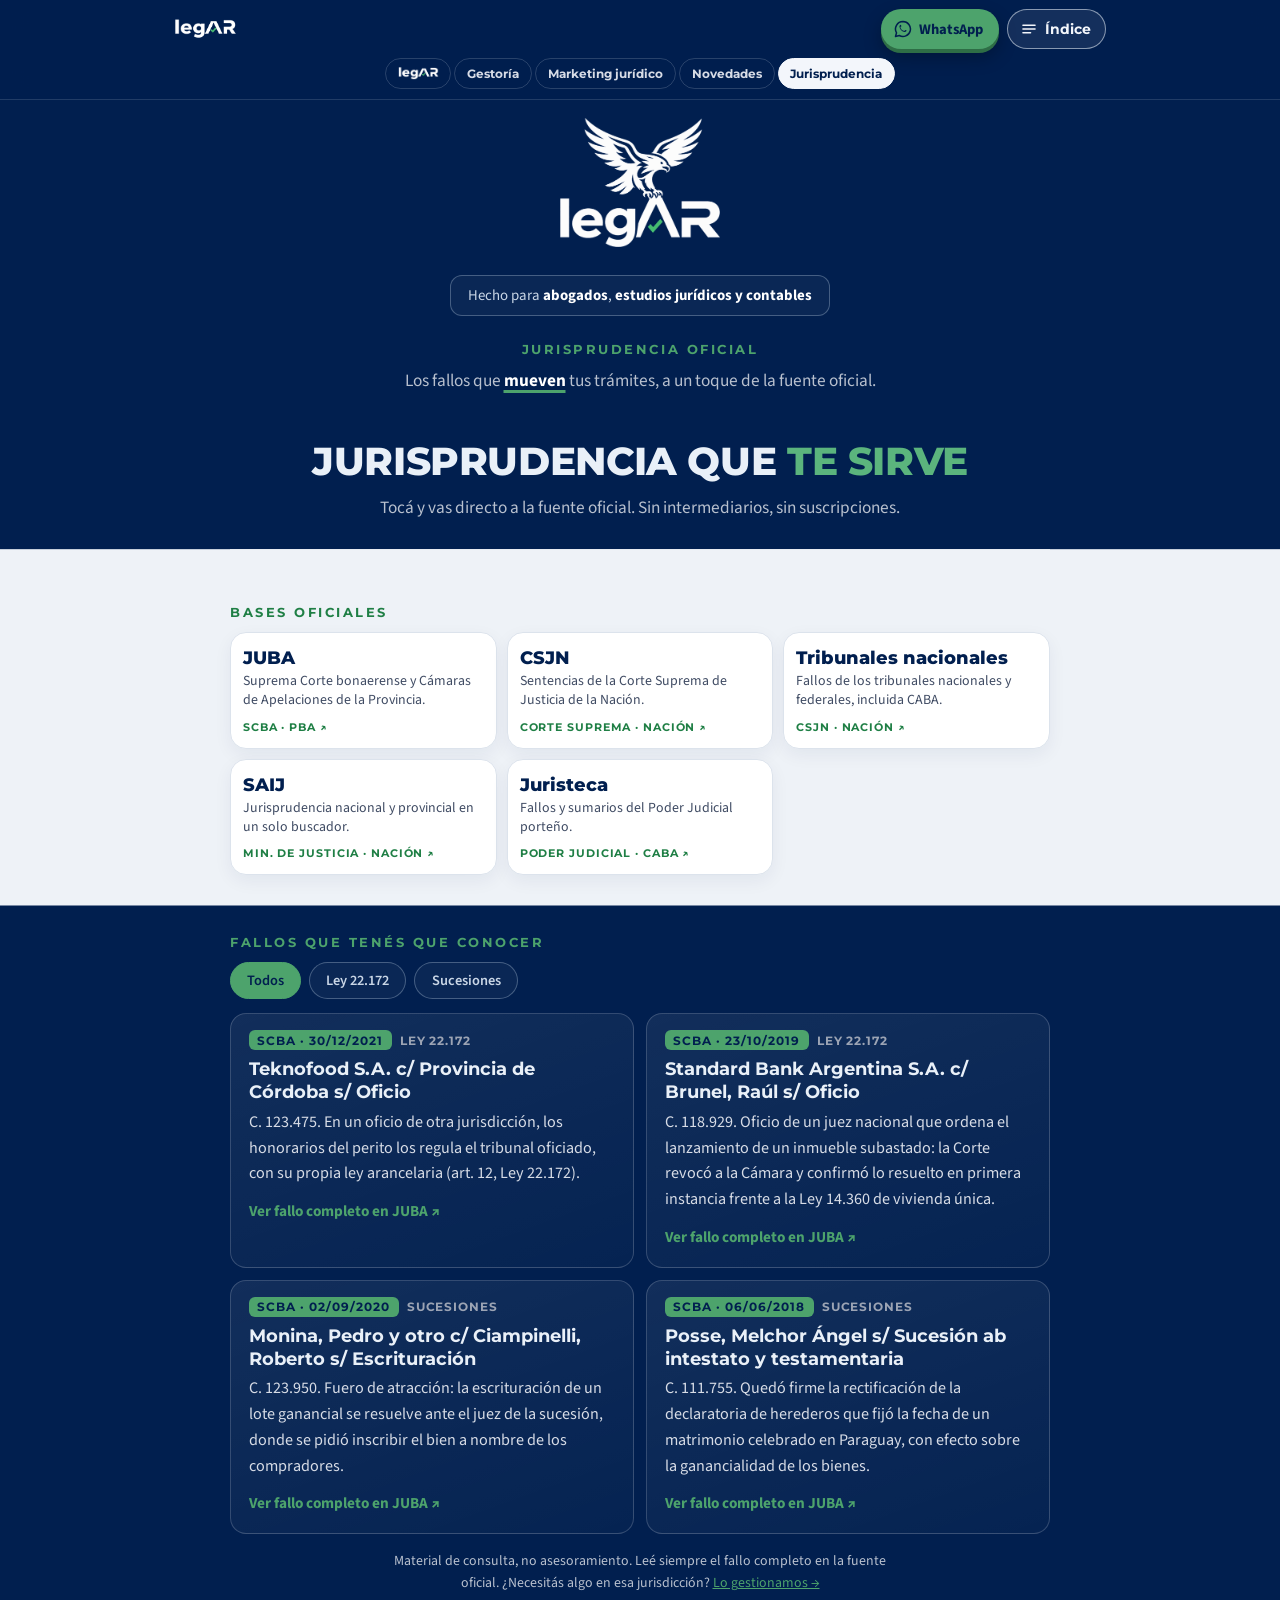
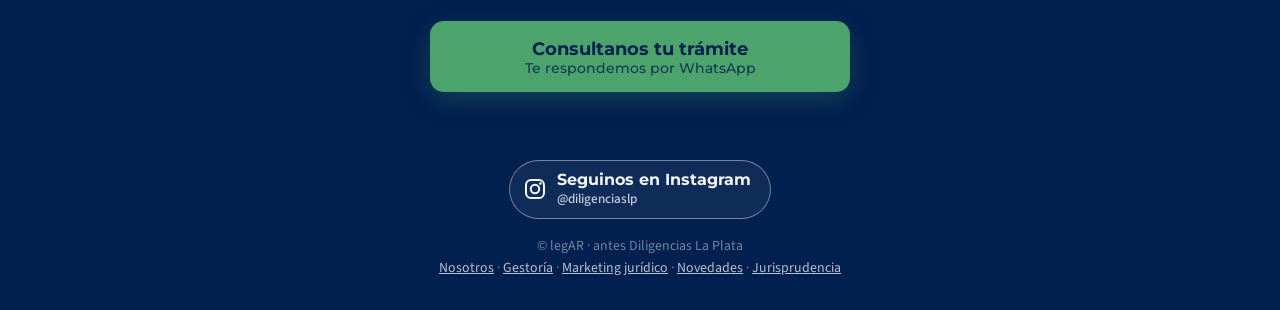
<file: jurisprudencia.html>
<!DOCTYPE html>
<html lang="es"><head><meta charset="utf-8"><meta name="viewport" content="width=device-width, initial-scale=1, viewport-fit=cover">
<title>Jurisprudencia · legAR</title><meta name="description" content="Bases oficiales y fallos clave para abogados, con acceso directo a la fuente oficial."><meta name="theme-color" content="#011F4F">
<link rel="preconnect" href="https://fonts.googleapis.com"><link rel="preconnect" href="https://fonts.gstatic.com" crossorigin>
<link rel="stylesheet" href="https://fonts.googleapis.com/css2?family=Montserrat:wght@500;600;700;800&family=Source+Sans+3:wght@400;500;600;700&display=swap">
<link rel="icon" type="image/png" sizes="32x32" href="favicon-32.png"><link rel="apple-touch-icon" href="apple-touch-icon.png">
<style>
:root{--bg:#011F4F;--sf:#142e5a;--line:#2d446c;--fg:#e9f0f8;--mut:#B8C0CE;--g:#4DA36C;--ink:#011F4F;color-scheme:dark;box-sizing:border-box;padding-top:env(safe-area-inset-top,0px);padding-bottom:env(safe-area-inset-bottom,0px)}
*{box-sizing:border-box}
html{scroll-behavior:smooth;font-size:106%}
body{margin:0;background:var(--bg);color:var(--fg);font:400 1.02rem/1.6 "Source Sans 3",system-ui,-apple-system,"Segoe UI",sans-serif;background-image:radial-gradient(ellipse 80% 40% at 50% 0,#284069 0,transparent 70%);background-repeat:no-repeat}
h1,h2,h3{font-family:Montserrat,system-ui,sans-serif;margin:0;line-height:1.12}
.c{max-width:620px;margin:0 auto;padding:0 20px}@media (max-width:600px){.c{padding:0 40px}}
section{padding:46px 0}
h2{font-size:clamp(1.6rem,6vw,2.1rem);text-align:center;margin-bottom:10px}
.sub{color:var(--mut);text-align:center;margin:0 auto 26px;max-width:30em}
mark{background:none;color:var(--g);padding:0}
:focus-visible{outline:3px solid var(--g);outline-offset:3px}
.top{text-align:center;padding-top:26px}
.logo{display:inline-flex;align-items:center;gap:9px;font:700 1.7rem Montserrat,system-ui,sans-serif}
.logo b{color:var(--g)}
.chip{display:inline-block;border:1px solid var(--line);background:var(--sf);border-radius:99px;padding:.35rem .95rem;font-size:.85rem;color:var(--mut)}
.top .chip{margin:18px 0 22px;border-radius:16px;line-height:1.35}.lg{display:block;margin:0 auto;width:min(140px,38vw);height:auto}.lk{display:block;margin:16px auto 0;background:none;border:0;color:#fff;font:600 .95rem "Source Sans 3",system-ui,sans-serif;text-decoration:underline;text-decoration-color:var(--g);text-decoration-thickness:2px;text-underline-offset:5px;cursor:pointer}.fab{position:fixed;left:50%;transform:translateX(-50%);bottom:calc(16px + env(safe-area-inset-bottom,0px));z-index:10;display:inline-flex;align-items:center;gap:9px;background:var(--g);color:var(--ink);border:0;border-radius:99px;padding:.8rem 1.3rem;font:700 1rem "Source Sans 3",system-ui,sans-serif;white-space:nowrap;cursor:pointer;box-shadow:0 6px 22px rgba(0,0,0,.45),0 0 26px rgba(77,163,108,.35);transition:opacity .25s,transform .25s}.fab svg{width:22px;height:22px;flex:none}.fab.h{opacity:0;pointer-events:none;transform:translate(-50%,20px)}.me{display:block;width:100%;max-width:340px;aspect-ratio:4/5;object-fit:cover;object-position:50% 20%;margin:0 auto 18px;border:2px solid var(--g);border-radius:12px}.rv{display:none;width:100%;aspect-ratio:16/9;background:#000;border:2px solid var(--g);border-radius:12px;margin-bottom:10px}
h1{font-size:clamp(1.95rem,8vw,2.8rem);text-align:center;letter-spacing:-.01em}
.top p{text-align:center;color:var(--mut);margin:14px auto 0;max-width:27em}
.btn{display:block;width:100%;max-width:420px;margin:0 auto;background:var(--g);color:var(--ink);border:0;border-radius:12px;padding:.95rem 1.2rem;font:700 1.08rem "Source Sans 3",system-ui,sans-serif;text-align:center;text-decoration:none;cursor:pointer;box-shadow:0 0 28px rgba(77,163,108,.28)}
.btn small{display:block;font-weight:500;font-size:.8rem;opacity:.8}
.btn:hover{filter:brightness(1.06)}
.chips{display:flex;flex-wrap:wrap;gap:8px;justify-content:center;margin-top:20px}
svg.mp{display:block;width:100%;height:auto;max-height:68vh;margin:0 auto}
.pr{fill:#203963;stroke:#5589c2;stroke-width:.9;vector-effect:non-scaling-stroke;stroke-linejoin:round;cursor:pointer;transition:fill .2s}.pr:hover{fill:#1a5560}.pr.on{fill:#176260;stroke:#4DA36C}
#g{transform-origin:0 0;transition:transform .9s ease}.pl2{fill:#c3d2e4;font:600 calc(13px*var(--f,1))/1 "Source Sans 3",system-ui,sans-serif;pointer-events:none;paint-order:stroke;stroke:#011F4F;stroke-width:calc(3.4px*var(--f,1));stroke-linejoin:round}.zp .pr:not(.on)+*{}
.m{cursor:pointer}
.m>g{transform:scale(var(--i,1));transition:transform .9s ease}
.m .hit{fill:transparent}
.m path{fill:none;stroke:#4DA36C;stroke-width:2;stroke-linecap:round;stroke-linejoin:round}
.zo .m:not(.lp){opacity:.3}
.ring{fill:none;stroke:#4DA36C;stroke-width:2;animation:p 2s ease-out infinite;transform-box:fill-box;transform-origin:center}
@keyframes p{from{transform:scale(1);opacity:.9}to{transform:scale(2.3);opacity:0}}
.pn{background:var(--sf);border:1px solid var(--line);border-radius:14px;padding:18px 18px 20px;margin:6px 0 24px}
.pn h3{font-size:1.3rem;margin-bottom:6px}.pn p{margin:0;color:var(--mut)}
.zx{display:none;margin-top:16px}
.zo .zx{display:block}
.pl{display:flex;flex-wrap:wrap;gap:8px;margin-bottom:14px}
.pl button{background:var(--bg);color:var(--fg);border:1px solid var(--line);border-radius:99px;padding:.4rem .9rem;font:500 .88rem "Source Sans 3",system-ui,sans-serif;cursor:pointer}
.pl button[aria-pressed=true]{background:var(--g);color:var(--ink);border-color:var(--g)}
.vd{aspect-ratio:16/9;border:2px solid var(--g);border-radius:12px;background:linear-gradient(135deg,#0b2a4d,#071a31);display:grid;place-items:center;text-align:center;padding:12px;color:var(--mut);font-size:.9rem}
.vd i{display:block;width:46px;height:46px;border-radius:50%;background:var(--g);margin:0 auto 8px;position:relative}
.vd i:after{content:"";position:absolute;left:18px;top:13px;border-left:15px solid var(--ink);border-top:10px solid transparent;border-bottom:10px solid transparent}
#bk{display:none;margin-top:14px;background:none;border:1px solid var(--line);color:var(--fg);border-radius:8px;padding:.5rem 1rem;font:inherit;cursor:pointer}
.zo #bk,.zp #bk{display:inline-block}#mg{position:relative}#mw2{position:relative}.zp #pt,.zp #px{display:none}#ov{position:absolute;left:10px;right:10px;bottom:10px;z-index:5;background:rgba(2,18,48,.94);border:1px solid var(--line);border-radius:12px;padding:10px 14px;box-shadow:0 4px 18px rgba(0,0,0,.5)}#ov[hidden]{display:none}.oc{display:inline-block;margin-top:8px;background:linear-gradient(135deg,#4DA36C,#4DA36C);color:#011F4F;border-radius:99px;padding:.5rem 1rem;font:700 .88rem "Source Sans 3",system-ui,sans-serif;text-decoration:none}.oc[hidden]{display:none}#ov h4{margin:0 0 3px;font:700 1.02rem Montserrat,system-ui,sans-serif;color:#fff}#ov p{margin:0;font-size:.88rem;line-height:1.4;color:var(--mut)}#bk2{display:none;position:absolute;left:30px;top:8px;z-index:6;background:rgba(2,18,48,.88);color:#fff;border:1px solid var(--line);border-radius:99px;padding:.5rem 1rem;font:600 .92rem "Source Sans 3",system-ui,sans-serif;cursor:pointer;box-shadow:0 2px 10px rgba(0,0,0,.4)}.zo #bk2,.zp #bk2{display:block}
.sv div{border:1px solid var(--line);background:var(--sf);border-radius:12px;padding:15px 18px;margin-bottom:10px}
.sv h3{font-size:1.12rem;margin-bottom:2px}.tag{display:inline-block;vertical-align:middle;margin-left:8px;background:var(--g);color:var(--ink);border-radius:99px;padding:.1rem .6rem;font:700 .72rem "Source Sans 3",system-ui,sans-serif}.sv p{margin:0;color:var(--mut);font-size:.95rem}
ol{list-style:none;counter-reset:s;padding:0;margin:0 0 28px}
ol li{counter-increment:s;display:grid;grid-template-columns:44px 1fr;gap:4px 14px;padding:14px 0;border-bottom:1px solid var(--line)}
ol li:before{content:counter(s);grid-row:span 2;width:40px;height:40px;border-radius:50%;background:var(--g);color:var(--ink);font:700 1.2rem Montserrat,system-ui,sans-serif;display:grid;place-items:center}
ol b{font-size:1.05rem}ol span{color:var(--mut);font-size:.95rem}
.ph{aspect-ratio:4/3;border:2px solid var(--g);border-radius:12px;background:repeating-linear-gradient(135deg,#59616b 0 2px,#3b424b 2px 10px);display:grid;place-items:end start;padding:12px;color:#fff;font-size:.85rem;margin-bottom:16px}
.ab p{color:var(--mut);margin:0 0 12px}
details{border:1px solid var(--line);border-radius:12px;margin-bottom:10px;background:var(--sf);overflow:hidden}
summary{cursor:pointer;font-weight:600;padding:14px 18px}
details[open] summary{background:var(--g);color:var(--ink)}
details p{margin:0;padding:14px 18px;color:var(--mut);font-size:.95rem}
.ct{text-align:center}
.ct .l{display:flex;flex-direction:column;gap:14px;margin-top:24px}.ct .l a{display:inline-flex;align-items:center;justify-content:center;gap:10px;color:#fff;font-weight:600;text-decoration:none}.ct .l a:hover{color:var(--g)}.ct .l svg{width:24px;height:24px;flex:none}
footer{text-align:center;color:#6f87a0;font-size:.82rem;padding:22px 0 30px}
.md{position:fixed;inset:0;background:rgba(2,8,16,.78);display:grid;place-items:center;padding:20px;z-index:20}
.md[hidden]{display:none}
.bx{position:relative;background:#fff;color:#0b1b2e;border-radius:14px;width:100%;max-width:420px;overflow:hidden}
.bx .in{padding:34px 24px 22px}
.bx h3{font-size:1.35rem;margin-bottom:16px;padding-right:20px}
.x{position:absolute;right:10px;top:6px;background:none;border:0;font-size:1.8rem;line-height:1;cursor:pointer;color:#55687c}
.o{display:flex;flex-wrap:wrap;gap:8px}
.o button{border:1px solid #c5d0dc;background:#f2f5f8;color:#0b1b2e;border-radius:99px;padding:.5rem .95rem;font:500 .95rem "Source Sans 3",system-ui,sans-serif;cursor:pointer}
.o button[aria-pressed=true]{background:#1f7a43;border-color:#1f7a43;color:#fff}
.bx input,.bx select{width:100%;padding:.75rem;border:1px solid #b6c3d1;border-radius:8px;font:inherit;background:#fff;color:#0b1b2e}
.er{color:#b3261e;font-size:.88rem;min-height:1.3em;margin:8px 0 0}
.ft{display:flex;align-items:center;justify-content:space-between;background:var(--g);color:var(--ink);font-weight:700}
.ft span{padding:0 24px}
.ft button{background:none;border:0;color:var(--ink);font:700 1.1rem "Source Sans 3",system-ui,sans-serif;padding:16px 24px;cursor:pointer}
.v3{display:none;position:relative;height:min(66vh,540px);min-height:380px;border:1px solid var(--line);border-radius:14px;overflow:hidden;background:#011F4F;margin-bottom:8px}
.zo .v3{display:block}.zo svg.mp{display:none}
.v3{touch-action:none;cursor:grab}.v3 svg#cm{position:absolute;inset:0;width:100%;height:100%;display:block}.v3 canvas{position:absolute;inset:0;display:block;width:100%;height:100%;pointer-events:none}.chit{position:absolute;left:0;top:0;background:none;border:0;padding:0;margin:0;pointer-events:auto;cursor:pointer}.chit svg{width:100%;height:100%;display:block;transition:opacity .2s}
#lb{position:absolute;inset:0;pointer-events:none;overflow:hidden}
.pin{position:absolute;left:0;top:0;display:flex;align-items:center;gap:6px;background:none;border:0;padding:0;cursor:pointer;color:#202124;font:600 .78rem "Source Sans 3",system-ui,sans-serif;pointer-events:auto;white-space:nowrap}
.pin i{width:15px;height:15px;border-radius:50%;background:var(--c);border:2px solid #fff;box-shadow:0 1px 5px rgba(0,0,0,.5);flex:none}
.pin{flex-direction:column-reverse;gap:2px}.pin span{display:none;background:none;border:0;padding:0;font:600 .7rem "Source Sans 3",system-ui,sans-serif;color:#fff;text-shadow:0 0 3px #011F4F,0 0 3px #011F4F,0 0 6px #011F4F;pointer-events:none}.pin.cat i{border-color:#4DA36C}.pin.sel span{font-size:.8rem}
.pin.gz span{font-size:.84rem;padding:.32rem .8rem;box-shadow:0 2px 10px rgba(0,0,0,.45)}.pin.gz i{width:19px;height:19px}.pin.s span{display:inline-block}.pin.d{opacity:.3}.pin.sel i{transform:scale(1.35)}
.cmp{position:absolute;right:10px;top:10px;width:40px;height:40px;border-radius:50%;background:rgba(2,18,48,.72);border:1px solid var(--line);pointer-events:none}.cmp i{transform:rotate(45deg)}
.cmp i{position:absolute;inset:3px;display:block}
.cmp i:before{content:"";position:absolute;left:50%;top:0;transform:translateX(-50%);border-left:5px solid transparent;border-right:5px solid transparent;border-bottom:12px solid #ea4335}
.cmp b{position:absolute;left:0;right:0;bottom:3px;text-align:center;font:700 .6rem "Source Sans 3",system-ui,sans-serif;color:#e9f0f8}
.ld{position:absolute;left:0;right:0;top:44%;text-align:center;color:var(--mut);padding:0 22px;display:none}
.hint{position:absolute;left:10px;bottom:10px;font-size:.74rem;color:var(--mut);pointer-events:none;background:rgba(2,18,48,.7);padding:.2rem .65rem;border-radius:99px}
.pl button:before{content:"";display:inline-block;width:8px;height:8px;border-radius:50%;background:var(--c,var(--g));margin-right:7px}
.pl button[aria-pressed=true]{background:var(--c,var(--g));border-color:var(--c,var(--g));color:var(--ink)}
.pl button[aria-pressed=true]:before{background:var(--ink)}
#bl{margin-top:-4px}
#cd{background:var(--bg);border:1px solid var(--line);border-radius:12px;padding:14px 16px;margin-top:10px}
#cd[hidden]{display:none}
#cd h4{font:700 1.15rem Montserrat,system-ui,sans-serif;margin:0 0 6px}#cd p{margin:0 0 10px}
.sm{font-size:.8rem;color:var(--mut)}
.m.cap>g>.hit{fill:rgba(77,163,108,.28);stroke:#4DA36C;stroke-width:1.6;animation:p 1.5s ease-out infinite;transform-box:fill-box;transform-origin:center}.pgo{display:inline-block;margin:12px 8px 0 0;background:linear-gradient(135deg,#4DA36C,#4DA36C);color:#011F4F;border:0;border-radius:99px;padding:.6rem 1.1rem;font:700 .95rem "Source Sans 3",system-ui,sans-serif;cursor:pointer;box-shadow:0 6px 20px rgba(77,163,108,.35)}.zp .pgo{display:none}
@media(prefers-reduced-motion:reduce){#g,.m>g{transition:none}.ring{animation:none}html{scroll-behavior:auto}}

/* ===== estilo v2: degradés, recuadros resaltados, franjas de luz ===== */
:root{--g2:#4DA36C;--b2:#1d4fd8;--bg2:#011a42}
body{background:linear-gradient(180deg,#072A5F 0,#011F4F 38%,#011a42 100%) fixed;background-image:radial-gradient(ellipse 90% 45% at 50% -4%,rgba(77,163,108,.20) 0,transparent 70%),radial-gradient(ellipse 70% 40% at 100% 30%,rgba(29,79,216,.28) 0,transparent 70%),linear-gradient(180deg,#072A5F 0,#011F4F 40%,#011a42 100%);background-attachment:scroll}
h1,h2{letter-spacing:-.015em}
h1{font-weight:700}
h2{font:800 clamp(1.7rem,7.2vw,2.3rem)/1.15 "Source Sans 3",system-ui,sans-serif;text-transform:uppercase;letter-spacing:-.01em}
.hl{display:inline-block;background:linear-gradient(135deg,var(--g) 0,var(--g2) 100%);color:#011F4F;padding:.02em .32em .06em;border-radius:8px;transform:rotate(-1.6deg);box-shadow:0 6px 22px rgba(77,163,108,.35);font-style:italic;font-weight:800;-webkit-box-decoration-break:clone;box-decoration-break:clone}
h1 .hl{font-family:Montserrat,system-ui,sans-serif;font-weight:700;background:none;box-shadow:none;transform:none;padding:0;border-radius:0;color:var(--g2)}
mark{background:none}
.top .chip{background:rgba(255,255,255,.04);border:1px solid rgba(157,178,200,.4);border-radius:12px;color:#c9d6e6;font-size:.88rem;padding:.55rem 1rem}
.top .chip b{color:#fff;font-weight:700}
.top .btn{margin-top:26px}
.pills{list-style:none;padding:0;margin:28px 0 0;display:flex;flex-direction:column;gap:10px;align-items:center}
.pills li{display:inline-flex;align-items:center;gap:10px;background:rgba(255,255,255,.06);border:1px solid rgba(157,178,200,.18);border-radius:99px;padding:.55rem 1.1rem;font-size:.95rem;color:#e3ecf7;backdrop-filter:blur(4px)}
.pills li:before{content:"";width:14px;height:14px;border-radius:4px;border:2px solid var(--g);background:radial-gradient(circle,var(--g) 0 28%,transparent 32%);flex:none}
.btn{background:linear-gradient(135deg,#4DA36C 0,#4DA36C 55%,#4DA36C 100%);border-radius:14px;box-shadow:0 8px 30px rgba(77,163,108,.38),inset 0 1px 0 rgba(255,255,255,.35);transition:transform .2s,box-shadow .2s}
.btn:hover{transform:translateY(-2px);box-shadow:0 12px 36px rgba(77,163,108,.5),inset 0 1px 0 rgba(255,255,255,.4)}
.fab{background:linear-gradient(135deg,#4DA36C,#4DA36C)}
/* franja de luz entre secciones */
.gb{height:84px;margin-top:34px;background:linear-gradient(180deg,rgba(77,163,108,0) 0,rgba(77,163,108,.10) 45%,rgba(77,163,108,.42) 100%);border-bottom:3px solid var(--g2);box-shadow:0 10px 36px rgba(77,163,108,.5),0 2px 0 rgba(77,163,108,.6)}
.gb.b{background:linear-gradient(180deg,rgba(29,79,216,0) 0,rgba(29,79,216,.14) 45%,rgba(54,150,255,.46) 100%);border-bottom-color:#6bb0ff;box-shadow:0 10px 36px rgba(54,150,255,.5),0 2px 0 rgba(150,200,255,.6)}
hr.ds{border:0;border-top:1px dashed rgba(255,255,255,.22);margin:12px auto;max-width:620px;width:calc(100% - 40px)}
/* tarjetas */
.pn{background:linear-gradient(160deg,rgba(255,255,255,.07),rgba(255,255,255,.02));border:1px solid rgba(77,163,108,.55);box-shadow:0 0 0 1px rgba(77,163,108,.12),0 14px 40px rgba(0,0,0,.35),0 0 38px rgba(77,163,108,.18);border-radius:16px}
.pn h3{font-family:"Source Sans 3",system-ui,sans-serif;font-style:italic;font-weight:800}
.v3{border:2px solid var(--g);border-radius:16px;box-shadow:0 0 0 1px rgba(77,163,108,.15),0 0 40px rgba(77,163,108,.22)}
#mw2{border-radius:16px}
.sv{display:grid;gap:12px}
.sv div{display:grid;grid-template-columns:46px 1fr;gap:2px 14px;align-items:center;margin:0;background:linear-gradient(160deg,rgba(255,255,255,.08),rgba(255,255,255,.025));border:1px solid rgba(157,178,200,.22);border-radius:16px;padding:16px 18px;transition:border-color .25s,transform .25s,box-shadow .25s}
.sv div:hover{border-color:rgba(77,163,108,.7);transform:translateY(-2px);box-shadow:0 10px 30px rgba(77,163,108,.15)}
.sv div:before{content:"";grid-row:span 2;width:46px;height:46px;border-radius:14px;border:1px solid rgba(77,163,108,.5);background:linear-gradient(135deg,rgba(77,163,108,.32),rgba(77,163,108,.06)),url("data:image/svg+xml,%3Csvg xmlns='http://www.w3.org/2000/svg' viewBox='0 0 24 24' fill='none' stroke='%237bf0b4' stroke-width='1.8' stroke-linecap='round' stroke-linejoin='round'%3E%3Cpath d='M7 3h7l5 5v13H7z'/%3E%3Cpath d='M14 3v5h5M10 13l2 2 3.5-4'/%3E%3C/svg%3E") center/22px no-repeat}
.sv h3{font-family:"Source Sans 3",system-ui,sans-serif;font-weight:700;font-size:1.08rem}
.sv div:first-child{background:linear-gradient(135deg,#4DA36C,#4DA36C);border-color:transparent;color:#011F4F}
.sv div:first-child p{color:#011F4F}.sv div:first-child:before{border-color:rgba(4,33,15,.35);background:linear-gradient(rgba(4,33,15,.12),rgba(4,33,15,.12)),url("data:image/svg+xml,%3Csvg xmlns='http://www.w3.org/2000/svg' viewBox='0 0 24 24' fill='none' stroke='%2304210f' stroke-width='1.8' stroke-linecap='round' stroke-linejoin='round'%3E%3Cpath d='M7 3h7l5 5v13H7z'/%3E%3Cpath d='M14 3v5h5M10 13l2 2 3.5-4'/%3E%3C/svg%3E") center/22px no-repeat}
.sv div:first-child .tag{background:#011F4F;color:var(--g2)}
/* vs */
.vs .cmpb{display:grid;gap:14px;margin-top:22px}
.vs .cb1,.vs .cb2{border-radius:18px;padding:20px 20px 18px}
.vs .cb1{background:linear-gradient(160deg,rgba(255,255,255,.07),rgba(255,255,255,.02));border:1px solid rgba(157,178,200,.25)}
.vs .cb2{background:linear-gradient(135deg,#4DA36C 0,#4DA36C 60%,#4DA36C 100%);color:#011F4F;box-shadow:0 14px 44px rgba(77,163,108,.35)}
.vs h3{font:800 1.2rem "Source Sans 3",system-ui,sans-serif;margin-bottom:10px;display:flex;align-items:center;gap:10px}
.vs h3 i{width:34px;height:34px;border-radius:50%;display:grid;place-items:center;font-style:normal;font-size:1rem}
.vs .cb1 h3 i{background:rgba(255,120,120,.16);color:#ff9a9a;border:1px solid rgba(255,120,120,.4)}
.vs .cb2 h3 i{background:rgba(4,33,15,.14);color:#011F4F;border:1px solid rgba(4,33,15,.4)}
.vs ul{margin:0;padding-left:1.15rem;display:grid;gap:7px;font-size:.96rem}
.vs .cb1 li{color:var(--mut)}.vs .cb2 b{font-weight:700}
/* pasos */
ol{display:grid;gap:12px;margin-bottom:26px}
ol li{border:1px solid rgba(157,178,200,.22);background:linear-gradient(160deg,rgba(255,255,255,.07),rgba(255,255,255,.02));border-radius:16px;padding:16px 18px;position:relative;overflow:hidden}
ol li:after{content:"";position:absolute;left:0;top:0;bottom:0;width:4px;background:linear-gradient(180deg,var(--g2),var(--g))}
ol li:before{background:linear-gradient(135deg,var(--g),var(--g2));border-radius:12px;font-family:"Source Sans 3",system-ui,sans-serif;font-style:italic;font-weight:800;box-shadow:0 6px 18px rgba(77,163,108,.35)}
/* about */
.me{border:2px solid var(--g);border-radius:16px;box-shadow:0 0 0 4px rgba(77,163,108,.14),0 18px 50px rgba(0,0,0,.45),0 0 44px rgba(77,163,108,.22)}
/* FAQ */
.faq .big{font:800 clamp(5rem,30vw,8.5rem)/.9 "Source Sans 3",system-ui,sans-serif;text-align:center;background:linear-gradient(180deg,var(--g2) 0,var(--g) 40%,rgba(77,163,108,0) 100%);-webkit-background-clip:text;background-clip:text;color:transparent;-webkit-text-fill-color:transparent;margin:0 0 6px;letter-spacing:-.02em}
details{background:linear-gradient(160deg,rgba(255,255,255,.07),rgba(255,255,255,.02));border:1px solid rgba(157,178,200,.25);border-radius:14px;transition:border-color .25s}
details:hover{border-color:rgba(77,163,108,.6)}
summary{list-style:none;display:flex;justify-content:space-between;align-items:center;gap:12px}
summary::-webkit-details-marker{display:none}
summary:after{content:"";width:9px;height:9px;border-right:2px solid currentColor;border-bottom:2px solid currentColor;transform:rotate(45deg);transition:transform .25s;flex:none;margin-top:-4px}
details[open] summary{background:linear-gradient(135deg,var(--g),var(--g2))}
details[open] summary:after{transform:rotate(-135deg);margin-top:4px}
/* contacto */
.ct .btn{max-width:360px}
/* entrada al hacer scroll */
html.js .rev{opacity:0;transform:translateY(24px);transition:opacity .7s ease,transform .7s ease}
html.js .rev.in{opacity:1;transform:none}
@media (prefers-reduced-motion:reduce){html.js .rev{opacity:1;transform:none;transition:none}.btn,.sv div{transition:none}}
@media(min-width:640px){.vs .cmpb{grid-template-columns:1fr 1fr}}

.bub{position:relative;height:min(105vw,420px);margin:26px auto 0;max-width:460px;touch-action:pan-y;border-radius:22px;background:radial-gradient(ellipse 70% 60% at 50% 50%,rgba(77,163,108,.10),transparent 72%)}
.bb{position:absolute;left:0;top:0;display:grid;place-items:center;border-radius:50%;text-align:center;color:#fff;font:700 .76rem/1.18 "Source Sans 3",system-ui,sans-serif;cursor:grab;touch-action:none;user-select:none;-webkit-user-select:none;border:1.5px solid rgba(77,163,108,.85);background:radial-gradient(circle at 32% 28%,rgba(77,163,108,.55) 0,rgba(77,163,108,.28) 38%,rgba(2,24,66,.55) 100%);box-shadow:0 0 26px rgba(77,163,108,.28),inset 0 0 18px rgba(77,163,108,.18);padding:0;will-change:transform;-webkit-tap-highlight-color:transparent}
.bb em{font-style:normal;padding:0 10%;pointer-events:none;text-shadow:0 1px 6px rgba(1,15,46,.9)}
.bb.tr{border-color:rgba(120,170,255,.75);background:radial-gradient(circle at 32% 28%,rgba(150,195,255,.5) 0,rgba(60,120,240,.24) 40%,rgba(2,24,66,.55) 100%);box-shadow:0 0 24px rgba(70,140,255,.3),inset 0 0 18px rgba(150,195,255,.16);font-weight:600;color:#e6f0ff;cursor:grab}
.bb.dr{cursor:grabbing;z-index:3;filter:brightness(1.12)}
.bb:focus-visible{outline:3px solid #fff;outline-offset:3px}
.orb{position:absolute;inset:-15%;border:1px solid rgba(77,163,108,.5);border-radius:50%;transform:rotate(var(--a,0deg)) scaleY(.36);pointer-events:none}
.bb.tr .orb{border-color:rgba(150,195,255,.5)}
.orb b{position:absolute;inset:0;animation:orbs 6s linear infinite}
.orb b:after{content:"";position:absolute;left:50%;top:-4px;margin-left:-4px;width:8px;height:8px;border-radius:50%;background:#4DA36C;box-shadow:0 0 10px 2px rgba(77,163,108,.9)}
.bb.tr .orb b:after{background:#a9ccff;box-shadow:0 0 10px 2px rgba(110,170,255,.9)}
.bb:nth-child(even) .orb b{animation-duration:8s;animation-direction:reverse}
@keyframes orbs{to{transform:rotate(360deg)}}
.bh{font-size:.82rem;color:var(--mut);margin:10px 0 0;text-align:center}
@media (prefers-reduced-motion:reduce){.orb b{animation:none}}

.sv2{display:grid;gap:12px}
details.cat{border-radius:16px;padding:0;background:linear-gradient(160deg,rgba(255,255,255,.08),rgba(255,255,255,.025));border:1px solid rgba(157,178,200,.25);overflow:hidden}
details.cat summary{padding:14px 16px;display:flex;align-items:center;gap:14px;font-weight:400}
details.cat[open]{border-color:rgba(77,163,108,.7);box-shadow:0 10px 32px rgba(77,163,108,.16)}
details.cat[open] summary{background:linear-gradient(135deg,rgba(77,163,108,.28),rgba(77,163,108,.06));color:var(--fg)}
details.cat summary:after{margin-left:auto}
.ci{width:46px;height:46px;border-radius:14px;border:1px solid rgba(77,163,108,.5);flex:none;background:linear-gradient(135deg,rgba(77,163,108,.32),rgba(77,163,108,.06)),url("data:image/svg+xml,%3Csvg xmlns='http://www.w3.org/2000/svg' viewBox='0 0 24 24' fill='none' stroke='%237bf0b4' stroke-width='1.8' stroke-linecap='round' stroke-linejoin='round'%3E%3Cpath d='M7 3h7l5 5v13H7z'/%3E%3Cpath d='M14 3v5h5M10 13l2 2 3.5-4'/%3E%3C/svg%3E") center/22px no-repeat}
.ct2{display:grid;gap:1px;min-width:0}.ct2 b{font:700 1.08rem "Source Sans 3",system-ui,sans-serif;color:#fff}.ct2 small{color:var(--mut);font-size:.88rem}
.tg{font-style:normal;margin-left:8px;background:linear-gradient(135deg,var(--g),var(--g2));color:#011F4F;border-radius:99px;padding:.1rem .6rem;font:700 .7rem "Source Sans 3",system-ui,sans-serif;vertical-align:middle}
.cin{padding:4px 16px 18px}.cin p{margin:8px 0 12px;padding:0;color:var(--mut);font-size:.95rem}
.sc{display:flex;flex-wrap:wrap;gap:8px;margin-bottom:16px}
.sb{background:rgba(255,255,255,.07);border:1px solid rgba(157,178,200,.35);color:#fff;border-radius:99px;padding:.5rem .95rem;font:600 .9rem "Source Sans 3",system-ui,sans-serif;cursor:pointer;transition:background .2s,border-color .2s,transform .2s}
.sb:hover{border-color:var(--g);background:rgba(77,163,108,.18);transform:translateY(-1px)}
.sb i{font-style:normal;margin-left:8px;background:var(--g);color:#011F4F;border-radius:99px;padding:.05rem .5rem;font-size:.68rem;font-weight:700}
.go2{max-width:none;font-size:1rem;padding:.8rem 1rem}

.bn{list-style:none;padding:0;margin:0 0 22px;display:grid;gap:10px}
.bn li{display:flex;align-items:center;gap:12px;background:linear-gradient(160deg,rgba(255,255,255,.08),rgba(255,255,255,.025));border:1px solid rgba(157,178,200,.22);border-radius:14px;padding:.8rem 1rem;font-weight:600}
.bn li:before{content:"✓";width:26px;height:26px;border-radius:50%;display:grid;place-items:center;background:linear-gradient(135deg,var(--g),var(--g2));color:#011F4F;font-weight:800;flex:none}
.rf{display:grid;gap:14px;background:linear-gradient(160deg,rgba(255,255,255,.07),rgba(255,255,255,.02));border:1px solid rgba(77,163,108,.5);border-radius:18px;padding:20px 18px;box-shadow:0 0 36px rgba(77,163,108,.14)}
.rf label{display:grid;gap:6px;font-weight:600;font-size:.92rem}
.rf input,.rf select{width:100%;padding:.78rem .85rem;border-radius:10px;border:1px solid rgba(157,178,200,.4);background:rgba(2,24,66,.7);color:#fff;font:inherit;font-weight:400}
.rf input:focus,.rf select:focus{outline:2px solid var(--g);border-color:var(--g)}
.rf select option{color:#0b1b2e}.rf textarea{width:100%;padding:.78rem .85rem;border-radius:10px;border:1px solid rgba(157,178,200,.4);background:rgba(2,24,66,.7);color:#fff;font:inherit;font-weight:400;resize:vertical}.rf textarea:focus{outline:2px solid var(--g);border-color:var(--g)}.rf .er.ok{color:var(--g2)}
.rf .er{color:#ff9a9a;margin:0}
.rv.rvp{aspect-ratio:9/16;width:auto;max-width:100%;max-height:62vh;margin:0 auto 10px}.rvl{display:grid;gap:14px;margin-bottom:22px}
.rvc{border:2px solid var(--g);border-radius:18px;padding:18px;background:linear-gradient(160deg,rgba(255,255,255,.08),rgba(255,255,255,.02));box-shadow:0 0 30px rgba(77,163,108,.15)}
.rvc q{display:block;font:700 1.08rem/1.35 "Source Sans 3",system-ui,sans-serif;quotes:"“" "”";margin-bottom:10px}
.rvc span{color:var(--mut);font-size:.9rem}
.rve{border:2px dashed rgba(77,163,108,.55);border-radius:18px;padding:26px 18px;text-align:center;color:var(--mut);background:rgba(77,163,108,.05)}
.rve b{display:block;color:#fff;font:800 1.1rem "Source Sans 3",system-ui,sans-serif;margin-bottom:4px}
.tl{list-style:none;padding:0;margin:16px 0 0;display:flex;flex-wrap:wrap;gap:6px 14px;justify-content:center;font-size:.85rem;color:#c9d6e6}.tl li:before{content:"✓";color:var(--g2);font-weight:800;margin-right:6px}
.ali{position:absolute;right:4px;top:54px;width:98px;height:98px;padding:0 10px;border-radius:50%;display:flex;flex-direction:column;align-items:center;justify-content:center;text-align:center;color:#fff;background:radial-gradient(circle at 32% 28%,rgba(77,163,108,.55),rgba(77,163,108,.22) 55%,rgba(77,163,108,.08));border:1px solid rgba(77,163,108,.55);box-shadow:0 0 26px rgba(77,163,108,.35),inset 0 0 14px rgba(77,163,108,.25);animation:aliF 5s ease-in-out infinite;z-index:3}
.ali b{font:800 1.28rem/1 "Source Sans 3",system-ui,sans-serif;letter-spacing:-.02em}.ali small{font:700 .62rem/1.1 "Source Sans 3",system-ui,sans-serif;letter-spacing:.06em;text-transform:uppercase;color:#bfe9d3;margin-top:3px}
@keyframes aliF{0%,100%{transform:translateY(0)}50%{transform:translateY(-6px)}}@media (prefers-reduced-motion:reduce){.ali{animation:none}}
.lgs{margin:8px 0 0;text-align:center;font:700 .72rem/1 "Source Sans 3",system-ui,sans-serif;letter-spacing:.34em;text-transform:uppercase;color:var(--g2);opacity:.9}

/* ===== legAR · marca 2026 (manual de marca) ===== */
h1,h2,h3,.btn,.hl,.vs h3,.pn h3,.ct2 b,.faq .big{font-family:Montserrat,system-ui,sans-serif}
h1{font-weight:800;letter-spacing:-.02em}
h2{font-weight:800;font-style:normal}
.pn h3,.vs h3,.rvc q,.rve b,.ali b{font-style:normal}
.hl{font-style:normal}
.btn{background:#4DA36C;color:#011F4F;box-shadow:0 8px 24px rgba(77,163,108,.25);font-weight:700}
.btn:hover{box-shadow:0 12px 30px rgba(77,163,108,.35)}
.gb{background:linear-gradient(180deg,rgba(77,163,108,0) 0,rgba(77,163,108,.06) 45%,rgba(77,163,108,.22) 100%);border-bottom:2px solid #4DA36C;box-shadow:none}
.gb.b{background:linear-gradient(180deg,rgba(156,164,180,0) 0,rgba(156,164,180,.06) 45%,rgba(156,164,180,.2) 100%);border-bottom-color:#9CA4B4;box-shadow:none}
.lg{width:min(190px,48vw)}
.lgs{letter-spacing:.22em;color:#9CA4B4}
.doors{display:grid;gap:10px;max-width:420px;margin:26px auto 0}
.btn2{display:block;width:100%;background:transparent;color:#fff;border:2px solid #4DA36C;border-radius:14px;padding:.85rem 1.2rem;font:700 1.05rem Montserrat,system-ui,sans-serif;text-align:center;text-decoration:none;cursor:pointer}
.btn2 small{display:block;font:500 .8rem "Source Sans 3",system-ui,sans-serif;color:#B8C0CE}
.btn2:hover{background:rgba(77,163,108,.1)}
.top .doors .btn{margin-top:0}
/* Al día */
.ad{display:grid;gap:12px}
.adc{border:1px solid rgba(184,192,206,.25);border-radius:16px;padding:16px 18px;background:linear-gradient(160deg,rgba(255,255,255,.07),rgba(255,255,255,.02))}
.adc .og{display:flex;gap:8px;align-items:center;flex-wrap:wrap;font:700 .72rem Montserrat,system-ui,sans-serif;letter-spacing:.08em;text-transform:uppercase;color:#9CA4B4;margin-bottom:8px}
.adc .og span{background:#4DA36C;color:#011F4F;border-radius:6px;padding:.15rem .5rem}
.adc .og span.al{background:#C71A1C;color:#fff}
.adc h3{font:700 1.08rem/1.25 Montserrat,system-ui,sans-serif;margin:0 0 6px}
.adc p{margin:0 0 10px;color:#B8C0CE;font-size:.95rem}
.adc .ln{display:flex;gap:16px;flex-wrap:wrap;font-size:.9rem;font-weight:600}
.adc .ln a{color:#fff;text-decoration:underline;text-decoration-color:#4DA36C;text-underline-offset:4px}
.more{display:block;text-align:center;margin-top:16px;color:#fff;font-weight:600;text-decoration:underline;text-decoration-color:#4DA36C;text-underline-offset:5px}
/* Marketing jurídico compacto */
.mj{display:grid;gap:12px}
.mjc{display:grid;grid-template-columns:46px 1fr;gap:2px 14px;align-items:center;border:1px solid rgba(184,192,206,.25);border-radius:16px;padding:16px 18px;background:linear-gradient(160deg,rgba(255,255,255,.07),rgba(255,255,255,.02))}
.mjc i{grid-row:span 2;width:46px;height:46px;border-radius:14px;border:1px solid rgba(77,163,108,.5);background:rgba(77,163,108,.14);display:grid;place-items:center}
.mjc i svg{width:22px;height:22px}
.mjc b{font:700 1.05rem Montserrat,system-ui,sans-serif}
.mjc span{color:#B8C0CE;font-size:.93rem}
.kick{display:block;text-align:center;font:700 .74rem Montserrat,system-ui,sans-serif;letter-spacing:.2em;color:#4DA36C;margin-bottom:8px}
footer a{color:#B8C0CE}

.hd{display:flex;align-items:center;justify-content:space-between;padding:18px 20px;max-width:620px;margin:0 auto}
.hd img{width:92px;height:auto}.hd a.bk{color:#fff;font-weight:600;text-decoration:underline;text-decoration-color:#4DA36C;text-underline-offset:5px}
.hero{text-align:center;padding:20px 0 10px}.hero p{color:#B8C0CE;max-width:30em;margin:14px auto 0}
.blk{border:1px solid rgba(184,192,206,.25);border-radius:18px;padding:20px;background:linear-gradient(160deg,rgba(255,255,255,.07),rgba(255,255,255,.02));margin-bottom:14px}
.blk h3{font:700 1.2rem Montserrat,system-ui,sans-serif;margin:0 0 4px}.blk>p{color:#B8C0CE;margin:0 0 12px}
.blk ul{margin:0;padding-left:1.1rem;display:grid;gap:6px}.blk li::marker{color:#4DA36C}
.pq{display:grid;gap:10px;grid-template-columns:1fr}.pq div{border-radius:14px;padding:14px 16px;background:rgba(77,163,108,.1);border:1px solid rgba(77,163,108,.4);font-weight:600}
.pq small{display:block;font-weight:400;color:#B8C0CE}
html.js .rev{opacity:1;transform:none}

/* pestañas */
.tabs{position:sticky;top:0;z-index:15;display:flex;justify-content:center;padding:10px 6px;background:rgba(1,31,79,.92);backdrop-filter:blur(10px);-webkit-backdrop-filter:blur(10px);border-bottom:1px solid rgba(184,192,206,.18)}
.tabs nav{display:flex;gap:1px;background:rgba(255,255,255,.06);border:1px solid rgba(184,192,206,.22);border-radius:99px;padding:4px;max-width:100%;overflow-x:auto;scrollbar-width:none}
.tabs nav::-webkit-scrollbar{display:none}
.tabs a{flex:none;color:#D7DCE6;text-decoration:none;font:700 .7rem Montserrat,system-ui,sans-serif;padding:.44rem .52rem;border-radius:99px;white-space:nowrap}
.tabs a[aria-current=page]{background:#4DA36C;color:#011F4F}
.tabs a:not([aria-current]):hover{background:rgba(255,255,255,.08)}
.hcw{text-align:center;padding:0 20px;margin:2px 0 6px}.chip.hc{background:rgba(255,255,255,.04);border:1px solid rgba(157,178,200,.4);border-radius:12px;color:#c9d6e6;font-size:.88rem;padding:.55rem 1rem;line-height:1.35}.chip.hc b{color:#fff;font-weight:700}
.tabs nav{align-items:center}.tabs a{display:inline-flex;align-items:center;line-height:1.2}.tabs a.tlg{align-self:stretch}.tabs a.tlg img{height:14px;width:auto;display:block}.tabs a.tlg .ia{display:none}.tabs a.tlg[aria-current=page] .ib{display:none}.tabs a.tlg[aria-current=page] .ia{display:block}
.vjg{display:grid;grid-template-columns:minmax(0,1fr) minmax(0,1fr);gap:10px}
.vj{min-width:0;overflow-wrap:anywhere;display:flex;flex-direction:column;gap:2px;border:1px solid rgba(184,192,206,.22);border-radius:16px;padding:14px 12px;background:linear-gradient(160deg,rgba(255,255,255,.07),rgba(255,255,255,.02))}
.vj .jr{font:700 .66rem Montserrat,system-ui,sans-serif;letter-spacing:.08em;text-transform:uppercase;color:#9CA4B4}
.vj .un{font:700 .82rem Montserrat,system-ui,sans-serif;color:#fff;margin-top:2px}
.vj .vl{font:800 clamp(1rem,5vw,1.3rem) Montserrat,system-ui,sans-serif;color:#4DA36C;letter-spacing:-.02em;margin-top:6px}
.vj .vg{font-size:.8rem;color:#D7DCE6}
.vj small{font-size:.72rem;color:#9CA4B4;line-height:1.3;margin-top:4px}
.vj a{font-size:.72rem;color:#fff;text-decoration:underline;text-decoration-color:#4DA36C;text-underline-offset:3px;margin-top:auto;padding-top:8px}
@media (max-width:340px){.vjg{grid-template-columns:1fr}}
</style><style>
.live{display:inline-flex;align-items:center;gap:8px;margin-top:12px;padding:.4rem .9rem;border:1px solid rgba(77,163,108,.45);background:rgba(77,163,108,.1);border-radius:99px;font:600 .82rem Montserrat,system-ui,sans-serif;color:#4DA36C}
.live i{width:8px;height:8px;border-radius:50%;background:#4DA36C;box-shadow:0 0 0 0 rgba(77,163,108,.6);animation:lv 1.8s infinite}
@keyframes lv{70%{box-shadow:0 0 0 8px rgba(77,163,108,0)}100%{box-shadow:0 0 0 0 rgba(77,163,108,0)}}
@media (prefers-reduced-motion:reduce){.live i{animation:none}}
</style>
<style>
.qa{text-align:left;max-width:560px;margin:34px auto 0;padding:22px 20px;border:1px solid rgba(77,163,108,.35);border-radius:18px;background:linear-gradient(160deg,rgba(77,163,108,.08),rgba(255,255,255,.02))}
.qa .kick{display:block;text-align:left}
.qa h3{margin:6px 0 6px;font:800 1.3rem/1.25 Montserrat,system-ui,sans-serif;color:#fff}
.qa>p{margin:0 0 14px;color:#B8C0CE;font-size:.95rem}
.ql{display:block;margin:12px 0 6px;font:600 .85rem Montserrat,system-ui,sans-serif;color:#e9f0f8}
.ql small{font:400 .8rem "Source Sans 3",sans-serif;color:#9CA4B4}
.qa select,.qa textarea,.qa input{text-align:left;width:100%;box-sizing:border-box;background:rgba(1,31,79,.55);border:1px solid rgba(156,164,180,.35);border-radius:10px;color:#fff;font:400 1rem "Source Sans 3",system-ui,sans-serif;padding:.7rem .8rem}
.qa textarea{resize:vertical;min-height:96px}
.qa select:focus,.qa textarea:focus,.qa input:focus{outline:2px solid #4DA36C;outline-offset:1px;border-color:transparent}
.qa ::placeholder{color:#7d879a}
.qb{display:block;width:100%;margin-top:16px;background:transparent;color:#4DA36C;border:1.5px solid #4DA36C;border-radius:12px;padding:.85rem 1rem;font:700 1rem Montserrat,system-ui,sans-serif;cursor:pointer}
.qb:hover{background:rgba(77,163,108,.12)}
.qb:disabled{opacity:.6;cursor:wait}
.qok{margin:12px 0 0;color:#4DA36C;font-weight:600;text-align:center}
</style>
<style>
.qh{margin-top:22px;padding-top:16px;border-top:1px solid rgba(156,164,180,.22)}
.qh h4{margin:0 0 10px;font:700 .95rem Montserrat,system-ui,sans-serif;color:#e9f0f8}
.qi{padding:10px 0;border-bottom:1px solid rgba(156,164,180,.14)}
.qi:last-child{border-bottom:0}
.qq{margin:0;color:#fff;font-size:.95rem}
.qr{margin:4px 0 0 14px;color:#9CA4B4;font-size:.9rem;position:relative}
.qr:before{content:"";position:absolute;left:-12px;top:.25em;width:7px;height:8px;border-left:1.5px solid #4DA36C;border-bottom:1.5px solid #4DA36C}
.qr small{color:#7d879a;margin-left:6px;font-size:.78rem}
.qe{margin:0;color:#9CA4B4;font-size:.9rem}
.qm{margin-top:10px;background:none;border:0;color:#4DA36C;font:600 .9rem "Source Sans 3",sans-serif;cursor:pointer;padding:0}
</style>
<style>
.vall{max-width:620px;margin:16px auto 0;border:1px solid rgba(156,164,180,.3);border-radius:14px;background:rgba(255,255,255,.03);overflow:hidden}
.vall summary{cursor:pointer;list-style:none;padding:.85rem 1rem;font:700 .95rem Montserrat,system-ui,sans-serif;color:#4DA36C;justify-content:center}
.vall[open] summary{color:#011F4F}
.vall summary::-webkit-details-marker{display:none}
.vrl{border-top:1px solid rgba(156,164,180,.2);text-align:left}
.vr{line-height:1.35;display:grid;grid-template-columns:minmax(0,1fr) auto;gap:2px 10px;padding:10px 14px;border-bottom:1px solid rgba(156,164,180,.12)}
.vr:last-child{border-bottom:0}
.vrn b{display:block;color:#fff;font:700 .92rem Montserrat,system-ui,sans-serif}
.vrn span{color:#9CA4B4;font-size:.82rem}
.vrv{color:#4DA36C;font:800 1rem Montserrat,system-ui,sans-serif;align-self:center;white-space:nowrap}
.vrc .vrv{color:#5d6a80}
.vrm{grid-column:1/-1;color:#8b95a8;font-size:.78rem;overflow-wrap:anywhere}
.vrm a{color:#B8C0CE}
</style>
<style>
.lgx{display:flex;justify-content:center;align-items:baseline;white-space:nowrap;font:800 clamp(1.25rem,6.2vw,1.9rem) Montserrat,system-ui,sans-serif;letter-spacing:-.02em;padding:4px 0 2px;color:#fff}
.lgx b{font-weight:800;color:#fff}
.lgx .lx{display:inline-block;overflow:hidden;vertical-align:bottom;max-width:0;opacity:0;color:#4DA36C;font-weight:700;transition:max-width 1.1s cubic-bezier(.6,0,.2,1),opacity .8s ease}
.lgx.open .lx{opacity:1}
.lgx .stp{display:inline-block;width:.95em;max-width:0;height:.95em;margin-left:0;overflow:visible;vertical-align:-.08em;opacity:0;transform:scale(2.4) rotate(-14deg);transition:opacity .25s ease,transform .35s cubic-bezier(.3,1.6,.5,1)}
.lgx .stp svg{width:100%;height:100%;display:block}
.lgx.open .stp{opacity:1;transform:none;max-width:1.2em;margin-left:.16em;transition-delay:.95s}
@media (prefers-reduced-motion:reduce){.lgx .lx{max-width:none!important;opacity:1;transition:none}}
@media (prefers-reduced-motion:reduce){.lgx .stp{opacity:1;transform:none;transition:none}}
</style>
<style>.lgx>*{flex-shrink:0}.mqw>.c{width:100%;min-width:0;box-sizing:border-box}.lgx{width:100%;min-width:0;box-sizing:border-box}.lgx{letter-spacing:0!important}.lgx .lx{padding-right:.02em}</style>
<style>
.jw{margin-top:40px;text-align:left}
.jw h2{text-align:center}
.jbg{display:grid;grid-template-columns:minmax(0,1fr) minmax(0,1fr);gap:10px}
a.jb{display:flex;flex-direction:column;align-items:flex-start;justify-content:flex-start;gap:4px;min-width:0;border:1px solid rgba(184,192,206,.22);border-radius:16px;padding:14px 12px;background:linear-gradient(160deg,rgba(255,255,255,.07),rgba(255,255,255,.02));color:#fff;text-decoration:none;transition:border-color .2s,transform .2s}
a.jb:hover,a.jb:focus-visible{border-color:#4DA36C;transform:translateY(-2px)}
a.jb b{font:800 1.05rem Montserrat,system-ui,sans-serif}
a.jb span{font-size:.82rem;color:#D7DCE6;font-weight:400;line-height:1.35}
a.jb i{font-style:normal;font:700 .66rem Montserrat,system-ui,sans-serif;letter-spacing:.08em;text-transform:uppercase;color:#4DA36C;margin-top:auto;padding-top:6px}
.jt{font:700 .74rem Montserrat,system-ui,sans-serif;letter-spacing:.2em;color:#4DA36C;margin:30px 0 12px}
.jfl{display:flex;flex-wrap:wrap;gap:8px;margin-bottom:14px}
.jfl button{border:1px solid rgba(157,178,200,.4);background:rgba(255,255,255,.04);color:#c9d6e6;border-radius:99px;padding:.4rem .95rem;font:600 .85rem "Source Sans 3",system-ui,sans-serif;cursor:pointer}
.jfl button[aria-pressed="true"]{background:#4DA36C;border-color:#4DA36C;color:#011F4F}
a.jf[hidden]{display:none!important}
a.jf{display:block;color:inherit;text-decoration:none;transition:border-color .2s,transform .2s}
a.jf:hover,a.jf:focus-visible{border-color:#4DA36C;transform:translateY(-2px)}
a.jf p{color:#D7DCE6;margin:6px 0 10px}
a.jf .go{font-weight:700;color:#4DA36C;font-size:.9rem}
.jbg a.jb:last-child:nth-child(odd){grid-column:1/-1}
@media (min-width:720px){.jbg{grid-template-columns:repeat(3,minmax(0,1fr))}.jbg a.jb:last-child:nth-child(odd){grid-column:auto}}
</style>
<style>@media (max-width:440px){.tabs{padding:10px 4px}.tabs a{padding:.42rem .34rem;font-size:.6rem}.tabs a.tlg{padding-left:.4rem;padding-right:.4rem}}@media (max-width:372px){.tabs a{padding:.42rem .26rem;font-size:.54rem;letter-spacing:-.01em}}</style>
<style id="ajustes-legar">
html,body{overflow-x:clip;max-width:100%}
html{background:#011F4F}
body{background:#011F4F!important;background-image:none!important}
@media (prefers-reduced-motion:reduce){a[href*="wa.me"],.fab{animation:none!important}}
</style>
<link rel="stylesheet" href="barra.css?v=202611090436">
</head><body><script>(function(){try{if('scrollRestoration' in history)history.scrollRestoration='manual'}catch(e){}function t(){if(!location.hash)window.scrollTo(0,0)}t();window.addEventListener('load',t);window.addEventListener('pageshow',t)})();</script>
<header class="lb" id="lbar"><div class="lbin"><a class="lblg" href="index.html" aria-label="legAR, inicio"><img src="legar-tab-blanco.png" alt="legAR" width="63" height="20"></a><a class="lbcta" href="https://wa.me/5492215581661?text=Hola%2C%20vengo%20de%20la%20web%20de%20legAR.%20Quiero%20delegar%20un%20tr%C3%A1mite." target="_blank" rel="noopener"><svg viewBox="0 0 24 24" aria-hidden="true"><path d="M12 2a10 10 0 00-8.6 15.1L2 22l5-1.3A10 10 0 1012 2z" fill="none" stroke="currentColor" stroke-width="2" stroke-linejoin="round"/><path d="M8.5 9.2c.3 2.6 2.7 5 5.3 5.3l1.2-1.3 1.9.9c-.3 1.3-1.4 1.9-2.6 1.8-3.6-.4-6.6-3.4-7-7-.1-1.2.5-2.3 1.8-2.6l.9 1.9z" fill="currentColor"/></svg>WhatsApp</a><button class="lbix" id="lbmb" type="button" aria-expanded="false" aria-controls="lbmn"><svg class="ich" viewBox="0 0 24 24" fill="none" stroke="currentColor" stroke-width="2.2" stroke-linecap="round" aria-hidden="true"><path d="M4 7h16M4 12h16M4 17h10"/></svg><svg class="icx" viewBox="0 0 24 24" fill="none" stroke="currentColor" stroke-width="2.2" stroke-linecap="round" aria-hidden="true"><path d="M6 6l12 12M18 6L6 18"/></svg><span class="t">Índice</span></button></div><nav class="lbtabs" aria-label="Páginas"><a class="lbtlg" href="index.html" aria-label="legAR"><img class="w" src="legar-tab-blanco.png" alt="" width="47" height="15"><img class="n" src="legar-tab-marino.png" alt="" width="47" height="15"></a><a href="gestoria.html">Gestoría</a><a href="marketing.html">Marketing jurídico</a><a href="novedades.html">Novedades</a><a href="jurisprudencia.html" aria-current="page">Jurisprudencia</a></nav></header><nav class="lbmn" id="lbmn" aria-label="Índice"><div class="lbmw"><p class="lbml">En esta página</p><ol id="lbix"></ol><div class="lbft"><a href="https://instagram.com/diligenciaslp" target="_blank" rel="noopener">Instagram</a><a href="https://wa.me/5492215581661" target="_blank" rel="noopener">WhatsApp 221 558-1661</a><span>Diligenciaslp@gmail.com</span></div></div></nav>
<header class="hd" style="justify-content:center"><a href="index.html"><img src="legar-logo-blanco.png" alt="legAR" width="160" height="129" style="width:160px;height:auto;aspect-ratio:560/452" loading="lazy" decoding="async"></a></header>
<div class="hcw"><span class="chip hc">Hecho para <b>abogados</b>, <b>estudios jurídicos y contables</b></span></div>

<main class="c"><section class="hero"><span class="kick">JURISPRUDENCIA OFICIAL</span><p style="margin-top:10px">Los fallos que <b style="color:#fff;text-decoration:underline;text-decoration-color:#4DA36C;text-decoration-thickness:3px;text-underline-offset:4px">mueven</b> tus trámites, a un toque de la fuente oficial.</p></section>
<section style="padding-top:0"><div class="jw" id="jurisprudencia" style="margin-top:34px"><h2>Jurisprudencia que <span class="hl">te sirve</span></h2><p class="sub">Tocá y vas directo a la fuente oficial. Sin intermediarios, sin suscripciones.</p><div class="bnd-paper bnd-blk"><div class="jt">BASES OFICIALES</div><div class="jbg"><a class="jb" href="https://juba.scba.gov.ar/Principal.aspx" target="_blank" rel="noopener"><b>JUBA</b><span>Suprema Corte bonaerense y Cámaras de Apelaciones de la Provincia.</span><i>SCBA · PBA ↗</i></a><a class="jb" href="https://sj.csjn.gov.ar/" target="_blank" rel="noopener"><b>CSJN</b><span>Sentencias de la Corte Suprema de Justicia de la Nación.</span><i>Corte Suprema · Nación ↗</i></a><a class="jb" href="https://www.csjn.gov.ar/tribunales-federales-nacionales/inicio.html" target="_blank" rel="noopener"><b>Tribunales nacionales</b><span>Fallos de los tribunales nacionales y federales, incluida CABA.</span><i>CSJN · Nación ↗</i></a><a class="jb" href="https://www.saij.gob.ar/buscador/jurisprudencia-nacional" target="_blank" rel="noopener"><b>SAIJ</b><span>Jurisprudencia nacional y provincial en un solo buscador.</span><i>Min. de Justicia · Nación ↗</i></a><a class="jb" href="https://juristeca.jusbaires.gob.ar/buscador-juristeca/" target="_blank" rel="noopener"><b>Juristeca</b><span>Fallos y sumarios del Poder Judicial porteño.</span><i>Poder Judicial · CABA ↗</i></a></div></div><div class="jt">FALLOS QUE TENÉS QUE CONOCER</div><div class="jfl" role="group" aria-label="Filtrar fallos"><button type="button" data-f="all" aria-pressed="true">Todos</button><button type="button" data-f="22172" aria-pressed="false">Ley 22.172</button><button type="button" data-f="suc" aria-pressed="false">Sucesiones</button></div><div class="ad" id="jfs"><a class="adc jf" data-t="22172" href="https://juba.scba.gov.ar/VerTextoCompleto.aspx?idFallo=182962" target="_blank" rel="noopener"><div class="og"><span>SCBA · 30/12/2021</span>Ley 22.172</div><h3>Teknofood S.A. c/ Provincia de Córdoba s/ Oficio</h3><p>C. 123.475. En un oficio de otra jurisdicción, los honorarios del perito los regula el tribunal oficiado, con su propia ley arancelaria (art. 12, Ley 22.172).</p><span class="go">Ver fallo completo en JUBA ↗</span></a><a class="adc jf" data-t="22172" href="https://juba.scba.gov.ar/VerTextoCompleto.aspx?idFallo=172007" target="_blank" rel="noopener"><div class="og"><span>SCBA · 23/10/2019</span>Ley 22.172</div><h3>Standard Bank Argentina S.A. c/ Brunel, Raúl s/ Oficio</h3><p>C. 118.929. Oficio de un juez nacional que ordena el lanzamiento de un inmueble subastado: la Corte revocó a la Cámara y confirmó lo resuelto en primera instancia frente a la Ley 14.360 de vivienda única.</p><span class="go">Ver fallo completo en JUBA ↗</span></a><a class="adc jf" data-t="suc" href="https://juba.scba.gov.ar/VerTextoCompleto.aspx?idFallo=177503" target="_blank" rel="noopener"><div class="og"><span>SCBA · 02/09/2020</span>Sucesiones</div><h3>Monina, Pedro y otro c/ Ciampinelli, Roberto s/ Escrituración</h3><p>C. 123.950. Fuero de atracción: la escrituración de un lote ganancial se resuelve ante el juez de la sucesión, donde se pidió inscribir el bien a nombre de los compradores.</p><span class="go">Ver fallo completo en JUBA ↗</span></a><a class="adc jf" data-t="suc" href="https://juba.scba.gov.ar/VerTextoCompleto.aspx?idFallo=161213" target="_blank" rel="noopener"><div class="og"><span>SCBA · 06/06/2018</span>Sucesiones</div><h3>Posse, Melchor Ángel s/ Sucesión ab intestato y testamentaria</h3><p>C. 111.755. Quedó firme la rectificación de la declaratoria de herederos que fijó la fecha de un matrimonio celebrado en Paraguay, con efecto sobre la ganancialidad de los bienes.</p><span class="go">Ver fallo completo en JUBA ↗</span></a></div><p class="sub" style="margin-top:16px;font-size:.82rem">Material de consulta, no asesoramiento. Leé siempre el fallo completo en la fuente oficial. ¿Necesitás algo en esa jurisdicción? <a href="https://wa.me/5492215581661?text=Hola%2C%20vengo%20de%20la%20web%20de%20legAR.%20Quiero%20consultar%20por%20un%20tr%C3%A1mite." target="_blank" rel="noopener" style="color:#4DA36C">Lo gestionamos →</a></p></div><script>(function(){var g=document.querySelector(".jfl");if(!g)return;var b=g.querySelectorAll("button"),c=document.querySelectorAll("#jfs .jf");g.addEventListener("click",function(e){var x=e.target.closest("button");if(!x)return;var f=x.getAttribute("data-f");b.forEach(function(y){y.setAttribute("aria-pressed",y===x?"true":"false")});c.forEach(function(k){k.hidden=!(f==="all"||k.getAttribute("data-t")===f)})})})();</script>
<div class="doors"><a class="btn" href="https://wa.me/5492215581661?text=Hola%2C%20vengo%20de%20la%20web%20de%20legAR.%20Quiero%20consultar%20por%20un%20tr%C3%A1mite." target="_blank" rel="noopener">Consultanos tu trámite<small>Te respondemos por WhatsApp</small></a></div></section></main>
<footer><a class="igf" href="https://www.instagram.com/diligenciaslp" target="_blank" rel="noopener"><svg viewBox="0 0 24 24" aria-hidden="true"><rect x="3" y="3" width="18" height="18" rx="5" fill="none" stroke="currentColor" stroke-width="2"/><circle cx="12" cy="12" r="4.2" fill="none" stroke="currentColor" stroke-width="2"/><circle cx="17.4" cy="6.6" r="1.3" fill="currentColor"/></svg><span>Seguinos en Instagram<small>@diligenciaslp</small></span></a>© legAR · antes Diligencias La Plata<br><a href="index.html">Nosotros</a> · <a href="gestoria.html">Gestoría</a> · <a href="marketing.html">Marketing jurídico</a> · <a href="novedades.html">Novedades</a> · <a href="jurisprudencia.html">Jurisprudencia</a></footer>
<script>(function(){var f=document.getElementById('qf');if(!f)return;var EP='https://formsubmit.co/ajax/diligenciaslp@gmail.com';f.addEventListener('submit',function(e){e.preventDefault();var b=f.querySelector('.qb'),ok=document.getElementById('qok');b.disabled=true;var d=new FormData(f);
function wa(){var t='Hola, vengo de Novedades de legAR. Mi pregunta: '+d.get('pregunta');window.open('https://wa.me/5492215581661?text='+encodeURIComponent(t),'_blank','noopener')}
fetch(EP,{method:'POST',headers:{'Content-Type':'application/json','Accept':'application/json'},body:JSON.stringify({pregunta:d.get('pregunta'),contacto:d.get('contacto')||'(no dejó contacto)',_honey:d.get('_honey'),_subject:'Nueva pregunta en Novedades · legAR',_template:'table'})}).then(function(r){return r.json()}).then(function(j){if(String(j.success)!=='true')throw 0;f.reset();ok.textContent='¡Gracias! Recibimos tu pregunta. Cuando la respondamos, va a aparecer acá abajo.';ok.hidden=false}).catch(function(){ok.textContent='No pudimos enviarla desde acá: te abrimos WhatsApp para que nos la mandes.';ok.hidden=false;wa()}).finally(function(){b.disabled=false})})})();</script>
<script>(function(){var L=document.getElementById('ql');if(!L)return;var D=[];try{D=JSON.parse(document.getElementById('qadata').textContent)}catch(e){}
function esc(t){var d=document.createElement('div');d.textContent=t;return d.innerHTML}
if(!D.length){L.innerHTML='<p class="qe">Todavía no hay preguntas respondidas. ¡Dejá la primera!</p>';return}
var N=4,m=document.getElementById('qm');function r(k){L.innerHTML=D.slice(0,k).map(function(x){return '<div class="qi"><p class="qq">'+esc(x.q)+'</p><p class="qr">'+esc(x.a)+(x.f?'<small>'+esc(x.f)+'</small>':'')+'</p></div>'}).join('');m.hidden=k>=D.length}
r(N);m.addEventListener('click',function(){r(D.length)})})();</script>

<script>(function(){var rm=window.matchMedia('(prefers-reduced-motion: reduce)').matches;
var CK='<i class="stp" aria-hidden="true"><svg viewBox="0 0 24 24"><path d="M4 12.5l5 5L20 6.5" fill="none" stroke="#4DA36C" stroke-width="3.6" stroke-linecap="round" stroke-linejoin="round"/></svg></i>';
document.querySelectorAll('.lgx').forEach(function(el){
if(el.dataset.pre!==undefined){var mid=el.dataset.mid||'';el.innerHTML='<span class="lx">'+el.dataset.pre+'</span><b>leg</b>'+(mid?'<span class="lx">'+mid+'</span>':'')+'<b>AR</b><span class="lx">'+el.dataset.post+'</span>'+CK}
var xs=el.querySelectorAll('.lx'),st=el.querySelector('.stp'),fs0=el.style.fontSize;var base=parseFloat(getComputedStyle(el).fontSize),fs0=el.getAttribute('style')||'';
function fit(){el.style.fontSize=fs0;xs.forEach(function(x){x.style.maxWidth='none'});if(st)st.style.maxWidth='1em';var cs=getComputedStyle(el),pl=parseFloat(cs.paddingLeft)+parseFloat(cs.paddingRight),av=(el.clientWidth-pl)*.92-12,nd=0;[].forEach.call(el.children,function(c){nd+=c.getBoundingClientRect().width});if(nd>av)el.style.fontSize=Math.max(parseFloat(getComputedStyle(el).fontSize)*av/nd,11)+'px';
xs.forEach(function(x){x.dataset.w=x.scrollWidth+3;x.style.maxWidth=(rm||el.classList.contains('open'))?x.dataset.w+'px':'0px'});if(st)st.style.maxWidth=''}
fit();if(document.fonts){if(document.fonts.ready)document.fonts.ready.then(fit);if(document.fonts.addEventListener)document.fonts.addEventListener('loadingdone',fit)}window.addEventListener('resize',fit);
if(rm){el.classList.add('open');return}
var t;function op(){el.classList.add('open');xs.forEach(function(x){x.dataset.w=x.scrollWidth+3;x.style.maxWidth=x.dataset.w+'px'})}
function cl(){el.classList.remove('open');xs.forEach(function(x){x.style.maxWidth='0px'})}
if(!('IntersectionObserver' in window)){setTimeout(op,900);return}
new IntersectionObserver(function(es){es.forEach(function(e){clearTimeout(t);if(e.isIntersecting)t=setTimeout(op,900);else cl()})},{rootMargin:'0px 0px -20% 0px'}).observe(el)})})();</script>
<script>window.LBIDX=[["Inicio", ".hero"], ["Bases oficiales", "=#jurisprudencia .jbg"], ["Fallos que tenés que conocer", "=#jurisprudencia .jfl"]];</script><script src="barra.js?v=202611090436"></script>
</body></html>
</file>
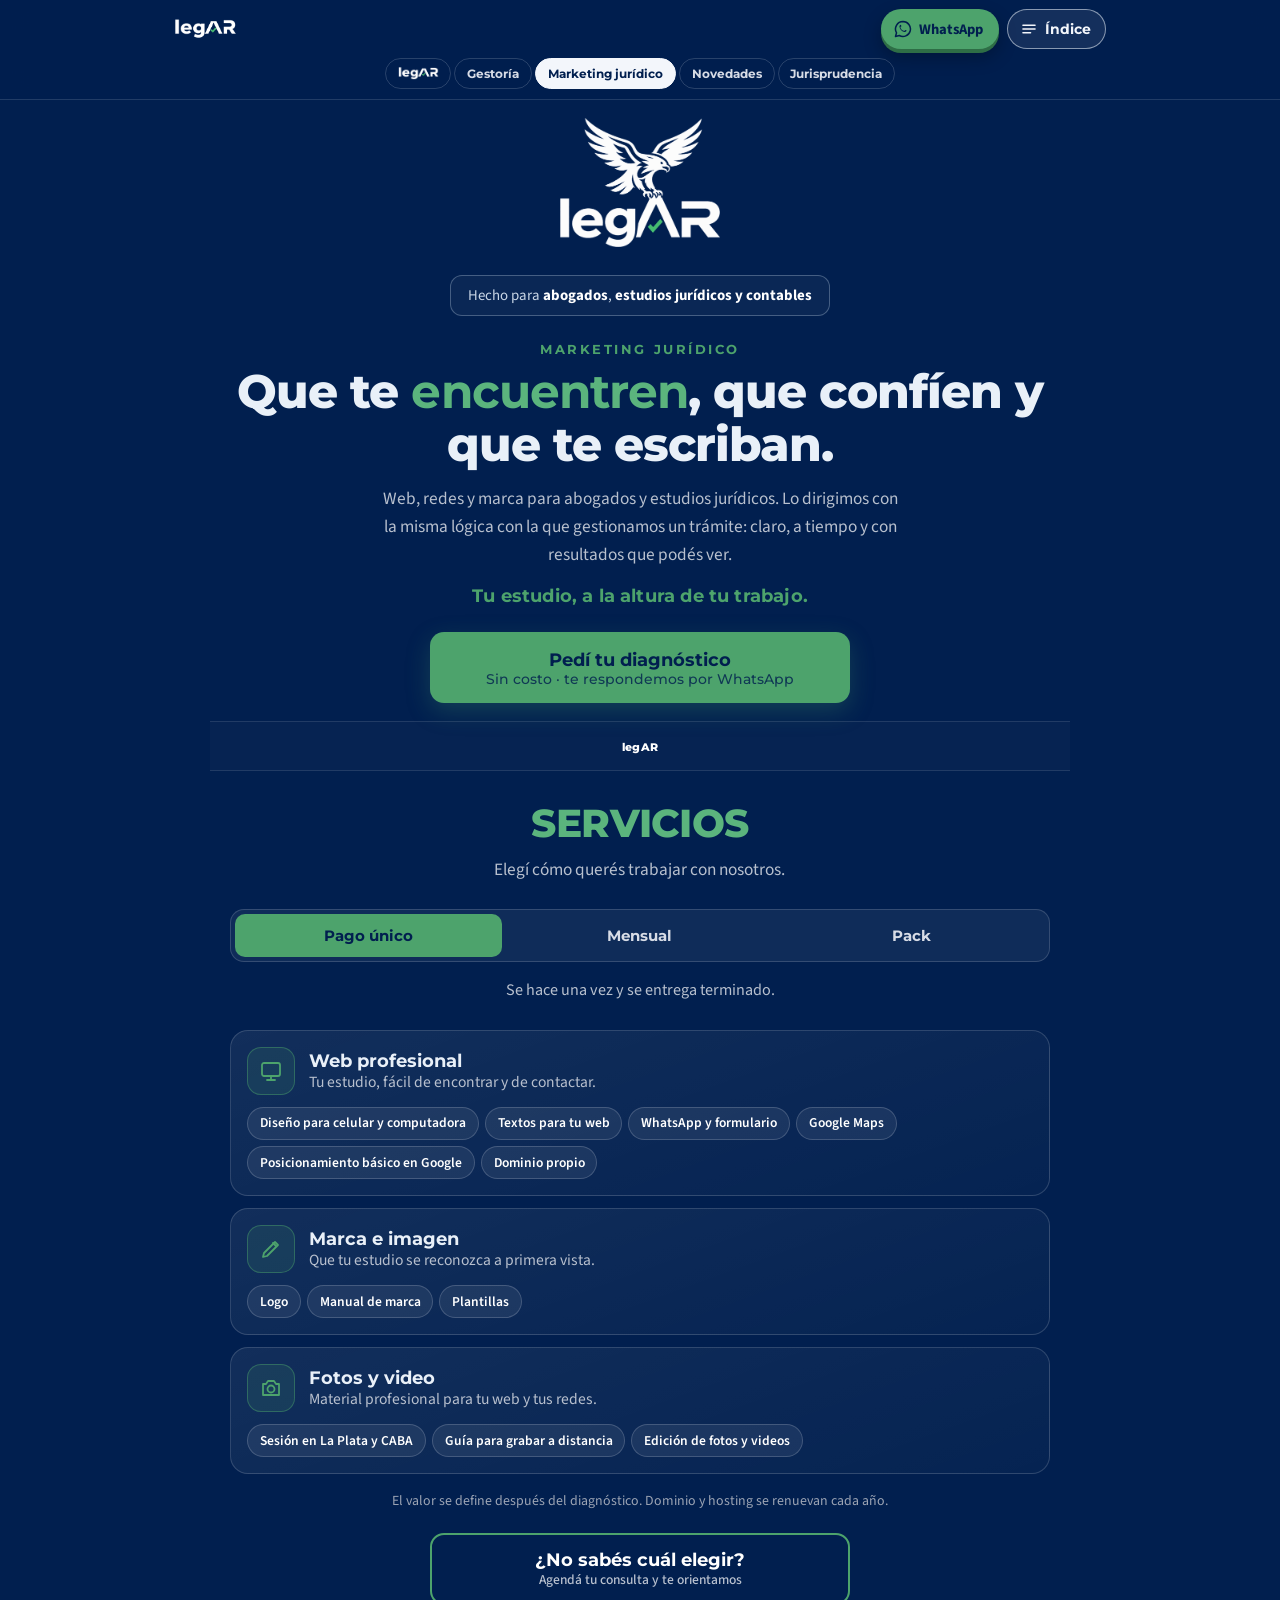
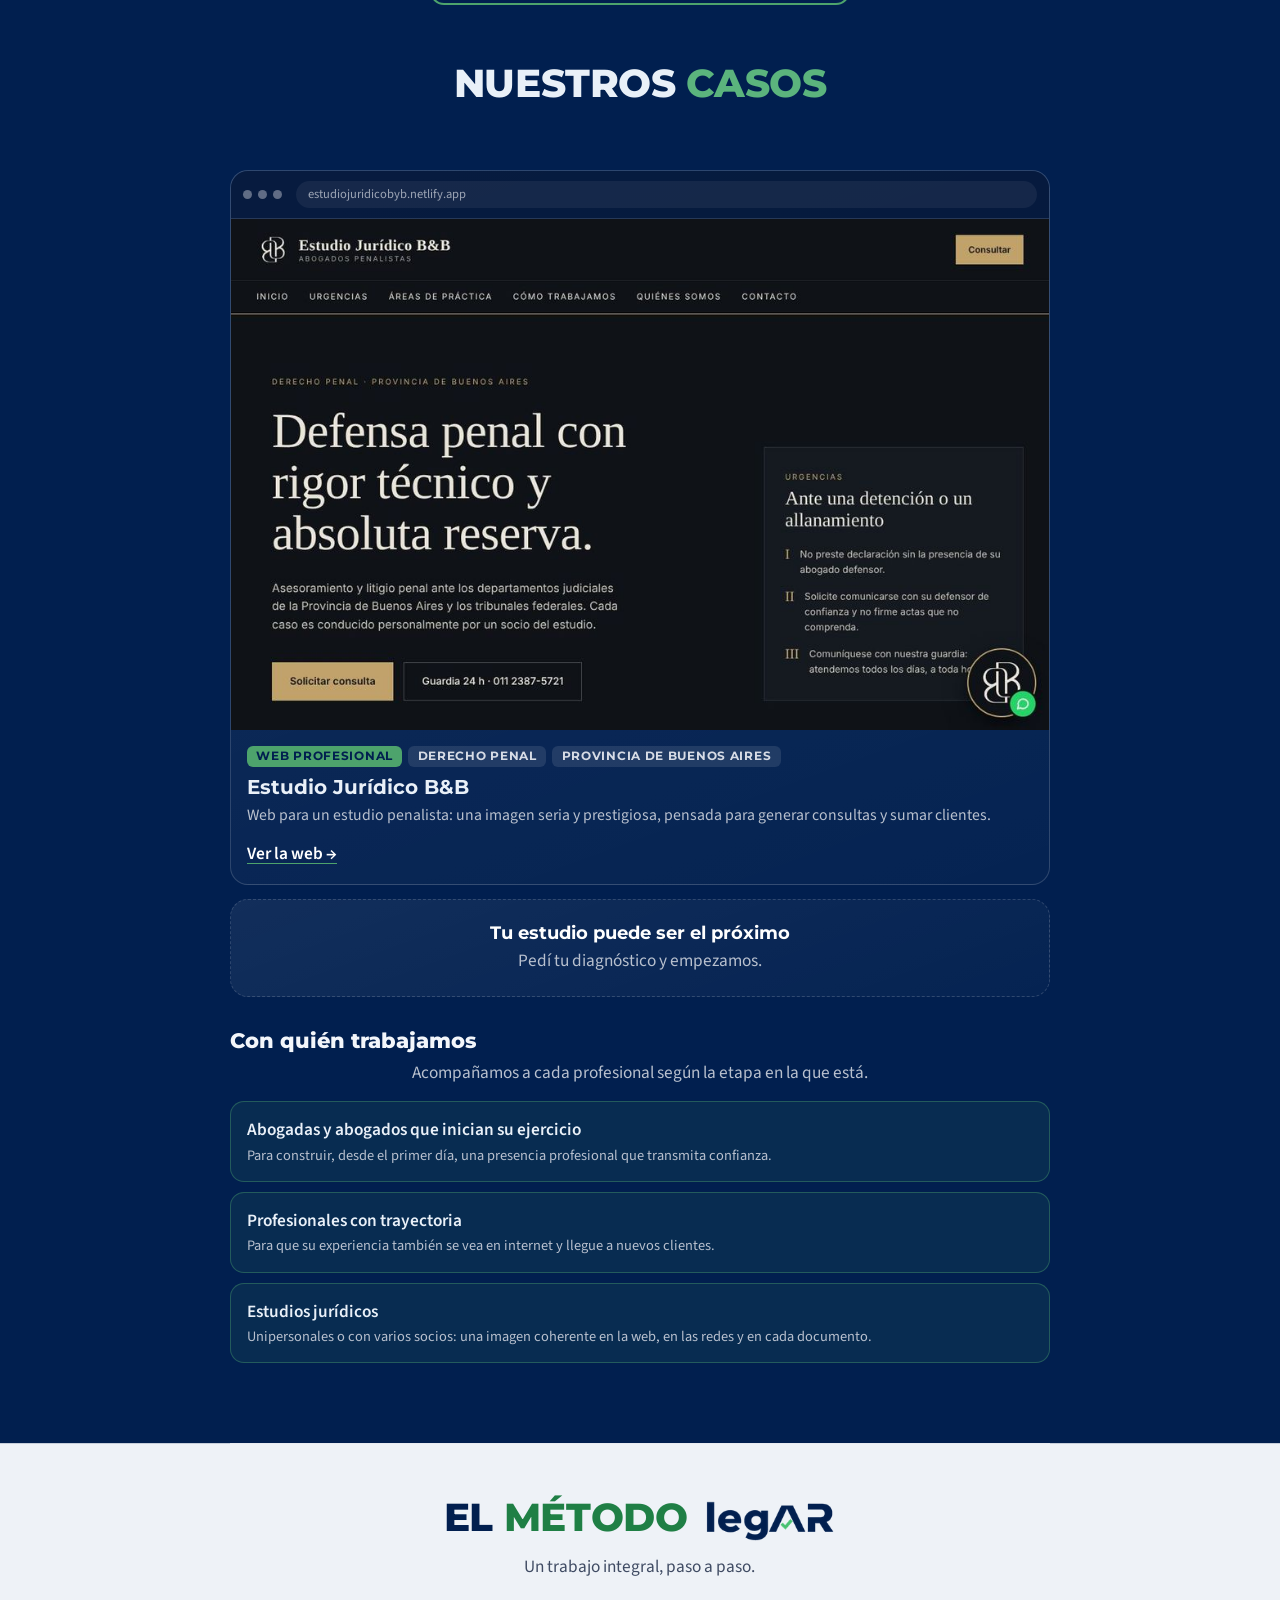
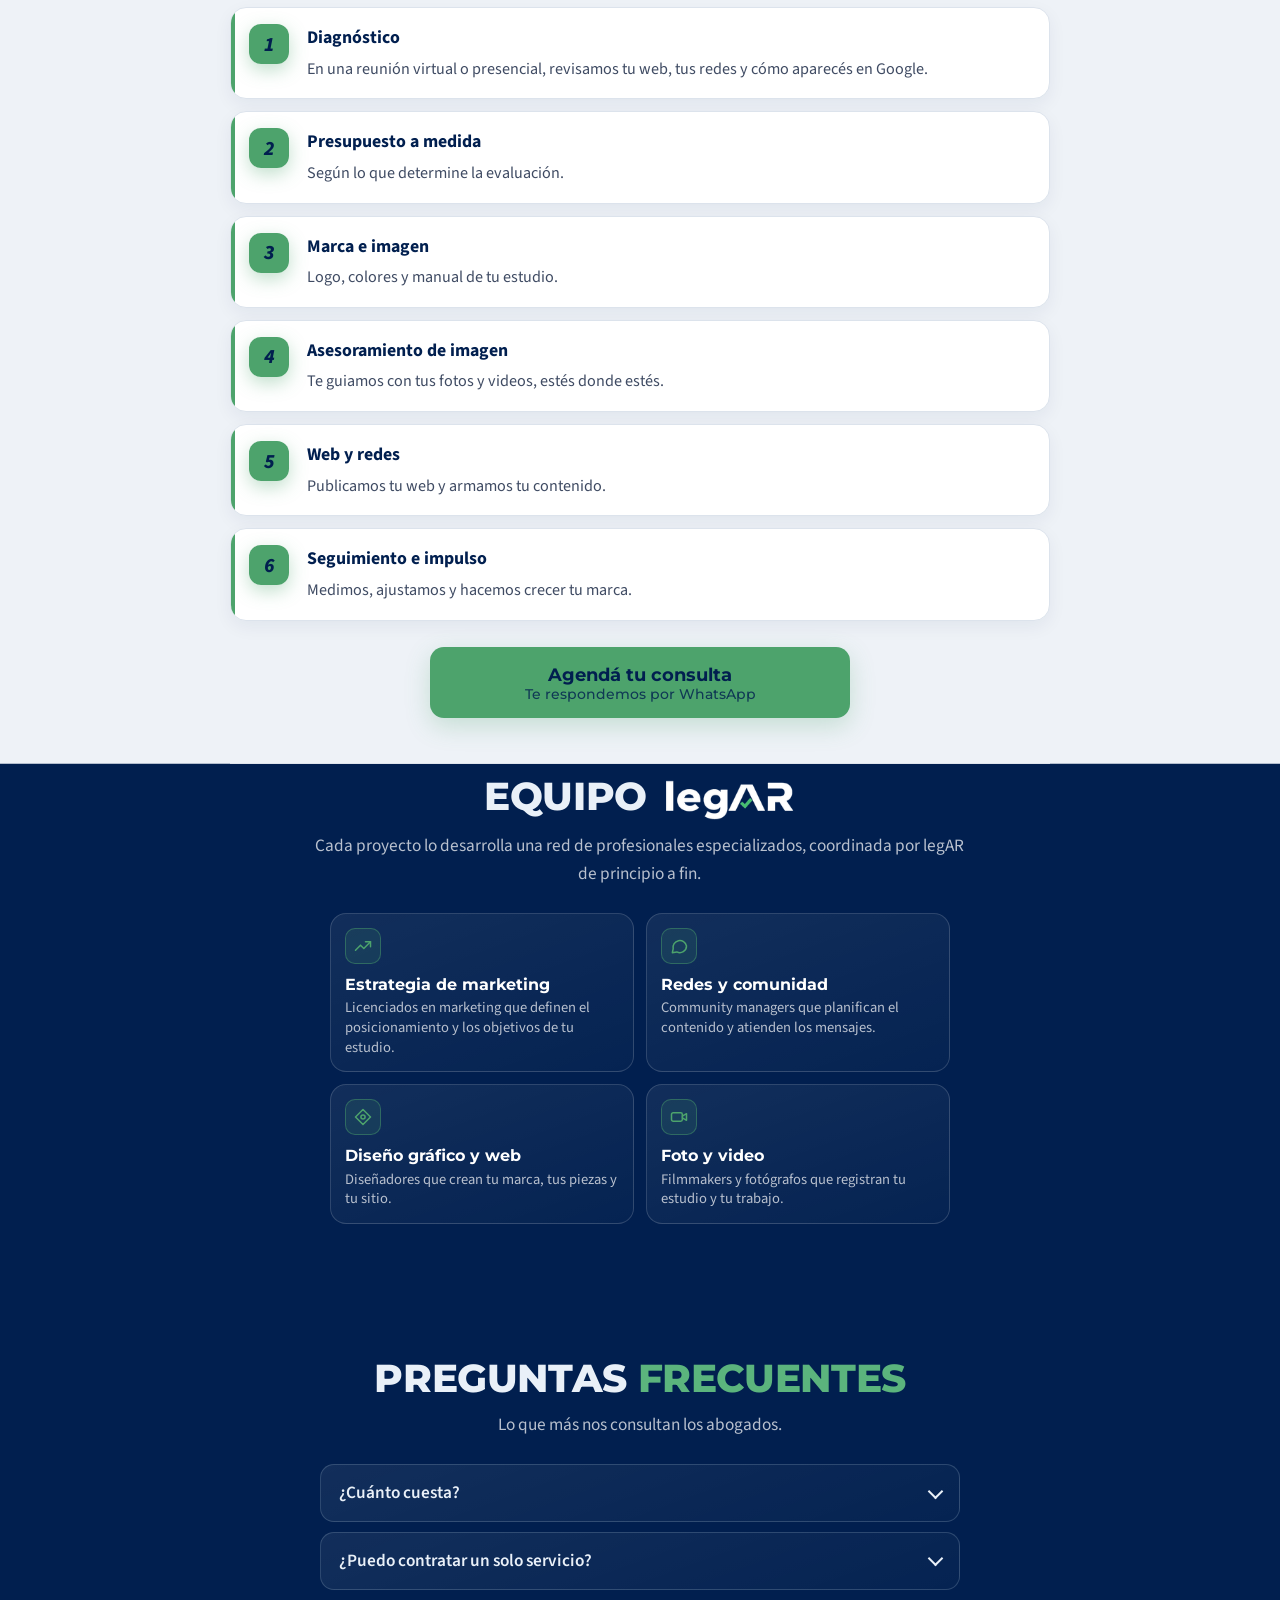
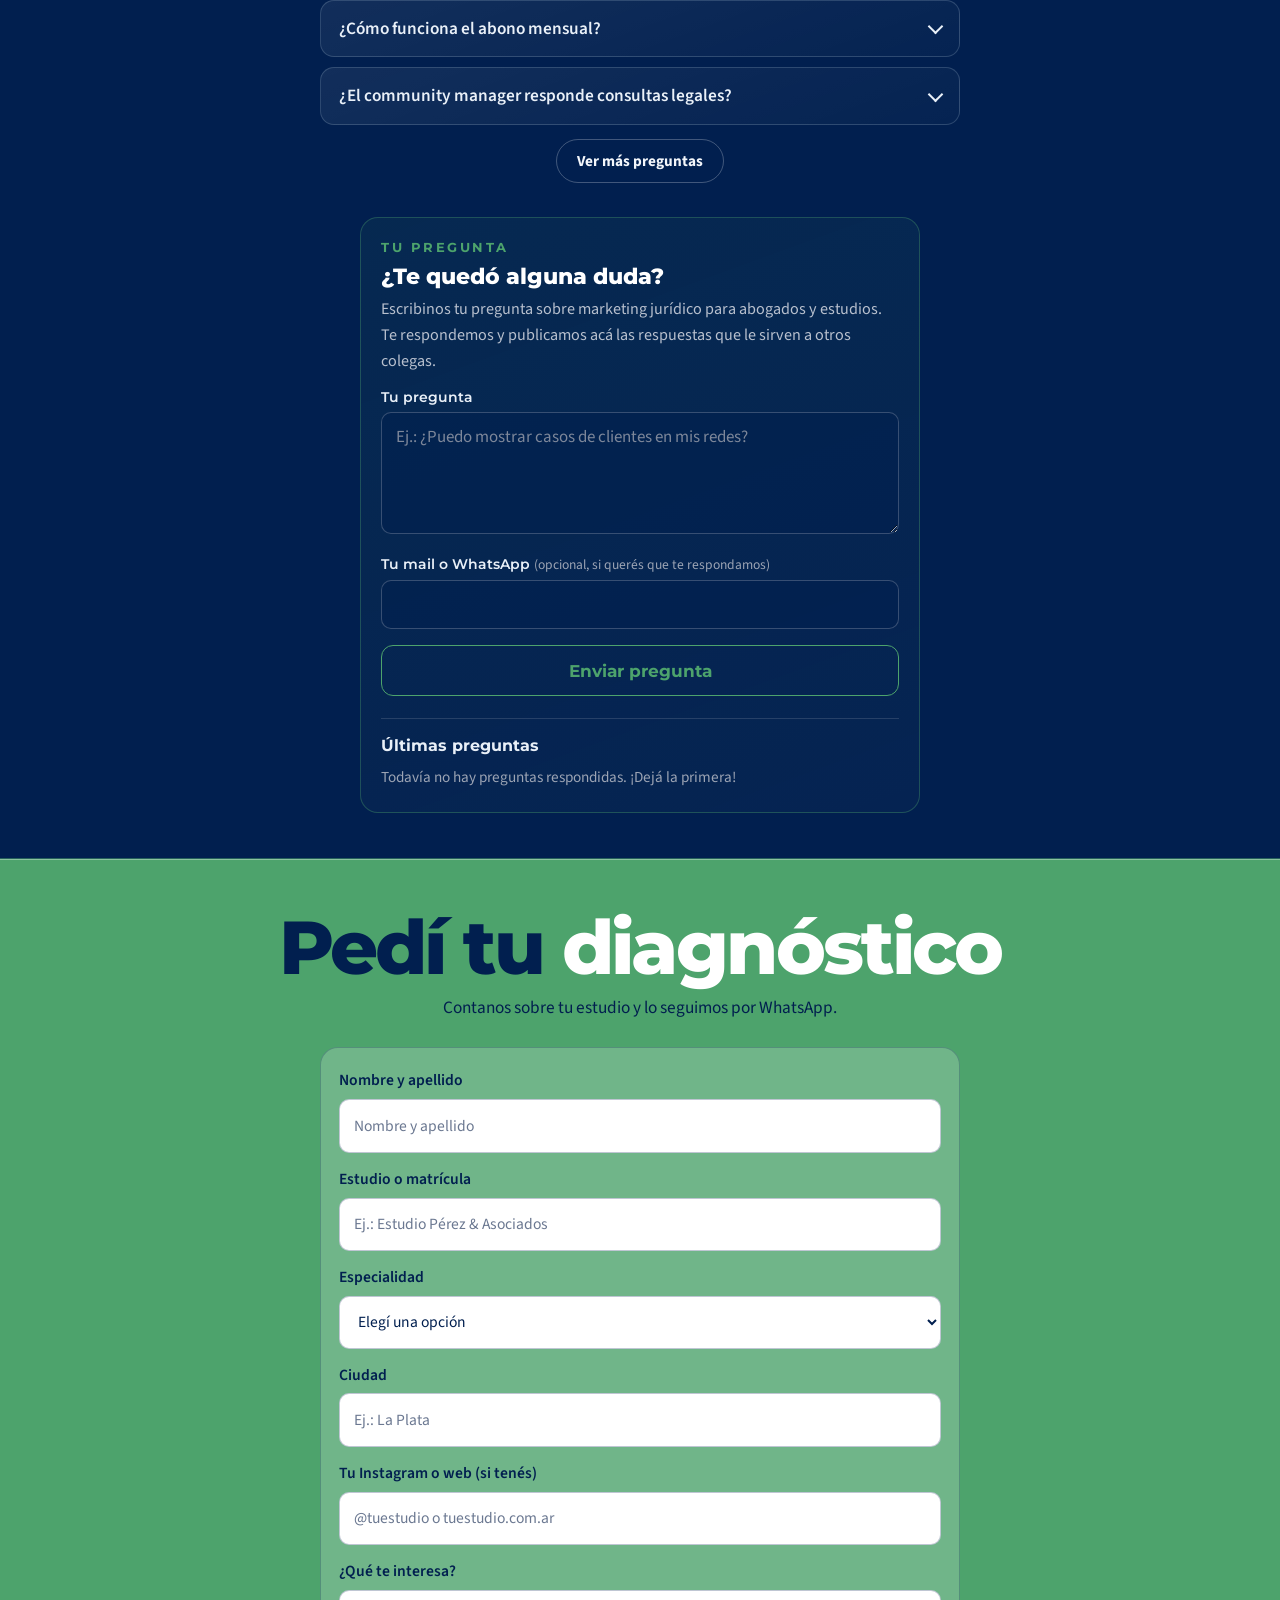
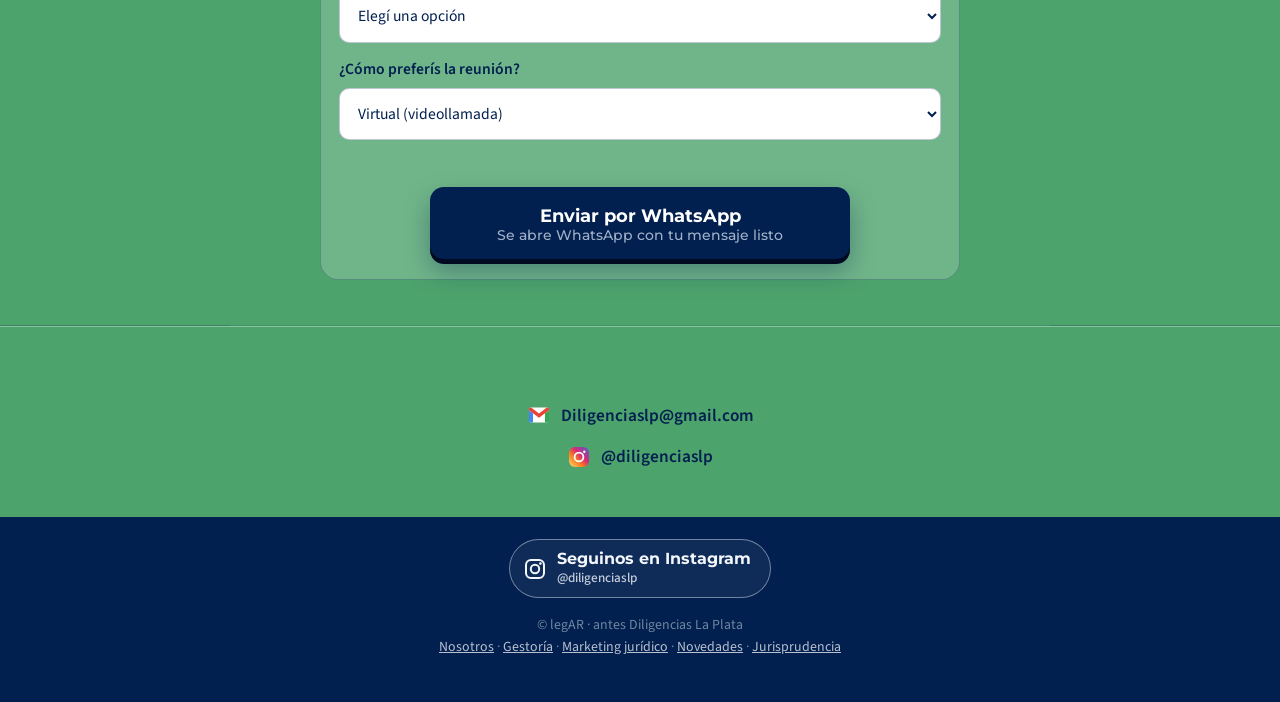
<file: marketing.html>
<!DOCTYPE html>
<html lang="es"><head><meta charset="utf-8"><meta name="viewport" content="width=device-width, initial-scale=1, viewport-fit=cover">
<title>Marketing jurídico · legAR</title><meta name="description" content="Web, redes y marca para abogados y estudios jurídicos. Pedí tu diagnóstico sin costo."><meta name="theme-color" content="#011F4F">
<link rel="preconnect" href="https://fonts.googleapis.com"><link rel="preconnect" href="https://fonts.gstatic.com" crossorigin>
<link rel="stylesheet" href="https://fonts.googleapis.com/css2?family=Montserrat:wght@500;600;700;800&family=Source+Sans+3:wght@400;500;600;700&display=swap">
<link rel="icon" type="image/png" sizes="32x32" href="favicon-32.png"><link rel="apple-touch-icon" href="apple-touch-icon.png">
<style>
:root{--bg:#011F4F;--sf:#142e5a;--line:#2d446c;--fg:#e9f0f8;--mut:#B8C0CE;--g:#4DA36C;--ink:#011F4F;color-scheme:dark;box-sizing:border-box;padding-top:env(safe-area-inset-top,0px);padding-bottom:env(safe-area-inset-bottom,0px)}
*{box-sizing:border-box}
html{scroll-behavior:smooth;font-size:106%}
body{margin:0;background:var(--bg);color:var(--fg);font:400 1.02rem/1.6 "Source Sans 3",system-ui,-apple-system,"Segoe UI",sans-serif;background-image:radial-gradient(ellipse 80% 40% at 50% 0,#284069 0,transparent 70%);background-repeat:no-repeat}
h1,h2,h3{font-family:Montserrat,system-ui,sans-serif;margin:0;line-height:1.12}
.c{max-width:620px;margin:0 auto;padding:0 20px}@media (max-width:600px){.c{padding:0 40px}}
section{padding:46px 0}
h2{font-size:clamp(1.6rem,6vw,2.1rem);text-align:center;margin-bottom:10px}
.sub{color:var(--mut);text-align:center;margin:0 auto 26px;max-width:30em}
mark{background:none;color:var(--g);padding:0}
:focus-visible{outline:3px solid var(--g);outline-offset:3px}
.top{text-align:center;padding-top:26px}
.logo{display:inline-flex;align-items:center;gap:9px;font:700 1.7rem Montserrat,system-ui,sans-serif}
.logo b{color:var(--g)}
.chip{display:inline-block;border:1px solid var(--line);background:var(--sf);border-radius:99px;padding:.35rem .95rem;font-size:.85rem;color:var(--mut)}
.top .chip{margin:18px 0 22px;border-radius:16px;line-height:1.35}.lg{display:block;margin:0 auto;width:min(140px,38vw);height:auto}.lk{display:block;margin:16px auto 0;background:none;border:0;color:#fff;font:600 .95rem "Source Sans 3",system-ui,sans-serif;text-decoration:underline;text-decoration-color:var(--g);text-decoration-thickness:2px;text-underline-offset:5px;cursor:pointer}.fab{position:fixed;left:50%;transform:translateX(-50%);bottom:calc(16px + env(safe-area-inset-bottom,0px));z-index:10;display:inline-flex;align-items:center;gap:9px;background:var(--g);color:var(--ink);border:0;border-radius:99px;padding:.8rem 1.3rem;font:700 1rem "Source Sans 3",system-ui,sans-serif;white-space:nowrap;cursor:pointer;box-shadow:0 6px 22px rgba(0,0,0,.45),0 0 26px rgba(77,163,108,.35);transition:opacity .25s,transform .25s}.fab svg{width:22px;height:22px;flex:none}.fab.h{opacity:0;pointer-events:none;transform:translate(-50%,20px)}.me{display:block;width:100%;max-width:340px;aspect-ratio:4/5;object-fit:cover;object-position:50% 20%;margin:0 auto 18px;border:2px solid var(--g);border-radius:12px}.rv{display:none;width:100%;aspect-ratio:16/9;background:#000;border:2px solid var(--g);border-radius:12px;margin-bottom:10px}
h1{font-size:clamp(1.95rem,8vw,2.8rem);text-align:center;letter-spacing:-.01em}
.top p{text-align:center;color:var(--mut);margin:14px auto 0;max-width:27em}
.btn{display:block;width:100%;max-width:420px;margin:0 auto;background:var(--g);color:var(--ink);border:0;border-radius:12px;padding:.95rem 1.2rem;font:700 1.08rem "Source Sans 3",system-ui,sans-serif;text-align:center;text-decoration:none;cursor:pointer;box-shadow:0 0 28px rgba(77,163,108,.28)}
.btn small{display:block;font-weight:500;font-size:.8rem;opacity:.8}
.btn:hover{filter:brightness(1.06)}
.chips{display:flex;flex-wrap:wrap;gap:8px;justify-content:center;margin-top:20px}
svg.mp{display:block;width:100%;height:auto;max-height:68vh;margin:0 auto}
.pr{fill:#203963;stroke:#5589c2;stroke-width:.9;vector-effect:non-scaling-stroke;stroke-linejoin:round;cursor:pointer;transition:fill .2s}.pr:hover{fill:#1a5560}.pr.on{fill:#176260;stroke:#4DA36C}
#g{transform-origin:0 0;transition:transform .9s ease}.pl2{fill:#c3d2e4;font:600 calc(13px*var(--f,1))/1 "Source Sans 3",system-ui,sans-serif;pointer-events:none;paint-order:stroke;stroke:#011F4F;stroke-width:calc(3.4px*var(--f,1));stroke-linejoin:round}.zp .pr:not(.on)+*{}
.m{cursor:pointer}
.m>g{transform:scale(var(--i,1));transition:transform .9s ease}
.m .hit{fill:transparent}
.m path{fill:none;stroke:#4DA36C;stroke-width:2;stroke-linecap:round;stroke-linejoin:round}
.zo .m:not(.lp){opacity:.3}
.ring{fill:none;stroke:#4DA36C;stroke-width:2;animation:p 2s ease-out infinite;transform-box:fill-box;transform-origin:center}
@keyframes p{from{transform:scale(1);opacity:.9}to{transform:scale(2.3);opacity:0}}
.pn{background:var(--sf);border:1px solid var(--line);border-radius:14px;padding:18px 18px 20px;margin:6px 0 24px}
.pn h3{font-size:1.3rem;margin-bottom:6px}.pn p{margin:0;color:var(--mut)}
.zx{display:none;margin-top:16px}
.zo .zx{display:block}
.pl{display:flex;flex-wrap:wrap;gap:8px;margin-bottom:14px}
.pl button{background:var(--bg);color:var(--fg);border:1px solid var(--line);border-radius:99px;padding:.4rem .9rem;font:500 .88rem "Source Sans 3",system-ui,sans-serif;cursor:pointer}
.pl button[aria-pressed=true]{background:var(--g);color:var(--ink);border-color:var(--g)}
.vd{aspect-ratio:16/9;border:2px solid var(--g);border-radius:12px;background:linear-gradient(135deg,#0b2a4d,#071a31);display:grid;place-items:center;text-align:center;padding:12px;color:var(--mut);font-size:.9rem}
.vd i{display:block;width:46px;height:46px;border-radius:50%;background:var(--g);margin:0 auto 8px;position:relative}
.vd i:after{content:"";position:absolute;left:18px;top:13px;border-left:15px solid var(--ink);border-top:10px solid transparent;border-bottom:10px solid transparent}
#bk{display:none;margin-top:14px;background:none;border:1px solid var(--line);color:var(--fg);border-radius:8px;padding:.5rem 1rem;font:inherit;cursor:pointer}
.zo #bk,.zp #bk{display:inline-block}#mg{position:relative}#mw2{position:relative}.zp #pt,.zp #px{display:none}#ov{position:absolute;left:10px;right:10px;bottom:10px;z-index:5;background:rgba(2,18,48,.94);border:1px solid var(--line);border-radius:12px;padding:10px 14px;box-shadow:0 4px 18px rgba(0,0,0,.5)}#ov[hidden]{display:none}.oc{display:inline-block;margin-top:8px;background:linear-gradient(135deg,#4DA36C,#4DA36C);color:#011F4F;border-radius:99px;padding:.5rem 1rem;font:700 .88rem "Source Sans 3",system-ui,sans-serif;text-decoration:none}.oc[hidden]{display:none}#ov h4{margin:0 0 3px;font:700 1.02rem Montserrat,system-ui,sans-serif;color:#fff}#ov p{margin:0;font-size:.88rem;line-height:1.4;color:var(--mut)}#bk2{display:none;position:absolute;left:30px;top:8px;z-index:6;background:rgba(2,18,48,.88);color:#fff;border:1px solid var(--line);border-radius:99px;padding:.5rem 1rem;font:600 .92rem "Source Sans 3",system-ui,sans-serif;cursor:pointer;box-shadow:0 2px 10px rgba(0,0,0,.4)}.zo #bk2,.zp #bk2{display:block}
.sv div{border:1px solid var(--line);background:var(--sf);border-radius:12px;padding:15px 18px;margin-bottom:10px}
.sv h3{font-size:1.12rem;margin-bottom:2px}.tag{display:inline-block;vertical-align:middle;margin-left:8px;background:var(--g);color:var(--ink);border-radius:99px;padding:.1rem .6rem;font:700 .72rem "Source Sans 3",system-ui,sans-serif}.sv p{margin:0;color:var(--mut);font-size:.95rem}
ol{list-style:none;counter-reset:s;padding:0;margin:0 0 28px}
ol li{counter-increment:s;display:grid;grid-template-columns:44px 1fr;gap:4px 14px;padding:14px 0;border-bottom:1px solid var(--line)}
ol li:before{content:counter(s);grid-row:span 2;width:40px;height:40px;border-radius:50%;background:var(--g);color:var(--ink);font:700 1.2rem Montserrat,system-ui,sans-serif;display:grid;place-items:center}
ol b{font-size:1.05rem}ol span{color:var(--mut);font-size:.95rem}
.ph{aspect-ratio:4/3;border:2px solid var(--g);border-radius:12px;background:repeating-linear-gradient(135deg,#59616b 0 2px,#3b424b 2px 10px);display:grid;place-items:end start;padding:12px;color:#fff;font-size:.85rem;margin-bottom:16px}
.ab p{color:var(--mut);margin:0 0 12px}
details{border:1px solid var(--line);border-radius:12px;margin-bottom:10px;background:var(--sf);overflow:hidden}
summary{cursor:pointer;font-weight:600;padding:14px 18px}
details[open] summary{background:var(--g);color:var(--ink)}
details p{margin:0;padding:14px 18px;color:var(--mut);font-size:.95rem}
.ct{text-align:center}
.ct .l{display:flex;flex-direction:column;gap:14px;margin-top:24px}.ct .l a{display:inline-flex;align-items:center;justify-content:center;gap:10px;color:#fff;font-weight:600;text-decoration:none}.ct .l a:hover{color:var(--g)}.ct .l svg{width:24px;height:24px;flex:none}
footer{text-align:center;color:#6f87a0;font-size:.82rem;padding:22px 0 30px}
.md{position:fixed;inset:0;background:rgba(2,8,16,.78);display:grid;place-items:center;padding:20px;z-index:20}
.md[hidden]{display:none}
.bx{position:relative;background:#fff;color:#0b1b2e;border-radius:14px;width:100%;max-width:420px;overflow:hidden}
.bx .in{padding:34px 24px 22px}
.bx h3{font-size:1.35rem;margin-bottom:16px;padding-right:20px}
.x{position:absolute;right:10px;top:6px;background:none;border:0;font-size:1.8rem;line-height:1;cursor:pointer;color:#55687c}
.o{display:flex;flex-wrap:wrap;gap:8px}
.o button{border:1px solid #c5d0dc;background:#f2f5f8;color:#0b1b2e;border-radius:99px;padding:.5rem .95rem;font:500 .95rem "Source Sans 3",system-ui,sans-serif;cursor:pointer}
.o button[aria-pressed=true]{background:#1f7a43;border-color:#1f7a43;color:#fff}
.bx input,.bx select{width:100%;padding:.75rem;border:1px solid #b6c3d1;border-radius:8px;font:inherit;background:#fff;color:#0b1b2e}
.er{color:#b3261e;font-size:.88rem;min-height:1.3em;margin:8px 0 0}
.ft{display:flex;align-items:center;justify-content:space-between;background:var(--g);color:var(--ink);font-weight:700}
.ft span{padding:0 24px}
.ft button{background:none;border:0;color:var(--ink);font:700 1.1rem "Source Sans 3",system-ui,sans-serif;padding:16px 24px;cursor:pointer}
.v3{display:none;position:relative;height:min(66vh,540px);min-height:380px;border:1px solid var(--line);border-radius:14px;overflow:hidden;background:#011F4F;margin-bottom:8px}
.zo .v3{display:block}.zo svg.mp{display:none}
.v3{touch-action:none;cursor:grab}.v3 svg#cm{position:absolute;inset:0;width:100%;height:100%;display:block}.v3 canvas{position:absolute;inset:0;display:block;width:100%;height:100%;pointer-events:none}.chit{position:absolute;left:0;top:0;background:none;border:0;padding:0;margin:0;pointer-events:auto;cursor:pointer}.chit svg{width:100%;height:100%;display:block;transition:opacity .2s}
#lb{position:absolute;inset:0;pointer-events:none;overflow:hidden}
.pin{position:absolute;left:0;top:0;display:flex;align-items:center;gap:6px;background:none;border:0;padding:0;cursor:pointer;color:#202124;font:600 .78rem "Source Sans 3",system-ui,sans-serif;pointer-events:auto;white-space:nowrap}
.pin i{width:15px;height:15px;border-radius:50%;background:var(--c);border:2px solid #fff;box-shadow:0 1px 5px rgba(0,0,0,.5);flex:none}
.pin{flex-direction:column-reverse;gap:2px}.pin span{display:none;background:none;border:0;padding:0;font:600 .7rem "Source Sans 3",system-ui,sans-serif;color:#fff;text-shadow:0 0 3px #011F4F,0 0 3px #011F4F,0 0 6px #011F4F;pointer-events:none}.pin.cat i{border-color:#4DA36C}.pin.sel span{font-size:.8rem}
.pin.gz span{font-size:.84rem;padding:.32rem .8rem;box-shadow:0 2px 10px rgba(0,0,0,.45)}.pin.gz i{width:19px;height:19px}.pin.s span{display:inline-block}.pin.d{opacity:.3}.pin.sel i{transform:scale(1.35)}
.cmp{position:absolute;right:10px;top:10px;width:40px;height:40px;border-radius:50%;background:rgba(2,18,48,.72);border:1px solid var(--line);pointer-events:none}.cmp i{transform:rotate(45deg)}
.cmp i{position:absolute;inset:3px;display:block}
.cmp i:before{content:"";position:absolute;left:50%;top:0;transform:translateX(-50%);border-left:5px solid transparent;border-right:5px solid transparent;border-bottom:12px solid #ea4335}
.cmp b{position:absolute;left:0;right:0;bottom:3px;text-align:center;font:700 .6rem "Source Sans 3",system-ui,sans-serif;color:#e9f0f8}
.ld{position:absolute;left:0;right:0;top:44%;text-align:center;color:var(--mut);padding:0 22px;display:none}
.hint{position:absolute;left:10px;bottom:10px;font-size:.74rem;color:var(--mut);pointer-events:none;background:rgba(2,18,48,.7);padding:.2rem .65rem;border-radius:99px}
.pl button:before{content:"";display:inline-block;width:8px;height:8px;border-radius:50%;background:var(--c,var(--g));margin-right:7px}
.pl button[aria-pressed=true]{background:var(--c,var(--g));border-color:var(--c,var(--g));color:var(--ink)}
.pl button[aria-pressed=true]:before{background:var(--ink)}
#bl{margin-top:-4px}
#cd{background:var(--bg);border:1px solid var(--line);border-radius:12px;padding:14px 16px;margin-top:10px}
#cd[hidden]{display:none}
#cd h4{font:700 1.15rem Montserrat,system-ui,sans-serif;margin:0 0 6px}#cd p{margin:0 0 10px}
.sm{font-size:.8rem;color:var(--mut)}
.m.cap>g>.hit{fill:rgba(77,163,108,.28);stroke:#4DA36C;stroke-width:1.6;animation:p 1.5s ease-out infinite;transform-box:fill-box;transform-origin:center}.pgo{display:inline-block;margin:12px 8px 0 0;background:linear-gradient(135deg,#4DA36C,#4DA36C);color:#011F4F;border:0;border-radius:99px;padding:.6rem 1.1rem;font:700 .95rem "Source Sans 3",system-ui,sans-serif;cursor:pointer;box-shadow:0 6px 20px rgba(77,163,108,.35)}.zp .pgo{display:none}
@media(prefers-reduced-motion:reduce){#g,.m>g{transition:none}.ring{animation:none}html{scroll-behavior:auto}}

/* ===== estilo v2: degradés, recuadros resaltados, franjas de luz ===== */
:root{--g2:#4DA36C;--b2:#1d4fd8;--bg2:#011a42}
body{background:linear-gradient(180deg,#072A5F 0,#011F4F 38%,#011a42 100%) fixed;background-image:radial-gradient(ellipse 90% 45% at 50% -4%,rgba(77,163,108,.20) 0,transparent 70%),radial-gradient(ellipse 70% 40% at 100% 30%,rgba(29,79,216,.28) 0,transparent 70%),linear-gradient(180deg,#072A5F 0,#011F4F 40%,#011a42 100%);background-attachment:scroll}
h1,h2{letter-spacing:-.015em}
h1{font-weight:700}
h2{font:800 clamp(1.7rem,7.2vw,2.3rem)/1.15 "Source Sans 3",system-ui,sans-serif;text-transform:uppercase;letter-spacing:-.01em}
.hl{display:inline-block;background:linear-gradient(135deg,var(--g) 0,var(--g2) 100%);color:#011F4F;padding:.02em .32em .06em;border-radius:8px;transform:rotate(-1.6deg);box-shadow:0 6px 22px rgba(77,163,108,.35);font-style:italic;font-weight:800;-webkit-box-decoration-break:clone;box-decoration-break:clone}
h1 .hl{font-family:Montserrat,system-ui,sans-serif;font-weight:700;background:none;box-shadow:none;transform:none;padding:0;border-radius:0;color:var(--g2)}
mark{background:none}
.top .chip{background:rgba(255,255,255,.04);border:1px solid rgba(157,178,200,.4);border-radius:12px;color:#c9d6e6;font-size:.88rem;padding:.55rem 1rem}
.top .chip b{color:#fff;font-weight:700}
.top .btn{margin-top:26px}
.pills{list-style:none;padding:0;margin:28px 0 0;display:flex;flex-direction:column;gap:10px;align-items:center}
.pills li{display:inline-flex;align-items:center;gap:10px;background:rgba(255,255,255,.06);border:1px solid rgba(157,178,200,.18);border-radius:99px;padding:.55rem 1.1rem;font-size:.95rem;color:#e3ecf7;backdrop-filter:blur(4px)}
.pills li:before{content:"";width:14px;height:14px;border-radius:4px;border:2px solid var(--g);background:radial-gradient(circle,var(--g) 0 28%,transparent 32%);flex:none}
.btn{background:linear-gradient(135deg,#4DA36C 0,#4DA36C 55%,#4DA36C 100%);border-radius:14px;box-shadow:0 8px 30px rgba(77,163,108,.38),inset 0 1px 0 rgba(255,255,255,.35);transition:transform .2s,box-shadow .2s}
.btn:hover{transform:translateY(-2px);box-shadow:0 12px 36px rgba(77,163,108,.5),inset 0 1px 0 rgba(255,255,255,.4)}
.fab{background:linear-gradient(135deg,#4DA36C,#4DA36C)}
/* franja de luz entre secciones */
.gb{height:84px;margin-top:34px;background:linear-gradient(180deg,rgba(77,163,108,0) 0,rgba(77,163,108,.10) 45%,rgba(77,163,108,.42) 100%);border-bottom:3px solid var(--g2);box-shadow:0 10px 36px rgba(77,163,108,.5),0 2px 0 rgba(77,163,108,.6)}
.gb.b{background:linear-gradient(180deg,rgba(29,79,216,0) 0,rgba(29,79,216,.14) 45%,rgba(54,150,255,.46) 100%);border-bottom-color:#6bb0ff;box-shadow:0 10px 36px rgba(54,150,255,.5),0 2px 0 rgba(150,200,255,.6)}
hr.ds{border:0;border-top:1px dashed rgba(255,255,255,.22);margin:12px auto;max-width:620px;width:calc(100% - 40px)}
/* tarjetas */
.pn{background:linear-gradient(160deg,rgba(255,255,255,.07),rgba(255,255,255,.02));border:1px solid rgba(77,163,108,.55);box-shadow:0 0 0 1px rgba(77,163,108,.12),0 14px 40px rgba(0,0,0,.35),0 0 38px rgba(77,163,108,.18);border-radius:16px}
.pn h3{font-family:"Source Sans 3",system-ui,sans-serif;font-style:italic;font-weight:800}
.v3{border:2px solid var(--g);border-radius:16px;box-shadow:0 0 0 1px rgba(77,163,108,.15),0 0 40px rgba(77,163,108,.22)}
#mw2{border-radius:16px}
.sv{display:grid;gap:12px}
.sv div{display:grid;grid-template-columns:46px 1fr;gap:2px 14px;align-items:center;margin:0;background:linear-gradient(160deg,rgba(255,255,255,.08),rgba(255,255,255,.025));border:1px solid rgba(157,178,200,.22);border-radius:16px;padding:16px 18px;transition:border-color .25s,transform .25s,box-shadow .25s}
.sv div:hover{border-color:rgba(77,163,108,.7);transform:translateY(-2px);box-shadow:0 10px 30px rgba(77,163,108,.15)}
.sv div:before{content:"";grid-row:span 2;width:46px;height:46px;border-radius:14px;border:1px solid rgba(77,163,108,.5);background:linear-gradient(135deg,rgba(77,163,108,.32),rgba(77,163,108,.06)),url("data:image/svg+xml,%3Csvg xmlns='http://www.w3.org/2000/svg' viewBox='0 0 24 24' fill='none' stroke='%237bf0b4' stroke-width='1.8' stroke-linecap='round' stroke-linejoin='round'%3E%3Cpath d='M7 3h7l5 5v13H7z'/%3E%3Cpath d='M14 3v5h5M10 13l2 2 3.5-4'/%3E%3C/svg%3E") center/22px no-repeat}
.sv h3{font-family:"Source Sans 3",system-ui,sans-serif;font-weight:700;font-size:1.08rem}
.sv div:first-child{background:linear-gradient(135deg,#4DA36C,#4DA36C);border-color:transparent;color:#011F4F}
.sv div:first-child p{color:#011F4F}.sv div:first-child:before{border-color:rgba(4,33,15,.35);background:linear-gradient(rgba(4,33,15,.12),rgba(4,33,15,.12)),url("data:image/svg+xml,%3Csvg xmlns='http://www.w3.org/2000/svg' viewBox='0 0 24 24' fill='none' stroke='%2304210f' stroke-width='1.8' stroke-linecap='round' stroke-linejoin='round'%3E%3Cpath d='M7 3h7l5 5v13H7z'/%3E%3Cpath d='M14 3v5h5M10 13l2 2 3.5-4'/%3E%3C/svg%3E") center/22px no-repeat}
.sv div:first-child .tag{background:#011F4F;color:var(--g2)}
/* vs */
.vs .cmpb{display:grid;gap:14px;margin-top:22px}
.vs .cb1,.vs .cb2{border-radius:18px;padding:20px 20px 18px}
.vs .cb1{background:linear-gradient(160deg,rgba(255,255,255,.07),rgba(255,255,255,.02));border:1px solid rgba(157,178,200,.25)}
.vs .cb2{background:linear-gradient(135deg,#4DA36C 0,#4DA36C 60%,#4DA36C 100%);color:#011F4F;box-shadow:0 14px 44px rgba(77,163,108,.35)}
.vs h3{font:800 1.2rem "Source Sans 3",system-ui,sans-serif;margin-bottom:10px;display:flex;align-items:center;gap:10px}
.vs h3 i{width:34px;height:34px;border-radius:50%;display:grid;place-items:center;font-style:normal;font-size:1rem}
.vs .cb1 h3 i{background:rgba(255,120,120,.16);color:#ff9a9a;border:1px solid rgba(255,120,120,.4)}
.vs .cb2 h3 i{background:rgba(4,33,15,.14);color:#011F4F;border:1px solid rgba(4,33,15,.4)}
.vs ul{margin:0;padding-left:1.15rem;display:grid;gap:7px;font-size:.96rem}
.vs .cb1 li{color:var(--mut)}.vs .cb2 b{font-weight:700}
/* pasos */
ol{display:grid;gap:12px;margin-bottom:26px}
ol li{border:1px solid rgba(157,178,200,.22);background:linear-gradient(160deg,rgba(255,255,255,.07),rgba(255,255,255,.02));border-radius:16px;padding:16px 18px;position:relative;overflow:hidden}
ol li:after{content:"";position:absolute;left:0;top:0;bottom:0;width:4px;background:linear-gradient(180deg,var(--g2),var(--g))}
ol li:before{background:linear-gradient(135deg,var(--g),var(--g2));border-radius:12px;font-family:"Source Sans 3",system-ui,sans-serif;font-style:italic;font-weight:800;box-shadow:0 6px 18px rgba(77,163,108,.35)}
/* about */
.me{border:2px solid var(--g);border-radius:16px;box-shadow:0 0 0 4px rgba(77,163,108,.14),0 18px 50px rgba(0,0,0,.45),0 0 44px rgba(77,163,108,.22)}
/* FAQ */
.faq .big{font:800 clamp(5rem,30vw,8.5rem)/.9 "Source Sans 3",system-ui,sans-serif;text-align:center;background:linear-gradient(180deg,var(--g2) 0,var(--g) 40%,rgba(77,163,108,0) 100%);-webkit-background-clip:text;background-clip:text;color:transparent;-webkit-text-fill-color:transparent;margin:0 0 6px;letter-spacing:-.02em}
details{background:linear-gradient(160deg,rgba(255,255,255,.07),rgba(255,255,255,.02));border:1px solid rgba(157,178,200,.25);border-radius:14px;transition:border-color .25s}
details:hover{border-color:rgba(77,163,108,.6)}
summary{list-style:none;display:flex;justify-content:space-between;align-items:center;gap:12px}
summary::-webkit-details-marker{display:none}
summary:after{content:"";width:9px;height:9px;border-right:2px solid currentColor;border-bottom:2px solid currentColor;transform:rotate(45deg);transition:transform .25s;flex:none;margin-top:-4px}
details[open] summary{background:linear-gradient(135deg,var(--g),var(--g2))}
details[open] summary:after{transform:rotate(-135deg);margin-top:4px}
/* contacto */
.ct .btn{max-width:360px}
/* entrada al hacer scroll */
html.js .rev{opacity:0;transform:translateY(24px);transition:opacity .7s ease,transform .7s ease}
html.js .rev.in{opacity:1;transform:none}
@media (prefers-reduced-motion:reduce){html.js .rev{opacity:1;transform:none;transition:none}.btn,.sv div{transition:none}}
@media(min-width:640px){.vs .cmpb{grid-template-columns:1fr 1fr}}

.bub{position:relative;height:min(105vw,420px);margin:26px auto 0;max-width:460px;touch-action:pan-y;border-radius:22px;background:radial-gradient(ellipse 70% 60% at 50% 50%,rgba(77,163,108,.10),transparent 72%)}
.bb{position:absolute;left:0;top:0;display:grid;place-items:center;border-radius:50%;text-align:center;color:#fff;font:700 .76rem/1.18 "Source Sans 3",system-ui,sans-serif;cursor:grab;touch-action:none;user-select:none;-webkit-user-select:none;border:1.5px solid rgba(77,163,108,.85);background:radial-gradient(circle at 32% 28%,rgba(77,163,108,.55) 0,rgba(77,163,108,.28) 38%,rgba(2,24,66,.55) 100%);box-shadow:0 0 26px rgba(77,163,108,.28),inset 0 0 18px rgba(77,163,108,.18);padding:0;will-change:transform;-webkit-tap-highlight-color:transparent}
.bb em{font-style:normal;padding:0 10%;pointer-events:none;text-shadow:0 1px 6px rgba(1,15,46,.9)}
.bb.tr{border-color:rgba(120,170,255,.75);background:radial-gradient(circle at 32% 28%,rgba(150,195,255,.5) 0,rgba(60,120,240,.24) 40%,rgba(2,24,66,.55) 100%);box-shadow:0 0 24px rgba(70,140,255,.3),inset 0 0 18px rgba(150,195,255,.16);font-weight:600;color:#e6f0ff;cursor:grab}
.bb.dr{cursor:grabbing;z-index:3;filter:brightness(1.12)}
.bb:focus-visible{outline:3px solid #fff;outline-offset:3px}
.orb{position:absolute;inset:-15%;border:1px solid rgba(77,163,108,.5);border-radius:50%;transform:rotate(var(--a,0deg)) scaleY(.36);pointer-events:none}
.bb.tr .orb{border-color:rgba(150,195,255,.5)}
.orb b{position:absolute;inset:0;animation:orbs 6s linear infinite}
.orb b:after{content:"";position:absolute;left:50%;top:-4px;margin-left:-4px;width:8px;height:8px;border-radius:50%;background:#4DA36C;box-shadow:0 0 10px 2px rgba(77,163,108,.9)}
.bb.tr .orb b:after{background:#a9ccff;box-shadow:0 0 10px 2px rgba(110,170,255,.9)}
.bb:nth-child(even) .orb b{animation-duration:8s;animation-direction:reverse}
@keyframes orbs{to{transform:rotate(360deg)}}
.bh{font-size:.82rem;color:var(--mut);margin:10px 0 0;text-align:center}
@media (prefers-reduced-motion:reduce){.orb b{animation:none}}

.sv2{display:grid;gap:12px}
details.cat{border-radius:16px;padding:0;background:linear-gradient(160deg,rgba(255,255,255,.08),rgba(255,255,255,.025));border:1px solid rgba(157,178,200,.25);overflow:hidden}
details.cat summary{padding:14px 16px;display:flex;align-items:center;gap:14px;font-weight:400}
details.cat[open]{border-color:rgba(77,163,108,.7);box-shadow:0 10px 32px rgba(77,163,108,.16)}
details.cat[open] summary{background:linear-gradient(135deg,rgba(77,163,108,.28),rgba(77,163,108,.06));color:var(--fg)}
details.cat summary:after{margin-left:auto}
.ci{width:46px;height:46px;border-radius:14px;border:1px solid rgba(77,163,108,.5);flex:none;background:linear-gradient(135deg,rgba(77,163,108,.32),rgba(77,163,108,.06)),url("data:image/svg+xml,%3Csvg xmlns='http://www.w3.org/2000/svg' viewBox='0 0 24 24' fill='none' stroke='%237bf0b4' stroke-width='1.8' stroke-linecap='round' stroke-linejoin='round'%3E%3Cpath d='M7 3h7l5 5v13H7z'/%3E%3Cpath d='M14 3v5h5M10 13l2 2 3.5-4'/%3E%3C/svg%3E") center/22px no-repeat}
.ct2{display:grid;gap:1px;min-width:0}.ct2 b{font:700 1.08rem "Source Sans 3",system-ui,sans-serif;color:#fff}.ct2 small{color:var(--mut);font-size:.88rem}
.tg{font-style:normal;margin-left:8px;background:linear-gradient(135deg,var(--g),var(--g2));color:#011F4F;border-radius:99px;padding:.1rem .6rem;font:700 .7rem "Source Sans 3",system-ui,sans-serif;vertical-align:middle}
.cin{padding:4px 16px 18px}.cin p{margin:8px 0 12px;padding:0;color:var(--mut);font-size:.95rem}
.sc{display:flex;flex-wrap:wrap;gap:8px;margin-bottom:16px}
.sb{background:rgba(255,255,255,.07);border:1px solid rgba(157,178,200,.35);color:#fff;border-radius:99px;padding:.5rem .95rem;font:600 .9rem "Source Sans 3",system-ui,sans-serif;cursor:pointer;transition:background .2s,border-color .2s,transform .2s}
.sb:hover{border-color:var(--g);background:rgba(77,163,108,.18);transform:translateY(-1px)}
.sb i{font-style:normal;margin-left:8px;background:var(--g);color:#011F4F;border-radius:99px;padding:.05rem .5rem;font-size:.68rem;font-weight:700}
.go2{max-width:none;font-size:1rem;padding:.8rem 1rem}

.bn{list-style:none;padding:0;margin:0 0 22px;display:grid;gap:10px}
.bn li{display:flex;align-items:center;gap:12px;background:linear-gradient(160deg,rgba(255,255,255,.08),rgba(255,255,255,.025));border:1px solid rgba(157,178,200,.22);border-radius:14px;padding:.8rem 1rem;font-weight:600}
.bn li:before{content:"✓";width:26px;height:26px;border-radius:50%;display:grid;place-items:center;background:linear-gradient(135deg,var(--g),var(--g2));color:#011F4F;font-weight:800;flex:none}
.rf{display:grid;gap:14px;background:linear-gradient(160deg,rgba(255,255,255,.07),rgba(255,255,255,.02));border:1px solid rgba(77,163,108,.5);border-radius:18px;padding:20px 18px;box-shadow:0 0 36px rgba(77,163,108,.14)}
.rf label{display:grid;gap:6px;font-weight:600;font-size:.92rem}
.rf input,.rf select{width:100%;padding:.78rem .85rem;border-radius:10px;border:1px solid rgba(157,178,200,.4);background:rgba(2,24,66,.7);color:#fff;font:inherit;font-weight:400}
.rf input:focus,.rf select:focus{outline:2px solid var(--g);border-color:var(--g)}
.rf select option{color:#0b1b2e}.rf textarea{width:100%;padding:.78rem .85rem;border-radius:10px;border:1px solid rgba(157,178,200,.4);background:rgba(2,24,66,.7);color:#fff;font:inherit;font-weight:400;resize:vertical}.rf textarea:focus{outline:2px solid var(--g);border-color:var(--g)}.rf .er.ok{color:var(--g2)}
.rf .er{color:#ff9a9a;margin:0}
.rv.rvp{aspect-ratio:9/16;width:auto;max-width:100%;max-height:62vh;margin:0 auto 10px}.rvl{display:grid;gap:14px;margin-bottom:22px}
.rvc{border:2px solid var(--g);border-radius:18px;padding:18px;background:linear-gradient(160deg,rgba(255,255,255,.08),rgba(255,255,255,.02));box-shadow:0 0 30px rgba(77,163,108,.15)}
.rvc q{display:block;font:700 1.08rem/1.35 "Source Sans 3",system-ui,sans-serif;quotes:"“" "”";margin-bottom:10px}
.rvc span{color:var(--mut);font-size:.9rem}
.rve{border:2px dashed rgba(77,163,108,.55);border-radius:18px;padding:26px 18px;text-align:center;color:var(--mut);background:rgba(77,163,108,.05)}
.rve b{display:block;color:#fff;font:800 1.1rem "Source Sans 3",system-ui,sans-serif;margin-bottom:4px}
.tl{list-style:none;padding:0;margin:16px 0 0;display:flex;flex-wrap:wrap;gap:6px 14px;justify-content:center;font-size:.85rem;color:#c9d6e6}.tl li:before{content:"✓";color:var(--g2);font-weight:800;margin-right:6px}
.ali{position:absolute;right:4px;top:54px;width:98px;height:98px;padding:0 10px;border-radius:50%;display:flex;flex-direction:column;align-items:center;justify-content:center;text-align:center;color:#fff;background:radial-gradient(circle at 32% 28%,rgba(77,163,108,.55),rgba(77,163,108,.22) 55%,rgba(77,163,108,.08));border:1px solid rgba(77,163,108,.55);box-shadow:0 0 26px rgba(77,163,108,.35),inset 0 0 14px rgba(77,163,108,.25);animation:aliF 5s ease-in-out infinite;z-index:3}
.ali b{font:800 1.28rem/1 "Source Sans 3",system-ui,sans-serif;letter-spacing:-.02em}.ali small{font:700 .62rem/1.1 "Source Sans 3",system-ui,sans-serif;letter-spacing:.06em;text-transform:uppercase;color:#bfe9d3;margin-top:3px}
@keyframes aliF{0%,100%{transform:translateY(0)}50%{transform:translateY(-6px)}}@media (prefers-reduced-motion:reduce){.ali{animation:none}}
.lgs{margin:8px 0 0;text-align:center;font:700 .72rem/1 "Source Sans 3",system-ui,sans-serif;letter-spacing:.34em;text-transform:uppercase;color:var(--g2);opacity:.9}

/* ===== legAR · marca 2026 (manual de marca) ===== */
h1,h2,h3,.btn,.hl,.vs h3,.pn h3,.ct2 b,.faq .big{font-family:Montserrat,system-ui,sans-serif}
h1{font-weight:800;letter-spacing:-.02em}
h2{font-weight:800;font-style:normal}
.pn h3,.vs h3,.rvc q,.rve b,.ali b{font-style:normal}
.hl{font-style:normal}
.btn{background:#4DA36C;color:#011F4F;box-shadow:0 8px 24px rgba(77,163,108,.25);font-weight:700}
.btn:hover{box-shadow:0 12px 30px rgba(77,163,108,.35)}
.gb{background:linear-gradient(180deg,rgba(77,163,108,0) 0,rgba(77,163,108,.06) 45%,rgba(77,163,108,.22) 100%);border-bottom:2px solid #4DA36C;box-shadow:none}
.gb.b{background:linear-gradient(180deg,rgba(156,164,180,0) 0,rgba(156,164,180,.06) 45%,rgba(156,164,180,.2) 100%);border-bottom-color:#9CA4B4;box-shadow:none}
.lg{width:min(190px,48vw)}
.lgs{letter-spacing:.22em;color:#9CA4B4}
.doors{display:grid;gap:10px;max-width:420px;margin:26px auto 0}
.btn2{display:block;width:100%;background:transparent;color:#fff;border:2px solid #4DA36C;border-radius:14px;padding:.85rem 1.2rem;font:700 1.05rem Montserrat,system-ui,sans-serif;text-align:center;text-decoration:none;cursor:pointer}
.btn2 small{display:block;font:500 .8rem "Source Sans 3",system-ui,sans-serif;color:#B8C0CE}
.btn2:hover{background:rgba(77,163,108,.1)}
.top .doors .btn{margin-top:0}
/* Al día */
.ad{display:grid;gap:12px}
.adc{border:1px solid rgba(184,192,206,.25);border-radius:16px;padding:16px 18px;background:linear-gradient(160deg,rgba(255,255,255,.07),rgba(255,255,255,.02))}
.adc .og{display:flex;gap:8px;align-items:center;flex-wrap:wrap;font:700 .72rem Montserrat,system-ui,sans-serif;letter-spacing:.08em;text-transform:uppercase;color:#9CA4B4;margin-bottom:8px}
.adc .og span{background:#4DA36C;color:#011F4F;border-radius:6px;padding:.15rem .5rem}
.adc .og span.al{background:#C71A1C;color:#fff}
.adc h3{font:700 1.08rem/1.25 Montserrat,system-ui,sans-serif;margin:0 0 6px}
.adc p{margin:0 0 10px;color:#B8C0CE;font-size:.95rem}
.adc .ln{display:flex;gap:16px;flex-wrap:wrap;font-size:.9rem;font-weight:600}
.adc .ln a{color:#fff;text-decoration:underline;text-decoration-color:#4DA36C;text-underline-offset:4px}
.more{display:block;text-align:center;margin-top:16px;color:#fff;font-weight:600;text-decoration:underline;text-decoration-color:#4DA36C;text-underline-offset:5px}
/* Marketing jurídico compacto */
.mj{display:grid;gap:12px}
.mjc{display:grid;grid-template-columns:46px 1fr;gap:2px 14px;align-items:center;border:1px solid rgba(184,192,206,.25);border-radius:16px;padding:16px 18px;background:linear-gradient(160deg,rgba(255,255,255,.07),rgba(255,255,255,.02))}
.mjc i{grid-row:span 2;width:46px;height:46px;border-radius:14px;border:1px solid rgba(77,163,108,.5);background:rgba(77,163,108,.14);display:grid;place-items:center}
.mjc i svg{width:22px;height:22px}
.mjc b{font:700 1.05rem Montserrat,system-ui,sans-serif}
.mjc span{color:#B8C0CE;font-size:.93rem}
.kick{display:block;text-align:center;font:700 .74rem Montserrat,system-ui,sans-serif;letter-spacing:.2em;color:#4DA36C;margin-bottom:8px}
footer a{color:#B8C0CE}

.hd{display:flex;align-items:center;justify-content:space-between;padding:18px 20px;max-width:620px;margin:0 auto}
.hd img{width:92px;height:auto}.hd a.bk{color:#fff;font-weight:600;text-decoration:underline;text-decoration-color:#4DA36C;text-underline-offset:5px}
.hero{text-align:center;padding:20px 0 10px}.hero p{color:#B8C0CE;max-width:30em;margin:14px auto 0}
.blk{border:1px solid rgba(184,192,206,.25);border-radius:18px;padding:20px;background:linear-gradient(160deg,rgba(255,255,255,.07),rgba(255,255,255,.02));margin-bottom:14px}
.blk h3{font:700 1.2rem Montserrat,system-ui,sans-serif;margin:0 0 4px}.blk>p{color:#B8C0CE;margin:0 0 12px}
.blk ul{margin:0;padding-left:1.1rem;display:grid;gap:6px}.blk li::marker{color:#4DA36C}
.pq{display:grid;gap:10px;grid-template-columns:1fr}.pq div{border-radius:14px;padding:14px 16px;background:rgba(77,163,108,.1);border:1px solid rgba(77,163,108,.4);font-weight:600}
.pq small{display:block;font-weight:400;color:#B8C0CE}
html.js .rev{opacity:1;transform:none}
/* pestañas */
.tabs{position:sticky;top:0;z-index:15;display:flex;justify-content:center;padding:10px 6px;background:rgba(1,31,79,.92);backdrop-filter:blur(10px);-webkit-backdrop-filter:blur(10px);border-bottom:1px solid rgba(184,192,206,.18)}
.tabs nav{display:flex;gap:1px;background:rgba(255,255,255,.06);border:1px solid rgba(184,192,206,.22);border-radius:99px;padding:4px;max-width:100%;overflow-x:auto;scrollbar-width:none}
.tabs nav::-webkit-scrollbar{display:none}
.tabs a{flex:none;color:#D7DCE6;text-decoration:none;font:700 .7rem Montserrat,system-ui,sans-serif;padding:.44rem .52rem;border-radius:99px;white-space:nowrap}
.tabs a[aria-current=page]{background:#4DA36C;color:#011F4F}
.tabs a:not([aria-current]):hover{background:rgba(255,255,255,.08)}
.seg{display:grid;grid-template-columns:repeat(3,1fr);gap:4px;background:rgba(255,255,255,.06);border:1px solid rgba(184,192,206,.22);border-radius:14px;padding:4px;margin:0 0 16px}
.seg button{border:0;background:none;color:#D7DCE6;font:700 .9rem Montserrat,system-ui,sans-serif;padding:.7rem .4rem;border-radius:10px;cursor:pointer}
.seg button[aria-selected=true]{background:#4DA36C;color:#011F4F}
.pd{text-align:center;color:#B8C0CE;font-size:.95rem;margin:0 0 14px}
.pan{display:grid;gap:12px}.pan[hidden]{display:none}
.sc2{border:1px solid rgba(184,192,206,.22);border-radius:18px;padding:16px;background:linear-gradient(160deg,rgba(255,255,255,.07),rgba(255,255,255,.02))}
.sh{display:flex;gap:14px;align-items:center}.sh i{flex:none;width:48px;height:48px;border-radius:14px;background:rgba(77,163,108,.14);border:1px solid rgba(77,163,108,.45);display:grid;place-items:center}.sh i svg{width:24px;height:24px}
.sh b{display:block;font:700 1.08rem Montserrat,system-ui,sans-serif}.sh span{display:block;color:#B8C0CE;font-size:.92rem;line-height:1.35}
.chp{display:flex;flex-wrap:wrap;gap:6px;margin-top:12px}.chp em{font-style:normal;font-size:.8rem;font-weight:600;color:#fff;background:rgba(255,255,255,.07);border:1px solid rgba(184,192,206,.25);border-radius:99px;padding:.28rem .7rem}
.pk2{text-align:center;border:2px solid #4DA36C;border-radius:20px;padding:24px 18px;background:linear-gradient(160deg,rgba(77,163,108,.18),rgba(77,163,108,.04))}
.pk2 i{display:grid;place-items:center;width:58px;height:58px;margin:0 auto 12px;border-radius:16px;background:#4DA36C}.pk2 i svg{width:30px;height:30px;stroke:#011F4F}
.pk2 b{display:block;font:800 1.3rem Montserrat,system-ui,sans-serif}.pk2>span{display:block;color:#D7DCE6;margin:6px auto 16px;max-width:24em}
.pk2 ul{list-style:none;padding:0;margin:0;display:grid;grid-template-columns:1fr 1fr;gap:8px}.pk2 li{background:rgba(1,31,79,.55);border-radius:12px;padding:.7rem .5rem;font-weight:600;font-size:.9rem}
.pk2 li:before{content:"✓";color:#4DA36C;font-weight:800;margin-right:6px}
.fn{text-align:center;color:#9CA4B4;font-size:.82rem;margin:16px 0 0}
.cs{display:grid;gap:14px}
.case{border:1px solid rgba(184,192,206,.22);border-radius:18px;overflow:hidden;background:linear-gradient(160deg,rgba(255,255,255,.07),rgba(255,255,255,.02))}
.case .br{display:flex;gap:6px;align-items:center;padding:10px 12px;background:rgba(1,15,46,.6);border-bottom:1px solid rgba(184,192,206,.18)}
.case .br i{width:9px;height:9px;border-radius:50%;background:#9CA4B4;opacity:.6}
.case .br span{margin-left:8px;flex:1;font-size:.74rem;color:#9CA4B4;background:rgba(255,255,255,.06);border-radius:99px;padding:.2rem .7rem;white-space:nowrap;overflow:hidden;text-overflow:ellipsis}
.case .shot{aspect-ratio:16/10;display:grid;place-items:center;background:linear-gradient(135deg,#0d1b2e,#1c2b44);color:#fff;font:800 2.4rem Montserrat,system-ui,sans-serif;letter-spacing:.04em}
.case .shot img{width:100%;height:100%;object-fit:cover;object-position:top}
.case .inf{padding:16px}
.case .tg2{display:flex;gap:6px;flex-wrap:wrap;margin-bottom:8px}.case .tg2 em{font-style:normal;font:700 .7rem Montserrat,system-ui,sans-serif;letter-spacing:.06em;text-transform:uppercase;border-radius:6px;padding:.2rem .55rem;background:#4DA36C;color:#011F4F}
.case .tg2 em.g{background:rgba(255,255,255,.1);color:#D7DCE6}
.case h3{font:700 1.15rem Montserrat,system-ui,sans-serif;margin:0 0 4px}.case p{margin:0 0 12px;color:#B8C0CE;font-size:.93rem}
.case a.vw{color:#fff;font-weight:600;text-decoration:underline;text-decoration-color:#4DA36C;text-underline-offset:4px}
.case.soon{border-style:dashed;text-align:center;padding:22px 16px;color:#B8C0CE}.case.soon b{display:block;color:#fff;font:700 1.05rem Montserrat,system-ui,sans-serif;margin-bottom:4px}
.case .shot.live{position:relative;overflow:hidden;display:block;text-decoration:none}
.case .shot.live .fb{position:absolute;inset:0;display:grid;place-items:center}
.case .shot.live iframe{position:absolute;left:0;top:0;width:1280px;height:800px;border:0;transform-origin:0 0;pointer-events:none;background:#fff}
.case .shot.live .mk{display:flex;flex-direction:column;align-items:flex-start;justify-content:flex-start;gap:0;padding:14px 16px;background:radial-gradient(120% 90% at 80% 0,#1d2530 0,#0F1318 60%);color:#e9edf2;font-family:"Source Sans 3",system-ui,sans-serif;letter-spacing:0}
.mk .mh{display:flex;align-items:center;gap:8px;width:100%}.mk .mh b{font:700 .78rem Montserrat,system-ui,sans-serif}.mk .mh small{font-size:.62rem;color:#9aa4b1;flex:1}
.mk .mh em{font-style:normal;font-size:.6rem;font-weight:700;border:1px solid #e9edf2;color:#e9edf2;border-radius:4px;padding:.15rem .45rem}
.mk .mn{font-size:.55rem;color:#8b95a3;margin:8px 0 0;border-top:1px solid rgba(255,255,255,.08);padding-top:6px;width:100%}
.mk .mt{font:700 1.15rem/1.15 Montserrat,system-ui,sans-serif;margin:auto 0 8px;max-width:15em;text-align:left;color:#fff}
.mk .mc{font-size:.66rem;font-weight:700;background:#e9edf2;color:#0F1318;border-radius:4px;padding:.3rem .7rem;margin-bottom:4px}
.kw{color:#4DA36C;font-weight:700;background:linear-gradient(#4DA36C,#4DA36C) 0 100%/0 2px no-repeat;transition:background-size .6s ease;padding-bottom:1px}
.kw.on,.case:hover .kw{background-size:100% 2px}
/* dinamismo */
.lema{font:700 1.05rem Montserrat,system-ui,sans-serif;color:#4DA36C!important;margin-top:16px!important;letter-spacing:.01em}
.mqw{margin:8px -20px 10px;padding:14px 0;border-top:1px solid rgba(184,192,206,.15);border-bottom:1px solid rgba(184,192,206,.15);overflow:hidden;display:grid;gap:10px;background:rgba(255,255,255,.02)}
.mq{overflow:hidden;white-space:nowrap}.mq .tr{display:inline-flex;align-items:center;gap:18px;animation:mq 38s linear infinite;padding-left:18px}
.mq span{font:800 1.15rem Montserrat,system-ui,sans-serif;color:#fff;text-transform:uppercase;letter-spacing:-.01em}
.mq i{font-style:normal;color:#4DA36C;font-weight:800}
@keyframes mq{to{transform:translateX(-50%)}}
.sl-l,.sl-r,.sl-u{opacity:0;transition:opacity .7s ease,transform .7s cubic-bezier(.2,.7,.2,1)}
.sl-l{transform:translateX(-60px)}.sl-r{transform:translateX(60px)}.sl-u{transform:translateY(28px)}
.vis{opacity:1!important;transform:none!important}
.wd .w{display:inline-block;opacity:0;transform:translateY(.5em);transition:opacity .5s ease,transform .5s ease}
.wd.go .w{opacity:1;transform:none}
@media (prefers-reduced-motion:reduce){.mq .tr{animation:none}.sl-l,.sl-r,.sl-u,.wd .w{opacity:1;transform:none;transition:none}}
.lgx{display:flex;justify-content:center;align-items:baseline;white-space:nowrap;font:800 clamp(1.25rem,6.2vw,1.9rem) Montserrat,system-ui,sans-serif;letter-spacing:-.02em;padding:4px 0 2px;color:#fff}
.lgx b{font-weight:800;color:#fff}
.lgx .lx{display:inline-block;overflow:hidden;vertical-align:bottom;max-width:0;opacity:0;color:#4DA36C;font-weight:700;transition:max-width 1.1s cubic-bezier(.6,0,.2,1),opacity .8s ease}
.lgx.open .lx{opacity:1}
@media (prefers-reduced-motion:reduce){.lgx .lx{max-width:none!important;opacity:1;transition:none}}


.hcw{text-align:center;padding:0 20px;margin:2px 0 6px}.chip.hc{background:rgba(255,255,255,.04);border:1px solid rgba(157,178,200,.4);border-radius:12px;color:#c9d6e6;font-size:.88rem;padding:.55rem 1rem;line-height:1.35}.chip.hc b{color:#fff;font-weight:700}
.tabs nav{align-items:center}.tabs a{display:inline-flex;align-items:center;line-height:1.2}.tabs a.tlg{align-self:stretch}.tabs a.tlg img{height:14px;width:auto;display:block}.tabs a.tlg .ia{display:none}.tabs a.tlg[aria-current=page] .ib{display:none}.tabs a.tlg[aria-current=page] .ia{display:block}
.lgx .stp{display:inline-block;width:.95em;max-width:0;height:.95em;margin-left:0;overflow:visible;vertical-align:-.08em;opacity:0;transform:scale(2.4) rotate(-14deg);transition:opacity .25s ease,transform .35s cubic-bezier(.3,1.6,.5,1)}.lgx .stp svg{width:100%;height:100%;display:block}.lgx.open .stp{opacity:1;transform:none;max-width:1.2em;margin-left:.16em;transition-delay:.95s}@media (prefers-reduced-motion:reduce){.lgx .stp{opacity:1;transform:none;transition:none}}
</style><style>.h2lg{height:1.08em;width:auto;vertical-align:-.31em;margin-left:.14em}</style>
<style>.lgx>*{flex-shrink:0}.mqw>.c{width:100%;min-width:0;box-sizing:border-box}.lgx{width:100%;min-width:0;box-sizing:border-box}.lgx{letter-spacing:0!important}.lgx .lx{padding-right:.02em}</style>
<style>
.qhg{display:grid;grid-template-columns:repeat(2,minmax(0,1fr));gap:10px;max-width:620px;margin:0 auto}
.qhc{border:1px solid rgba(184,192,206,.22);border-radius:16px;padding:14px;background:linear-gradient(160deg,rgba(255,255,255,.07),rgba(255,255,255,.02));text-align:left;min-width:0}
.qhc i{display:grid;place-items:center;width:36px;height:36px;border-radius:10px;background:rgba(77,163,108,.14);border:1px solid rgba(77,163,108,.45);margin-bottom:10px}
.qhc i svg{width:20px;height:20px}
.qhc b{display:block;font:700 .95rem/1.25 Montserrat,system-ui,sans-serif;color:#fff;margin-bottom:4px}
.qhc span{display:block;color:#B8C0CE;font-size:.86rem;line-height:1.35}
</style>
<style>
.qa{text-align:left;max-width:560px;margin:34px auto 0;padding:22px 20px;border:1px solid rgba(77,163,108,.35);border-radius:18px;background:linear-gradient(160deg,rgba(77,163,108,.08),rgba(255,255,255,.02))}
.qa .kick{display:block;text-align:left}
.qa h3{margin:6px 0 6px;font:800 1.3rem/1.25 Montserrat,system-ui,sans-serif;color:#fff}
.qa>p{margin:0 0 14px;color:#B8C0CE;font-size:.95rem}
.ql{display:block;margin:12px 0 6px;font:600 .85rem Montserrat,system-ui,sans-serif;color:#e9f0f8}
.ql small{font:400 .8rem "Source Sans 3",sans-serif;color:#9CA4B4}
.qa select,.qa textarea,.qa input{text-align:left;width:100%;box-sizing:border-box;background:rgba(1,31,79,.55);border:1px solid rgba(156,164,180,.35);border-radius:10px;color:#fff;font:400 1rem "Source Sans 3",system-ui,sans-serif;padding:.7rem .8rem}
.qa textarea{resize:vertical;min-height:96px}
.qa select:focus,.qa textarea:focus,.qa input:focus{outline:2px solid #4DA36C;outline-offset:1px;border-color:transparent}
.qa ::placeholder{color:#7d879a}
.qb{display:block;width:100%;margin-top:16px;background:transparent;color:#4DA36C;border:1.5px solid #4DA36C;border-radius:12px;padding:.85rem 1rem;font:700 1rem Montserrat,system-ui,sans-serif;cursor:pointer}
.qb:hover{background:rgba(77,163,108,.12)}
.qb:disabled{opacity:.6;cursor:wait}
.qok{margin:12px 0 0;color:#4DA36C;font-weight:600;text-align:center}
</style>
<style>
.qh{margin-top:22px;padding-top:16px;border-top:1px solid rgba(156,164,180,.22)}
.qh h4{margin:0 0 10px;font:700 .95rem Montserrat,system-ui,sans-serif;color:#e9f0f8}
.qi{padding:10px 0;border-bottom:1px solid rgba(156,164,180,.14)}
.qi:last-child{border-bottom:0}
.qq{margin:0;color:#fff;font-size:.95rem}
.qr{margin:4px 0 0 14px;color:#9CA4B4;font-size:.9rem;position:relative}
.qr:before{content:"";position:absolute;left:-12px;top:.25em;width:7px;height:8px;border-left:1.5px solid #4DA36C;border-bottom:1.5px solid #4DA36C}
.qr small{color:#7d879a;margin-left:6px;font-size:.78rem}
.qe{margin:0;color:#9CA4B4;font-size:.9rem}
.qm{margin-top:10px;background:none;border:0;color:#4DA36C;font:600 .9rem "Source Sans 3",sans-serif;cursor:pointer;padding:0}
</style>
<style>@media (max-width:440px){.tabs{padding:10px 4px}.tabs a{padding:.42rem .34rem;font-size:.6rem}.tabs a.tlg{padding-left:.4rem;padding-right:.4rem}}@media (max-width:372px){.tabs a{padding:.42rem .26rem;font-size:.54rem;letter-spacing:-.01em}}</style>
<style id="ajustes-legar">
html,body{overflow-x:clip;max-width:100%}
html{background:#011F4F}
body{background:#011F4F!important;background-image:none!important}
@media (prefers-reduced-motion:reduce){a[href*="wa.me"],.fab{animation:none!important}}
</style>
<link rel="stylesheet" href="barra.css?v=202611090436">
</head><body><script>(function(){try{if('scrollRestoration' in history)history.scrollRestoration='manual'}catch(e){}function t(){if(!location.hash)window.scrollTo(0,0)}t();window.addEventListener('load',t);window.addEventListener('pageshow',t)})();</script>
<header class="lb" id="lbar"><div class="lbin"><a class="lblg" href="index.html" aria-label="legAR, inicio"><img src="legar-tab-blanco.png" alt="legAR" width="63" height="20"></a><a class="lbcta" href="https://wa.me/5492215581661?text=Hola%2C%20vengo%20de%20la%20web%20de%20legAR.%20Quiero%20delegar%20un%20tr%C3%A1mite." target="_blank" rel="noopener"><svg viewBox="0 0 24 24" aria-hidden="true"><path d="M12 2a10 10 0 00-8.6 15.1L2 22l5-1.3A10 10 0 1012 2z" fill="none" stroke="currentColor" stroke-width="2" stroke-linejoin="round"/><path d="M8.5 9.2c.3 2.6 2.7 5 5.3 5.3l1.2-1.3 1.9.9c-.3 1.3-1.4 1.9-2.6 1.8-3.6-.4-6.6-3.4-7-7-.1-1.2.5-2.3 1.8-2.6l.9 1.9z" fill="currentColor"/></svg>WhatsApp</a><button class="lbix" id="lbmb" type="button" aria-expanded="false" aria-controls="lbmn"><svg class="ich" viewBox="0 0 24 24" fill="none" stroke="currentColor" stroke-width="2.2" stroke-linecap="round" aria-hidden="true"><path d="M4 7h16M4 12h16M4 17h10"/></svg><svg class="icx" viewBox="0 0 24 24" fill="none" stroke="currentColor" stroke-width="2.2" stroke-linecap="round" aria-hidden="true"><path d="M6 6l12 12M18 6L6 18"/></svg><span class="t">Índice</span></button></div><nav class="lbtabs" aria-label="Páginas"><a class="lbtlg" href="index.html" aria-label="legAR"><img class="w" src="legar-tab-blanco.png" alt="" width="47" height="15"><img class="n" src="legar-tab-marino.png" alt="" width="47" height="15"></a><a href="gestoria.html">Gestoría</a><a href="marketing.html" aria-current="page">Marketing jurídico</a><a href="novedades.html">Novedades</a><a href="jurisprudencia.html">Jurisprudencia</a></nav></header><nav class="lbmn" id="lbmn" aria-label="Índice"><div class="lbmw"><p class="lbml">En esta página</p><ol id="lbix"></ol><div class="lbft"><a href="https://instagram.com/diligenciaslp" target="_blank" rel="noopener">Instagram</a><a href="https://wa.me/5492215581661" target="_blank" rel="noopener">WhatsApp 221 558-1661</a><span>Diligenciaslp@gmail.com</span></div></div></nav>
<header class="hd" style="justify-content:center"><a href="index.html"><img src="legar-logo-blanco.png" alt="legAR" width="160" height="129" style="width:160px;height:auto;aspect-ratio:560/452" loading="lazy" decoding="async"></a></header>
<div class="hcw"><span class="chip hc">Hecho para <b>abogados</b>, <b>estudios jurídicos y contables</b></span></div>

<main class="c">
<section class="hero"><span class="kick">MARKETING JURÍDICO</span>
<h1 class="wd">Que te <span class="hl">encuentren</span>, que confíen y que te escriban.</h1>
<p class="sl-l">Web, redes y marca para abogados y estudios jurídicos. Lo dirigimos con la misma lógica con la que gestionamos un trámite: claro, a tiempo y con resultados que podés ver.</p>
<p class="lema sl-r">Tu estudio, a la altura de tu trabajo.</p>
<div class="doors sl-u"><a class="btn" href="#diag">Pedí tu diagnóstico<small>Sin costo · te respondemos por WhatsApp</small></a></div></section>
<div class="mqw"><div class="lgx" style="font-size:clamp(.9rem,4.1vw,1.3rem)" role="img" aria-label="legAR: Lo legal, en toda Argentina"><span class="lx">Lo&nbsp;</span><b>leg</b><span class="lx">al, en toda&nbsp;</span><b>AR</b><span class="lx">gentina</span><i class="stp" aria-hidden="true"><svg viewBox="0 0 24 24"><path d="M4 12.5l5 5L20 6.5" fill="none" stroke="#4DA36C" stroke-width="3.6" stroke-linecap="round" stroke-linejoin="round"/></svg></i></div></div>

<section style="padding-top:20px" id="servicios"><h2><span class="hl">Servicios</span></h2><p class="sub">Elegí cómo querés trabajar con nosotros.</p>
<div class="seg" role="tablist" aria-label="Formas de contratar">
<button role="tab" aria-selected="true" data-k="u">Pago único</button><button role="tab" aria-selected="false" data-k="m">Mensual</button><button role="tab" aria-selected="false" data-k="p">Pack</button></div>
<div class="pan" data-k="u"><p class="pd">Se hace una vez y se entrega terminado.</p>
<div class="sc2"><div class="sh"><i><svg viewBox="0 0 24 24" fill="none" stroke="#4DA36C" stroke-width="1.8" stroke-linecap="round" stroke-linejoin="round"><rect x="3" y="4" width="18" height="13" rx="2"/><path d="M8 21h8M12 17v4"/></svg></i><div><b>Web profesional</b><span>Tu estudio, fácil de encontrar y de contactar.</span></div></div><div class="chp"><em>Diseño para celular y computadora</em><em>Textos para tu web</em><em>WhatsApp y formulario</em><em>Google Maps</em><em>Posicionamiento básico en Google</em><em>Dominio propio</em></div></div>
<div class="sc2"><div class="sh"><i><svg viewBox="0 0 24 24" fill="none" stroke="#4DA36C" stroke-width="1.8" stroke-linecap="round" stroke-linejoin="round"><path d="M4 20l4-1 11-11-3-3L5 16z"/><path d="M14 6l3 3"/></svg></i><div><b>Marca e imagen</b><span>Que tu estudio se reconozca a primera vista.</span></div></div><div class="chp"><em>Logo</em><em>Manual de marca</em><em>Plantillas</em></div></div>
<div class="sc2"><div class="sh"><i><svg viewBox="0 0 24 24" fill="none" stroke="#4DA36C" stroke-width="1.8" stroke-linecap="round" stroke-linejoin="round"><path d="M4 8h3l2-3h6l2 3h3v11H4z"/><circle cx="12" cy="13" r="3.5"/></svg></i><div><b>Fotos y video</b><span>Material profesional para tu web y tus redes.</span></div></div><div class="chp"><em>Sesión en La Plata y CABA</em><em>Guía para grabar a distancia</em><em>Edición de fotos y videos</em></div></div>
</div>
<div class="pan" data-k="m" hidden><p class="pd">Un abono mensual para que tu estudio no deje de crecer.</p>
<div class="sc2"><div class="sh"><i><svg viewBox="0 0 24 24" fill="none" stroke="#4DA36C" stroke-width="1.8" stroke-linecap="round" stroke-linejoin="round"><rect x="3" y="3" width="18" height="18" rx="5"/><circle cx="12" cy="12" r="4"/><circle cx="17.5" cy="6.5" r=".8" fill="#4DA36C"/></svg></i><div><b>Redes y contenido</b><span>Community manager: tu cuenta siempre activa.</span></div></div><div class="chp"><em>Calendario</em><em>Posts y carruseles</em><em>Guiones de reels</em><em>Respuesta de mensajes y comentarios</em><em>Derivación de consultas a tu WhatsApp</em><em>Informe mensual</em></div></div>
<div class="sc2"><div class="sh"><i><svg viewBox="0 0 24 24" fill="none" stroke="#4DA36C" stroke-width="1.8" stroke-linecap="round" stroke-linejoin="round"><path d="M12 3v3M12 18v3M3 12h3M18 12h3M5.6 5.6l2.1 2.1M16.3 16.3l2.1 2.1M5.6 18.4l2.1-2.1M16.3 7.7l2.1-2.1"/><circle cx="12" cy="12" r="3"/></svg></i><div><b>Mantenimiento web y Google</b><span>Tu web y tu perfil de Google, al día.</span></div></div><div class="chp"><em>Cambios en la web</em><em>Perfil de Google</em><em>Respuesta a reseñas</em></div></div>
</div>
<div class="pan" data-k="p" hidden><div class="pk2"><i><svg viewBox="0 0 24 24" fill="none" stroke="#4DA36C" stroke-width="1.8" stroke-linecap="round" stroke-linejoin="round"><path d="M3 8l9-5 9 5-9 5z"/><path d="M3 8v8l9 5 9-5V8"/><path d="M12 13v8"/></svg></i><b>Lanzamiento de estudio</b><span>Todo lo que necesitás para arrancar o renovarte, en un solo paso.</span>
<ul><li>Marca e imagen</li><li>Web profesional</li><li>Fotos y video</li><li>Primeros meses de redes</li></ul></div></div>
<p class="fn">El valor se define después del diagnóstico. Dominio y hosting se renuevan cada año.</p><div class="doors" style="margin-top:20px"><a class="btn2" href="https://wa.me/5492215581661?text=Hola%2C%20vengo%20de%20la%20web%20de%20legAR.%20Quiero%20agendar%20una%20consulta%20de%20marketing%20jur%C3%ADdico." target="_blank" rel="noopener">¿No sabés cuál elegir?<small>Agendá tu consulta y te orientamos</small></a></div>
</section>

<section style="padding-top:10px" id="casos"><h2>Nuestros <span class="hl">casos</span></h2><p class="sub">Estudios que ya trabajan su imagen con legAR.</p>
<div class="cs">
<article class="case"><div class="br"><i></i><i></i><i></i><span>estudiojuridicobyb.netlify.app</span></div><a class="shot live" href="https://estudiojuridicobyb.netlify.app/" target="_blank" rel="noopener" aria-label="Abrir la web del Estudio Jurídico B&amp;B"><img src="caso-byb.jpg" alt="Portada de la web del Estudio Jurídico B&amp;B" loading="lazy" width="1280" height="800"></a>
<div class="inf"><div class="tg2"><em>Web profesional</em><em class="g">Derecho penal</em><em class="g">Provincia de Buenos Aires</em></div>
<h3>Estudio Jurídico B&amp;B</h3><p>Web para un estudio penalista: una imagen seria y prestigiosa, pensada para generar consultas y sumar clientes.</p>
<a class="vw" href="https://estudiojuridicobyb.netlify.app/" target="_blank" rel="noopener">Ver la web →</a></div></article>
<div class="case soon"><b>Tu estudio puede ser el próximo</b>Pedí tu diagnóstico y empezamos.</div>
</div><h3 class="cqh">Con quién trabajamos</h3><p class="sub" style="margin-bottom:14px">Acompañamos a cada profesional según la etapa en la que está.</p><div class="pq"><div>Abogadas y abogados que inician su ejercicio<small>Para construir, desde el primer día, una presencia profesional que transmita confianza.</small></div>
<div>Profesionales con trayectoria<small>Para que su experiencia también se vea en internet y llegue a nuevos clientes.</small></div>
<div>Estudios jurídicos<small>Unipersonales o con varios socios: una imagen coherente en la web, en las redes y en cada documento.</small></div></div></section>


<section class="bnd-paper" style="padding-top:10px"><h2 class="h2fit" style="white-space:nowrap">El <span class="hl">método</span> <img class="h2lg" src="legar-tab-marino.png" alt="legAR"></h2><p class="sub">Un trabajo integral, paso a paso.</p><ol>
<li><b>Diagnóstico</b><span>En una reunión virtual o presencial, revisamos tu web, tus redes y cómo aparecés en Google.</span></li>
<li><b>Presupuesto a medida</b><span>Según lo que determine la evaluación.</span></li>
<li><b>Marca e imagen</b><span>Logo, colores y manual de tu estudio.</span></li>
<li><b>Asesoramiento de imagen</b><span>Te guiamos con tus fotos y videos, estés donde estés.</span></li>
<li><b>Web y redes</b><span>Publicamos tu web y armamos tu contenido.</span></li>
<li><b>Seguimiento e impulso</b><span>Medimos, ajustamos y hacemos crecer tu marca.</span></li></ol><div class="doors" style="margin-top:20px"><a class="btn" href="https://wa.me/5492215581661?text=Hola%2C%20vengo%20de%20la%20web%20de%20legAR.%20Quiero%20agendar%20una%20consulta%20de%20marketing%20jur%C3%ADdico." target="_blank" rel="noopener">Agendá tu consulta<small>Te respondemos por WhatsApp</small></a></div></section>

<section id="quienes" style="padding-top:10px"><h2 class="h2fit" style="white-space:nowrap">Equipo <img class="h2lg" src="legar-tab-blanco.png" alt="legAR"></h2><p class="sub">Cada proyecto lo desarrolla una red de profesionales especializados, coordinada por legAR de principio a fin.</p>
<div class="qhg"><div class="qhc"><i aria-hidden="true"><svg viewBox="0 0 24 24" fill="none" stroke="#4DA36C" stroke-width="1.8" stroke-linecap="round" stroke-linejoin="round"><path d="M3 17l6-6 4 4 8-8"/><path d="M15 7h6v6"/></svg></i><b>Estrategia de marketing</b><span>Licenciados en marketing que definen el posicionamiento y los objetivos de tu estudio.</span></div><div class="qhc"><i aria-hidden="true"><svg viewBox="0 0 24 24" fill="none" stroke="#4DA36C" stroke-width="1.8" stroke-linecap="round" stroke-linejoin="round"><path d="M21 12a8 8 0 01-11.6 7.1L4 20l1-4.6A8 8 0 1121 12z"/></svg></i><b>Redes y comunidad</b><span>Community managers que planifican el contenido y atienden los mensajes.</span></div><div class="qhc"><i aria-hidden="true"><svg viewBox="0 0 24 24" fill="none" stroke="#4DA36C" stroke-width="1.8" stroke-linecap="round" stroke-linejoin="round"><path d="M12 3l9 9-9 9-9-9z"/><circle cx="12" cy="12" r="2.5"/></svg></i><b>Diseño gráfico y web</b><span>Diseñadores que crean tu marca, tus piezas y tu sitio.</span></div><div class="qhc"><i aria-hidden="true"><svg viewBox="0 0 24 24" fill="none" stroke="#4DA36C" stroke-width="1.8" stroke-linecap="round" stroke-linejoin="round"><rect x="3" y="7" width="13" height="10" rx="2"/><path d="M16 11l5-3v8l-5-3"/></svg></i><b>Foto y video</b><span>Filmmakers y fotógrafos que registran tu estudio y tu trabajo.</span></div></div></section>

<section class="bnd-deep faq" id="faqm" style="padding-top:10px"><h2>Preguntas <span class="hl">frecuentes</span></h2><p class="sub">Lo que más nos consultan los abogados.</p><details class="sl-u"><summary>¿Cuánto cuesta?</summary><p>Depende de lo que necesite tu estudio. Después del diagnóstico te pasamos un presupuesto por escrito y detallado, con lo que incluye cada servicio.</p></details><details class="sl-u"><summary>¿Puedo contratar un solo servicio?</summary><p>Sí. Podés contratar solo la web, solo la marca o solo el manejo de redes. También podés combinarlos o elegir el pack de lanzamiento.</p></details><details class="sl-u"><summary>¿Cómo funciona el abono mensual?</summary><p>Es para el trabajo continuo: redes y contenido, o mantenimiento de la web y de Google. Lo que incluye cada mes queda definido en el presupuesto.</p></details><details class="sl-u"><summary>¿El community manager responde consultas legales?</summary><p>No. Responde consultas generales, como horarios, formas de contacto o cómo trabajar con el estudio, y te deriva por WhatsApp las que son posibles clientes. El asesoramiento legal siempre es tuyo.</p></details><div class="fqmore" id="fqmore" hidden><details class="sl-u"><summary>¿Respetan las normas de ética profesional?</summary><p>Sí. El contenido es informativo y respeta las reglas de publicidad de cada colegio profesional: no prometemos resultados ni mostramos casos o datos de clientes sin autorización.</p></details><details class="sl-u"><summary>¿Trabajan con estudios de otras provincias?</summary><p>Sí. El diagnóstico, la web, la marca y las redes se trabajan a distancia. Las sesiones presenciales de fotos y video son en La Plata y CABA; en otras ciudades te guiamos para grabar.</p></details><details class="sl-u"><summary>¿Qué necesito para empezar?</summary><p>Agendar tu consulta. Si ya tenés web, redes o logo, traelos: nos sirven para el diagnóstico.</p></details></div><button class="vermas" type="button" aria-expanded="false" aria-controls="fqmore" data-more="Ver más preguntas" data-less="Ver menos">Ver más preguntas</button><div class="qa" id="preguntas"><span class="kick">TU PREGUNTA</span><h3>¿Te quedó alguna duda?</h3>
<p>Escribinos tu pregunta sobre marketing jurídico para abogados y estudios. Te respondemos y publicamos acá las respuestas que le sirven a otros colegas.</p>
<form name="preguntas" method="POST" action="https://formsubmit.co/diligenciaslp@gmail.com" id="qf">
<p hidden><label>No completar <input name="_honey" tabindex="-1" autocomplete="off"></label></p>
<label class="ql" for="qp">Tu pregunta</label><textarea id="qp" name="pregunta" rows="4" maxlength="600" required placeholder="Ej.: ¿Puedo mostrar casos de clientes en mis redes?"></textarea>
<label class="ql" for="qc">Tu mail o WhatsApp <small>(opcional, si querés que te respondamos)</small></label><input id="qc" name="contacto" autocomplete="email">
<button class="qb" type="submit">Enviar pregunta</button>
<p class="qok" id="qok" role="status" hidden>¡Gracias! Recibimos tu pregunta.</p></form>
<div class="qh"><h4>Últimas preguntas</h4><div id="ql"></div><button class="qm" id="qm" type="button" hidden>Ver más preguntas</button></div></div>
<script type="application/json" id="qadata">[]</script></section>
<section class="bnd-green" id="diag" style="padding-top:10px"><h2>Pedí tu <span class="hl">diagnóstico</span></h2><p class="sub">Contanos sobre tu estudio y lo seguimos por WhatsApp.</p>
<form class="rf" id="df" novalidate>
<label>Nombre y apellido<input id="dn" autocomplete="name" placeholder="Nombre y apellido"></label>
<label>Estudio o matrícula<input id="de" placeholder="Ej.: Estudio Pérez & Asociados"></label>
<label>Especialidad<select id="dx"><option value="">Elegí una opción</option><option>Familia</option><option>Laboral</option><option>Penal</option><option>Civil y comercial</option><option>Previsional</option><option>Societario y tributario</option><option>Otra</option></select></label>
<label>Ciudad<input id="dc" placeholder="Ej.: La Plata"></label>
<label>Tu Instagram o web (si tenés)<input id="dw" placeholder="@tuestudio o tuestudio.com.ar"></label>
<label>¿Qué te interesa?<select id="dq"><option value="">Elegí una opción</option><option>Web profesional</option><option>Marca e imagen</option><option>Fotos y video</option><option>Redes y contenido (mensual)</option><option>Mantenimiento web y Google (mensual)</option><option>Pack de lanzamiento</option><option>No sé, quiero el diagnóstico</option></select></label>
<label>¿Cómo preferís la reunión?<select id="dm"><option>Virtual (videollamada)</option><option>Presencial (La Plata o CABA)</option></select></label>
<p class="er" id="dr" role="alert"></p>
<button class="btn" type="submit">Enviar por WhatsApp<small>Se abre WhatsApp con tu mensaje listo</small></button></form></section>
<section class="bnd-green bnd-tail ct" style="padding-top:6px"><div class="l"><a href="mailto:Diligenciaslp@gmail.com"><svg viewBox="0 0 24 24" aria-hidden="true"><rect x="2" y="4.5" width="20" height="15" rx="2" fill="#fff"/><path d="M2 7.2V18a1.5 1.5 0 001.5 1.5H6V10.2z" fill="#4285f4"/><path d="M22 7.2V18a1.5 1.5 0 01-1.5 1.5H18V10.2z" fill="#34a853"/><path d="M2 7.2L6 10.2 12 14.7 18 10.2 22 7.2V6a1.5 1.5 0 00-2.4-1.2L12 10.5 4.4 4.8A1.5 1.5 0 002 6z" fill="#ea4335"/></svg>Diligenciaslp@gmail.com</a><a href="https://instagram.com/diligenciaslp" target="_blank" rel="noopener"><svg viewBox="0 0 24 24" aria-hidden="true"><defs><linearGradient id="ig" x1="0" y1="1" x2="1" y2="0"><stop offset="0" stop-color="#feda75"/><stop offset=".35" stop-color="#fa7e1e"/><stop offset=".6" stop-color="#d62976"/><stop offset="1" stop-color="#4f5bd5"/></linearGradient></defs><rect x="2" y="2" width="20" height="20" rx="6" fill="url(#ig)"/><circle cx="12" cy="12" r="4.4" fill="none" stroke="#fff" stroke-width="1.8"/><circle cx="17.3" cy="6.7" r="1.2" fill="#fff"/></svg>@diligenciaslp</a></div>
</div></section>
</main>
<footer><a class="igf" href="https://www.instagram.com/diligenciaslp" target="_blank" rel="noopener"><svg viewBox="0 0 24 24" aria-hidden="true"><rect x="3" y="3" width="18" height="18" rx="5" fill="none" stroke="currentColor" stroke-width="2"/><circle cx="12" cy="12" r="4.2" fill="none" stroke="currentColor" stroke-width="2"/><circle cx="17.4" cy="6.6" r="1.3" fill="currentColor"/></svg><span>Seguinos en Instagram<small>@diligenciaslp</small></span></a>© legAR · antes Diligencias La Plata<br><a href="index.html">Nosotros</a> · <a href="gestoria.html">Gestoría</a> · <a href="marketing.html">Marketing jurídico</a> · <a href="novedades.html">Novedades</a> · <a href="jurisprudencia.html">Jurisprudencia</a></footer>
<script>document.getElementById('df').addEventListener('submit',function(e){e.preventDefault();
var v=function(i){return document.getElementById(i).value.trim()};var n=v('dn'),x=v('dx'),q=v('dq');
if(!n||!x||!q){document.getElementById('dr').textContent='Completá nombre, especialidad y qué te interesa.';return}
var t='Hola, vengo de la web de legAR. Quiero un diagnóstico de marketing jurídico.\nNombre: '+n+'\nEstudio: '+(v('de')||'-')+'\nEspecialidad: '+x+'\nCiudad: '+(v('dc')||'-')+'\nInstagram/web: '+(v('dw')||'-')+'\nMe interesa: '+q+'\nReunión: '+v('dm');
window.open('https://wa.me/5492215581661?text='+encodeURIComponent(t),'_blank','noopener')});</script><script>document.querySelectorAll('.seg button').forEach(function(b){b.onclick=function(){document.querySelectorAll('.seg button').forEach(function(x){x.setAttribute('aria-selected',x===b)});document.querySelectorAll('.pan').forEach(function(p){p.hidden=p.dataset.k!==b.dataset.k})}});</script><script>(function(){var o=new IntersectionObserver(function(es){es.forEach(function(e){if(e.isIntersecting){e.target.querySelectorAll('.kw').forEach(function(k,i){setTimeout(function(){k.classList.add('on')},250*i)});o.unobserve(e.target)}})},{threshold:.5});document.querySelectorAll('.case').forEach(function(c){o.observe(c)})})();</script><style>
#ix{position:fixed;left:4px;top:50%;transform:translateY(-50%);z-index:90;display:flex;flex-direction:column;align-items:flex-start;gap:0;font-family:"Source Sans 3",system-ui,sans-serif;opacity:0;pointer-events:none;transition:opacity .4s}
#ix.on{opacity:1;pointer-events:auto}
#ix .ixr{display:flex;flex-direction:column;align-items:flex-start;background:rgba(1,31,79,.72);border:1px solid rgba(77,163,108,.28);border-radius:16px;padding:4px 3px;backdrop-filter:blur(8px);-webkit-backdrop-filter:blur(8px);box-shadow:0 6px 24px rgba(0,0,0,.35)}
#ix button{all:unset;box-sizing:border-box;display:flex;align-items:center;gap:8px;min-height:27px;padding:0 4px;cursor:pointer;-webkit-tap-highlight-color:transparent;color:#e6f0ff;border-radius:99px}
#ix button:focus-visible{outline:2px solid #4DA36C;outline-offset:1px}
#ix .d{width:9px;height:9px;border-radius:50%;border:1.5px solid rgba(77,163,108,.7);flex:none;transition:all .25s}
#ix button.a .d{background:#4DA36C;border-color:#4DA36C;box-shadow:0 0 0 3px rgba(77,163,108,.25),0 0 10px rgba(77,163,108,.7);transform:scale(1.2)}
#ix .l{max-width:0;overflow:hidden;white-space:nowrap;font-size:.78rem;font-weight:700;opacity:0;transition:max-width .25s,opacity .2s,padding .25s}
#ix.x .l,#ix button.f .l{max-width:170px;opacity:1;padding-right:6px}
#ix button.f:not(.x) .l{background:#4DA36C;color:#011F4F;border-radius:99px;padding:3px 9px}
#ix .m{margin-bottom:2px}
#ix .m .d{border-radius:3px;width:11px;height:9px;border:0;background:linear-gradient(#4DA36C 0 0) 0 0/100% 2px no-repeat,linear-gradient(#4DA36C 0 0) 0 3.5px/100% 2px no-repeat,linear-gradient(#4DA36C 0 0) 0 7px/100% 2px no-repeat;box-shadow:none;transform:none}
@media (hover:hover){#ix .ixr:hover .l{max-width:170px;opacity:1;padding-right:6px}}
@media (prefers-reduced-motion:reduce){#ix,#ix *{transition:none!important}}
</style>
<nav id="ix" aria-label="Índice de la página"><div class="ixr"></div></nav>
<script>
(()=>{const nav=document.getElementById('ix');if(!nav)return;const box=nav.firstChild;
const F=(s,t)=>{const a=document.querySelectorAll(s);for(const e of a){if(!t||e.textContent.indexOf(t)>-1)return e}return null};
const S=[['Inicio','.hero'],['Servicios','#servicios'],['Casos','#casos'],['El método legAR',null,'método'],['Equipo legAR','#quienes'],['Preguntas frecuentes','#faqm'],['Agendá tu consulta','#diag']];
const items=[];S.forEach(r=>{let el=r[1]?document.querySelector(r[1]):null;if(!el&&r[2]){const h=[...document.querySelectorAll('h2')].find(h=>h.textContent.indexOf(r[2])>-1);el=h?h.closest('section'):null}
if(!el)return;const b=document.createElement('button');b.type='button';b.setAttribute('aria-label','Ir a '+r[0]);b.innerHTML='<i class="d"></i><span class="l">'+r[0]+'</span>';box.appendChild(b);items.push({el,b,n:r[0]})});
const mb=document.createElement('button');mb.type='button';mb.className='m';mb.setAttribute('aria-label','Mostrar nombres del índice');mb.setAttribute('aria-expanded','false');mb.innerHTML='<i class="d"></i><span class="l">Índice</span>';box.insertBefore(mb,box.firstChild);
let ft=0;const flash=b=>{items.forEach(i=>i.b.classList.remove('f'));b.classList.add('f');clearTimeout(ft);ft=setTimeout(()=>b.classList.remove('f'),1800)};
const setX=v=>{nav.classList.toggle('x',v);mb.setAttribute('aria-expanded',String(v))};
mb.addEventListener('click',e=>{e.stopPropagation();setX(!nav.classList.contains('x'))});
document.addEventListener('click',e=>{if(!nav.contains(e.target))setX(false)});
const rm=matchMedia('(prefers-reduced-motion:reduce)').matches;
items.forEach(i=>i.b.addEventListener('click',()=>{const y=i.n==='Inicio'?0:i.el.getBoundingClientRect().top+scrollY-(((document.querySelector('.tabs')||{}).offsetHeight)||0)-12;scrollTo({top:y,behavior:rm?'auto':'smooth'});flash(i.b);setX(false)}));
let cur=-1,tk=0;const upd=()=>{tk=0;const y=innerHeight*.38;let k=0;items.forEach((i,j)=>{if(i.el.getBoundingClientRect().top<=y)k=j});if(scrollY+innerHeight>=document.documentElement.scrollHeight-4)k=items.length-1;
if(k!==cur){cur=k;items.forEach((i,j)=>i.b.classList.toggle('a',j===k))}};
addEventListener('scroll',()=>{if(!tk)tk=requestAnimationFrame(upd)},{passive:true});addEventListener('resize',upd);
const show=()=>{nav.classList.add('on');upd()};
const eg=document.getElementById('eg');if(eg){const t=setInterval(()=>{if(!document.getElementById('eg')){clearInterval(t);show()}},150)}else show();upd()})();
</script><script>(function(){
var rm=window.matchMedia('(prefers-reduced-motion: reduce)').matches;
var h=document.querySelector('.wd');if(h&&!rm){var out=[];h.childNodes.forEach(function(n){if(n.nodeType===3){n.textContent.split(/(\s+)/).forEach(function(t){if(t.trim()){var sp=document.createElement('span');sp.className='w';sp.textContent=t;out.push(sp)}else out.push(document.createTextNode(t))})}else{n.classList.add('w');out.push(n)}});h.textContent='';out.forEach(function(n,i){if(n.className==='w'||(n.classList&&n.classList.contains('w')))n.style.transitionDelay=(i*0.04)+'s';h.appendChild(n)});requestAnimationFrame(function(){setTimeout(function(){h.classList.add('go')},120)})}
var dir=['sl-l','sl-r'];
document.querySelectorAll('.pan .sc2,.pq>div,ol li,.case,.blk').forEach(function(e,i){if(!e.className.match(/sl-/))e.classList.add(dir[i%2])});
document.querySelectorAll('h2,.sub').forEach(function(e){if(!e.closest('.hero'))e.classList.add('sl-u')});
var els=document.querySelectorAll('.sl-l,.sl-r,.sl-u');
if(rm||!('IntersectionObserver' in window)){els.forEach(function(e){e.classList.add('vis')});return}
var io=new IntersectionObserver(function(es){es.forEach(function(e){if(e.isIntersecting){var sib=e.target.parentNode?[].indexOf.call(e.target.parentNode.children,e.target):0;e.target.style.transitionDelay=Math.min(sib,6)*0.08+'s';e.target.classList.add('vis');io.unobserve(e.target)}})},{threshold:.15,rootMargin:'0px 0px -5% 0px'});
els.forEach(function(e){io.observe(e)});
document.querySelectorAll('.seg button').forEach(function(b){b.addEventListener('click',function(){setTimeout(function(){document.querySelectorAll('.pan:not([hidden]) .sc2,.pan:not([hidden]) .pk2').forEach(function(c){c.classList.add('vis')})},20)})});
})();</script><script>(function(){var h=document.querySelector('.h2fit');if(!h)return;function f(){h.style.fontSize='';var w=h.parentNode.clientWidth,n=h.scrollWidth;if(n>w)h.style.fontSize=parseFloat(getComputedStyle(h).fontSize)*w/n*.96+'px'}f();window.addEventListener('resize',f);if(document.fonts)document.fonts.ready.then(f)})();</script>
<script>(function(){var rm=window.matchMedia('(prefers-reduced-motion: reduce)').matches;
var CK='<i class="stp" aria-hidden="true"><svg viewBox="0 0 24 24"><path d="M4 12.5l5 5L20 6.5" fill="none" stroke="#4DA36C" stroke-width="3.6" stroke-linecap="round" stroke-linejoin="round"/></svg></i>';
document.querySelectorAll('.lgx').forEach(function(el){
if(el.dataset.pre!==undefined){var mid=el.dataset.mid||'';el.innerHTML='<span class="lx">'+el.dataset.pre+'</span><b>leg</b>'+(mid?'<span class="lx">'+mid+'</span>':'')+'<b>AR</b><span class="lx">'+el.dataset.post+'</span>'+CK}
var xs=el.querySelectorAll('.lx'),st=el.querySelector('.stp'),fs0=el.style.fontSize;var base=parseFloat(getComputedStyle(el).fontSize),fs0=el.getAttribute('style')||'';
function fit(){el.style.fontSize=fs0;xs.forEach(function(x){x.style.maxWidth='none'});if(st)st.style.maxWidth='1em';var cs=getComputedStyle(el),pl=parseFloat(cs.paddingLeft)+parseFloat(cs.paddingRight),av=(el.clientWidth-pl)*.92-12,nd=0;[].forEach.call(el.children,function(c){nd+=c.getBoundingClientRect().width});if(nd>av)el.style.fontSize=Math.max(parseFloat(getComputedStyle(el).fontSize)*av/nd,11)+'px';
xs.forEach(function(x){x.dataset.w=x.scrollWidth+3;x.style.maxWidth=(rm||el.classList.contains('open'))?x.dataset.w+'px':'0px'});if(st)st.style.maxWidth=''}
fit();if(document.fonts){if(document.fonts.ready)document.fonts.ready.then(fit);if(document.fonts.addEventListener)document.fonts.addEventListener('loadingdone',fit)}window.addEventListener('resize',fit);
if(rm){el.classList.add('open');return}
var t;function op(){el.classList.add('open');xs.forEach(function(x){x.dataset.w=x.scrollWidth+3;x.style.maxWidth=x.dataset.w+'px'})}
function cl(){el.classList.remove('open');xs.forEach(function(x){x.style.maxWidth='0px'})}
if(!('IntersectionObserver' in window)){setTimeout(op,900);return}
new IntersectionObserver(function(es){es.forEach(function(e){clearTimeout(t);if(e.isIntersecting)t=setTimeout(op,900);else cl()})},{rootMargin:'0px 0px -20% 0px'}).observe(el)})})();</script>
<script>(function(){var f=document.getElementById('qf');if(!f)return;var EP='https://formsubmit.co/ajax/diligenciaslp@gmail.com';f.addEventListener('submit',function(e){e.preventDefault();var b=f.querySelector('.qb'),ok=document.getElementById('qok');b.disabled=true;var d=new FormData(f);
function wa(){var t='Hola, vengo de Marketing jurídico de legAR. Mi pregunta: '+d.get('pregunta');window.open('https://wa.me/5492215581661?text='+encodeURIComponent(t),'_blank','noopener')}
fetch(EP,{method:'POST',headers:{'Content-Type':'application/json','Accept':'application/json'},body:JSON.stringify({pregunta:d.get('pregunta'),contacto:d.get('contacto')||'(no dejó contacto)',_honey:d.get('_honey'),_subject:'Nueva pregunta en Marketing jurídico · legAR',_template:'table'})}).then(function(r){return r.json()}).then(function(j){if(String(j.success)!=='true')throw 0;f.reset();ok.textContent='¡Gracias! Recibimos tu pregunta. Cuando la respondamos, va a aparecer acá abajo.';ok.hidden=false}).catch(function(){ok.textContent='No pudimos enviarla desde acá: te abrimos WhatsApp para que nos la mandes.';ok.hidden=false;wa()}).finally(function(){b.disabled=false})})})();</script>
<script>(function(){var L=document.getElementById('ql');if(!L)return;var D=[];try{D=JSON.parse(document.getElementById('qadata').textContent)}catch(e){}
function esc(t){var d=document.createElement('div');d.textContent=t;return d.innerHTML}
if(!D.length){L.innerHTML='<p class="qe">Todavía no hay preguntas respondidas. ¡Dejá la primera!</p>';return}
var N=4,m=document.getElementById('qm');function r(k){L.innerHTML=D.slice(0,k).map(function(x){return '<div class="qi"><p class="qq">'+esc(x.q)+'</p><p class="qr">'+esc(x.a)+(x.f?'<small>'+esc(x.f)+'</small>':'')+'</p></div>'}).join('');m.hidden=k>=D.length}
r(N);m.addEventListener('click',function(){r(D.length)})})();</script>
<script>window.LBIDX=[["Inicio", ".hero"], ["Servicios", "#servicios"], ["Casos", "#casos"], ["El método legAR", "t:método"], ["Equipo legAR", "#quienes"], ["Preguntas frecuentes", "#faqm"], ["Agendá tu consulta", "#diag"]];</script><script src="barra.js?v=202611090436"></script>
</body></html>
</file>
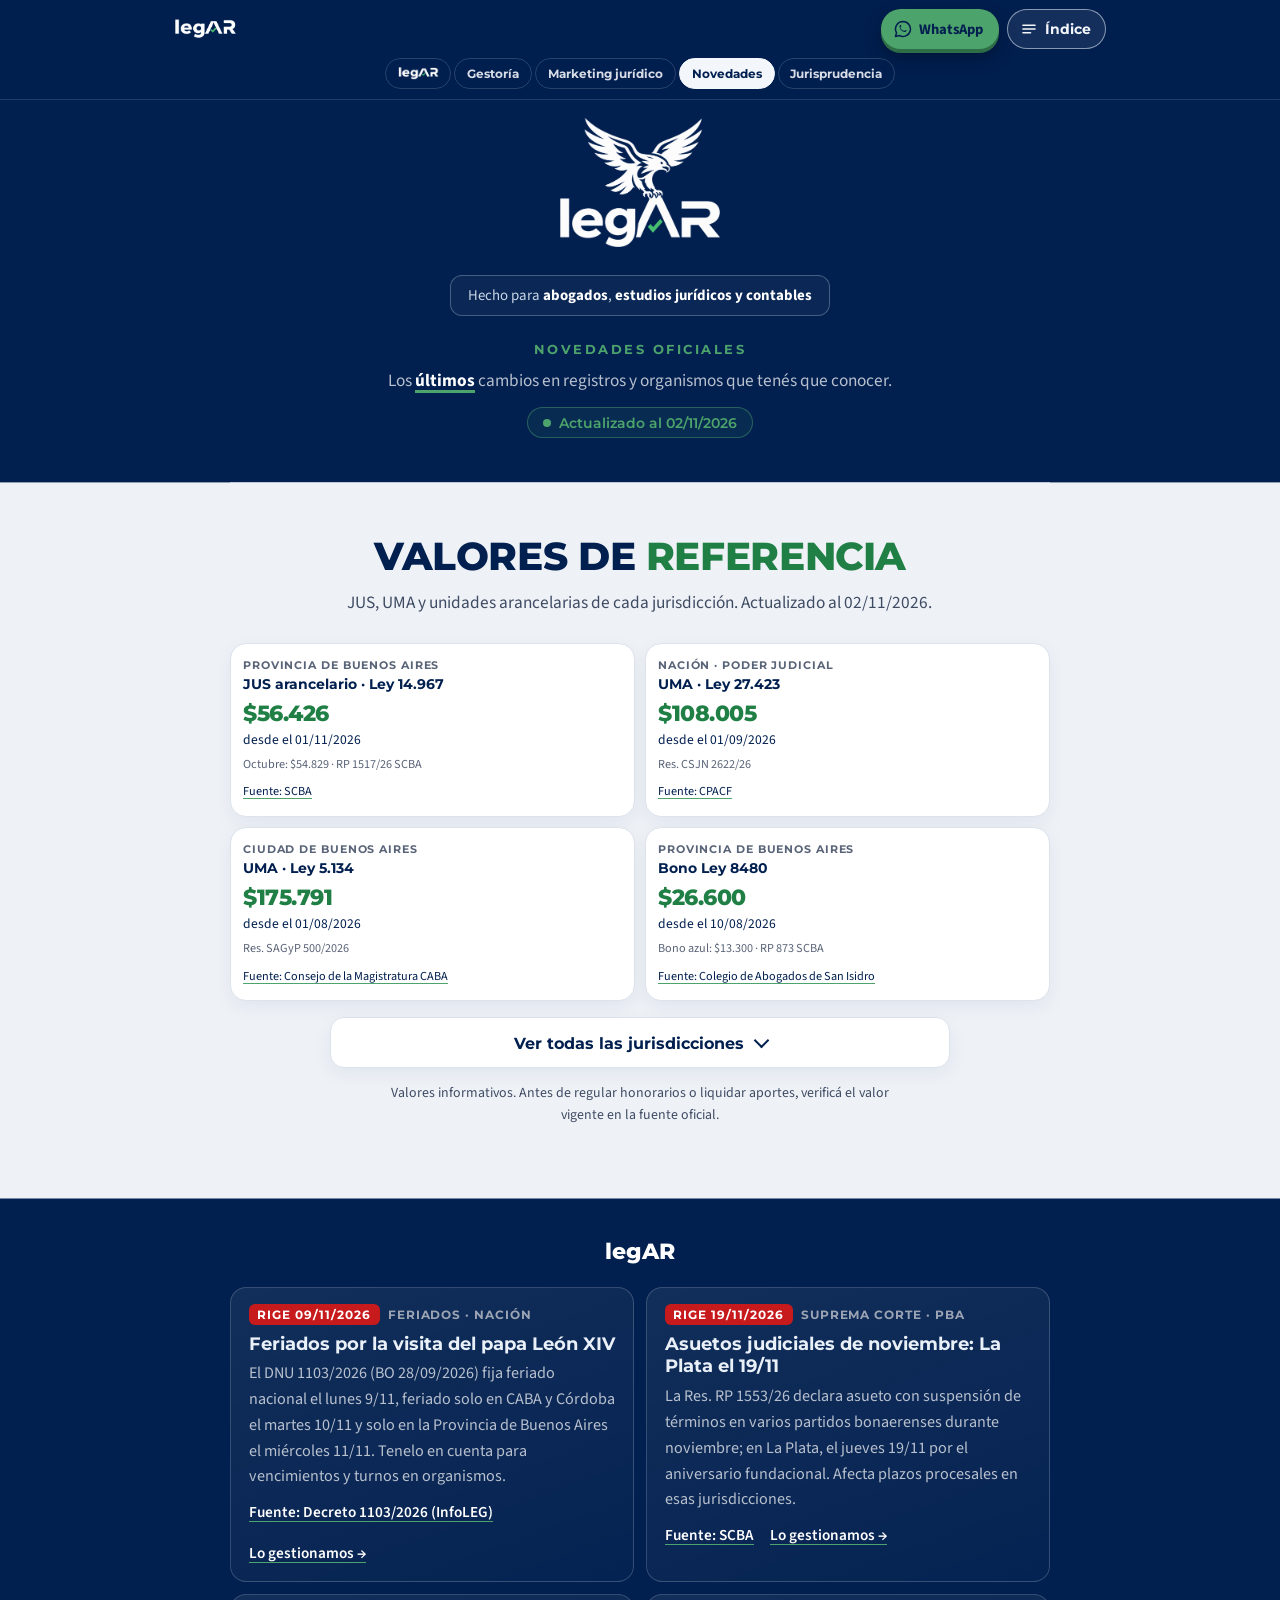
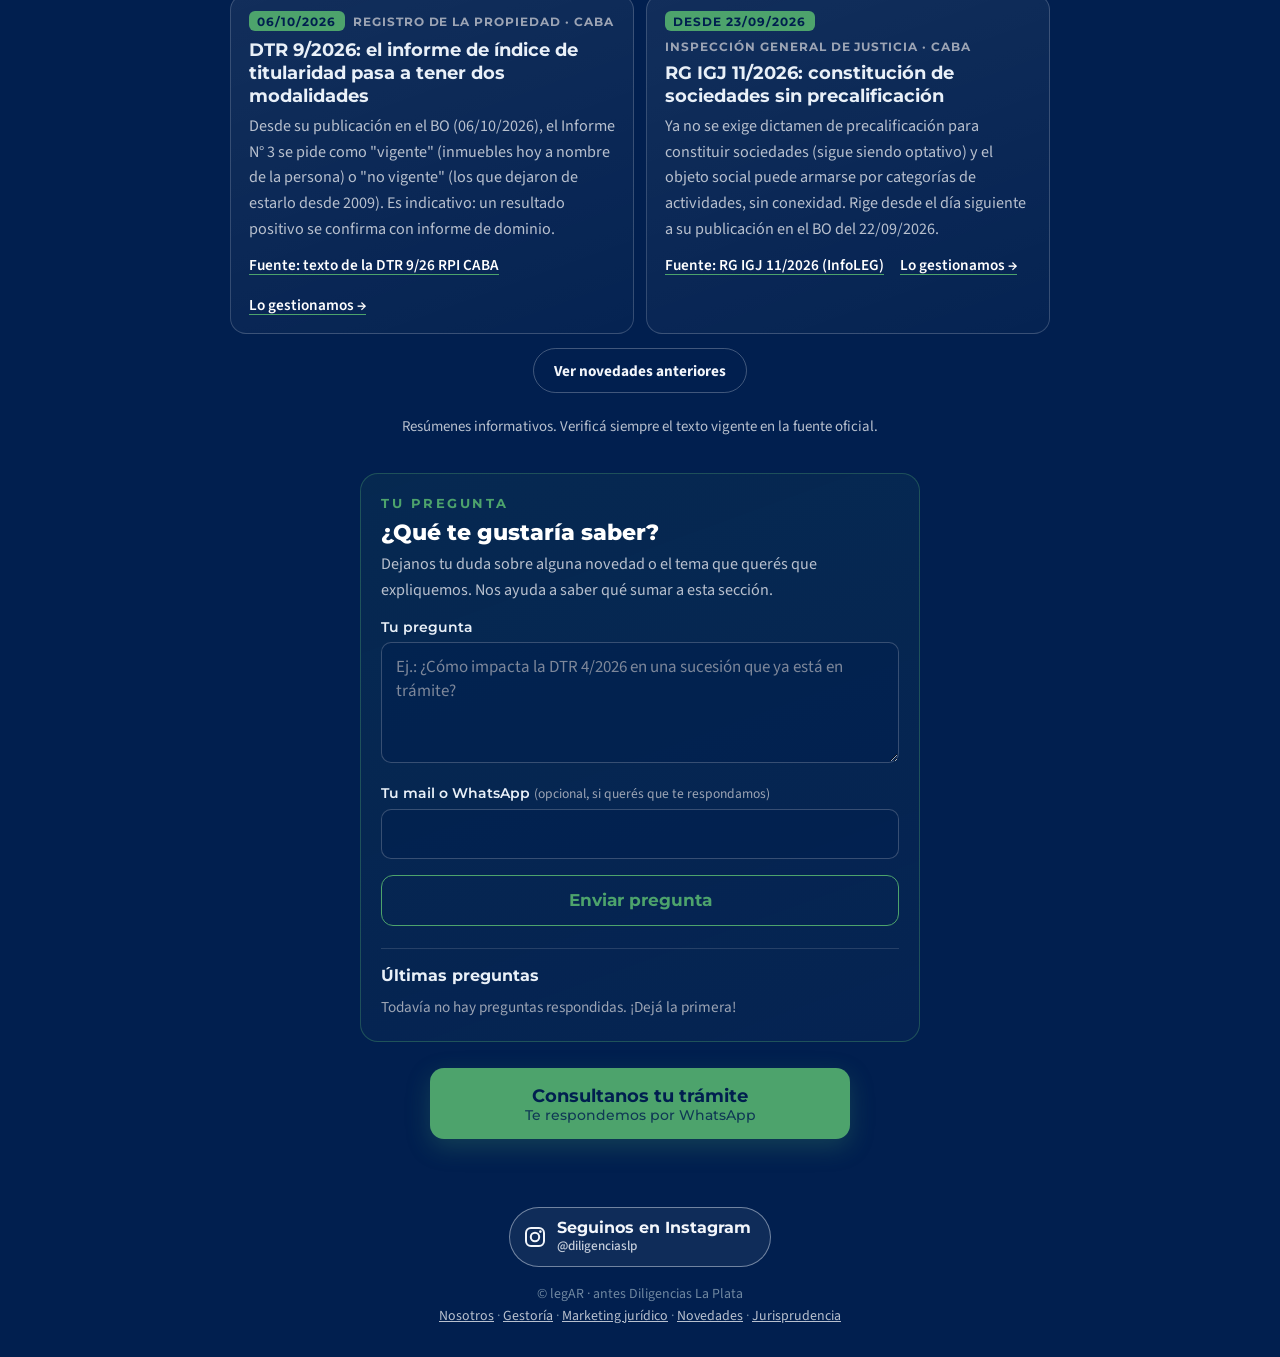
<file: novedades.html>
<!DOCTYPE html>
<html lang="es"><head><meta charset="utf-8"><meta name="viewport" content="width=device-width, initial-scale=1, viewport-fit=cover">
<title>Novedades · legAR</title><meta name="description" content="Cambios en registros y organismos para abogados, con su fuente oficial."><meta name="theme-color" content="#011F4F">
<link rel="preconnect" href="https://fonts.googleapis.com"><link rel="preconnect" href="https://fonts.gstatic.com" crossorigin>
<link rel="stylesheet" href="https://fonts.googleapis.com/css2?family=Montserrat:wght@500;600;700;800&family=Source+Sans+3:wght@400;500;600;700&display=swap">
<link rel="icon" type="image/png" sizes="32x32" href="favicon-32.png"><link rel="apple-touch-icon" href="apple-touch-icon.png">
<style>
:root{--bg:#011F4F;--sf:#142e5a;--line:#2d446c;--fg:#e9f0f8;--mut:#B8C0CE;--g:#4DA36C;--ink:#011F4F;color-scheme:dark;box-sizing:border-box;padding-top:env(safe-area-inset-top,0px);padding-bottom:env(safe-area-inset-bottom,0px)}
*{box-sizing:border-box}
html{scroll-behavior:smooth;font-size:106%}
body{margin:0;background:var(--bg);color:var(--fg);font:400 1.02rem/1.6 "Source Sans 3",system-ui,-apple-system,"Segoe UI",sans-serif;background-image:radial-gradient(ellipse 80% 40% at 50% 0,#284069 0,transparent 70%);background-repeat:no-repeat}
h1,h2,h3{font-family:Montserrat,system-ui,sans-serif;margin:0;line-height:1.12}
.c{max-width:620px;margin:0 auto;padding:0 20px}@media (max-width:600px){.c{padding:0 40px}}
section{padding:46px 0}
h2{font-size:clamp(1.6rem,6vw,2.1rem);text-align:center;margin-bottom:10px}
.sub{color:var(--mut);text-align:center;margin:0 auto 26px;max-width:30em}
mark{background:none;color:var(--g);padding:0}
:focus-visible{outline:3px solid var(--g);outline-offset:3px}
.top{text-align:center;padding-top:26px}
.logo{display:inline-flex;align-items:center;gap:9px;font:700 1.7rem Montserrat,system-ui,sans-serif}
.logo b{color:var(--g)}
.chip{display:inline-block;border:1px solid var(--line);background:var(--sf);border-radius:99px;padding:.35rem .95rem;font-size:.85rem;color:var(--mut)}
.top .chip{margin:18px 0 22px;border-radius:16px;line-height:1.35}.lg{display:block;margin:0 auto;width:min(140px,38vw);height:auto}.lk{display:block;margin:16px auto 0;background:none;border:0;color:#fff;font:600 .95rem "Source Sans 3",system-ui,sans-serif;text-decoration:underline;text-decoration-color:var(--g);text-decoration-thickness:2px;text-underline-offset:5px;cursor:pointer}.fab{position:fixed;left:50%;transform:translateX(-50%);bottom:calc(16px + env(safe-area-inset-bottom,0px));z-index:10;display:inline-flex;align-items:center;gap:9px;background:var(--g);color:var(--ink);border:0;border-radius:99px;padding:.8rem 1.3rem;font:700 1rem "Source Sans 3",system-ui,sans-serif;white-space:nowrap;cursor:pointer;box-shadow:0 6px 22px rgba(0,0,0,.45),0 0 26px rgba(77,163,108,.35);transition:opacity .25s,transform .25s}.fab svg{width:22px;height:22px;flex:none}.fab.h{opacity:0;pointer-events:none;transform:translate(-50%,20px)}.me{display:block;width:100%;max-width:340px;aspect-ratio:4/5;object-fit:cover;object-position:50% 20%;margin:0 auto 18px;border:2px solid var(--g);border-radius:12px}.rv{display:none;width:100%;aspect-ratio:16/9;background:#000;border:2px solid var(--g);border-radius:12px;margin-bottom:10px}
h1{font-size:clamp(1.95rem,8vw,2.8rem);text-align:center;letter-spacing:-.01em}
.top p{text-align:center;color:var(--mut);margin:14px auto 0;max-width:27em}
.btn{display:block;width:100%;max-width:420px;margin:0 auto;background:var(--g);color:var(--ink);border:0;border-radius:12px;padding:.95rem 1.2rem;font:700 1.08rem "Source Sans 3",system-ui,sans-serif;text-align:center;text-decoration:none;cursor:pointer;box-shadow:0 0 28px rgba(77,163,108,.28)}
.btn small{display:block;font-weight:500;font-size:.8rem;opacity:.8}
.btn:hover{filter:brightness(1.06)}
.chips{display:flex;flex-wrap:wrap;gap:8px;justify-content:center;margin-top:20px}
svg.mp{display:block;width:100%;height:auto;max-height:68vh;margin:0 auto}
.pr{fill:#203963;stroke:#5589c2;stroke-width:.9;vector-effect:non-scaling-stroke;stroke-linejoin:round;cursor:pointer;transition:fill .2s}.pr:hover{fill:#1a5560}.pr.on{fill:#176260;stroke:#4DA36C}
#g{transform-origin:0 0;transition:transform .9s ease}.pl2{fill:#c3d2e4;font:600 calc(13px*var(--f,1))/1 "Source Sans 3",system-ui,sans-serif;pointer-events:none;paint-order:stroke;stroke:#011F4F;stroke-width:calc(3.4px*var(--f,1));stroke-linejoin:round}.zp .pr:not(.on)+*{}
.m{cursor:pointer}
.m>g{transform:scale(var(--i,1));transition:transform .9s ease}
.m .hit{fill:transparent}
.m path{fill:none;stroke:#4DA36C;stroke-width:2;stroke-linecap:round;stroke-linejoin:round}
.zo .m:not(.lp){opacity:.3}
.ring{fill:none;stroke:#4DA36C;stroke-width:2;animation:p 2s ease-out infinite;transform-box:fill-box;transform-origin:center}
@keyframes p{from{transform:scale(1);opacity:.9}to{transform:scale(2.3);opacity:0}}
.pn{background:var(--sf);border:1px solid var(--line);border-radius:14px;padding:18px 18px 20px;margin:6px 0 24px}
.pn h3{font-size:1.3rem;margin-bottom:6px}.pn p{margin:0;color:var(--mut)}
.zx{display:none;margin-top:16px}
.zo .zx{display:block}
.pl{display:flex;flex-wrap:wrap;gap:8px;margin-bottom:14px}
.pl button{background:var(--bg);color:var(--fg);border:1px solid var(--line);border-radius:99px;padding:.4rem .9rem;font:500 .88rem "Source Sans 3",system-ui,sans-serif;cursor:pointer}
.pl button[aria-pressed=true]{background:var(--g);color:var(--ink);border-color:var(--g)}
.vd{aspect-ratio:16/9;border:2px solid var(--g);border-radius:12px;background:linear-gradient(135deg,#0b2a4d,#071a31);display:grid;place-items:center;text-align:center;padding:12px;color:var(--mut);font-size:.9rem}
.vd i{display:block;width:46px;height:46px;border-radius:50%;background:var(--g);margin:0 auto 8px;position:relative}
.vd i:after{content:"";position:absolute;left:18px;top:13px;border-left:15px solid var(--ink);border-top:10px solid transparent;border-bottom:10px solid transparent}
#bk{display:none;margin-top:14px;background:none;border:1px solid var(--line);color:var(--fg);border-radius:8px;padding:.5rem 1rem;font:inherit;cursor:pointer}
.zo #bk,.zp #bk{display:inline-block}#mg{position:relative}#mw2{position:relative}.zp #pt,.zp #px{display:none}#ov{position:absolute;left:10px;right:10px;bottom:10px;z-index:5;background:rgba(2,18,48,.94);border:1px solid var(--line);border-radius:12px;padding:10px 14px;box-shadow:0 4px 18px rgba(0,0,0,.5)}#ov[hidden]{display:none}.oc{display:inline-block;margin-top:8px;background:linear-gradient(135deg,#4DA36C,#4DA36C);color:#011F4F;border-radius:99px;padding:.5rem 1rem;font:700 .88rem "Source Sans 3",system-ui,sans-serif;text-decoration:none}.oc[hidden]{display:none}#ov h4{margin:0 0 3px;font:700 1.02rem Montserrat,system-ui,sans-serif;color:#fff}#ov p{margin:0;font-size:.88rem;line-height:1.4;color:var(--mut)}#bk2{display:none;position:absolute;left:30px;top:8px;z-index:6;background:rgba(2,18,48,.88);color:#fff;border:1px solid var(--line);border-radius:99px;padding:.5rem 1rem;font:600 .92rem "Source Sans 3",system-ui,sans-serif;cursor:pointer;box-shadow:0 2px 10px rgba(0,0,0,.4)}.zo #bk2,.zp #bk2{display:block}
.sv div{border:1px solid var(--line);background:var(--sf);border-radius:12px;padding:15px 18px;margin-bottom:10px}
.sv h3{font-size:1.12rem;margin-bottom:2px}.tag{display:inline-block;vertical-align:middle;margin-left:8px;background:var(--g);color:var(--ink);border-radius:99px;padding:.1rem .6rem;font:700 .72rem "Source Sans 3",system-ui,sans-serif}.sv p{margin:0;color:var(--mut);font-size:.95rem}
ol{list-style:none;counter-reset:s;padding:0;margin:0 0 28px}
ol li{counter-increment:s;display:grid;grid-template-columns:44px 1fr;gap:4px 14px;padding:14px 0;border-bottom:1px solid var(--line)}
ol li:before{content:counter(s);grid-row:span 2;width:40px;height:40px;border-radius:50%;background:var(--g);color:var(--ink);font:700 1.2rem Montserrat,system-ui,sans-serif;display:grid;place-items:center}
ol b{font-size:1.05rem}ol span{color:var(--mut);font-size:.95rem}
.ph{aspect-ratio:4/3;border:2px solid var(--g);border-radius:12px;background:repeating-linear-gradient(135deg,#59616b 0 2px,#3b424b 2px 10px);display:grid;place-items:end start;padding:12px;color:#fff;font-size:.85rem;margin-bottom:16px}
.ab p{color:var(--mut);margin:0 0 12px}
details{border:1px solid var(--line);border-radius:12px;margin-bottom:10px;background:var(--sf);overflow:hidden}
summary{cursor:pointer;font-weight:600;padding:14px 18px}
details[open] summary{background:var(--g);color:var(--ink)}
details p{margin:0;padding:14px 18px;color:var(--mut);font-size:.95rem}
.ct{text-align:center}
.ct .l{display:flex;flex-direction:column;gap:14px;margin-top:24px}.ct .l a{display:inline-flex;align-items:center;justify-content:center;gap:10px;color:#fff;font-weight:600;text-decoration:none}.ct .l a:hover{color:var(--g)}.ct .l svg{width:24px;height:24px;flex:none}
footer{text-align:center;color:#6f87a0;font-size:.82rem;padding:22px 0 30px}
.md{position:fixed;inset:0;background:rgba(2,8,16,.78);display:grid;place-items:center;padding:20px;z-index:20}
.md[hidden]{display:none}
.bx{position:relative;background:#fff;color:#0b1b2e;border-radius:14px;width:100%;max-width:420px;overflow:hidden}
.bx .in{padding:34px 24px 22px}
.bx h3{font-size:1.35rem;margin-bottom:16px;padding-right:20px}
.x{position:absolute;right:10px;top:6px;background:none;border:0;font-size:1.8rem;line-height:1;cursor:pointer;color:#55687c}
.o{display:flex;flex-wrap:wrap;gap:8px}
.o button{border:1px solid #c5d0dc;background:#f2f5f8;color:#0b1b2e;border-radius:99px;padding:.5rem .95rem;font:500 .95rem "Source Sans 3",system-ui,sans-serif;cursor:pointer}
.o button[aria-pressed=true]{background:#1f7a43;border-color:#1f7a43;color:#fff}
.bx input,.bx select{width:100%;padding:.75rem;border:1px solid #b6c3d1;border-radius:8px;font:inherit;background:#fff;color:#0b1b2e}
.er{color:#b3261e;font-size:.88rem;min-height:1.3em;margin:8px 0 0}
.ft{display:flex;align-items:center;justify-content:space-between;background:var(--g);color:var(--ink);font-weight:700}
.ft span{padding:0 24px}
.ft button{background:none;border:0;color:var(--ink);font:700 1.1rem "Source Sans 3",system-ui,sans-serif;padding:16px 24px;cursor:pointer}
.v3{display:none;position:relative;height:min(66vh,540px);min-height:380px;border:1px solid var(--line);border-radius:14px;overflow:hidden;background:#011F4F;margin-bottom:8px}
.zo .v3{display:block}.zo svg.mp{display:none}
.v3{touch-action:none;cursor:grab}.v3 svg#cm{position:absolute;inset:0;width:100%;height:100%;display:block}.v3 canvas{position:absolute;inset:0;display:block;width:100%;height:100%;pointer-events:none}.chit{position:absolute;left:0;top:0;background:none;border:0;padding:0;margin:0;pointer-events:auto;cursor:pointer}.chit svg{width:100%;height:100%;display:block;transition:opacity .2s}
#lb{position:absolute;inset:0;pointer-events:none;overflow:hidden}
.pin{position:absolute;left:0;top:0;display:flex;align-items:center;gap:6px;background:none;border:0;padding:0;cursor:pointer;color:#202124;font:600 .78rem "Source Sans 3",system-ui,sans-serif;pointer-events:auto;white-space:nowrap}
.pin i{width:15px;height:15px;border-radius:50%;background:var(--c);border:2px solid #fff;box-shadow:0 1px 5px rgba(0,0,0,.5);flex:none}
.pin{flex-direction:column-reverse;gap:2px}.pin span{display:none;background:none;border:0;padding:0;font:600 .7rem "Source Sans 3",system-ui,sans-serif;color:#fff;text-shadow:0 0 3px #011F4F,0 0 3px #011F4F,0 0 6px #011F4F;pointer-events:none}.pin.cat i{border-color:#4DA36C}.pin.sel span{font-size:.8rem}
.pin.gz span{font-size:.84rem;padding:.32rem .8rem;box-shadow:0 2px 10px rgba(0,0,0,.45)}.pin.gz i{width:19px;height:19px}.pin.s span{display:inline-block}.pin.d{opacity:.3}.pin.sel i{transform:scale(1.35)}
.cmp{position:absolute;right:10px;top:10px;width:40px;height:40px;border-radius:50%;background:rgba(2,18,48,.72);border:1px solid var(--line);pointer-events:none}.cmp i{transform:rotate(45deg)}
.cmp i{position:absolute;inset:3px;display:block}
.cmp i:before{content:"";position:absolute;left:50%;top:0;transform:translateX(-50%);border-left:5px solid transparent;border-right:5px solid transparent;border-bottom:12px solid #ea4335}
.cmp b{position:absolute;left:0;right:0;bottom:3px;text-align:center;font:700 .6rem "Source Sans 3",system-ui,sans-serif;color:#e9f0f8}
.ld{position:absolute;left:0;right:0;top:44%;text-align:center;color:var(--mut);padding:0 22px;display:none}
.hint{position:absolute;left:10px;bottom:10px;font-size:.74rem;color:var(--mut);pointer-events:none;background:rgba(2,18,48,.7);padding:.2rem .65rem;border-radius:99px}
.pl button:before{content:"";display:inline-block;width:8px;height:8px;border-radius:50%;background:var(--c,var(--g));margin-right:7px}
.pl button[aria-pressed=true]{background:var(--c,var(--g));border-color:var(--c,var(--g));color:var(--ink)}
.pl button[aria-pressed=true]:before{background:var(--ink)}
#bl{margin-top:-4px}
#cd{background:var(--bg);border:1px solid var(--line);border-radius:12px;padding:14px 16px;margin-top:10px}
#cd[hidden]{display:none}
#cd h4{font:700 1.15rem Montserrat,system-ui,sans-serif;margin:0 0 6px}#cd p{margin:0 0 10px}
.sm{font-size:.8rem;color:var(--mut)}
.m.cap>g>.hit{fill:rgba(77,163,108,.28);stroke:#4DA36C;stroke-width:1.6;animation:p 1.5s ease-out infinite;transform-box:fill-box;transform-origin:center}.pgo{display:inline-block;margin:12px 8px 0 0;background:linear-gradient(135deg,#4DA36C,#4DA36C);color:#011F4F;border:0;border-radius:99px;padding:.6rem 1.1rem;font:700 .95rem "Source Sans 3",system-ui,sans-serif;cursor:pointer;box-shadow:0 6px 20px rgba(77,163,108,.35)}.zp .pgo{display:none}
@media(prefers-reduced-motion:reduce){#g,.m>g{transition:none}.ring{animation:none}html{scroll-behavior:auto}}

/* ===== estilo v2: degradés, recuadros resaltados, franjas de luz ===== */
:root{--g2:#4DA36C;--b2:#1d4fd8;--bg2:#011a42}
body{background:linear-gradient(180deg,#072A5F 0,#011F4F 38%,#011a42 100%) fixed;background-image:radial-gradient(ellipse 90% 45% at 50% -4%,rgba(77,163,108,.20) 0,transparent 70%),radial-gradient(ellipse 70% 40% at 100% 30%,rgba(29,79,216,.28) 0,transparent 70%),linear-gradient(180deg,#072A5F 0,#011F4F 40%,#011a42 100%);background-attachment:scroll}
h1,h2{letter-spacing:-.015em}
h1{font-weight:700}
h2{font:800 clamp(1.7rem,7.2vw,2.3rem)/1.15 "Source Sans 3",system-ui,sans-serif;text-transform:uppercase;letter-spacing:-.01em}
.hl{display:inline-block;background:linear-gradient(135deg,var(--g) 0,var(--g2) 100%);color:#011F4F;padding:.02em .32em .06em;border-radius:8px;transform:rotate(-1.6deg);box-shadow:0 6px 22px rgba(77,163,108,.35);font-style:italic;font-weight:800;-webkit-box-decoration-break:clone;box-decoration-break:clone}
h1 .hl{font-family:Montserrat,system-ui,sans-serif;font-weight:700;background:none;box-shadow:none;transform:none;padding:0;border-radius:0;color:var(--g2)}
mark{background:none}
.top .chip{background:rgba(255,255,255,.04);border:1px solid rgba(157,178,200,.4);border-radius:12px;color:#c9d6e6;font-size:.88rem;padding:.55rem 1rem}
.top .chip b{color:#fff;font-weight:700}
.top .btn{margin-top:26px}
.pills{list-style:none;padding:0;margin:28px 0 0;display:flex;flex-direction:column;gap:10px;align-items:center}
.pills li{display:inline-flex;align-items:center;gap:10px;background:rgba(255,255,255,.06);border:1px solid rgba(157,178,200,.18);border-radius:99px;padding:.55rem 1.1rem;font-size:.95rem;color:#e3ecf7;backdrop-filter:blur(4px)}
.pills li:before{content:"";width:14px;height:14px;border-radius:4px;border:2px solid var(--g);background:radial-gradient(circle,var(--g) 0 28%,transparent 32%);flex:none}
.btn{background:linear-gradient(135deg,#4DA36C 0,#4DA36C 55%,#4DA36C 100%);border-radius:14px;box-shadow:0 8px 30px rgba(77,163,108,.38),inset 0 1px 0 rgba(255,255,255,.35);transition:transform .2s,box-shadow .2s}
.btn:hover{transform:translateY(-2px);box-shadow:0 12px 36px rgba(77,163,108,.5),inset 0 1px 0 rgba(255,255,255,.4)}
.fab{background:linear-gradient(135deg,#4DA36C,#4DA36C)}
/* franja de luz entre secciones */
.gb{height:84px;margin-top:34px;background:linear-gradient(180deg,rgba(77,163,108,0) 0,rgba(77,163,108,.10) 45%,rgba(77,163,108,.42) 100%);border-bottom:3px solid var(--g2);box-shadow:0 10px 36px rgba(77,163,108,.5),0 2px 0 rgba(77,163,108,.6)}
.gb.b{background:linear-gradient(180deg,rgba(29,79,216,0) 0,rgba(29,79,216,.14) 45%,rgba(54,150,255,.46) 100%);border-bottom-color:#6bb0ff;box-shadow:0 10px 36px rgba(54,150,255,.5),0 2px 0 rgba(150,200,255,.6)}
hr.ds{border:0;border-top:1px dashed rgba(255,255,255,.22);margin:12px auto;max-width:620px;width:calc(100% - 40px)}
/* tarjetas */
.pn{background:linear-gradient(160deg,rgba(255,255,255,.07),rgba(255,255,255,.02));border:1px solid rgba(77,163,108,.55);box-shadow:0 0 0 1px rgba(77,163,108,.12),0 14px 40px rgba(0,0,0,.35),0 0 38px rgba(77,163,108,.18);border-radius:16px}
.pn h3{font-family:"Source Sans 3",system-ui,sans-serif;font-style:italic;font-weight:800}
.v3{border:2px solid var(--g);border-radius:16px;box-shadow:0 0 0 1px rgba(77,163,108,.15),0 0 40px rgba(77,163,108,.22)}
#mw2{border-radius:16px}
.sv{display:grid;gap:12px}
.sv div{display:grid;grid-template-columns:46px 1fr;gap:2px 14px;align-items:center;margin:0;background:linear-gradient(160deg,rgba(255,255,255,.08),rgba(255,255,255,.025));border:1px solid rgba(157,178,200,.22);border-radius:16px;padding:16px 18px;transition:border-color .25s,transform .25s,box-shadow .25s}
.sv div:hover{border-color:rgba(77,163,108,.7);transform:translateY(-2px);box-shadow:0 10px 30px rgba(77,163,108,.15)}
.sv div:before{content:"";grid-row:span 2;width:46px;height:46px;border-radius:14px;border:1px solid rgba(77,163,108,.5);background:linear-gradient(135deg,rgba(77,163,108,.32),rgba(77,163,108,.06)),url("data:image/svg+xml,%3Csvg xmlns='http://www.w3.org/2000/svg' viewBox='0 0 24 24' fill='none' stroke='%237bf0b4' stroke-width='1.8' stroke-linecap='round' stroke-linejoin='round'%3E%3Cpath d='M7 3h7l5 5v13H7z'/%3E%3Cpath d='M14 3v5h5M10 13l2 2 3.5-4'/%3E%3C/svg%3E") center/22px no-repeat}
.sv h3{font-family:"Source Sans 3",system-ui,sans-serif;font-weight:700;font-size:1.08rem}
.sv div:first-child{background:linear-gradient(135deg,#4DA36C,#4DA36C);border-color:transparent;color:#011F4F}
.sv div:first-child p{color:#011F4F}.sv div:first-child:before{border-color:rgba(4,33,15,.35);background:linear-gradient(rgba(4,33,15,.12),rgba(4,33,15,.12)),url("data:image/svg+xml,%3Csvg xmlns='http://www.w3.org/2000/svg' viewBox='0 0 24 24' fill='none' stroke='%2304210f' stroke-width='1.8' stroke-linecap='round' stroke-linejoin='round'%3E%3Cpath d='M7 3h7l5 5v13H7z'/%3E%3Cpath d='M14 3v5h5M10 13l2 2 3.5-4'/%3E%3C/svg%3E") center/22px no-repeat}
.sv div:first-child .tag{background:#011F4F;color:var(--g2)}
/* vs */
.vs .cmpb{display:grid;gap:14px;margin-top:22px}
.vs .cb1,.vs .cb2{border-radius:18px;padding:20px 20px 18px}
.vs .cb1{background:linear-gradient(160deg,rgba(255,255,255,.07),rgba(255,255,255,.02));border:1px solid rgba(157,178,200,.25)}
.vs .cb2{background:linear-gradient(135deg,#4DA36C 0,#4DA36C 60%,#4DA36C 100%);color:#011F4F;box-shadow:0 14px 44px rgba(77,163,108,.35)}
.vs h3{font:800 1.2rem "Source Sans 3",system-ui,sans-serif;margin-bottom:10px;display:flex;align-items:center;gap:10px}
.vs h3 i{width:34px;height:34px;border-radius:50%;display:grid;place-items:center;font-style:normal;font-size:1rem}
.vs .cb1 h3 i{background:rgba(255,120,120,.16);color:#ff9a9a;border:1px solid rgba(255,120,120,.4)}
.vs .cb2 h3 i{background:rgba(4,33,15,.14);color:#011F4F;border:1px solid rgba(4,33,15,.4)}
.vs ul{margin:0;padding-left:1.15rem;display:grid;gap:7px;font-size:.96rem}
.vs .cb1 li{color:var(--mut)}.vs .cb2 b{font-weight:700}
/* pasos */
ol{display:grid;gap:12px;margin-bottom:26px}
ol li{border:1px solid rgba(157,178,200,.22);background:linear-gradient(160deg,rgba(255,255,255,.07),rgba(255,255,255,.02));border-radius:16px;padding:16px 18px;position:relative;overflow:hidden}
ol li:after{content:"";position:absolute;left:0;top:0;bottom:0;width:4px;background:linear-gradient(180deg,var(--g2),var(--g))}
ol li:before{background:linear-gradient(135deg,var(--g),var(--g2));border-radius:12px;font-family:"Source Sans 3",system-ui,sans-serif;font-style:italic;font-weight:800;box-shadow:0 6px 18px rgba(77,163,108,.35)}
/* about */
.me{border:2px solid var(--g);border-radius:16px;box-shadow:0 0 0 4px rgba(77,163,108,.14),0 18px 50px rgba(0,0,0,.45),0 0 44px rgba(77,163,108,.22)}
/* FAQ */
.faq .big{font:800 clamp(5rem,30vw,8.5rem)/.9 "Source Sans 3",system-ui,sans-serif;text-align:center;background:linear-gradient(180deg,var(--g2) 0,var(--g) 40%,rgba(77,163,108,0) 100%);-webkit-background-clip:text;background-clip:text;color:transparent;-webkit-text-fill-color:transparent;margin:0 0 6px;letter-spacing:-.02em}
details{background:linear-gradient(160deg,rgba(255,255,255,.07),rgba(255,255,255,.02));border:1px solid rgba(157,178,200,.25);border-radius:14px;transition:border-color .25s}
details:hover{border-color:rgba(77,163,108,.6)}
summary{list-style:none;display:flex;justify-content:space-between;align-items:center;gap:12px}
summary::-webkit-details-marker{display:none}
summary:after{content:"";width:9px;height:9px;border-right:2px solid currentColor;border-bottom:2px solid currentColor;transform:rotate(45deg);transition:transform .25s;flex:none;margin-top:-4px}
details[open] summary{background:linear-gradient(135deg,var(--g),var(--g2))}
details[open] summary:after{transform:rotate(-135deg);margin-top:4px}
/* contacto */
.ct .btn{max-width:360px}
/* entrada al hacer scroll */
html.js .rev{opacity:0;transform:translateY(24px);transition:opacity .7s ease,transform .7s ease}
html.js .rev.in{opacity:1;transform:none}
@media (prefers-reduced-motion:reduce){html.js .rev{opacity:1;transform:none;transition:none}.btn,.sv div{transition:none}}
@media(min-width:640px){.vs .cmpb{grid-template-columns:1fr 1fr}}

.bub{position:relative;height:min(105vw,420px);margin:26px auto 0;max-width:460px;touch-action:pan-y;border-radius:22px;background:radial-gradient(ellipse 70% 60% at 50% 50%,rgba(77,163,108,.10),transparent 72%)}
.bb{position:absolute;left:0;top:0;display:grid;place-items:center;border-radius:50%;text-align:center;color:#fff;font:700 .76rem/1.18 "Source Sans 3",system-ui,sans-serif;cursor:grab;touch-action:none;user-select:none;-webkit-user-select:none;border:1.5px solid rgba(77,163,108,.85);background:radial-gradient(circle at 32% 28%,rgba(77,163,108,.55) 0,rgba(77,163,108,.28) 38%,rgba(2,24,66,.55) 100%);box-shadow:0 0 26px rgba(77,163,108,.28),inset 0 0 18px rgba(77,163,108,.18);padding:0;will-change:transform;-webkit-tap-highlight-color:transparent}
.bb em{font-style:normal;padding:0 10%;pointer-events:none;text-shadow:0 1px 6px rgba(1,15,46,.9)}
.bb.tr{border-color:rgba(120,170,255,.75);background:radial-gradient(circle at 32% 28%,rgba(150,195,255,.5) 0,rgba(60,120,240,.24) 40%,rgba(2,24,66,.55) 100%);box-shadow:0 0 24px rgba(70,140,255,.3),inset 0 0 18px rgba(150,195,255,.16);font-weight:600;color:#e6f0ff;cursor:grab}
.bb.dr{cursor:grabbing;z-index:3;filter:brightness(1.12)}
.bb:focus-visible{outline:3px solid #fff;outline-offset:3px}
.orb{position:absolute;inset:-15%;border:1px solid rgba(77,163,108,.5);border-radius:50%;transform:rotate(var(--a,0deg)) scaleY(.36);pointer-events:none}
.bb.tr .orb{border-color:rgba(150,195,255,.5)}
.orb b{position:absolute;inset:0;animation:orbs 6s linear infinite}
.orb b:after{content:"";position:absolute;left:50%;top:-4px;margin-left:-4px;width:8px;height:8px;border-radius:50%;background:#4DA36C;box-shadow:0 0 10px 2px rgba(77,163,108,.9)}
.bb.tr .orb b:after{background:#a9ccff;box-shadow:0 0 10px 2px rgba(110,170,255,.9)}
.bb:nth-child(even) .orb b{animation-duration:8s;animation-direction:reverse}
@keyframes orbs{to{transform:rotate(360deg)}}
.bh{font-size:.82rem;color:var(--mut);margin:10px 0 0;text-align:center}
@media (prefers-reduced-motion:reduce){.orb b{animation:none}}

.sv2{display:grid;gap:12px}
details.cat{border-radius:16px;padding:0;background:linear-gradient(160deg,rgba(255,255,255,.08),rgba(255,255,255,.025));border:1px solid rgba(157,178,200,.25);overflow:hidden}
details.cat summary{padding:14px 16px;display:flex;align-items:center;gap:14px;font-weight:400}
details.cat[open]{border-color:rgba(77,163,108,.7);box-shadow:0 10px 32px rgba(77,163,108,.16)}
details.cat[open] summary{background:linear-gradient(135deg,rgba(77,163,108,.28),rgba(77,163,108,.06));color:var(--fg)}
details.cat summary:after{margin-left:auto}
.ci{width:46px;height:46px;border-radius:14px;border:1px solid rgba(77,163,108,.5);flex:none;background:linear-gradient(135deg,rgba(77,163,108,.32),rgba(77,163,108,.06)),url("data:image/svg+xml,%3Csvg xmlns='http://www.w3.org/2000/svg' viewBox='0 0 24 24' fill='none' stroke='%237bf0b4' stroke-width='1.8' stroke-linecap='round' stroke-linejoin='round'%3E%3Cpath d='M7 3h7l5 5v13H7z'/%3E%3Cpath d='M14 3v5h5M10 13l2 2 3.5-4'/%3E%3C/svg%3E") center/22px no-repeat}
.ct2{display:grid;gap:1px;min-width:0}.ct2 b{font:700 1.08rem "Source Sans 3",system-ui,sans-serif;color:#fff}.ct2 small{color:var(--mut);font-size:.88rem}
.tg{font-style:normal;margin-left:8px;background:linear-gradient(135deg,var(--g),var(--g2));color:#011F4F;border-radius:99px;padding:.1rem .6rem;font:700 .7rem "Source Sans 3",system-ui,sans-serif;vertical-align:middle}
.cin{padding:4px 16px 18px}.cin p{margin:8px 0 12px;padding:0;color:var(--mut);font-size:.95rem}
.sc{display:flex;flex-wrap:wrap;gap:8px;margin-bottom:16px}
.sb{background:rgba(255,255,255,.07);border:1px solid rgba(157,178,200,.35);color:#fff;border-radius:99px;padding:.5rem .95rem;font:600 .9rem "Source Sans 3",system-ui,sans-serif;cursor:pointer;transition:background .2s,border-color .2s,transform .2s}
.sb:hover{border-color:var(--g);background:rgba(77,163,108,.18);transform:translateY(-1px)}
.sb i{font-style:normal;margin-left:8px;background:var(--g);color:#011F4F;border-radius:99px;padding:.05rem .5rem;font-size:.68rem;font-weight:700}
.go2{max-width:none;font-size:1rem;padding:.8rem 1rem}

.bn{list-style:none;padding:0;margin:0 0 22px;display:grid;gap:10px}
.bn li{display:flex;align-items:center;gap:12px;background:linear-gradient(160deg,rgba(255,255,255,.08),rgba(255,255,255,.025));border:1px solid rgba(157,178,200,.22);border-radius:14px;padding:.8rem 1rem;font-weight:600}
.bn li:before{content:"✓";width:26px;height:26px;border-radius:50%;display:grid;place-items:center;background:linear-gradient(135deg,var(--g),var(--g2));color:#011F4F;font-weight:800;flex:none}
.rf{display:grid;gap:14px;background:linear-gradient(160deg,rgba(255,255,255,.07),rgba(255,255,255,.02));border:1px solid rgba(77,163,108,.5);border-radius:18px;padding:20px 18px;box-shadow:0 0 36px rgba(77,163,108,.14)}
.rf label{display:grid;gap:6px;font-weight:600;font-size:.92rem}
.rf input,.rf select{width:100%;padding:.78rem .85rem;border-radius:10px;border:1px solid rgba(157,178,200,.4);background:rgba(2,24,66,.7);color:#fff;font:inherit;font-weight:400}
.rf input:focus,.rf select:focus{outline:2px solid var(--g);border-color:var(--g)}
.rf select option{color:#0b1b2e}.rf textarea{width:100%;padding:.78rem .85rem;border-radius:10px;border:1px solid rgba(157,178,200,.4);background:rgba(2,24,66,.7);color:#fff;font:inherit;font-weight:400;resize:vertical}.rf textarea:focus{outline:2px solid var(--g);border-color:var(--g)}.rf .er.ok{color:var(--g2)}
.rf .er{color:#ff9a9a;margin:0}
.rv.rvp{aspect-ratio:9/16;width:auto;max-width:100%;max-height:62vh;margin:0 auto 10px}.rvl{display:grid;gap:14px;margin-bottom:22px}
.rvc{border:2px solid var(--g);border-radius:18px;padding:18px;background:linear-gradient(160deg,rgba(255,255,255,.08),rgba(255,255,255,.02));box-shadow:0 0 30px rgba(77,163,108,.15)}
.rvc q{display:block;font:700 1.08rem/1.35 "Source Sans 3",system-ui,sans-serif;quotes:"“" "”";margin-bottom:10px}
.rvc span{color:var(--mut);font-size:.9rem}
.rve{border:2px dashed rgba(77,163,108,.55);border-radius:18px;padding:26px 18px;text-align:center;color:var(--mut);background:rgba(77,163,108,.05)}
.rve b{display:block;color:#fff;font:800 1.1rem "Source Sans 3",system-ui,sans-serif;margin-bottom:4px}
.tl{list-style:none;padding:0;margin:16px 0 0;display:flex;flex-wrap:wrap;gap:6px 14px;justify-content:center;font-size:.85rem;color:#c9d6e6}.tl li:before{content:"✓";color:var(--g2);font-weight:800;margin-right:6px}
.ali{position:absolute;right:4px;top:54px;width:98px;height:98px;padding:0 10px;border-radius:50%;display:flex;flex-direction:column;align-items:center;justify-content:center;text-align:center;color:#fff;background:radial-gradient(circle at 32% 28%,rgba(77,163,108,.55),rgba(77,163,108,.22) 55%,rgba(77,163,108,.08));border:1px solid rgba(77,163,108,.55);box-shadow:0 0 26px rgba(77,163,108,.35),inset 0 0 14px rgba(77,163,108,.25);animation:aliF 5s ease-in-out infinite;z-index:3}
.ali b{font:800 1.28rem/1 "Source Sans 3",system-ui,sans-serif;letter-spacing:-.02em}.ali small{font:700 .62rem/1.1 "Source Sans 3",system-ui,sans-serif;letter-spacing:.06em;text-transform:uppercase;color:#bfe9d3;margin-top:3px}
@keyframes aliF{0%,100%{transform:translateY(0)}50%{transform:translateY(-6px)}}@media (prefers-reduced-motion:reduce){.ali{animation:none}}
.lgs{margin:8px 0 0;text-align:center;font:700 .72rem/1 "Source Sans 3",system-ui,sans-serif;letter-spacing:.34em;text-transform:uppercase;color:var(--g2);opacity:.9}

/* ===== legAR · marca 2026 (manual de marca) ===== */
h1,h2,h3,.btn,.hl,.vs h3,.pn h3,.ct2 b,.faq .big{font-family:Montserrat,system-ui,sans-serif}
h1{font-weight:800;letter-spacing:-.02em}
h2{font-weight:800;font-style:normal}
.pn h3,.vs h3,.rvc q,.rve b,.ali b{font-style:normal}
.hl{font-style:normal}
.btn{background:#4DA36C;color:#011F4F;box-shadow:0 8px 24px rgba(77,163,108,.25);font-weight:700}
.btn:hover{box-shadow:0 12px 30px rgba(77,163,108,.35)}
.gb{background:linear-gradient(180deg,rgba(77,163,108,0) 0,rgba(77,163,108,.06) 45%,rgba(77,163,108,.22) 100%);border-bottom:2px solid #4DA36C;box-shadow:none}
.gb.b{background:linear-gradient(180deg,rgba(156,164,180,0) 0,rgba(156,164,180,.06) 45%,rgba(156,164,180,.2) 100%);border-bottom-color:#9CA4B4;box-shadow:none}
.lg{width:min(190px,48vw)}
.lgs{letter-spacing:.22em;color:#9CA4B4}
.doors{display:grid;gap:10px;max-width:420px;margin:26px auto 0}
.btn2{display:block;width:100%;background:transparent;color:#fff;border:2px solid #4DA36C;border-radius:14px;padding:.85rem 1.2rem;font:700 1.05rem Montserrat,system-ui,sans-serif;text-align:center;text-decoration:none;cursor:pointer}
.btn2 small{display:block;font:500 .8rem "Source Sans 3",system-ui,sans-serif;color:#B8C0CE}
.btn2:hover{background:rgba(77,163,108,.1)}
.top .doors .btn{margin-top:0}
/* Al día */
.ad{display:grid;gap:12px}
.adc{border:1px solid rgba(184,192,206,.25);border-radius:16px;padding:16px 18px;background:linear-gradient(160deg,rgba(255,255,255,.07),rgba(255,255,255,.02))}
.adc .og{display:flex;gap:8px;align-items:center;flex-wrap:wrap;font:700 .72rem Montserrat,system-ui,sans-serif;letter-spacing:.08em;text-transform:uppercase;color:#9CA4B4;margin-bottom:8px}
.adc .og span{background:#4DA36C;color:#011F4F;border-radius:6px;padding:.15rem .5rem}
.adc .og span.al{background:#C71A1C;color:#fff}
.adc h3{font:700 1.08rem/1.25 Montserrat,system-ui,sans-serif;margin:0 0 6px}
.adc p{margin:0 0 10px;color:#B8C0CE;font-size:.95rem}
.adc .ln{display:flex;gap:16px;flex-wrap:wrap;font-size:.9rem;font-weight:600}
.adc .ln a{color:#fff;text-decoration:underline;text-decoration-color:#4DA36C;text-underline-offset:4px}
.more{display:block;text-align:center;margin-top:16px;color:#fff;font-weight:600;text-decoration:underline;text-decoration-color:#4DA36C;text-underline-offset:5px}
/* Marketing jurídico compacto */
.mj{display:grid;gap:12px}
.mjc{display:grid;grid-template-columns:46px 1fr;gap:2px 14px;align-items:center;border:1px solid rgba(184,192,206,.25);border-radius:16px;padding:16px 18px;background:linear-gradient(160deg,rgba(255,255,255,.07),rgba(255,255,255,.02))}
.mjc i{grid-row:span 2;width:46px;height:46px;border-radius:14px;border:1px solid rgba(77,163,108,.5);background:rgba(77,163,108,.14);display:grid;place-items:center}
.mjc i svg{width:22px;height:22px}
.mjc b{font:700 1.05rem Montserrat,system-ui,sans-serif}
.mjc span{color:#B8C0CE;font-size:.93rem}
.kick{display:block;text-align:center;font:700 .74rem Montserrat,system-ui,sans-serif;letter-spacing:.2em;color:#4DA36C;margin-bottom:8px}
footer a{color:#B8C0CE}

.hd{display:flex;align-items:center;justify-content:space-between;padding:18px 20px;max-width:620px;margin:0 auto}
.hd img{width:92px;height:auto}.hd a.bk{color:#fff;font-weight:600;text-decoration:underline;text-decoration-color:#4DA36C;text-underline-offset:5px}
.hero{text-align:center;padding:20px 0 10px}.hero p{color:#B8C0CE;max-width:30em;margin:14px auto 0}
.blk{border:1px solid rgba(184,192,206,.25);border-radius:18px;padding:20px;background:linear-gradient(160deg,rgba(255,255,255,.07),rgba(255,255,255,.02));margin-bottom:14px}
.blk h3{font:700 1.2rem Montserrat,system-ui,sans-serif;margin:0 0 4px}.blk>p{color:#B8C0CE;margin:0 0 12px}
.blk ul{margin:0;padding-left:1.1rem;display:grid;gap:6px}.blk li::marker{color:#4DA36C}
.pq{display:grid;gap:10px;grid-template-columns:1fr}.pq div{border-radius:14px;padding:14px 16px;background:rgba(77,163,108,.1);border:1px solid rgba(77,163,108,.4);font-weight:600}
.pq small{display:block;font-weight:400;color:#B8C0CE}
html.js .rev{opacity:1;transform:none}

/* pestañas */
.tabs{position:sticky;top:0;z-index:15;display:flex;justify-content:center;padding:10px 6px;background:rgba(1,31,79,.92);backdrop-filter:blur(10px);-webkit-backdrop-filter:blur(10px);border-bottom:1px solid rgba(184,192,206,.18)}
.tabs nav{display:flex;gap:1px;background:rgba(255,255,255,.06);border:1px solid rgba(184,192,206,.22);border-radius:99px;padding:4px;max-width:100%;overflow-x:auto;scrollbar-width:none}
.tabs nav::-webkit-scrollbar{display:none}
.tabs a{flex:none;color:#D7DCE6;text-decoration:none;font:700 .7rem Montserrat,system-ui,sans-serif;padding:.44rem .52rem;border-radius:99px;white-space:nowrap}
.tabs a[aria-current=page]{background:#4DA36C;color:#011F4F}
.tabs a:not([aria-current]):hover{background:rgba(255,255,255,.08)}
.hcw{text-align:center;padding:0 20px;margin:2px 0 6px}.chip.hc{background:rgba(255,255,255,.04);border:1px solid rgba(157,178,200,.4);border-radius:12px;color:#c9d6e6;font-size:.88rem;padding:.55rem 1rem;line-height:1.35}.chip.hc b{color:#fff;font-weight:700}
.tabs nav{align-items:center}.tabs a{display:inline-flex;align-items:center;line-height:1.2}.tabs a.tlg{align-self:stretch}.tabs a.tlg img{height:14px;width:auto;display:block}.tabs a.tlg .ia{display:none}.tabs a.tlg[aria-current=page] .ib{display:none}.tabs a.tlg[aria-current=page] .ia{display:block}
.vjg{display:grid;grid-template-columns:minmax(0,1fr) minmax(0,1fr);gap:10px}
.vj{min-width:0;overflow-wrap:anywhere;display:flex;flex-direction:column;gap:2px;border:1px solid rgba(184,192,206,.22);border-radius:16px;padding:14px 12px;background:linear-gradient(160deg,rgba(255,255,255,.07),rgba(255,255,255,.02))}
.vj .jr{font:700 .66rem Montserrat,system-ui,sans-serif;letter-spacing:.08em;text-transform:uppercase;color:#9CA4B4}
.vj .un{font:700 .82rem Montserrat,system-ui,sans-serif;color:#fff;margin-top:2px}
.vj .vl{font:800 clamp(1rem,5vw,1.3rem) Montserrat,system-ui,sans-serif;color:#4DA36C;letter-spacing:-.02em;margin-top:6px}
.vj .vg{font-size:.8rem;color:#D7DCE6}
.vj small{font-size:.72rem;color:#9CA4B4;line-height:1.3;margin-top:4px}
.vj a{font-size:.72rem;color:#fff;text-decoration:underline;text-decoration-color:#4DA36C;text-underline-offset:3px;margin-top:auto;padding-top:8px}
@media (max-width:340px){.vjg{grid-template-columns:1fr}}
</style><style>
.live{display:inline-flex;align-items:center;gap:8px;margin-top:12px;padding:.4rem .9rem;border:1px solid rgba(77,163,108,.45);background:rgba(77,163,108,.1);border-radius:99px;font:600 .82rem Montserrat,system-ui,sans-serif;color:#4DA36C}
.live i{width:8px;height:8px;border-radius:50%;background:#4DA36C;box-shadow:0 0 0 0 rgba(77,163,108,.6);animation:lv 1.8s infinite}
@keyframes lv{70%{box-shadow:0 0 0 8px rgba(77,163,108,0)}100%{box-shadow:0 0 0 0 rgba(77,163,108,0)}}
@media (prefers-reduced-motion:reduce){.live i{animation:none}}
</style>
<style>
.qa{text-align:left;max-width:560px;margin:34px auto 0;padding:22px 20px;border:1px solid rgba(77,163,108,.35);border-radius:18px;background:linear-gradient(160deg,rgba(77,163,108,.08),rgba(255,255,255,.02))}
.qa .kick{display:block;text-align:left}
.qa h3{margin:6px 0 6px;font:800 1.3rem/1.25 Montserrat,system-ui,sans-serif;color:#fff}
.qa>p{margin:0 0 14px;color:#B8C0CE;font-size:.95rem}
.ql{display:block;margin:12px 0 6px;font:600 .85rem Montserrat,system-ui,sans-serif;color:#e9f0f8}
.ql small{font:400 .8rem "Source Sans 3",sans-serif;color:#9CA4B4}
.qa select,.qa textarea,.qa input{text-align:left;width:100%;box-sizing:border-box;background:rgba(1,31,79,.55);border:1px solid rgba(156,164,180,.35);border-radius:10px;color:#fff;font:400 1rem "Source Sans 3",system-ui,sans-serif;padding:.7rem .8rem}
.qa textarea{resize:vertical;min-height:96px}
.qa select:focus,.qa textarea:focus,.qa input:focus{outline:2px solid #4DA36C;outline-offset:1px;border-color:transparent}
.qa ::placeholder{color:#7d879a}
.qb{display:block;width:100%;margin-top:16px;background:transparent;color:#4DA36C;border:1.5px solid #4DA36C;border-radius:12px;padding:.85rem 1rem;font:700 1rem Montserrat,system-ui,sans-serif;cursor:pointer}
.qb:hover{background:rgba(77,163,108,.12)}
.qb:disabled{opacity:.6;cursor:wait}
.qok{margin:12px 0 0;color:#4DA36C;font-weight:600;text-align:center}
</style>
<style>
.qh{margin-top:22px;padding-top:16px;border-top:1px solid rgba(156,164,180,.22)}
.qh h4{margin:0 0 10px;font:700 .95rem Montserrat,system-ui,sans-serif;color:#e9f0f8}
.qi{padding:10px 0;border-bottom:1px solid rgba(156,164,180,.14)}
.qi:last-child{border-bottom:0}
.qq{margin:0;color:#fff;font-size:.95rem}
.qr{margin:4px 0 0 14px;color:#9CA4B4;font-size:.9rem;position:relative}
.qr:before{content:"";position:absolute;left:-12px;top:.25em;width:7px;height:8px;border-left:1.5px solid #4DA36C;border-bottom:1.5px solid #4DA36C}
.qr small{color:#7d879a;margin-left:6px;font-size:.78rem}
.qe{margin:0;color:#9CA4B4;font-size:.9rem}
.qm{margin-top:10px;background:none;border:0;color:#4DA36C;font:600 .9rem "Source Sans 3",sans-serif;cursor:pointer;padding:0}
</style>
<style>
.vall{max-width:620px;margin:16px auto 0;border:1px solid rgba(156,164,180,.3);border-radius:14px;background:rgba(255,255,255,.03);overflow:hidden}
.vall summary{cursor:pointer;list-style:none;padding:.85rem 1rem;font:700 .95rem Montserrat,system-ui,sans-serif;color:#4DA36C;justify-content:center}
.vall[open] summary{color:#011F4F}
.vall summary::-webkit-details-marker{display:none}
.vrl{border-top:1px solid rgba(156,164,180,.2);text-align:left}
.vr{line-height:1.35;display:grid;grid-template-columns:minmax(0,1fr) auto;gap:2px 10px;padding:10px 14px;border-bottom:1px solid rgba(156,164,180,.12)}
.vr:last-child{border-bottom:0}
.vrn b{display:block;color:#fff;font:700 .92rem Montserrat,system-ui,sans-serif}
.vrn span{color:#9CA4B4;font-size:.82rem}
.vrv{color:#4DA36C;font:800 1rem Montserrat,system-ui,sans-serif;align-self:center;white-space:nowrap}
.vrc .vrv{color:#5d6a80}
.vrm{grid-column:1/-1;color:#8b95a8;font-size:.78rem;overflow-wrap:anywhere}
.vrm a{color:#B8C0CE}
</style>
<style>
.lgx{display:flex;justify-content:center;align-items:baseline;white-space:nowrap;font:800 clamp(1.25rem,6.2vw,1.9rem) Montserrat,system-ui,sans-serif;letter-spacing:-.02em;padding:4px 0 2px;color:#fff}
.lgx b{font-weight:800;color:#fff}
.lgx .lx{display:inline-block;overflow:hidden;vertical-align:bottom;max-width:0;opacity:0;color:#4DA36C;font-weight:700;transition:max-width 1.1s cubic-bezier(.6,0,.2,1),opacity .8s ease}
.lgx.open .lx{opacity:1}
.lgx .stp{display:inline-block;width:.95em;max-width:0;height:.95em;margin-left:0;overflow:visible;vertical-align:-.08em;opacity:0;transform:scale(2.4) rotate(-14deg);transition:opacity .25s ease,transform .35s cubic-bezier(.3,1.6,.5,1)}
.lgx .stp svg{width:100%;height:100%;display:block}
.lgx.open .stp{opacity:1;transform:none;max-width:1.2em;margin-left:.16em;transition-delay:.95s}
@media (prefers-reduced-motion:reduce){.lgx .lx{max-width:none!important;opacity:1;transition:none}}
@media (prefers-reduced-motion:reduce){.lgx .stp{opacity:1;transform:none;transition:none}}
</style>
<style>.lgx>*{flex-shrink:0}.mqw>.c{width:100%;min-width:0;box-sizing:border-box}.lgx{width:100%;min-width:0;box-sizing:border-box}.lgx{letter-spacing:0!important}.lgx .lx{padding-right:.02em}</style>
<style>@media (max-width:440px){.tabs{padding:10px 4px}.tabs a{padding:.42rem .34rem;font-size:.6rem}.tabs a.tlg{padding-left:.4rem;padding-right:.4rem}}@media (max-width:372px){.tabs a{padding:.42rem .26rem;font-size:.54rem;letter-spacing:-.01em}}</style>
<style id="ajustes-legar">
html,body{overflow-x:clip;max-width:100%}
html{background:#011F4F}
body{background:#011F4F!important;background-image:none!important}
@media (prefers-reduced-motion:reduce){a[href*="wa.me"],.fab{animation:none!important}}
</style>
<link rel="stylesheet" href="barra.css?v=202611090436">
</head><body><script>(function(){try{if('scrollRestoration' in history)history.scrollRestoration='manual'}catch(e){}function t(){if(!location.hash)window.scrollTo(0,0)}t();window.addEventListener('load',t);window.addEventListener('pageshow',t)})();</script>
<header class="lb" id="lbar"><div class="lbin"><a class="lblg" href="index.html" aria-label="legAR, inicio"><img src="legar-tab-blanco.png" alt="legAR" width="63" height="20"></a><a class="lbcta" href="https://wa.me/5492215581661?text=Hola%2C%20vengo%20de%20la%20web%20de%20legAR.%20Quiero%20delegar%20un%20tr%C3%A1mite." target="_blank" rel="noopener"><svg viewBox="0 0 24 24" aria-hidden="true"><path d="M12 2a10 10 0 00-8.6 15.1L2 22l5-1.3A10 10 0 1012 2z" fill="none" stroke="currentColor" stroke-width="2" stroke-linejoin="round"/><path d="M8.5 9.2c.3 2.6 2.7 5 5.3 5.3l1.2-1.3 1.9.9c-.3 1.3-1.4 1.9-2.6 1.8-3.6-.4-6.6-3.4-7-7-.1-1.2.5-2.3 1.8-2.6l.9 1.9z" fill="currentColor"/></svg>WhatsApp</a><button class="lbix" id="lbmb" type="button" aria-expanded="false" aria-controls="lbmn"><svg class="ich" viewBox="0 0 24 24" fill="none" stroke="currentColor" stroke-width="2.2" stroke-linecap="round" aria-hidden="true"><path d="M4 7h16M4 12h16M4 17h10"/></svg><svg class="icx" viewBox="0 0 24 24" fill="none" stroke="currentColor" stroke-width="2.2" stroke-linecap="round" aria-hidden="true"><path d="M6 6l12 12M18 6L6 18"/></svg><span class="t">Índice</span></button></div><nav class="lbtabs" aria-label="Páginas"><a class="lbtlg" href="index.html" aria-label="legAR"><img class="w" src="legar-tab-blanco.png" alt="" width="47" height="15"><img class="n" src="legar-tab-marino.png" alt="" width="47" height="15"></a><a href="gestoria.html">Gestoría</a><a href="marketing.html">Marketing jurídico</a><a href="novedades.html" aria-current="page">Novedades</a><a href="jurisprudencia.html">Jurisprudencia</a></nav></header><nav class="lbmn" id="lbmn" aria-label="Índice"><div class="lbmw"><p class="lbml">En esta página</p><ol id="lbix"></ol><div class="lbft"><a href="https://instagram.com/diligenciaslp" target="_blank" rel="noopener">Instagram</a><a href="https://wa.me/5492215581661" target="_blank" rel="noopener">WhatsApp 221 558-1661</a><span>Diligenciaslp@gmail.com</span></div></div></nav>
<header class="hd" style="justify-content:center"><a href="index.html"><img src="legar-logo-blanco.png" alt="legAR" width="160" height="129" style="width:160px;height:auto;aspect-ratio:560/452" loading="lazy" decoding="async"></a></header>
<div class="hcw"><span class="chip hc">Hecho para <b>abogados</b>, <b>estudios jurídicos y contables</b></span></div>

<main class="c"><section class="hero"><span class="kick">NOVEDADES OFICIALES</span><p style="margin-top:10px">Los <b style="color:#fff;text-decoration:underline;text-decoration-color:#4DA36C;text-decoration-thickness:3px;text-underline-offset:4px">últimos</b> cambios en registros y organismos que tenés que conocer.</p>
<span class="live"><i></i>Actualizado al 02/11/2026</span></section>
<section class="bnd-paper" style="padding-top:34px" id="valores"><h2>Valores de <span class="hl">referencia</span></h2><p class="sub">JUS, UMA y unidades arancelarias de cada jurisdicción. Actualizado al 02/11/2026.</p>
<div class="vjg"><article class="vj"><span class="jr">Provincia de Buenos Aires</span><b class="un">JUS arancelario · Ley 14.967</b><span class="vl">$56.426</span><span class="vg">desde el 01/11/2026</span><small>Octubre: $54.829 · RP 1517/26 SCBA</small><a href="https://www.scba.gov.ar/paginas.asp?id=41320" target="_blank" rel="noopener">Fuente: SCBA</a></article><article class="vj"><span class="jr">Nación · Poder Judicial</span><b class="un">UMA · Ley 27.423</b><span class="vl">$108.005</span><span class="vg">desde el 01/09/2026</span><small>Res. CSJN 2622/26</small><a href="https://www.cpacf.org.ar/noticia/5201/valores-uma-pjn-ley-27423" target="_blank" rel="noopener">Fuente: CPACF</a></article><article class="vj"><span class="jr">Ciudad de Buenos Aires</span><b class="un">UMA · Ley 5.134</b><span class="vl">$175.791</span><span class="vg">desde el 01/08/2026</span><small>Res. SAGyP 500/2026</small><a href="https://consejo.jusbaires.gob.ar/servicios/uma/" target="_blank" rel="noopener">Fuente: Consejo de la Magistratura CABA</a></article><article class="vj"><span class="jr">Provincia de Buenos Aires</span><b class="un">Bono Ley 8480</b><span class="vl">$26.600</span><span class="vg">desde el 10/08/2026</span><small>Bono azul: $13.300 · RP 873 SCBA</small><a href="https://www.casi.com.ar/valores-jus-y-bono-ley-8480/30?page=1" target="_blank" rel="noopener">Fuente: Colegio de Abogados de San Isidro</a></article></div>
<details class="vall"><summary>Ver todas las jurisdicciones</summary><div class="vrl"><div class="vr"><div class="vrn"><b>Buenos Aires</b><span>JUS arancelario · Ley 14.967</span></div><div class="vrv">$56.426</div><div class="vrm">desde el 01/11/2026 · RP 1517/26 SCBA · <a href="https://www.scba.gov.ar/paginas.asp?id=41320" target="_blank" rel="noopener">SCBA</a></div></div><div class="vr"><div class="vrn"><b>Catamarca</b><span>JUS · Ley 3956</span></div><div class="vrv">$130.456,37</div><div class="vrm">valor vigente publicado (sin fecha; último fechado: $128.275,68 desde el 01/09/2026) · Ac. 4183/11 · <a href="https://juscatamarca.gob.ar/valores-h-jus/" target="_blank" rel="noopener">Poder Judicial de Catamarca</a></div></div><div class="vr"><div class="vrn"><b>Ciudad de Buenos Aires</b><span>UMA · Ley 5.134</span></div><div class="vrv">$175.791</div><div class="vrm">desde el 01/08/2026 · Res. SAGyP 500/2026 · <a href="https://consejo.jusbaires.gob.ar/servicios/uma/" target="_blank" rel="noopener">Consejo de la Magistratura CABA</a></div></div><div class="vr vrc"><div class="vrn"><b>Chaco</b><span>Sin valor oficial publicado en línea</span></div><div class="vrv">—</div><div class="vrm">Consultá en el Colegio o el Poder Judicial local</div></div><div class="vr"><div class="vrn"><b>Chubut</b><span>JUS · Ley XIII N° 4</span></div><div class="vrv">$85.275,28</div><div class="vrm">desde el 01/10/2026 · Res. 14310 · <a href="https://www.juschubut.gov.ar/servicios/jus/" target="_blank" rel="noopener">Poder Judicial del Chubut</a></div></div><div class="vr"><div class="vrn"><b>Córdoba</b><span>Jus · Ley 9459</span></div><div class="vrv">$51.345,90</div><div class="vrm">desde el 01/10/2026 · Valor informado por el Colegio · <a href="https://www.abogado.org.ar/valores-y-tasas/" target="_blank" rel="noopener">Colegio de Abogados de Córdoba</a></div></div><div class="vr vrc"><div class="vrn"><b>Corrientes</b><span>Sin valor oficial publicado en línea</span></div><div class="vrv">—</div><div class="vrm">Consultá en el Colegio o el Poder Judicial local · <a href="https://juscorrientes.gov.ar/" target="_blank" rel="noopener">Poder Judicial de Corrientes</a></div></div><div class="vr"><div class="vrn"><b>Entre Ríos</b><span>Jurista</span></div><div class="vrv">$96.342,92</div><div class="vrm">desde el 02/10/2026 · Valor informado por el Colegio · <a href="https://caer.org.ar/valores" target="_blank" rel="noopener">Colegio de la Abogacía de Entre Ríos</a></div></div><div class="vr vrc"><div class="vrn"><b>Formosa</b><span>Sin valor oficial publicado en línea</span></div><div class="vrv">—</div><div class="vrm">Consultá en el Colegio o el Poder Judicial local · <a href="https://www.jusformosa.gob.ar/" target="_blank" rel="noopener">Poder Judicial de Formosa</a></div></div><div class="vr"><div class="vrn"><b>Jujuy</b><span>UMA · Ley 6368</span></div><div class="vrv">$57.812</div><div class="vrm">octubre 2026 · Valor informado por el Colegio · <a href="https://colabogadosjujuy.com.ar/" target="_blank" rel="noopener">Colegio de Abogados de Jujuy</a></div></div><div class="vr"><div class="vrn"><b>La Pampa</b><span>Valor art. 11 · Ley 3371</span></div><div class="vrv">$124.694</div><div class="vrm">desde el 06/05/2026 · Decreto 493/2026 · <a href="https://cforense.org/home/" target="_blank" rel="noopener">Caja Forense de La Pampa</a></div></div><div class="vr vrc"><div class="vrn"><b>La Rioja</b><span>Sin valor oficial publicado en línea</span></div><div class="vrv">—</div><div class="vrm">Consultá en el Colegio o el Poder Judicial local</div></div><div class="vr"><div class="vrn"><b>Mendoza</b><span>JUS · Acordada 31581</span></div><div class="vrv">$799.293,70</div><div class="vrm">desde el 22/10/2026 · <a href="https://jusmendoza.gob.ar/tasas-judiciales/" target="_blank" rel="noopener">Poder Judicial de Mendoza</a></div></div><div class="vr vrc"><div class="vrn"><b>Misiones</b><span>Sin valor oficial publicado en línea</span></div><div class="vrv">—</div><div class="vrm">Consultá en el Colegio o el Poder Judicial local</div></div><div class="vr"><div class="vrn"><b>Nación · Poder Judicial</b><span>UMA · Ley 27.423</span></div><div class="vrv">$108.005</div><div class="vrm">desde el 01/09/2026 · Res. CSJN 2622/26 · <a href="https://www.cpacf.org.ar/noticia/5201/valores-uma-pjn-ley-27423" target="_blank" rel="noopener">CPACF</a></div></div><div class="vr vrc"><div class="vrn"><b>Neuquén</b><span>Sin valor oficial publicado en línea</span></div><div class="vrv">—</div><div class="vrm">Consultá en el Colegio o el Poder Judicial local · <a href="https://www.jusneuquen.gov.ar/valor-jus/" target="_blank" rel="noopener">Poder Judicial de Neuquén</a></div></div><div class="vr"><div class="vrn"><b>Río Negro</b><span>JUS</span></div><div class="vrv">$93.348</div><div class="vrm">desde el 01/10/2026 · Res. Conj. 1043/26 STJ y 315/26 PG · <a href="https://colegioabogaciarn.org.ar/jus-y-sellados/" target="_blank" rel="noopener">Colegio de la Abogacía de Río Negro</a></div></div><div class="vr"><div class="vrn"><b>Salta</b><span>IUS · Ley 8035</span></div><div class="vrv">$65.159</div><div class="vrm">desde el 01/11/2026 · Octubre: $63.882 · <a href="https://www.justiciasalta.gov.ar/es/honorarios-abogados" target="_blank" rel="noopener">Poder Judicial de Salta</a></div></div><div class="vr vrc"><div class="vrn"><b>San Juan</b><span>Sin valor oficial publicado en línea</span></div><div class="vrv">—</div><div class="vrm">Consultá en el Colegio o el Poder Judicial local</div></div><div class="vr vrc"><div class="vrn"><b>San Luis</b><span>Sin valor oficial publicado en línea</span></div><div class="vrv">—</div><div class="vrm">Consultá en el Colegio o el Poder Judicial local · <a href="https://acuerdos.justiciasanluis.gov.ar/" target="_blank" rel="noopener">Poder Judicial de San Luis</a></div></div><div class="vr vrc"><div class="vrn"><b>Santa Cruz</b><span>Sin valor oficial publicado en línea</span></div><div class="vrv">—</div><div class="vrm">Consultá en el Colegio o el Poder Judicial local</div></div><div class="vr"><div class="vrn"><b>Santa Fe</b><span>Unidad JUS · Ley 12.851</span></div><div class="vrv">$150.062,72</div><div class="vrm">desde el 01/09/2026 · Art. 32 Ley 12.851 · <a href="https://capsantafe.online/cssappsf/la-unidad-jus-aumento-a-147264-69/" target="_blank" rel="noopener">Caja de Abogados de Santa Fe</a></div></div><div class="vr vrc"><div class="vrn"><b>Santiago del Estero</b><span>Sin valor oficial publicado en línea</span></div><div class="vrv">—</div><div class="vrm">Consultá en el Colegio o el Poder Judicial local</div></div><div class="vr vrc"><div class="vrn"><b>Tierra del Fuego</b><span>Sin valor oficial publicado en línea</span></div><div class="vrv">—</div><div class="vrm">Consultá en el Colegio o el Poder Judicial local · <a href="https://justierradelfuego.gov.ar/" target="_blank" rel="noopener">Poder Judicial de Tierra del Fuego</a></div></div><div class="vr"><div class="vrn"><b>Tucumán</b><span>Consulta verbal sugerida</span></div><div class="vrv">$335.500</div><div class="vrm">desde el 18/04/2026 · Escrita: $675.000 · <a href="https://colegioabogadostuc.org.ar/herramientas/honorarios/" target="_blank" rel="noopener">Colegio de Abogados de Tucumán</a></div></div></div></details>
<p class="sub" style="margin-top:14px;font-size:.82rem">Valores informativos. Antes de regular honorarios o liquidar aportes, verificá el valor vigente en la fuente oficial.</p></section>
<div class="mqw" style="margin:26px 0 0;border:0;background:none;padding:10px 0"><div class="lgx" style="font-size:clamp(.9rem,4.1vw,1.3rem)" role="img" aria-label="legAR: Lo legal, en toda Argentina" data-pre="Lo&nbsp;" data-mid="al, en toda&nbsp;" data-post="gentina"></div></div>
<hr class="ds">
<section style="padding-top:10px"><div class="ad"><article class="adc"><div class="og"><span class="al">Rige 09/11/2026</span>Feriados · Nación</div><h3>Feriados por la visita del papa León XIV</h3><p>El DNU 1103/2026 (BO 28/09/2026) fija feriado nacional el lunes 9/11, feriado solo en CABA y Córdoba el martes 10/11 y solo en la Provincia de Buenos Aires el miércoles 11/11. Tenelo en cuenta para vencimientos y turnos en organismos.</p><div class="ln"><a href="https://www.argentina.gob.ar/normativa/nacional/norma-430580/texto" target="_blank" rel="noopener">Fuente: Decreto 1103/2026 (InfoLEG)</a><a href="https://wa.me/5492215581661?text=Hola%2C%20vengo%20de%20la%20web%20de%20legAR.%20Quiero%20consultar%20por%20un%20tr%C3%A1mite." target="_blank" rel="noopener">Lo gestionamos →</a></div></article><article class="adc"><div class="og"><span class="al">Rige 19/11/2026</span>Suprema Corte · PBA</div><h3>Asuetos judiciales de noviembre: La Plata el 19/11</h3><p>La Res. RP 1553/26 declara asueto con suspensión de términos en varios partidos bonaerenses durante noviembre; en La Plata, el jueves 19/11 por el aniversario fundacional. Afecta plazos procesales en esas jurisdicciones.</p><div class="ln"><a href="https://www.scba.gov.ar/institucional/nota.asp?id=60390&veradjuntos=no" target="_blank" rel="noopener">Fuente: SCBA</a><a href="https://wa.me/5492215581661?text=Hola%2C%20vengo%20de%20la%20web%20de%20legAR.%20Quiero%20consultar%20por%20un%20tr%C3%A1mite%20judicial%20en%20La%20Plata." target="_blank" rel="noopener">Lo gestionamos →</a></div></article><article class="adc"><div class="og"><span>06/10/2026</span>Registro de la Propiedad · CABA</div><h3>DTR 9/2026: el informe de índice de titularidad pasa a tener dos modalidades</h3><p>Desde su publicación en el BO (06/10/2026), el Informe N° 3 se pide como "vigente" (inmuebles hoy a nombre de la persona) o "no vigente" (los que dejaron de estarlo desde 2009). Es indicativo: un resultado positivo se confirma con informe de dominio.</p><div class="ln"><a href="https://www.colegio-escribanos.org.ar/noticias/2026_10_06_RPI-Disp-9-26.pdf" target="_blank" rel="noopener">Fuente: texto de la DTR 9/26 RPI CABA</a><a href="https://wa.me/5492215581661?text=Hola%2C%20vengo%20de%20la%20web%20de%20legAR.%20Necesito%20un%20informe%20de%20titularidad%20en%20el%20RPI%20CABA." target="_blank" rel="noopener">Lo gestionamos →</a></div></article><article class="adc"><div class="og"><span>Desde 23/09/2026</span>Inspección General de Justicia · CABA</div><h3>RG IGJ 11/2026: constitución de sociedades sin precalificación</h3><p>Ya no se exige dictamen de precalificación para constituir sociedades (sigue siendo optativo) y el objeto social puede armarse por categorías de actividades, sin conexidad. Rige desde el día siguiente a su publicación en el BO del 22/09/2026.</p><div class="ln"><a href="https://www.argentina.gob.ar/normativa/nacional/norma-430346" target="_blank" rel="noopener">Fuente: RG IGJ 11/2026 (InfoLEG)</a><a href="https://wa.me/5492215581661?text=Hola%2C%20vengo%20de%20la%20web%20de%20legAR.%20Quiero%20constituir%20una%20sociedad%20en%20IGJ." target="_blank" rel="noopener">Lo gestionamos →</a></div></article><div class="nvmore" id="nvmore" hidden><article class="adc"><div class="og"><span class="al">Rige 01/12/2026</span>Registro de la Propiedad · PBA</div><h3>DTR 4/2026: cambia la inscripción de declaratorias y testamentos</h3><p>Sin partición, la declaratoria de herederos y el testamento se inscriben en el rubro b) (Gravámenes, Restricciones e Interdicciones), sin proporciones fraccionarias. Las proporciones quedan para cuando ya operó la partición y para heredero o cesionario único. Se reemplazan los modelos de oficio: los nuevos están en el portal de Presentaciones Electrónicas de la SCBA.</p><div class="ln"><a href="https://www.rpba.gov.ar/noticias/Sobre_Inscripci%F3n_de_Declaratorias_de_Herederos_y_Testamentos" target="_blank" rel="noopener">Fuente: RPBA</a><a href="https://wa.me/5492215581661?text=Hola%2C%20vengo%20de%20la%20web%20de%20legAR.%20Quiero%20inscribir%20una%20declaratoria%20de%20herederos%20en%20el%20RPBA." target="_blank" rel="noopener">Lo gestionamos →</a></div></article><article class="adc"><div class="og"><span>08/10/2026</span>Registro de la Propiedad · PBA</div><h3>DTR 5/2026: protección de la vivienda con menos requisitos</h3><p>La afectación de inmuebles al régimen de protección de la vivienda por vía administrativa ahora pide menos documentación.</p><div class="ln"><a href="https://www.rpba.gov.ar/dtrs.php" target="_blank" rel="noopener">Fuente: RPBA</a><a href="https://wa.me/5492215581661?text=Hola%2C%20vengo%20de%20la%20web%20de%20legAR.%20Quiero%20afectar%20un%20inmueble%20a%20protecci%C3%B3n%20de%20la%20vivienda." target="_blank" rel="noopener">Lo gestionamos →</a></div></article><article class="adc"><div class="og"><span>Vigente 2026</span>Registro de la Propiedad · PBA</div><h3>Tasas registrales 2026</h3><p>Certificado de dominio: $27.800 simple, $70.800 urgente y $132.900 en el día. Informe de dominio: $22.300, $62.800 y $124.900. Registración: 2 ‰ con un mínimo de $42.000 simple o $131.500 urgente, por inmueble y por acto. Por la web con firma digital, la publicidad no paga formulario.</p><div class="ln"><a href="https://www.rpba.gob.ar/pdfs/Tasas-2026.pdf" target="_blank" rel="noopener">Fuente: Guía de tasas 2026 (Ley 15.558)</a><a href="https://wa.me/5492215581661?text=Hola%2C%20vengo%20de%20la%20web%20de%20legAR.%20Quiero%20cotizar%20un%20tr%C3%A1mite%20en%20el%20Registro%20de%20la%20Propiedad." target="_blank" rel="noopener">Lo gestionamos →</a></div></article><article class="adc"><div class="og"><span>24/09/2026</span>Personas Jurídicas · PBA</div><h3>Disposición DPPJ 64/2026: más trámites a distancia</h3><p>Amplía e incorpora nuevas opciones de tramitación digital y remota en Personas Jurídicas.</p><div class="ln"><a href="https://www.gba.gob.ar/dppj/comunicaciones" target="_blank" rel="noopener">Fuente: DPPJ</a><a href="https://wa.me/5492215581661?text=Hola%2C%20vengo%20de%20la%20web%20de%20legAR.%20Tengo%20un%20tr%C3%A1mite%20en%20Personas%20Jur%C3%ADdicas." target="_blank" rel="noopener">Lo gestionamos →</a></div></article></div></div><button class="vermas" type="button" aria-expanded="false" aria-controls="nvmore" data-more="Ver novedades anteriores" data-less="Ver menos">Ver novedades anteriores</button>
<p class="sub" style="margin-top:22px;font-size:.88rem">Resúmenes informativos. Verificá siempre el texto vigente en la fuente oficial.</p>
<div class="qa" id="preguntas"><span class="kick">TU PREGUNTA</span><h3>¿Qué te gustaría saber?</h3>
<p>Dejanos tu duda sobre alguna novedad o el tema que querés que expliquemos. Nos ayuda a saber qué sumar a esta sección.</p>
<form name="preguntas" method="POST" action="https://formsubmit.co/diligenciaslp@gmail.com" id="qf">
<p hidden><label>No completar <input name="_honey" tabindex="-1" autocomplete="off"></label></p>
<label class="ql" for="qp">Tu pregunta</label><textarea id="qp" name="pregunta" rows="4" maxlength="600" required placeholder="Ej.: ¿Cómo impacta la DTR 4/2026 en una sucesión que ya está en trámite?"></textarea>
<label class="ql" for="qc">Tu mail o WhatsApp <small>(opcional, si querés que te respondamos)</small></label><input id="qc" name="contacto" autocomplete="email">
<button class="qb" type="submit">Enviar pregunta</button>
<p class="qok" id="qok" role="status" hidden>¡Gracias! Recibimos tu pregunta.</p></form>
<div class="qh"><h4>Últimas preguntas</h4><div id="ql"></div><button class="qm" id="qm" type="button" hidden>Ver más preguntas</button></div></div>
<script type="application/json" id="qadata">[]</script>
<div class="doors"><a class="btn" href="https://wa.me/5492215581661?text=Hola%2C%20vengo%20de%20la%20web%20de%20legAR.%20Quiero%20consultar%20por%20un%20tr%C3%A1mite." target="_blank" rel="noopener">Consultanos tu trámite<small>Te respondemos por WhatsApp</small></a></div></section></main>
<footer><a class="igf" href="https://www.instagram.com/diligenciaslp" target="_blank" rel="noopener"><svg viewBox="0 0 24 24" aria-hidden="true"><rect x="3" y="3" width="18" height="18" rx="5" fill="none" stroke="currentColor" stroke-width="2"/><circle cx="12" cy="12" r="4.2" fill="none" stroke="currentColor" stroke-width="2"/><circle cx="17.4" cy="6.6" r="1.3" fill="currentColor"/></svg><span>Seguinos en Instagram<small>@diligenciaslp</small></span></a>© legAR · antes Diligencias La Plata<br><a href="index.html">Nosotros</a> · <a href="gestoria.html">Gestoría</a> · <a href="marketing.html">Marketing jurídico</a> · <a href="novedades.html">Novedades</a> · <a href="jurisprudencia.html">Jurisprudencia</a></footer>
<script>(function(){var f=document.getElementById('qf');if(!f)return;var EP='https://formsubmit.co/ajax/diligenciaslp@gmail.com';f.addEventListener('submit',function(e){e.preventDefault();var b=f.querySelector('.qb'),ok=document.getElementById('qok');b.disabled=true;var d=new FormData(f);
function wa(){var t='Hola, vengo de Novedades de legAR. Mi pregunta: '+d.get('pregunta');window.open('https://wa.me/5492215581661?text='+encodeURIComponent(t),'_blank','noopener')}
fetch(EP,{method:'POST',headers:{'Content-Type':'application/json','Accept':'application/json'},body:JSON.stringify({pregunta:d.get('pregunta'),contacto:d.get('contacto')||'(no dejó contacto)',_honey:d.get('_honey'),_subject:'Nueva pregunta en Novedades · legAR',_template:'table'})}).then(function(r){return r.json()}).then(function(j){if(String(j.success)!=='true')throw 0;f.reset();ok.textContent='¡Gracias! Recibimos tu pregunta. Cuando la respondamos, va a aparecer acá abajo.';ok.hidden=false}).catch(function(){ok.textContent='No pudimos enviarla desde acá: te abrimos WhatsApp para que nos la mandes.';ok.hidden=false;wa()}).finally(function(){b.disabled=false})})})();</script>
<script>(function(){var L=document.getElementById('ql');if(!L)return;var D=[];try{D=JSON.parse(document.getElementById('qadata').textContent)}catch(e){}
function esc(t){var d=document.createElement('div');d.textContent=t;return d.innerHTML}
if(!D.length){L.innerHTML='<p class="qe">Todavía no hay preguntas respondidas. ¡Dejá la primera!</p>';return}
var N=4,m=document.getElementById('qm');function r(k){L.innerHTML=D.slice(0,k).map(function(x){return '<div class="qi"><p class="qq">'+esc(x.q)+'</p><p class="qr">'+esc(x.a)+(x.f?'<small>'+esc(x.f)+'</small>':'')+'</p></div>'}).join('');m.hidden=k>=D.length}
r(N);m.addEventListener('click',function(){r(D.length)})})();</script>

<script>(function(){var rm=window.matchMedia('(prefers-reduced-motion: reduce)').matches;
var CK='<i class="stp" aria-hidden="true"><svg viewBox="0 0 24 24"><path d="M4 12.5l5 5L20 6.5" fill="none" stroke="#4DA36C" stroke-width="3.6" stroke-linecap="round" stroke-linejoin="round"/></svg></i>';
document.querySelectorAll('.lgx').forEach(function(el){
if(el.dataset.pre!==undefined){var mid=el.dataset.mid||'';el.innerHTML='<span class="lx">'+el.dataset.pre+'</span><b>leg</b>'+(mid?'<span class="lx">'+mid+'</span>':'')+'<b>AR</b><span class="lx">'+el.dataset.post+'</span>'+CK}
var xs=el.querySelectorAll('.lx'),st=el.querySelector('.stp'),fs0=el.style.fontSize;var base=parseFloat(getComputedStyle(el).fontSize),fs0=el.getAttribute('style')||'';
function fit(){el.style.fontSize=fs0;xs.forEach(function(x){x.style.maxWidth='none'});if(st)st.style.maxWidth='1em';var cs=getComputedStyle(el),pl=parseFloat(cs.paddingLeft)+parseFloat(cs.paddingRight),av=(el.clientWidth-pl)*.92-12,nd=0;[].forEach.call(el.children,function(c){nd+=c.getBoundingClientRect().width});if(nd>av)el.style.fontSize=Math.max(parseFloat(getComputedStyle(el).fontSize)*av/nd,11)+'px';
xs.forEach(function(x){x.dataset.w=x.scrollWidth+3;x.style.maxWidth=(rm||el.classList.contains('open'))?x.dataset.w+'px':'0px'});if(st)st.style.maxWidth=''}
fit();if(document.fonts){if(document.fonts.ready)document.fonts.ready.then(fit);if(document.fonts.addEventListener)document.fonts.addEventListener('loadingdone',fit)}window.addEventListener('resize',fit);
if(rm){el.classList.add('open');return}
var t;function op(){el.classList.add('open');xs.forEach(function(x){x.dataset.w=x.scrollWidth+3;x.style.maxWidth=x.dataset.w+'px'})}
function cl(){el.classList.remove('open');xs.forEach(function(x){x.style.maxWidth='0px'})}
if(!('IntersectionObserver' in window)){setTimeout(op,900);return}
new IntersectionObserver(function(es){es.forEach(function(e){clearTimeout(t);if(e.isIntersecting)t=setTimeout(op,900);else cl()})},{rootMargin:'0px 0px -20% 0px'}).observe(el)})})();</script>
<script>window.LBIDX=[["Inicio", ".hero"], ["Valores de referencia", "#valores"], ["Últimas novedades", "t:feriados"], ["Tu pregunta", "=#qf"]];</script><script src="barra.js?v=202611090436"></script>
</body></html>
</file>
<file: barra.css>
/* legAR · barra superior común: logo, botón de WhatsApp siempre visible, botón "Índice" con texto y menú a pantalla completa. */
.tabs,#ix{display:none!important}
html{scroll-padding-top:calc(112px + env(safe-area-inset-top,0px))}
body::before{content:"";position:fixed;inset:0 0 auto;height:env(safe-area-inset-top,0px);z-index:40;background:#011F4F}

.lb{position:sticky;top:env(safe-area-inset-top,0px);z-index:30;background:rgba(1,31,79,.94);backdrop-filter:blur(12px);-webkit-backdrop-filter:blur(12px);border-bottom:1px solid rgba(184,192,206,.18)}
.lbin{display:flex;align-items:center;gap:8px;height:58px;max-width:960px;margin:0 auto;padding-left:max(14px,env(safe-area-inset-left,0px));padding-right:max(14px,env(safe-area-inset-right,0px))}
.lblg{margin-right:auto;display:flex;align-items:center}
.lblg img{height:20px;width:auto;display:block}
.lbcta{display:inline-flex;align-items:center;gap:7px;white-space:nowrap;background:#4DA36C;color:#011F4F;border-radius:99px;padding:.55rem .95rem .55rem .75rem;font:700 .86rem "Source Sans 3",system-ui,sans-serif;text-decoration:none;box-shadow:0 4px 0 #2E6E46,0 8px 18px rgba(0,0,0,.3)}
.lbcta svg{width:18px;height:18px;flex:none}
.lbix{display:inline-flex;align-items:center;gap:7px;height:40px;padding:0 .85rem 0 .7rem;border-radius:99px;background:rgba(255,255,255,.08);border:1.5px solid rgba(233,240,248,.55);color:#F3F6FB;font:700 .84rem Montserrat,system-ui,sans-serif;cursor:pointer;-webkit-tap-highlight-color:transparent}
.lbix svg{width:18px;height:18px;flex:none}
.lbix .icx{display:none}.lbopen .lbix .icx{display:block}.lbopen .lbix .ich{display:none}
.lbix:hover{background:rgba(255,255,255,.14)}
.lbix:focus-visible,.lbcta:focus-visible{outline:3px solid #8FCBA4;outline-offset:2px}
.lbtabs{display:flex;justify-content:center;gap:3px;padding:0 max(10px,env(safe-area-inset-right,0px)) 10px max(10px,env(safe-area-inset-left,0px));overflow-x:auto;scrollbar-width:none}
.lbtabs::-webkit-scrollbar{display:none}
.lbtabs a{flex:none;color:#D7DCE6;text-decoration:none;font:700 .72rem Montserrat,system-ui,sans-serif;padding:.4rem .7rem;border-radius:99px;border:1px solid rgba(184,192,206,.22);white-space:nowrap}
.lbtabs a[aria-current=page]{background:#F3F6FB;color:#011F4F;border-color:#F3F6FB}
.lbtabs a:not([aria-current]):hover{background:rgba(255,255,255,.08)}
@media (max-width:440px){.lbtabs{gap:2px;padding-left:6px;padding-right:6px}.lbtabs a{padding:.38rem .42rem;font-size:.6rem;letter-spacing:-.01em}}
@media (max-width:372px){.lbtabs a{padding:.36rem .3rem;font-size:.55rem}}
@media (max-width:370px){.lbcta{padding:.5rem .7rem .5rem .6rem;font-size:.8rem}.lbix{padding:0 .6rem}}

/* menú índice */
.lbmn{position:fixed;inset:0;z-index:25;background:#072A5F;padding-top:calc(112px + env(safe-area-inset-top,0px));padding-bottom:calc(26px + env(safe-area-inset-bottom,0px));overflow-y:auto;opacity:0;visibility:hidden;transition:opacity .3s,visibility .3s}
.lbopen .lbmn{opacity:1;visibility:visible}
.lbmw{max-width:640px;margin:0 auto;padding-left:max(22px,env(safe-area-inset-left,0px));padding-right:max(22px,env(safe-area-inset-right,0px))}
.lbml{font:700 .66rem Montserrat,system-ui,sans-serif;letter-spacing:.22em;text-transform:uppercase;color:#9CA4B4;margin:0 0 10px}
.lbmn ol{list-style:none;margin:0 0 28px;padding:0;display:grid;gap:4px}
.lbmn ol li{all:unset;display:block}
.lbmn ol li:before,.lbmn ol li:after{content:none!important}
.lbmn ol a{display:flex;align-items:baseline;gap:14px;text-decoration:none;color:#F3F6FB;font:800 clamp(1.45rem,7vw,2.2rem)/1.15 Montserrat,system-ui,sans-serif;letter-spacing:-.03em;padding:2px 0}
.lbmn ol a small{font:600 .72rem "Source Sans 3",system-ui,sans-serif;letter-spacing:.06em;color:#9CA4B4;width:22px;flex:none}
.lbmn ol a:hover,.lbmn ol a.on{color:#8FCBA4}
.lbmn ol a .lbflag{width:.95em;height:.62em;flex:none;align-self:center;border-radius:3px;box-shadow:0 2px 8px rgba(0,0,0,.35);margin-left:-.2em}
.lbpg{display:flex;flex-wrap:wrap;gap:8px;margin-bottom:26px}
.lbpg a{color:#F3F6FB;text-decoration:none;border:1.5px solid rgba(184,192,206,.3);border-radius:99px;padding:.5rem .95rem;font:700 .9rem Montserrat,system-ui,sans-serif}
.lbpg a[aria-current=page]{border-color:#4DA36C;color:#8FCBA4}
.lbseg{display:flex;align-items:center;gap:12px;margin:0 0 28px;padding:14px 16px;border-radius:16px;border:1.5px solid rgba(77,163,108,.6);background:rgba(77,163,108,.12);color:#F3F6FB;text-decoration:none}
.lbseg svg{width:26px;height:26px;flex:none;color:#8FCBA4}
.lbseg b{display:block;font:800 1.05rem Montserrat,system-ui,sans-serif}.lbseg span{color:#B8C0CE;font-size:.9rem}
.lbft{display:flex;flex-wrap:wrap;gap:6px 20px;font-size:.9rem;color:#B8C0CE}
.lbft a{color:inherit;text-decoration:none}.lbft a:hover{color:#8FCBA4}
.lbopen .fab{opacity:0;pointer-events:none}

/* seguimiento (copiado de legAR Digital) */
.sgt .tk{margin-top:24px;border-radius:24px;padding:22px 20px;background:linear-gradient(160deg,#072A5F,#011F4F);border:1.5px solid rgba(77,163,108,.55);box-shadow:0 0 0 6px rgba(77,163,108,.07),0 24px 60px rgba(0,0,0,.35);position:relative;overflow:hidden;text-align:left}
.sgt label{display:block;font:700 .66rem Montserrat,system-ui,sans-serif;letter-spacing:.18em;text-transform:uppercase;color:#9CA4B4;margin-bottom:8px}
.sgt .in2{display:flex;gap:10px;flex-wrap:wrap}
.sgt input{flex:1 1 200px;min-width:0;padding:.85rem 1rem;border-radius:14px;border:1.5px solid rgba(184,192,206,.3);background:rgba(0,21,58,.6);color:#F3F6FB;font:700 1.35rem "Source Sans 3",system-ui,sans-serif;letter-spacing:.16em;text-transform:uppercase;color-scheme:dark}
.sgt input::placeholder{color:#5D6B86}
.sgt input:focus{outline:none;border-color:#4DA36C}
.sgt .go{flex:1 1 140px;display:inline-flex;align-items:center;justify-content:center;background:#4DA36C;color:#011F4F;border-radius:14px;padding:.95rem 1.2rem;font:700 1rem "Source Sans 3",system-ui,sans-serif;text-decoration:none}
.sgt .er2{min-height:1.3em;margin:8px 0 0;font-size:.88rem;color:#FF9A9A}
.sgt .nc{font-size:.88rem;color:#B8C0CE;margin:0}
.sgt .nc a{color:#F3F6FB;text-decoration-color:#4DA36C;text-underline-offset:4px}
.sgt .prev{margin-top:18px;display:grid;gap:8px}
.sgt .lbx{font:700 .62rem Montserrat,system-ui,sans-serif;letter-spacing:.18em;text-transform:uppercase;color:#9CA4B4}
.sgt .pv{background:#EEF2F7;color:#011F4F;border-radius:16px;padding:14px 16px}
.sgt .pv b{display:block;font:800 1rem Montserrat,system-ui,sans-serif;letter-spacing:-.02em}
.sgt .pv small{display:block;font-size:.82rem;color:#5A6478}
.sgt .stt{display:flex;align-items:center;gap:8px;margin-top:10px;background:#E7EEF9;color:#2F62B0;border-radius:10px;padding:8px 10px;font-weight:700;font-size:.9rem}
.sgt .stt i{width:9px;height:9px;border-radius:50%;background:currentColor}
.sgt .br{display:flex;gap:4px;margin-top:10px}.sgt .br span{flex:1;height:5px;border-radius:99px;background:#DCE3EC}.sgt .br span.on{background:#4DA36C}.sgt .br span.cu{background:#011F4F}
.sgt .ben{list-style:none;padding:0;margin:22px 0 0;display:grid;gap:10px;text-align:left}
.sgt .ben li{display:grid;grid-template-columns:30px 1fr;gap:12px;align-items:start;color:#B8C0CE;font-size:.96rem;padding:0;border:0;background:none}
.sgt .ben li:before,.sgt .ben li:after{content:none!important}
.sgt .ben li b{color:#F3F6FB;display:block}
.sgt .ben li i{width:30px;height:30px;border-radius:9px;background:rgba(77,163,108,.14);border:1px solid rgba(77,163,108,.45);display:grid;place-items:center;color:#8FCBA4;font-style:normal;font-weight:800;font-size:.9rem}

/* botones de WhatsApp: se hunden y vuelven, como un botón que se aprieta */
@keyframes waPress{0%,58%,100%{transform:translateY(0);box-shadow:0 5px 0 #2E6E46,0 10px 22px rgba(0,0,0,.3)}64%{transform:translateY(4px);box-shadow:0 1px 0 #2E6E46,0 3px 8px rgba(0,0,0,.3)}70%{transform:translateY(0);box-shadow:0 5px 0 #2E6E46,0 10px 22px rgba(0,0,0,.3)}76%{transform:translateY(4px);box-shadow:0 1px 0 #2E6E46,0 3px 8px rgba(0,0,0,.3)}82%{transform:translateY(0);box-shadow:0 5px 0 #2E6E46,0 10px 22px rgba(0,0,0,.3)}}
@keyframes waPressFab{0%,58%,100%{transform:translateX(-50%) translateY(0);box-shadow:0 5px 0 #2E6E46,0 10px 22px rgba(0,0,0,.45)}64%{transform:translateX(-50%) translateY(4px);box-shadow:0 1px 0 #2E6E46,0 3px 8px rgba(0,0,0,.45)}70%{transform:translateX(-50%) translateY(0);box-shadow:0 5px 0 #2E6E46,0 10px 22px rgba(0,0,0,.45)}76%{transform:translateX(-50%) translateY(4px);box-shadow:0 1px 0 #2E6E46,0 3px 8px rgba(0,0,0,.45)}82%{transform:translateX(-50%) translateY(0);box-shadow:0 5px 0 #2E6E46,0 10px 22px rgba(0,0,0,.45)}}
@keyframes waPressSm{0%,58%,100%{transform:translateY(0)}64%{transform:translateY(3px)}70%{transform:translateY(0)}76%{transform:translateY(3px)}82%{transform:translateY(0)}}
@keyframes waPressCta{0%,58%,100%{transform:translateY(0);box-shadow:0 4px 0 #2E6E46,0 8px 18px rgba(0,0,0,.3)}64%{transform:translateY(3px);box-shadow:0 1px 0 #2E6E46,0 2px 6px rgba(0,0,0,.3)}70%{transform:translateY(0);box-shadow:0 4px 0 #2E6E46,0 8px 18px rgba(0,0,0,.3)}76%{transform:translateY(3px);box-shadow:0 1px 0 #2E6E46,0 2px 6px rgba(0,0,0,.3)}82%{transform:translateY(0);box-shadow:0 4px 0 #2E6E46,0 8px 18px rgba(0,0,0,.3)}}
html body a.btn[href*="wa.me"],html body a.btn2[href*="wa.me"]{animation:waPress 3.2s ease-in-out infinite}
html body a.btn2[href*="wa.me"]{animation-name:waPressSm}
html body .fab:not(.h){animation:waPressFab 3.2s ease-in-out infinite}
html body .lbcta{animation:waPressCta 3.2s ease-in-out infinite}
html body a[href*="wa.me"]:not(.btn):not(.btn2):not(.lbcta){animation:waPressSm 3.2s ease-in-out infinite}
html body .lbmn a[href*="wa.me"],html body .lbft a{animation:none!important}
html body a[href*="wa.me"]:active,html body .fab:active,html body .lbcta:active{animation:none!important;transform:translateY(4px)}
html body .fab:active{transform:translateX(-50%) translateY(4px)}
@media (prefers-reduced-motion:reduce){html body a[href*="wa.me"],html body .fab,html body .lbcta{animation:none!important}}

/* cursor legAR: puntito blanco; sobre lo que se puede tocar se agranda en un aro */
html.lgc-on,html.lgc-on *{cursor:none!important}
html.lgc-on input,html.lgc-on textarea,html.lgc-on select,html.lgc-on [contenteditable]{cursor:text!important}
.lgcur{position:fixed;left:0;top:0;z-index:2147483000;pointer-events:none;width:0;height:0;opacity:0;transition:opacity .2s}
.lgcur.lgc-v{opacity:1}
.lgcur.lgc-t{opacity:0!important}
.lgc-dot{position:absolute;left:-5px;top:-5px;width:10px;height:10px;border-radius:50%;background:#fff;box-shadow:0 0 0 1.5px rgba(1,31,79,.55),0 0 12px rgba(255,255,255,.5);transition:transform .2s cubic-bezier(.3,1.4,.5,1),background .2s,box-shadow .2s}
.lgcur.lgc-h .lgc-dot{transform:scale(3.2);background:rgba(255,255,255,.14);box-shadow:0 0 0 .6px #fff,0 0 10px rgba(143,203,164,.55)}
.lgcur.lgc-d .lgc-dot{transform:scale(2.4)}

/* ===== optimización celular y escritorio ===== */
/* celular: más aire a los costados, menos espacio muerto entre secciones */
@media (max-width:600px){
  html body .c{padding-left:max(18px,env(safe-area-inset-left,0px))!important;padding-right:max(18px,env(safe-area-inset-right,0px))!important}
  html body section:not(.hero){padding-top:30px!important;padding-bottom:10px!important}
  html body .gb{height:34px;margin-top:18px}
  html body hr.ds{margin:6px auto}
  html body .sub{margin-bottom:18px}
  html body details{margin-bottom:8px}
  html body .sv2{gap:8px!important}
  html body details.cat summary{padding:12px 14px}
  html body .ad,html body .mj,html body .bn,html body ol{gap:8px}
  html body .bub{height:min(92vw,360px)}
}
/* escritorio: columna más ancha y tarjetas en dos columnas */
@media (min-width:960px){
  html body .c{max-width:860px}
  html body .sv2{grid-template-columns:repeat(2,minmax(0,1fr))!important;gap:12px!important;align-items:start}
  html body .sv2 details.cat{margin:0}
  html body .sv2 details.cat[open]{grid-column:1/-1}
  html body .ad,html body .mj,html body .qhg{display:grid;grid-template-columns:repeat(2,minmax(0,1fr));gap:12px}
  html body .ad>*,html body .mj>*{min-width:0}
  html body .jbg{grid-template-columns:repeat(3,minmax(0,1fr))}
  html body .rf,html body .sgt .tk,html body .faq details,html body #faqm details,html body .dic,html body .tl2,html body .ct .l,html body form{max-width:640px;margin-left:auto;margin-right:auto}
  html body .sub{max-width:38em}
}

/* "ver más" (novedades anteriores, más preguntas) */
.vermas{display:block;margin:14px auto 0;background:none;border:1.5px solid rgba(184,192,206,.35);color:#F3F6FB;border-radius:99px;padding:.6rem 1.2rem;font:700 .9rem "Source Sans 3",system-ui,sans-serif;cursor:pointer}
.vermas:hover{border-color:#4DA36C;color:#8FCBA4}
.vermas:focus-visible{outline:3px solid #8FCBA4;outline-offset:2px}
.nvmore{display:contents}.nvmore[hidden]{display:none!important}
.fqmore[hidden]{display:none!important}
.cqh{font:800 1.25rem Montserrat,system-ui,sans-serif;margin:30px 0 6px;color:#F3F6FB}


/* ===== palabras destacadas: en verde, sin recuadro ===== */
html body .hl{background:none!important;box-shadow:none!important;transform:none!important;padding:0!important;border-radius:0!important;color:#5BB47D!important;display:inline!important;font-style:inherit!important}

/* ===== franjas de color (pocas, para cortar el azul) ===== */
.bnd-paper,.bnd-green,.bnd-deep{position:relative;clip-path:inset(0 -100vmax)}
html body section.bnd-paper,html body section.bnd-green,html body section.bnd-deep{padding-top:52px!important;padding-bottom:46px!important;margin-top:28px}
.bnd-blk{padding:26px 0 30px;margin:28px 0 8px}
.bnd-paper{background:#EEF2F7!important;box-shadow:0 0 0 100vmax #EEF2F7!important;color:#011F4F}
.bnd-green{background:#4DA36C!important;box-shadow:0 0 0 100vmax #4DA36C!important;color:#011F4F}
.bnd-deep{background:#00153A!important;box-shadow:0 0 0 100vmax #00153A!important}
.bnd-tail{margin-top:0!important;padding-top:0!important}
html body section.bnd-green+section.bnd-tail{margin-top:0}
/* franja clara: textos y tarjetas */
.bnd-paper h2,.bnd-paper h3,.bnd-paper b,.bnd-paper strong,.bnd-paper .dw,.bnd-paper .dfin,.bnd-paper summary{color:#011F4F!important}
.bnd-paper .sub,.bnd-paper p,.bnd-paper small,.bnd-paper li>span,.bnd-paper .dd,.bnd-paper .dc span,.bnd-paper .adc p,.bnd-paper a.jb span{color:#3F4B63!important}
.bnd-paper .hl,.bnd-paper .dc b,.bnd-paper .kick,.bnd-paper .jt,.bnd-paper a.jb i{color:#1F7F45!important}
.bnd-paper ol li,.bnd-paper .dic,.bnd-paper .adc,.bnd-paper a.jb,.bnd-paper details,.bnd-paper .blk{background:#fff!important;border:1px solid #DCE3EC!important;box-shadow:0 6px 18px rgba(1,31,79,.06)!important}
.bnd-paper .dic .da{border-bottom-color:#DCE3EC!important}.bnd-paper .dn,.bnd-paper .dn small,.bnd-paper .dw span{color:#5A6478!important}
.bnd-paper .adc .og{color:#5A6478!important}
.bnd-paper .adc a,.bnd-paper .ln a{color:#011F4F!important}
.bnd-paper img.h2lg,.bnd-paper img.lglo,.bnd-paper .dfl{filter:none!important}
.bnd-paper .btn small,.bnd-paper .btn span{color:inherit!important}
.bnd-paper button,.bnd-paper .vermas{color:#011F4F;border-color:#B8C4D4}
.bnd-paper [class*="ad"] [class*="vl"],.bnd-paper .adc .big,.bnd-paper .adc .num{color:#1F7F45!important}
/* franja verde: el cierre que pide el contacto */
.bnd-green h2{color:#011F4F!important;font-size:clamp(2.2rem,10.5vw,4.4rem)!important;line-height:.98!important;letter-spacing:-.04em!important;text-transform:none!important}
.bnd-green .hl{color:#fff!important}
.bnd-green .sub,.bnd-green p,.bnd-green small,.bnd-green label,.bnd-green .ar2 a span{color:#011F4F!important}
.bnd-green .btn,.bnd-green a.btn{background:#011F4F!important;color:#fff!important;box-shadow:0 5px 0 #000B22,0 12px 26px rgba(1,31,79,.35)!important}
.bnd-green .btn small{color:#C9D6E6!important}
.bnd-green .l a,.bnd-green .ct2 a,.bnd-green a:not(.btn){color:#011F4F!important}
.bnd-green .l svg{color:#011F4F}
.bnd-green .ar2 a{background:rgba(255,255,255,.18)!important;border-color:rgba(1,31,79,.35)!important}
.bnd-green .ar2 a b{color:#011F4F!important}.bnd-green .ar2 a em{color:#fff!important}
.bnd-green .rf{background:rgba(255,255,255,.2)!important;border-color:rgba(1,31,79,.25)!important;box-shadow:none!important}
.bnd-green .rf input,.bnd-green .rf select,.bnd-green .rf textarea{background:#fff!important;color:#011F4F!important;border-color:rgba(1,31,79,.25)!important}
.bnd-green .rf input::placeholder,.bnd-green .rf textarea::placeholder{color:#6B7891}
.bnd-green .er{color:#5C0B0B!important}
@keyframes waPressNavy{0%,58%,100%{transform:translateY(0)}64%,76%{transform:translateY(4px)}70%,82%{transform:translateY(0)}}
html body .bnd-green a.btn[href*="wa.me"]{animation-name:waPressNavy}

/* ===== secciones que aparecen al bajar ===== */
html.lg-rvon .lg-rv{opacity:0;transform:translateY(26px);transition:opacity .7s ease,transform .7s cubic-bezier(.2,.7,.2,1)}
html.lg-rvon .lg-rv.lg-in{opacity:1;transform:none}
@media (prefers-reduced-motion:reduce){html.lg-rvon .lg-rv{opacity:1;transform:none;transition:none}}
/* tarjetas de valores sobre la franja clara */
.bnd-paper .vj{background:#fff!important;border:1px solid #DCE3EC!important;box-shadow:0 6px 18px rgba(1,31,79,.06)!important}
.bnd-paper .vj .jr{color:#5A6478!important}
.bnd-paper .vj .un{color:#011F4F!important}
.bnd-paper .vj .vl{color:#1F7F45!important}
.bnd-paper .vj .vg{color:#011F4F!important}
.bnd-paper .vj small{color:#5A6478!important}
.bnd-paper .vj a,.bnd-paper a.more{color:#011F4F!important;text-decoration-color:#4DA36C!important}
.bnd-paper details summary,.bnd-paper details p,.bnd-paper details span{color:#011F4F!important}
.bnd-paper details .vj span,.bnd-paper details .vj small{color:#3F4B63!important}

/* solapa legAR con el logo */
.lbtabs a.lbtlg{display:inline-flex;align-items:center;padding-top:.32rem;padding-bottom:.32rem}
.lbtabs a.lbtlg img{height:13px;width:auto;display:block}
.lbtabs a.lbtlg .n{display:none}
.lbtabs a.lbtlg[aria-current=page] .w{display:none}.lbtabs a.lbtlg[aria-current=page] .n{display:block}

/* índice abierto: la barra con "Cerrar" queda siempre arriba */
.lbopen .lb{position:fixed!important;left:0;right:0;top:env(safe-area-inset-top,0px)}
.lbmn{overscroll-behavior:contain;-webkit-overflow-scrolling:touch}
.lbclose{display:flex;align-items:center;justify-content:center;gap:8px;width:100%;margin:6px 0 22px;padding:.85rem 1rem;border-radius:14px;border:1.5px solid rgba(233,240,248,.4);background:rgba(255,255,255,.06);color:#F3F6FB;font:700 1rem Montserrat,system-ui,sans-serif;cursor:pointer}
.lbclose svg{width:18px;height:18px}

/* secciones unidas: sin cortes ni líneas sueltas entre una y otra */
html body .gb,html body hr.ds{display:none!important}
html body section.bnd-paper,html body section.bnd-green,html body section.bnd-deep{margin-top:34px;margin-bottom:0}
.bnd-deep{background:transparent!important;box-shadow:none!important;clip-path:none!important}
.bnd-deep:before{content:"";position:absolute;inset:0 -100vmax;z-index:-1;background:linear-gradient(180deg,#011F4F 0,#00153A 90px,#00153A calc(100% - 90px),#011F4F 100%)}
html body section.bnd-deep+section.bnd-green{margin-top:0}
.bnd-deep:has(+section.bnd-green):before{background:linear-gradient(180deg,#011F4F 0,#00153A 90px)}
.bnd-paper:after,.bnd-green:after{content:"";position:absolute;left:-100vmax;right:-100vmax;top:0;height:1px;background:rgba(255,255,255,.35)}

/* letras que se encienden en verde al pasar el dedo o el mouse */
.lgw{display:inline-block;white-space:nowrap}
.lgl{display:inline;transition:color .45s ease}
.lgl.lg-on{color:#5BB47D!important;transition:color .08s}
.hl .lgl.lg-on,.bnd-green .lgl.lg-on{color:#fff!important}
.bnd-green .hl .lgl.lg-on{color:#011F4F!important}
.bnd-paper .lgl.lg-on{color:#1F7F45!important}
.bnd-paper .hl .lgl.lg-on{color:#011F4F!important}

/* logo legAR dentro de los nombres del índice */
.lbmn ol a .lbt{display:inline}
.lbmn ol a .lblogo{height:.74em;width:auto;display:inline-block;vertical-align:-.02em;margin-left:.06em}

/* ubicación arriba del título */
.ubic{display:flex;align-items:center;justify-content:center;gap:7px;margin:16px auto 6px;font:700 .8rem Montserrat,system-ui,sans-serif;letter-spacing:.2em;text-transform:uppercase;color:#8FCBA4}
.ubic svg{width:17px;height:17px;flex:none;color:#5BB47D}
.ubic i{font-style:normal;opacity:.6}
.hcw .ubic{margin-top:12px}

/* quién está a cargo (Gestoría) */
.quien{display:flex;align-items:center;gap:14px;margin:18px 0 6px;padding:14px 16px;border-radius:16px;background:#fff;border:1px solid #DCE3EC;box-shadow:0 6px 18px rgba(1,31,79,.06);text-align:left}
.quien img{width:64px;height:64px;border-radius:50%;object-fit:cover;object-position:50% 20%;border:2px solid #4DA36C;flex:none}
.quien div{display:grid;gap:1px;min-width:0}
.quien small{font:700 .64rem Montserrat,system-ui,sans-serif;letter-spacing:.16em;text-transform:uppercase;color:#1F7F45!important}
.quien b{font:800 1.08rem Montserrat,system-ui,sans-serif;color:#011F4F!important}
.quien span{font-size:.88rem;color:#3F4B63!important;line-height:1.35}
.quien a{margin-top:4px;font-weight:700;font-size:.9rem;color:#011F4F!important;text-decoration:underline;text-decoration-color:#4DA36C;text-underline-offset:4px}

/* seguinos en Instagram (pie de todas las páginas) */
footer .igf{display:flex;align-items:center;gap:10px;width:fit-content;margin:0 auto 16px;padding:.6rem 1.1rem .6rem .8rem;border-radius:99px;border:1.5px solid rgba(233,240,248,.45);color:#F3F6FB!important;text-decoration:none;text-align:left;background:rgba(255,255,255,.06)}
footer .igf svg{width:24px;height:24px;flex:none}
footer .igf span{display:grid;font:700 .92rem Montserrat,system-ui,sans-serif;line-height:1.15}
footer .igf small{font:500 .78rem "Source Sans 3",system-ui,sans-serif;opacity:.8}
footer .igf:hover{border-color:#8FCBA4}

/* ===== sección del halcón (legAR) ===== */
.hlc{text-align:center;overflow:hidden}
.hlc .kick{text-align:left}
.hlc-hero{position:relative;height:clamp(150px,44vw,240px);margin:6px 0 4px}
.hlc-hero:before{content:"";position:absolute;left:50%;top:52%;width:min(90%,420px);aspect-ratio:1.6;transform:translate(-50%,-50%);background:radial-gradient(closest-side,rgba(77,163,108,.22),rgba(77,163,108,.06) 60%,transparent);pointer-events:none}
.hlc-hero img{position:absolute;left:50%;top:50%;width:min(74%,340px);height:auto;transform:translate(-50%,-50%);opacity:.94;-webkit-mask-image:linear-gradient(180deg,#000 72%,transparent 100%);mask-image:linear-gradient(180deg,#000 72%,transparent 100%)}
html.lg-rvon .hlc-hero.lg-rv{opacity:1;transform:none}
html.lg-rvon .hlc-hero.lg-rv img{opacity:0}
html.lg-rvon .hlc-hero.lg-in img{opacity:.94;animation:hlcIn 1.1s cubic-bezier(.2,.8,.2,1) both}
@keyframes hlcIn{from{transform:translate(-140%,-30%) scale(.75);opacity:0}to{transform:translate(-50%,-50%);opacity:.94}}
.hlc-st{position:absolute;left:0;height:2px;border-radius:2px;background:linear-gradient(90deg,transparent,rgba(143,203,164,.8));animation:hlcSt 1.6s linear infinite}
.hlc-st:nth-child(1){top:38%;width:40%;animation-delay:0s}.hlc-st:nth-child(2){top:52%;width:28%;animation-delay:.5s}.hlc-st:nth-child(3){top:66%;width:34%;animation-delay:1s}
@keyframes hlcSt{from{transform:translateX(-110%);opacity:0}30%{opacity:1}to{transform:translateX(260%);opacity:0}}
.hlc-dato{display:flex;align-items:center;gap:16px;text-align:left;margin:4px auto 0;max-width:560px;padding:16px 18px;border-radius:18px;background:linear-gradient(135deg,rgba(77,163,108,.2),rgba(77,163,108,.05));border:1px solid rgba(77,163,108,.5)}
.hlc-dato b{display:flex;flex-direction:column;align-items:center;font:900 2.4rem/1 Montserrat,system-ui,sans-serif;letter-spacing:-.04em;color:#fff;flex:none}
.hlc-dato b small{font:700 .78rem Montserrat,system-ui,sans-serif;letter-spacing:.12em;color:#8FCBA4;margin-top:2px}
.hlc-dato span{color:#D7DCE6;font-size:.98rem;line-height:1.45}
.hlc-pitch{font:800 clamp(1.15rem,4.8vw,1.45rem)/1.3 Montserrat,system-ui,sans-serif;color:#F3F6FB;max-width:26em;margin:22px auto 18px}
.hlc-3{display:grid;gap:10px;text-align:left}
.hlc-3 div{padding:14px 16px;border-radius:14px;border:1px solid rgba(184,192,206,.22);background:linear-gradient(160deg,rgba(255,255,255,.07),rgba(255,255,255,.02))}
.hlc-3 b{display:block;font:800 1.02rem Montserrat,system-ui,sans-serif;color:#fff}
.hlc-3 span{color:#B8C0CE;font-size:.92rem}
.hlc-src{font-size:.75rem;color:#7d879a;margin:14px 0 0}
.hlc-src a{color:#9CA4B4}
@media (min-width:700px){.hlc-3{grid-template-columns:repeat(3,minmax(0,1fr))}}
@media (prefers-reduced-motion:reduce){.hlc-st{display:none}html .hlc-hero img{animation:none!important;opacity:1!important}}

.hlc .hlc-sub{text-align:center!important;margin:0 auto 4px!important}
@media (max-width:520px){.hlc-dato{flex-direction:column;gap:8px;text-align:center}.hlc-dato b{flex-direction:row;align-items:baseline;gap:6px}}
</file>
